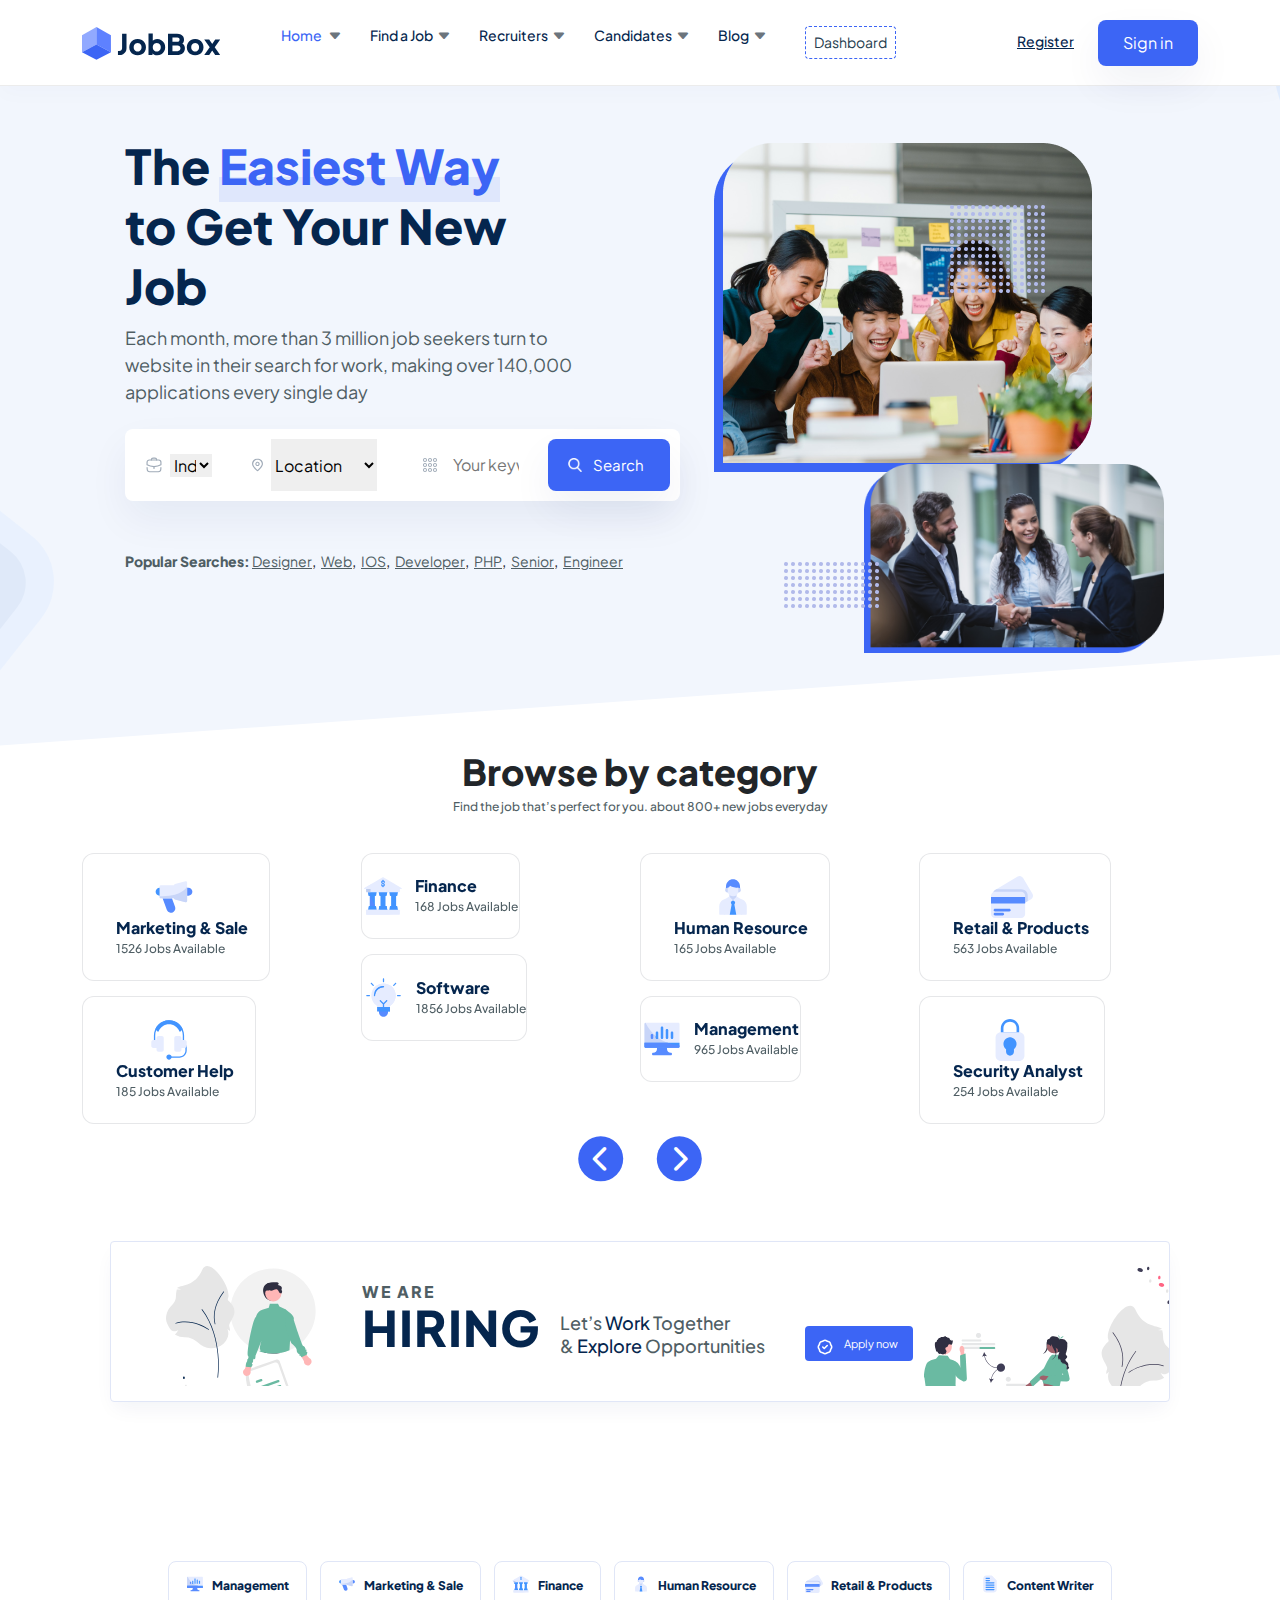
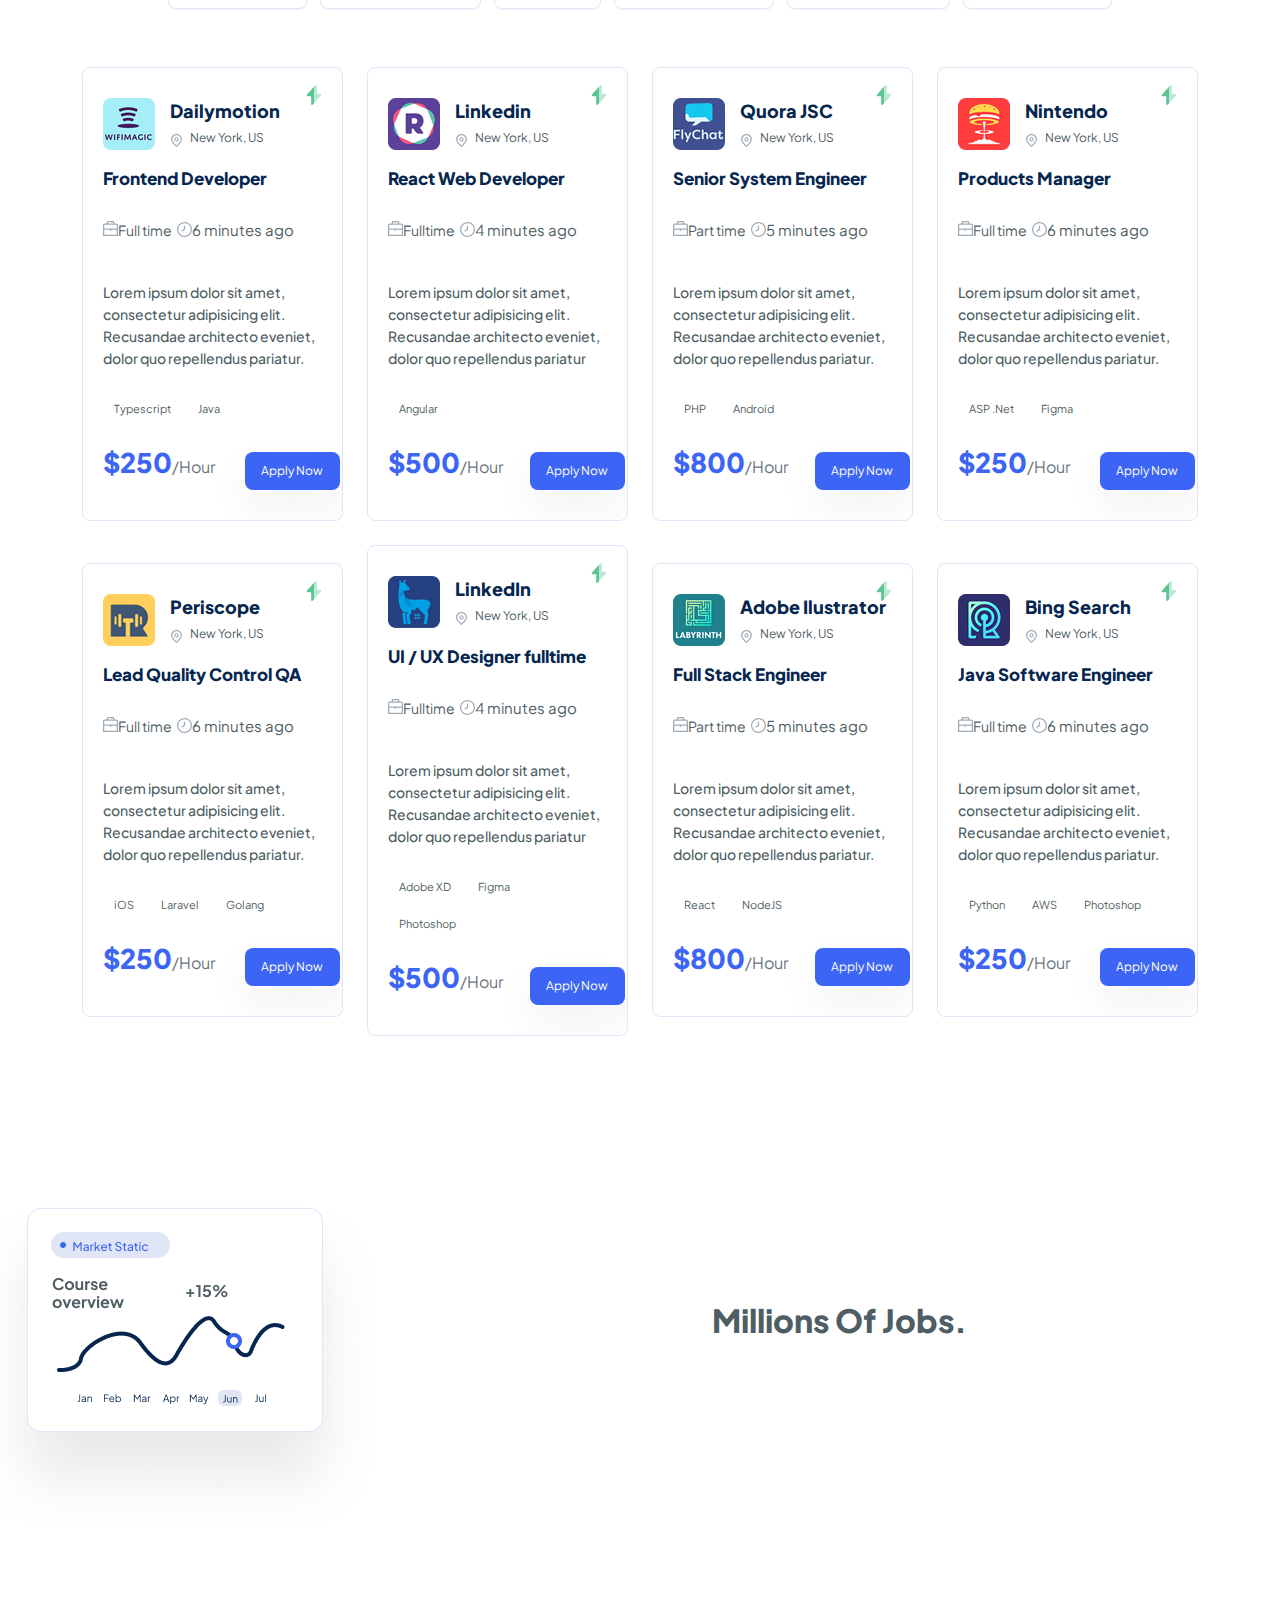
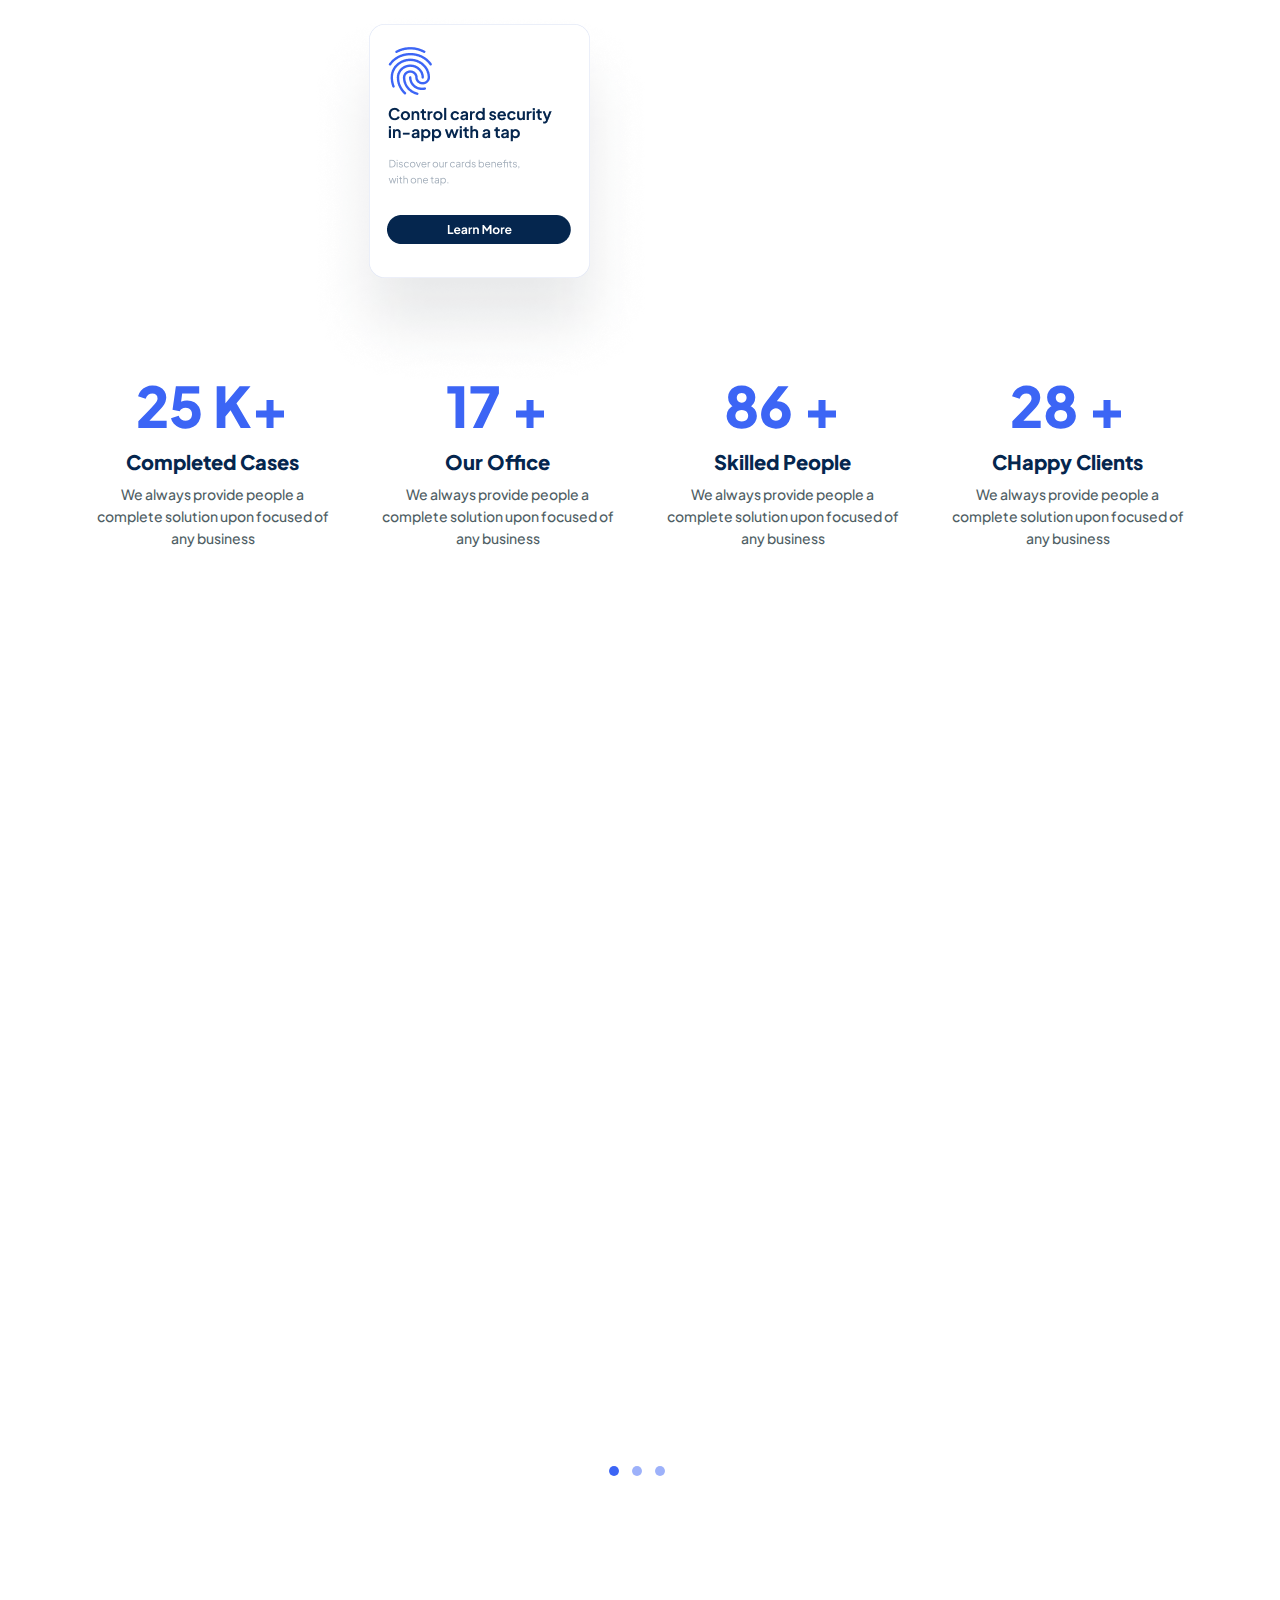
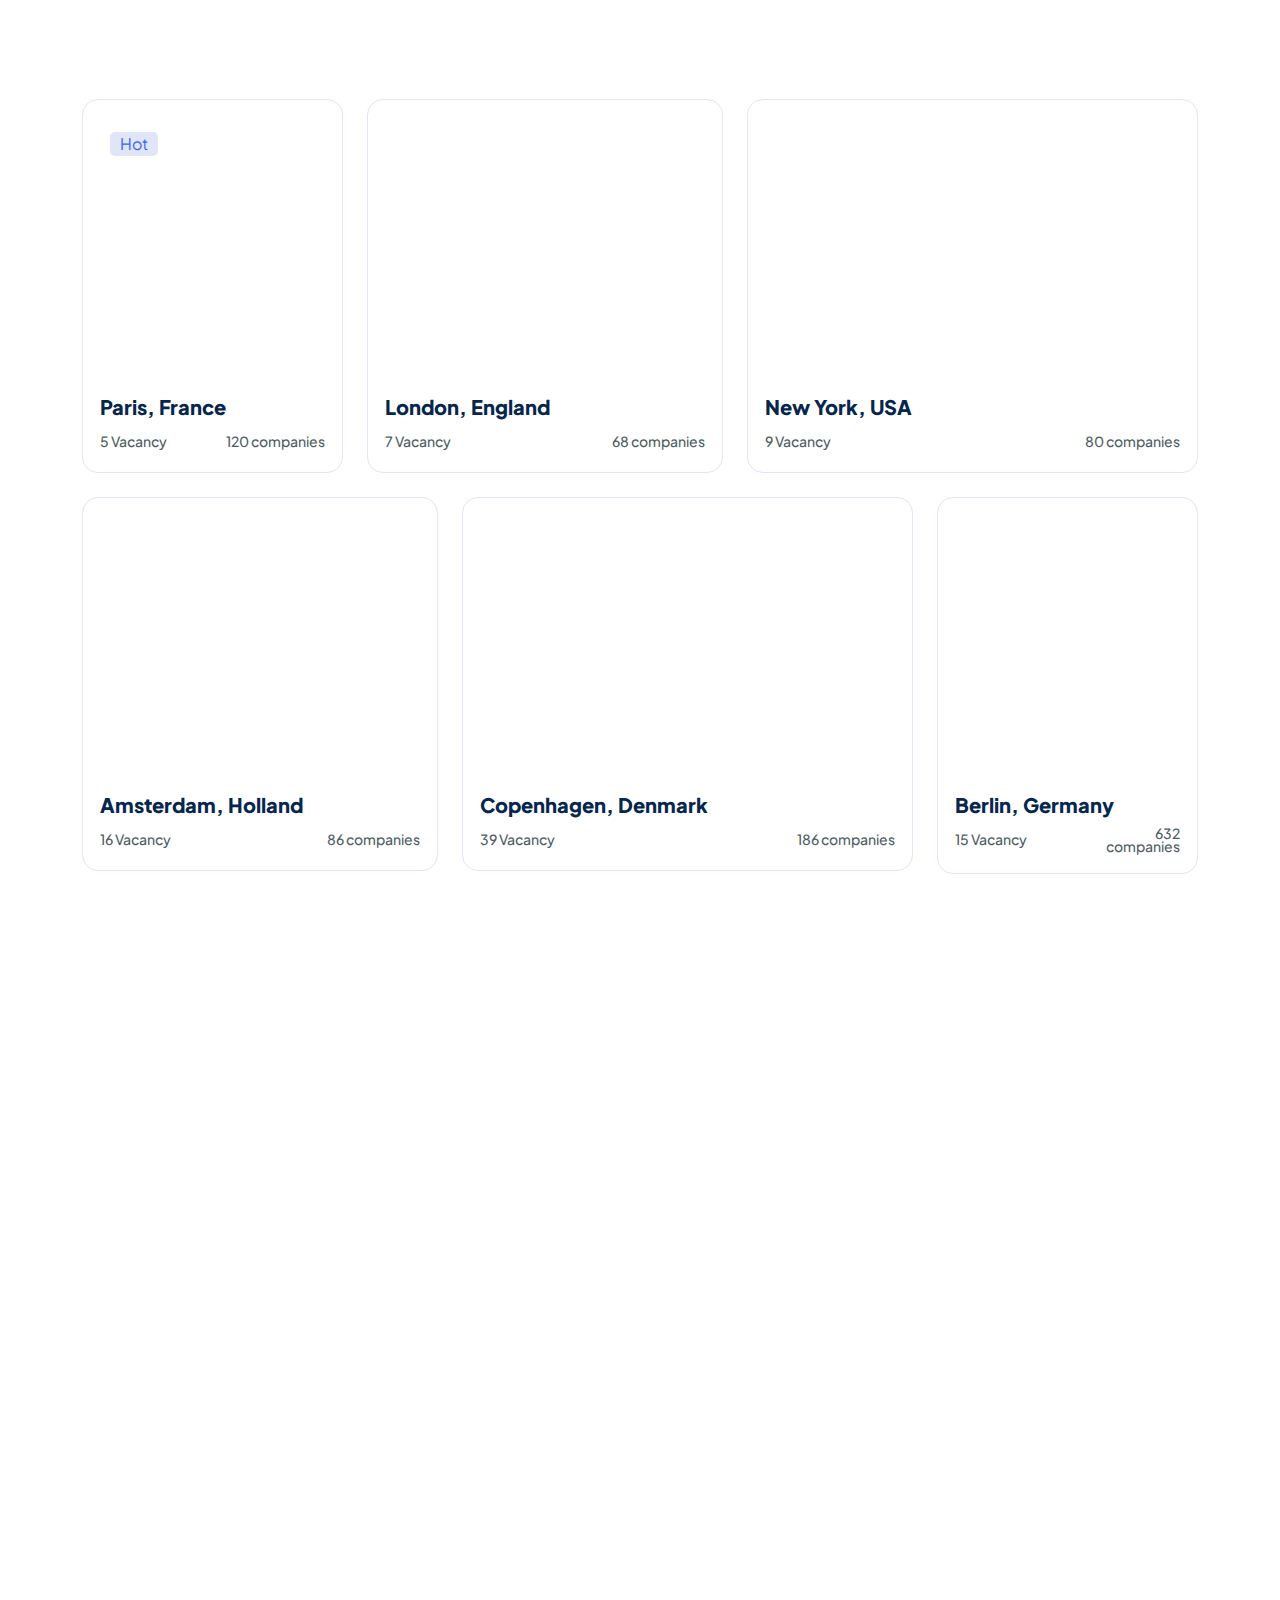
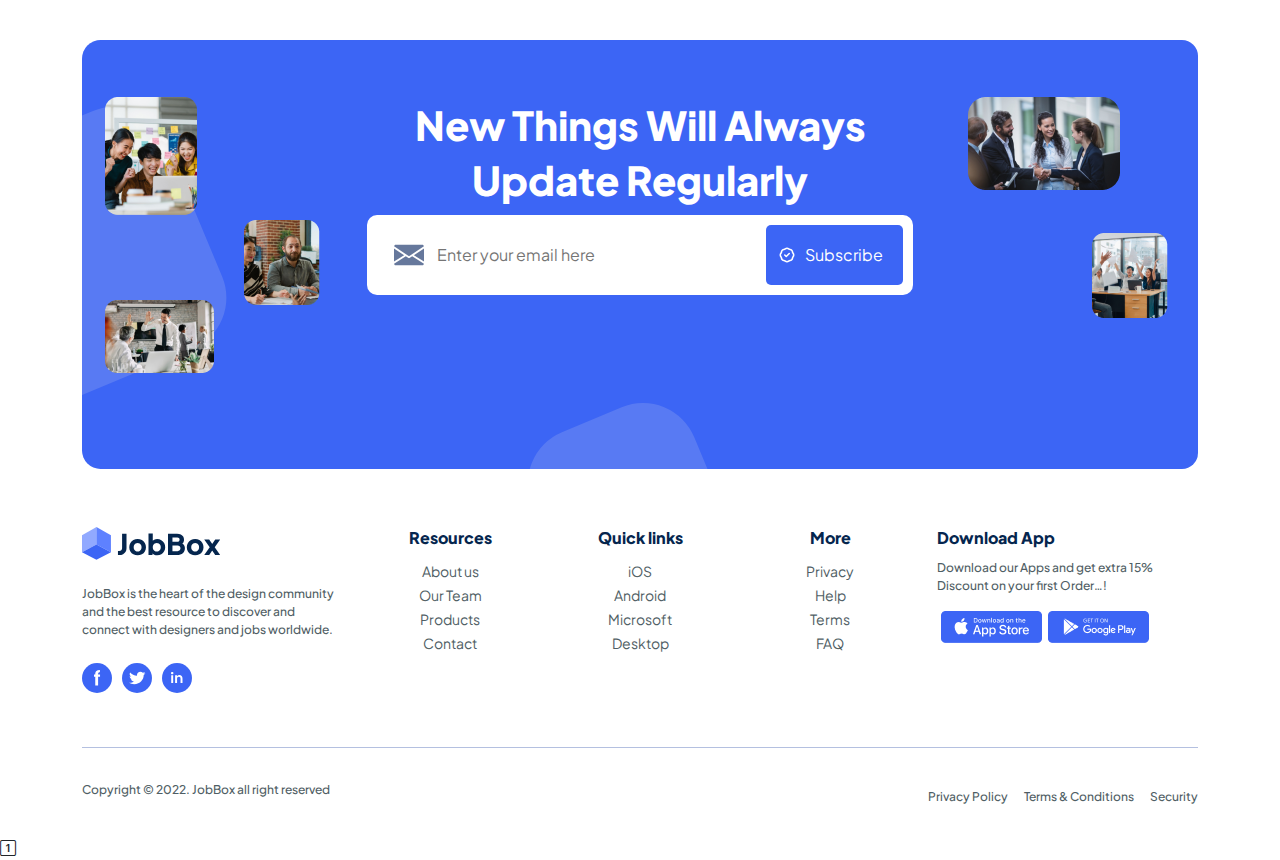
<file: index.html>
<!DOCTYPE html>
<html>

<head>
  <meta charset="UTF-8" />
  <meta name="viewport" content="width=device-width, initial-scale=1.0" />
  <title>JobBox</title>
  <link rel="icon" href="images/jobhub-logo2.png" type="image/icon">
  <link rel="stylesheet" type="text/css" href="css/all.min.css" />
  <link rel="stylesheet" type="text/css" href="fonts/stylesheet.css" />
  <link rel="stylesheet" type="text/css" href="css/bootstrap.min.css" />
  <link rel="stylesheet" type="text/css" href="css/animate.css" />
  <link rel="stylesheet" href="https://cdn.jsdelivr.net/npm/bootstrap-icons@1.9.1/font/bootstrap-icons.css" />
  <link rel="stylesheet" type="text/css" href="css/style.css" />
  <link rel="stylesheet" type="text/css" href="css/min-media.css" />
</head>

<body>

  <!-- offcanvas start -->
 <div class="offcanvas offcanvas-start" id="abc">
  <div class="offcanvas-header">
    <h5 class="offcanvas-title"><a href="index.html"><img src="images/jobhub-logo.svg" class="navbar-brand"
          alt=""></a></h5>
    <button type="button" class="btn-close" data-bs-dismiss="offcanvas"></button>
  </div>
  <div class="offcanvas-body">
    <nav>
      <ul class="m-0 p-0 flex-column d-flex">
        <li class="main-menu-list position-relative float-start">
          <a class="active" href="index.html">Home
            <i class="p-1 text-secondary bi bi-caret-down-fill"></i></a>
          <ul class="sub-menu">
            <li><a href="#">Home 1</a></li>
            <li><a href="#">Home 2</a></li>
            <li><a href="#">Home 3</a></li>
            <li><a href="#">Home 4</a></li>
            <li><a href="#">Home 5</a></li>
            <li><a href="#">Home 6</a></li>
          </ul>
        </li>
        <li class="main-menu-list position-relative float-start">
          <a href="find-job.html">Find a Job<i class="p-1 text-secondary bi bi-caret-down-fill"></i></a>
          <ul class="sub-menu">
            <li><a href="#">Jobs Grid</a></li>
            <li><a href="#">Jobs List</a></li>
            <li><a href="#">Jobs Details</a></li>
            <li><a href="#">Jobs Details 2</a></li>
          </ul>
        </li>
        <li class="main-menu-list position-relative float-start">
          <a href="recruiters.html">Recruiters<i class="p-1 text-secondary bi bi-caret-down-fill"></i></a>
          <ul class="sub-menu">
            <li><a href="#">Recruiters</a></li>
            <li><a href="#">Company Details</a></li>
          </ul>
        </li>
        <li class="main-menu-list position-relative float-start">
          <a href="candidates.html">Candidates<i class="p-1 text-secondary bi bi-caret-down-fill"></i></a>
          <ul class="sub-menu">
            <li><a href="#">Candidates Grid</a></li>
            <li><a href="#">Candidate Details</a></li>
            <li><a href="#">Candidate Profile</a></li>
          </ul>
        </li>
        <li class="main-menu-list position-relative float-start">
          <a href="blog.html">Blog<i class="p-1 text-secondary bi bi-caret-down-fill"></i></a>
          <ul class="sub-menu">
            <li><a href="#">Blog Grid</a></li>
            <li><a href="#">Blog Grid 2</a></li>
            <li><a href="#">Blog Single</a></li>
          </ul>
        </li>
        <li class="dashboard float-start position-relative">
          <a href="#">Dashboard</a>
        </li>
      </ul>
    </nav>
  </div>
</div>
<!-- offcanvas end -->

<!-- header start -->
<header class="p-3 sticky-bar navbar-expand-lg navbar">
  <div class="container">
    <a href="index.html"><img src="images/jobhub-logo.svg" class="navbar-brand" alt=""></a>
    <div class="order-lg-1">
      <button class="navbar-toggler" type="button" data-bs-toggle="offcanvas" data-bs-target="#abc">
        <span class="navbar-toggler-icon"></span>
      </button>
    </div>
    <nav class="collapse navbar-collapse justify-content-center">
      <ul class="m-0 p-0 m-auto">
        <li class="main-menu-list position-relative float-start">
          <a class="active" href="index.html">Home
            <i class="p-1 text-secondary bi bi-caret-down-fill"></i></a>
          <ul class="sub-menu">
            <li><a href="#">Home 1</a></li>
            <li><a href="#">Home 2</a></li>
            <li><a href="#">Home 3</a></li>
            <li><a href="#">Home 4</a></li>
            <li><a href="#">Home 5</a></li>
            <li><a href="#">Home 6</a></li>
          </ul>
        </li>
        <li class="main-menu-list position-relative float-start">
          <a href="find-job.html">Find a Job<i class="p-1 text-secondary bi bi-caret-down-fill"></i></a>
          <ul class="sub-menu">
            <li><a href="#">Jobs Grid</a></li>
            <li><a href="#">Jobs List</a></li>
            <li><a href="#">Jobs Details</a></li>
            <li><a href="#">Jobs Details 2</a></li>
          </ul>
        </li>
        <li class="main-menu-list position-relative float-start">
          <a href="recruiters.html">Recruiters<i class="p-1 text-secondary bi bi-caret-down-fill"></i></a>
          <ul class="sub-menu">
            <li><a href="#">Recruiters</a></li>
            <li><a href="#">Company Details</a></li>
          </ul>
        </li>
        <li class="main-menu-list position-relative float-start">
          <a href="candidates.html">Candidates<i class="p-1 text-secondary bi bi-caret-down-fill"></i></a>
          <ul class="sub-menu">
            <li><a href="#">Candidates Grid</a></li>
            <li><a href="#">Candidate Details</a></li>
            <li><a href="#">Candidate Profile</a></li>
          </ul>
        </li>
        <li class="main-menu-list position-relative float-start">
          <a href="blog.html">Blog<i class="p-1 text-secondary bi bi-caret-down-fill"></i></a>
          <ul class="sub-menu">
            <li><a href="#">Blog Grid</a></li>
            <li><a href="#">Blog Grid 2</a></li>
            <li><a href="#">Blog Single</a></li>
          </ul>
        </li>
        <li class="dashboard float-start position-relative">
          <a href="#">Dashboard</a>
        </li>
      </ul>
      <div class="header-right text-end d-inline-block ms-auto">
        <div class="sign-in">
          <a class="register-text" href="register.html">Register</a><a class="ms-4 sign-in-btn"
            href="signin.html">Sign in</a>
        </div>
      </div>
    </nav>

  </div>
</header>
<!-- header end -->

  <main class="main">
    <div class="bg-homepage1"></div>
    <!-- banner start -->
    <section class="d-inline-block w-100">
      <div class="banner-hero p-0">
        <div class="banner-inner">
          <div class="row">
            <div class="col-xl-8 col-lg-12">
              <div class="block-banner">
                <h1 class="heading-banner wow animate__ animate__fadeInUp animated">
                  The <span class="color-brand-2">Easiest Way</span><br class="d-none d-lg-block" />to Get Your New Job
                </h1>
                <div class="banner-description mt-2 wow animate__ animate__fadeInUp animated" data-wow-delay=".1s">
                  Each month, more than 3 million job seekers turn to
                  <br />website in their search for work, making over 140,000
                  <br />applications every single day
                </div>

                <div class="form-find mt-4 wow animate__ animate__fadeIn animated" data-wow-delay=".2s">
                  <form>
                    <div class="d-flex align-items-center justify-content-center w-100">
                      <label class="me-1">
                        <img src="images/industry.svg" /></label>
                      <select class="form-input mr-10">
                        <option>Industry</option>
                        <option>Software</option>
                        <option>Finance</option>
                        <option>Recruting</option>
                        <option>Management</option>
                        <option>Advertising</option>
                        <option>Development</option>
                      </select>
                    </div>
                    <label class="me-1">
                      <img src="images/location.svg" width="10%" /></label>
                    <select class="form-input mr-10">
                      <option>Location</option>
                      <option>Aland Islands</option>
                      <option>Afghanistan</option>
                      <option>Albania</option>
                      <option>Algeria</option>
                      <option>Andorra</option>
                      <option>Angola</option>
                      <option>Anguilla</option>
                      <option>Antarctica</option>
                      <option>Antigua and Barbuda</option>
                      <option>Argentina</option>
                      <option>Armenia</option>
                    </select>
                    <input class="form-input input-keysearch mr-10" type="text" placeholder="Your keyword... " />
                    <button class="btn">Search</button>
                  </form>
                </div>
                
                <div class="list-tags-banner mt-5 wow animate__ animate__fadeInUp animated" data-wow-delay=".3s">
                  <strong>Popular Searches:</strong><a href="#">Designer</a>,
                  <a href="#">Web</a>, <a href="#">IOS</a>,
                  <a href="#">Developer</a>, <a href="#">PHP</a>,
                  <a href="#">Senior</a>, <a href="#">Engineer</a>
                </div>
              </div>
            </div>
            <div class="col-xl-4 col-lg-12 d-none d-xl-block col-md-6">
              <div class="banner-imgs">
                <div class="block-1 shape-1">
                  <img class="img-responsive" images src="images/banner1.png" />
                </div>
                <div class="block-2 shape-2">
                  <img class="img-responsive" images src="images/banner2.png" />
                </div>
                <div class="block-3 shape-3">
                  <img class="img-responsive" images src="images/icon-top-banner.png" />
                </div>
                <div class="block-4 shape-3">
                  <img class="img-responsive" images src="images/icon-bottom-banner.png" />
                </div>
              </div>
            </div>
          </div>
        </div>
      </div>
    </section>
    <!-- banner end -->

    <!-- cetegory start -->
    <section class="mt-5">
      <div class="d-inline-block w-100 mt-5 wow animate__ animate__fadeIn animated">
        <div class="container">
          <div class="text-center">
            <h2 class="section-title mb-1 wow animate__ animate__fadeInUp">
              Browse by category
            </h2>
            <p class="color-text-paragraph-2 wow animate__ animate__fadeInUp">
              Find the job that’s perfect for you. about 800+ new jobs
              everyday
            </p>
          </div>

          <div id="testimonials" class="carousel slide" data-bs-ride="true">
            <div class="carousel-inner">
              <div class="carousel-item active">
                <div class="box-swiper mt-5">
                  <div class="swiper-container">
                    <div class="swiper-wrapper pb-5 pt-5">
                      <div class="col-12 col-sm-12 col-md-4 col-lg-3">
                        <div class="swiper-slide pe-2">
                          <a href="#">
                            <div class="item-logo">
                              <div class="col-3">
                                <img images src="images/marketing.svg" />
                              </div>
                              <div class="text-info-right">
                                <h4>Marketing & Sale</h4>
                                <p>
                                  1526<span> Jobs Available</span>
                                </p>
                              </div>
                            </div>
                          </a><a href="#">
                            <div class="item-logo">
                              <div class="col-3">
                                <img src="images/customer.svg" />
                              </div>
                              <div class="text-info-right">
                                <h4>Customer Help</h4>
                                <p>
                                  185<span> Jobs Available</span>
                                </p>
                              </div>
                            </div>
                          </a>
                        </div>
                      </div>
                      <div class="col-12 col-sm-12 col-md-4 col-lg-3">
                        <div class="swiper-slide pe-2">
                          <a href="#">
                            <div class="item-logo">
                              <div class="col-3">
                                <img src="images/finance.svg" />
                              </div>
                              <div class="text-info-right">
                                <h4>Finance</h4>
                                <p>
                                  168<span> Jobs Available</span>
                                </p>
                              </div>
                            </div>
                          </a><a href="#">
                            <div class="item-logo">
                              <div class="col-3">
                                <img alt="jobBox" src="images/lightning.svg" />
                              </div>
                              <div class="text-info-right">
                                <h4>Software</h4>
                                <p>
                                  1856<span> Jobs Available</span>
                                </p>
                              </div>
                            </div>
                          </a>
                        </div>
                      </div>
                      <div class="col-12 col-sm-12 col-md-4 col-lg-3">
                        <div class="swiper-slide pe-2">
                          <a href="#">
                            <div class="item-logo">
                              <div class="col-3">
                                <img alt="jobBox" src="images/human.svg" />
                              </div>
                              <div class="text-info-right">
                                <h4>Human Resource</h4>
                                <p>
                                  165<span> Jobs Available</span>
                                </p>
                              </div>
                            </div>
                          </a><a href="#">
                            <div class="item-logo">
                              <div class="col-3">
                                <img alt="jobBox" src="images/management.svg" />
                              </div>
                              <div class="text-info-right">
                                <h4>Management</h4>
                                <p>
                                  965<span> Jobs Available</span>
                                </p>
                              </div>
                            </div>
                          </a>
                        </div>
                      </div>
                      <div class="col-12 col-sm-12 col-md-4 col-lg-3">
                        <div class="swiper-slide pe-2">
                          <a href="#">
                            <div class="item-logo">
                              <div class="col-3">
                                <img alt="jobBox" src="images/retail.svg" />
                              </div>
                              <div class="text-info-right">
                                <h4>Retail & Products</h4>
                                <p>
                                  563<span> Jobs Available</span>
                                </p>
                              </div>
                            </div>
                          </a><a href="#">
                            <div class="item-logo">
                              <div class="col-3">
                                <img alt="jobBox" src="images/security.svg" />
                              </div>
                              <div class="text-info-right">
                                <h4>Security Analyst</h4>
                                <p>
                                  254<span> Jobs Available</span>
                                </p>
                              </div>
                            </div>
                          </a>
                        </div>
                      </div>
                      <div class="col-12 col-sm-12 col-md-4 col-lg-3">
                        <div class="swiper-slide pe-2">
                          <a href="#">
                            <div class="item-logo">
                              <div class="col-3">
                                <img alt="jobBox" src="images/content.svg" />
                              </div>
                              <div class="text-info-right">
                                <h4>Content Writer</h4>
                                <p>
                                  142<span> Jobs Available</span>
                                </p>
                              </div>
                            </div>
                          </a><a href="#">
                            <div class="item-logo">
                              <div class="col-3">
                                <img alt="jobBox" src="images/research.svg" />
                              </div>
                              <div class="text-info-right">
                                <h4>Market Research</h4>
                                <p>
                                  532<span> Jobs Available</span>
                                </p>
                              </div>
                            </div>
                          </a>
                        </div>
                      </div>
                    </div>
                  </div>
                </div>
              </div>
              <div class="carousel-item">
                <div class="box-swiper mt-5">
                  <div class="swiper-container">
                    <div class="swiper-wrapper pb-5 pt-5">
                      <div class="col-12 col-sm-12 col-md-4 col-lg-3">
                        <div class="swiper-slide pe-2">
                          <a href="#">
                            <div class="item-logo">
                              <div class="col-3">
                                <img alt="jobBox" src="images/content.svg" />
                              </div>
                              <div class="text-info-right">
                                <h4>Content Writer</h4>
                                <p>
                                  142<span> Jobs Available</span>
                                </p>
                              </div>
                            </div>
                          </a><a href="#">
                            <div class="item-logo">
                              <div class="col-3">
                                <img alt="jobBox" src="images/research.svg" />
                              </div>
                              <div class="text-info-right">
                                <h4>Market Research</h4>
                                <p>
                                  532<span> Jobs Available</span>
                                </p>
                              </div>
                            </div>
                          </a>
                        </div>
                      </div>
                      <div class="col-12 col-sm-12 col-md-4 col-lg-3">
                        <div class="swiper-slide pe-2">
                          <a href="#">
                            <div class="item-logo">
                              <div class="col-3">
                                <img alt="jobBox" src="images/marketing.svg" />
                              </div>
                              <div class="text-info-right">
                                <h4>Marketing & Sale</h4>
                                <p>
                                  1526<span> Jobs Available</span>
                                </p>
                              </div>
                            </div>
                          </a><a href="#">
                            <div class="item-logo">
                              <div class="col-3">
                                <img alt="jobBox" src="images/customer.svg" />
                              </div>
                              <div class="text-info-right">
                                <h4>Customer Help</h4>
                                <p>
                                  185<span> Jobs Available</span>
                                </p>
                              </div>
                            </div>
                          </a>
                        </div>
                      </div>
                      <div class="col-12 col-sm-12 col-md-4 col-lg-3">
                        <div class="swiper-slide pe-2">
                          <a href="#">
                            <div class="item-logo">
                              <div class="col-3">
                                <img alt="jobBox" src="images/finance.svg" />
                              </div>
                              <div class="text-info-right">
                                <h4>Finance</h4>
                                <p>
                                  168<span> Jobs Available</span>
                                </p>
                              </div>
                            </div>
                          </a><a href="#">
                            <div class="item-logo">
                              <div class="col-3">
                                <img alt="jobBox" src="images/lightning.svg" />
                              </div>
                              <div class="text-info-right">
                                <h4>Software</h4>
                                <p>
                                  1856<span> Jobs Available</span>
                                </p>
                              </div>
                            </div>
                          </a>
                        </div>
                      </div>
                      <div class="col-12 col-sm-12 col-md-4 col-lg-3">
                        <div class="swiper-slide pe-2">
                          <a href="#">
                            <div class="item-logo">
                              <div class="col-3">
                                <img alt="jobBox" src="images/human.svg" />
                              </div>
                              <div class="text-info-right">
                                <h4>Human Resource</h4>
                                <p>
                                  165<span> Jobs Available</span>
                                </p>
                              </div>
                            </div>
                          </a><a href="#">
                            <div class="item-logo">
                              <div class="col-3">
                                <img alt="jobBox" src="images/management.svg" />
                              </div>
                              <div class="text-info-right">
                                <h4>Management</h4>
                                <p>
                                  965<span> Jobs Available</span>
                                </p>
                              </div>
                            </div>
                          </a>
                        </div>
                      </div>
                      <div class="col-12 col-sm-12 col-md-4 col-lg-3">
                        <div class="swiper-slide pe-2">
                          <a href="#">
                            <div class="item-logo">
                              <div class="col-3">
                                <img alt="jobBox" src="images/retail.svg" />
                              </div>
                              <div class="text-info-right">
                                <h4>Retail & Products</h4>
                                <p>
                                  563<span> Jobs Available</span>
                                </p>
                              </div>
                            </div>
                          </a><a href="#">
                            <div class="item-logo">
                              <div class="col-3">
                                <img alt="jobBox" src="images/security.svg" />
                              </div>
                              <div class="text-info-right">
                                <h4>Security Analyst</h4>
                                <p>
                                  254<span> Jobs Available</span>
                                </p>
                              </div>
                            </div>
                          </a>
                        </div>
                      </div>
                    </div>
                  </div>
                </div>
              </div>
              <div class="carousel-item">
                <div class="box-swiper mt-5">
                  <div class="swiper-container">
                    <div class="swiper-wrapper pb-5 pt-5">
                      <div class="col-12 col-sm-12 col-md-4 col-lg-3">
                        <div class="swiper-slide pe-2">
                          <a href="#">
                            <div class="item-logo">
                              <div class="col-3">
                                <img alt="jobBox" src="images/content.svg" />
                              </div>
                              <div class="text-info-right">
                                <h4>Content Writer</h4>
                                <p>
                                  142<span> Jobs Available</span>
                                </p>
                              </div>
                            </div>
                          </a><a href="#">
                            <div class="item-logo">
                              <div class="col-3">
                                <img alt="jobBox" src="images/research.svg" />
                              </div>
                              <div class="text-info-right">
                                <h4>Market Research</h4>
                                <p>
                                  532<span> Jobs Available</span>
                                </p>
                              </div>
                            </div>
                          </a>
                        </div>
                      </div>
                      <div class="col-12 col-sm-12 col-md-4 col-lg-3">
                        <div class="swiper-slide pe-2">
                          <a href="#">
                            <div class="item-logo">
                              <div class="col-3">
                                <img alt="jobBox" src="images/marketing.svg" />
                              </div>
                              <div class="text-info-right">
                                <h4>Marketing & Sale</h4>
                                <p>
                                  1526<span> Jobs Available</span>
                                </p>
                              </div>
                            </div>
                          </a><a href="#">
                            <div class="item-logo">
                              <div class="col-3">
                                <img alt="jobBox" src="images/customer.svg" />
                              </div>
                              <div class="text-info-right">
                                <h4>Customer Help</h4>
                                <p>
                                  185<span> Jobs Available</span>
                                </p>
                              </div>
                            </div>
                          </a>
                        </div>
                      </div>
                      <div class="col-12 col-sm-12 col-md-4 col-lg-3">
                        <div class="swiper-slide pe-2">
                          <a href="#">
                            <div class="item-logo">
                              <div class="col-3">
                                <img alt="jobBox" src="images/finance.svg" />
                              </div>
                              <div class="text-info-right">
                                <h4>Finance</h4>
                                <p>
                                  168<span> Jobs Available</span>
                                </p>
                              </div>
                            </div>
                          </a><a href="#">
                            <div class="item-logo">
                              <div class="col-3">
                                <img alt="jobBox" src="images/lightning.svg" />
                              </div>
                              <div class="text-info-right">
                                <h4>Software</h4>
                                <p>
                                  1856<span> Jobs Available</span>
                                </p>
                              </div>
                            </div>
                          </a>
                        </div>
                      </div>
                      <div class="col-12 col-sm-12 col-md-4 col-lg-3">
                        <div class="swiper-slide pe-2">
                          <a href="#">
                            <div class="item-logo">
                              <div class="col-3">
                                <img alt="jobBox" src="images/human.svg" />
                              </div>
                              <div class="text-info-right">
                                <h4>Human Resource</h4>
                                <p>
                                  165<span> Jobs Available</span>
                                </p>
                              </div>
                            </div>
                          </a><a href="#">
                            <div class="item-logo">
                              <div class="col-3">
                                <img alt="jobBox" src="images/management.svg" />
                              </div>
                              <div class="text-info-right">
                                <h4>Management</h4>
                                <p>
                                  965<span> Jobs Available</span>
                                </p>
                              </div>
                            </div>
                          </a>
                        </div>
                      </div>
                      <div class="col-12 col-sm-12 col-md-4 col-lg-3">
                        <div class="swiper-slide pe-2">
                          <a href="#">
                            <div class="item-logo">
                              <div class="col-3">
                                <img alt="jobBox" src="images/retail.svg" />
                              </div>
                              <div class="text-info-right">
                                <h4>Retail & Products</h4>
                                <p>
                                  563<span> Jobs Available</span>
                                </p>
                              </div>
                            </div>
                          </a><a href="#">
                            <div class="item-logo">
                              <div class="col-3">
                                <img alt="jobBox" src="images/security.svg" />
                              </div>
                              <div class="text-info-right">
                                <h4>Security Analyst</h4>
                                <p>
                                  254<span> Jobs Available</span>
                                </p>
                              </div>
                            </div>
                          </a>
                        </div>
                      </div>
                    </div>
                  </div>
                </div>
              </div>
            </div>
            <button class="carousel-control-prev" type="button" data-bs-target="#testimonials" data-bs-slide="prev">
              <span><i class="fa-solid fa-chevron-left"></i></span>
              <span class="visually-hidden">Previous</span>
            </button>
            <button class="carousel-control-next" type="button" data-bs-target="#testimonials" data-bs-slide="next">
              <span><i class="fa-solid fa-chevron-right"></i></span>
              <span class="visually-hidden">Next</span>
            </button>
          </div>
        </div>
      </div>
    </section>
    <!-- cetegory end -->

    <!-- ad start -->
    <div class="mb-3 mt-5">
      <div class="container">
        <div class="box-we-hiring">
          <div class="text-1"><span class="text-we-are">We are</span><span class="text-hiring">Hiring</span></div>
          <div class="text-2">Let’s <span class="color-brand-1">Work</span> Together<br> & <span
              class="color-brand-1">Explore</span> Opportunities</div>
          <div class="text-3">
            <div class="btn" data-bs-toggle="modal" data-bs-target="#applyform" data-bs-dismiss="modal">Apply now</div>
          </div>
        </div>
      </div>
    </div>
    <!-- ad modal start -->
    <div class="modal fade show" id="applyform">
      <div class="modal-dialog modal-lg">
        <div class="modal-content">
          <button class="btn-close" type="button" data-bs-dismiss="modal" aria-label="Close"></button>
          <div class="modal-body ps-4 pe-4 pt-5">
            <div class="text-center">
              <p class="text-brand-2">Job Application </p>
              <h2 class="mt-1 fw-semibold mb-1 text-capitalize">Start your career today</h2>
              <p class="text-muted mb-3">Please fill in your information and send it to the employer. </p>
            </div>
            <form class="login-register text-start mt-2 pb-3">
              <div class="form-group">
                <label class="form-label">Full Name *</label>
                <input class="form-control" type="text" required="" name="fullname" placeholder="Name">
              </div>
              <div class="form-group">
                <label class="form-label">Email *</label>
                <input class="form-control" type="email" required="" name="emailaddress"
                  placeholder="example000@gmail.com">
              </div>
              <div class="form-group">
                <label class="form-label">Contact Number *</label>
                <input class="form-control" type="text" required="" name="phone" placeholder="(+91) 00000 00000">
              </div>
              <div class="form-group">
                <label class="form-label">Description</label>
                <input class="form-control" type="text" required="" name="Description"
                  placeholder="Your description...">
              </div>
              <div class="form-group">
                <label class="form-label">Upload Resume</label>
                <input class="form-control" name="resume" type="file">
              </div>
              <div class="login-footer form-group d-flex justify-content-between">
                <label class="cb-container">
                  <input type="checkbox"><span class="text-small">Agree our terms and policy</span><span
                    class="checkmark"></span>
                </label><a class="text-muted" href="#">Lean more</a>
              </div>
              <div class="form-group">
                <button class="btn w-100" type="submit" name="login">Apply Job</button>
              </div>
              <div class="text-muted text-center support">Do you need support? <a href="#">Contact Us</a></div>
            </form>
          </div>
        </div>
      </div>
    </div>
    <!-- ad modal end -->
    <!-- ad end  -->

    <!-- jobs start -->
    <section class="section-box mt-5">
      <div class="container">
        <div class="text-center">
          <h2 class="section-title mb-10 wow animate__ animate__fadeInUp animated"
            style="visibility: visible; animation-name: fadeInUp;">Jobs of the day</h2>
          <p class="color-text-paragraph-2 wow animate__ animate__fadeInUp animated"
            style="visibility: visible; animation-name: fadeInUp;">Search and connect with the right candidates faster.
          </p>
          <div class="list-tabs mt-4">
            <ul class="nav nav-tabs" role="tablist">
              <li><a class="active" id="nav-tab-job-1" href="#tab-job-1" data-bs-toggle="tab" role="tab"
                  aria-controls="tab-job-1" aria-selected="false"><img src="images/management.svg" alt="jobBox">
                  Management</a></li>
              <li><a id="nav-tab-job-2" href="#tab-job-2" data-bs-toggle="tab" role="tab" aria-controls="tab-job-2"
                  aria-selected="false"><img src="images/marketing.svg" alt="jobBox"> Marketing & Sale</a></li>
              <li><a id="nav-tab-job-3" href="#tab-job-3" data-bs-toggle="tab" role="tab" aria-controls="tab-job-3"
                  aria-selected="true"><img src="images/finance.svg" alt="jobBox"> Finance</a></li>
              <li><a id="nav-tab-job-4" href="#tab-job-4" data-bs-toggle="tab" role="tab" aria-controls="tab-job-4"
                  aria-selected="false"><img src="images/human.svg" alt="jobBox"> Human Resource</a></li>
              <li><a id="nav-tab-job-5" href="#tab-job-5" data-bs-toggle="tab" role="tab" aria-controls="tab-job-5"
                  aria-selected="false"><img src="images/retail.svg" alt="jobBox"> Retail & Products</a></li>
              <li><a id="nav-tab-job-6" href="#tab-job-6" data-bs-toggle="tab" role="tab" aria-controls="tab-job-6"
                  aria-selected="false"><img src="images/content.svg" alt="jobBox"> Content Writer</a></li>
            </ul>
          </div>
        </div>
        <div class="mt-5">
          <div class="tab-content" id="myTabContent-1">
            <div class="tab-pane fade active show" id="tab-job-3" aria-labelledby="tab-job-3">
              <div class="row justify-content-center align-items-center">
                <div class="col-xl-3 col-lg-4 col-md-6 col-sm-12 col-12">
                  <div class="card-grid-2">
                    <div class="image-left"><span class="flash"></span>
                      <div class="image-box"><img src="images/brand-4.png" alt="jobBox"></div>
                      <div class="right-info"><a class="name-job" href="#">Dailymotion</a><span
                          class="location-small">New York, US</span></div>
                    </div>
                    <div class="card-block-info">
                      <h6><a href="#">Frontend Developer</a></h6>
                      <div><span class="card-briefcase">Full time</span><span class="card-time">6<span> minutes
                            ago</span></span></div>
                      <p class="color-text-paragraph mt-15">Lorem ipsum dolor sit amet, consectetur adipisicing elit.
                        Recusandae architecto eveniet, dolor quo repellendus pariatur.</p>
                      <div class="mt-3"><a class="btn" href="jobs-grid.html">Typescript</a><a class="btn"
                          href="jobs-grid.html">Java</a>
                      </div>
                      <div class="card-2-bottom ">
                        <div class="row">
                          <div class="col-lg-7 col-7"><span class="card-text-price">$250</span><span
                              class="text-muted">/Hour</span></div>
                          <div class="col-lg-5 col-5 text-end">
                            <div class="btn btn-apply-now" data-bs-toggle="modal" data-bs-target="#ModalApplyJobForm">
                              Apply now</div>
                          </div>
                        </div>
                      </div>
                    </div>
                  </div>
                </div>

                <div class="col-xl-3 col-lg-4 col-md-6 col-sm-12 col-12">
                  <div class="card-grid-2 hover-up">
                    <div class="image-left"><span class="flash"></span>
                      <div class="image-box"><img src="images/brand-5.png" alt="jobBox"></div>
                      <div class="right-info"><a class="name-job" href="#">Linkedin</a><span class="location-small">New
                          York, US</span></div>
                    </div>
                    <div class="card-block-info">
                      <h6><a href="#">React Web Developer</a></h6>
                      <div><span class="card-briefcase">Fulltime</span><span class="card-time">4<span> minutes
                            ago</span></span></div>
                      <p class="color-text-paragraph mt-15">Lorem ipsum dolor sit amet, consectetur adipisicing elit.
                        Recusandae architecto eveniet, dolor quo repellendus pariatur</p>
                      <div><a class="btn" href="jobs-grid.html">Angular</a>
                      </div>
                      <div class="card-2-bottom ">
                        <div class="row">
                          <div class="col-lg-7 col-7"><span class="card-text-price">$500</span><span
                              class="text-muted">/Hour</span></div>
                          <div class="col-lg-5 col-5 text-end">
                            <div class="btn btn-apply-now" data-bs-toggle="modal" data-bs-target="#ModalApplyJobForm">
                              Apply now</div>
                          </div>
                        </div>
                      </div>
                    </div>
                  </div>
                </div>
                
                <div class="col-xl-3 col-lg-4 col-md-6 col-sm-12 col-12">
                  <div class="card-grid-2 hover-up">
                    <div class="image-left"><span class="flash"></span>
                      <div class="image-box"><img src="images/brand-6.png" alt="jobBox"></div>
                      <div class="right-info"><a class="name-job" href="#">Quora JSC</a><span class="location-small">New
                          York, US</span></div>
                    </div>
                    <div class="card-block-info">
                      <h6><a href="#">Senior System Engineer</a></h6>
                      <div><span class="card-briefcase">Part time</span><span class="card-time">5<span> minutes
                            ago</span></span></div>
                      <p class="color-text-paragraph mt-15">Lorem ipsum dolor sit amet, consectetur adipisicing elit.
                        Recusandae architecto eveniet, dolor quo repellendus pariatur.</p>
                      <div><a class="btn" href="#">PHP</a><a class="btn" href="#">Android</a>
                      </div>
                      <div class="card-2-bottom ">
                        <div class="row">
                          <div class="col-lg-7 col-7"><span class="card-text-price">$800</span><span
                              class="text-muted">/Hour</span></div>
                          <div class="col-lg-5 col-5 text-end">
                            <div class="btn btn-apply-now" data-bs-toggle="modal" data-bs-target="#ModalApplyJobForm">
                              Apply now</div>
                          </div>
                        </div>
                      </div>
                    </div>
                  </div>
                </div>
                <div class="col-xl-3 col-lg-4 col-md-6 col-sm-12 col-12">
                  <div class="card-grid-2 hover-up">
                    <div class="image-left"><span class="flash"></span>
                      <div class="image-box"><img src="images/brand-7.png" alt="jobBox"></div>
                      <div class="right-info"><a class="name-job" href="#">Nintendo</a><span class="location-small">New
                          York, US</span></div>
                    </div>
                    <div class="card-block-info">
                      <h6><a href="#">Products Manager</a></h6>
                      <div><span class="card-briefcase">Full time</span><span class="card-time">6<span> minutes
                            ago</span></span></div>
                      <p class="color-text-paragraph mt-15">Lorem ipsum dolor sit amet, consectetur adipisicing elit.
                        Recusandae architecto eveniet, dolor quo repellendus pariatur.</p>
                      <div><a class="btn" href="#">ASP .Net</a><a class="btn" href="#">Figma</a>
                      </div>
                      <div class="card-2-bottom ">
                        <div class="row">
                          <div class="col-lg-7 col-7"><span class="card-text-price">$250</span><span
                              class="text-muted">/Hour</span></div>
                          <div class="col-lg-5 col-5 text-end">
                            <div class="btn btn-apply-now" data-bs-toggle="modal" data-bs-target="#ModalApplyJobForm">
                              Apply now</div>
                          </div>
                        </div>
                      </div>
                    </div>
                  </div>
                </div>
                <div class="col-xl-3 col-lg-4 col-md-6 col-sm-12 col-12">
                  <div class="card-grid-2 hover-up">
                    <div class="image-left"><span class="flash"></span>
                      <div class="image-box"><img src="images/brand-8.png" alt="jobBox"></div>
                      <div class="right-info"><a class="name-job" href="#">Periscope</a><span class="location-small">New
                          York, US</span></div>
                    </div>
                    <div class="card-block-info">
                      <h6><a href="#">Lead Quality Control QA</a></h6>
                      <div><span class="card-briefcase">Full time</span><span class="card-time">6<span> minutes
                            ago</span></span></div>
                      <p class="color-text-paragraph mt-15">Lorem ipsum dolor sit amet, consectetur adipisicing elit.
                        Recusandae architecto eveniet, dolor quo repellendus pariatur.</p>
                      <div><a class="btn" href="#">iOS</a><a class="btn" href="#">Laravel</a><a class="btn"
                          href="#">Golang</a>
                      </div>
                      <div class="card-2-bottom ">
                        <div class="row">
                          <div class="col-lg-7 col-7"><span class="card-text-price">$250</span><span
                              class="text-muted">/Hour</span></div>
                          <div class="col-lg-5 col-5 text-end">
                            <div class="btn btn-apply-now" data-bs-toggle="modal" data-bs-target="#ModalApplyJobForm">
                              Apply now</div>
                          </div>
                        </div>
                      </div>
                    </div>
                  </div>
                </div>
                <div class="col-xl-3 col-lg-4 col-md-6 col-sm-12 col-12">
                  <div class="card-grid-2 hover-up">
                    <div class="image-left"><span class="flash"></span>
                      <div class="image-box"><img src="images/brand-1.png" alt="jobBox"></div>
                      <div class="right-info"><a class="name-job" href="#">LinkedIn</a><span class="location-small">New
                          York, US</span></div>
                    </div>
                    <div class="card-block-info">
                      <h6><a href="#">UI / UX Designer fulltime</a></h6>
                      <div><span class="card-briefcase">Fulltime</span><span class="card-time">4<span> minutes
                            ago</span></span></div>
                      <p class="color-text-paragraph mt-15">Lorem ipsum dolor sit amet, consectetur adipisicing elit.
                        Recusandae architecto eveniet, dolor quo repellendus pariatur</p>
                      <div><a class="btn" href="jobs-grid.html">Adobe XD</a><a class="btn"
                          href="jobs-grid.html">Figma</a><a class="btn" href="jobs-grid.html">Photoshop</a>
                      </div>
                      <div class="card-2-bottom ">
                        <div class="row">
                          <div class="col-lg-7 col-7"><span class="card-text-price">$500</span><span
                              class="text-muted">/Hour</span></div>
                          <div class="col-lg-5 col-5 text-end">
                            <div class="btn btn-apply-now" data-bs-toggle="modal" data-bs-target="#ModalApplyJobForm">
                              Apply now</div>
                          </div>
                        </div>
                      </div>
                    </div>
                  </div>
                </div>
                <div class="col-xl-3 col-lg-4 col-md-6 col-sm-12 col-12">
                  <div class="card-grid-2 hover-up">
                    <div class="image-left"><span class="flash"></span>
                      <div class="image-box"><img src="images/brand-2.png" alt="jobBox"></div>
                      <div class="right-info"><a class="name-job" href="#">Adobe Ilustrator</a><span
                          class="location-small">New York, US</span></div>
                    </div>
                    <div class="card-block-info">
                      <h6><a href="#">Full Stack Engineer</a></h6>
                      <div><span class="card-briefcase">Part time</span><span class="card-time">5<span> minutes
                            ago</span></span></div>
                      <p class="color-text-paragraph mt-15">Lorem ipsum dolor sit amet, consectetur adipisicing elit.
                        Recusandae architecto eveniet, dolor quo repellendus pariatur.</p>
                      <div><a class="btn" href="jobs-grid.html">React</a><a class="btn" href="jobs-grid.html">NodeJS</a>
                      </div>
                      <div class="card-2-bottom ">
                        <div class="row">
                          <div class="col-lg-7 col-7"><span class="card-text-price">$800</span><span
                              class="text-muted">/Hour</span></div>
                          <div class="col-lg-5 col-5 text-end">
                            <div class="btn btn-apply-now" data-bs-toggle="modal" data-bs-target="#ModalApplyJobForm">
                              Apply now</div>
                          </div>
                        </div>
                      </div>
                    </div>
                  </div>
                </div>
                <div class="col-xl-3 col-lg-4 col-md-6 col-sm-12 col-12">
                  <div class="card-grid-2 hover-up">
                    <div class="image-left"><span class="flash"></span>
                      <div class="image-box"><img src="images/brand-3.png" alt="jobBox"></div>
                      <div class="right-info"><a class="name-job" href="#">Bing Search</a><span
                          class="location-small">New York, US</span></div>
                    </div>
                    <div class="card-block-info">
                      <h6><a href="#">Java Software Engineer</a></h6>
                      <div><span class="card-briefcase">Full time</span><span class="card-time">6<span> minutes
                            ago</span></span></div>
                      <p class="color-text-paragraph mt-15">Lorem ipsum dolor sit amet, consectetur adipisicing elit.
                        Recusandae architecto eveniet, dolor quo repellendus pariatur.</p>
                      <div><a class="btn" href="jobs-grid.html">Python</a><a class="btn" href="jobs-grid.html">AWS</a><a
                          class="btn" href="jobs-grid.html">Photoshop</a>
                      </div>
                      <div class="card-2-bottom ">
                        <div class="row">
                          <div class="col-lg-7 col-7"><span class="card-text-price">$250</span><span
                              class="text-muted">/Hour</span></div>
                          <div class="col-lg-5 col-5 text-end">
                            <div class="btn btn-apply-now" data-bs-toggle="modal" data-bs-target="#ModalApplyJobForm">
                              Apply now</div>
                          </div>
                        </div>
                      </div>
                    </div>
                  </div>
                </div>
              </div>
            </div>
            <div class="tab-pane fade" id="tab-job-1" aria-labelledby="tab-job-1">
              <div class="row">
                <div class="col-xl-3 col-lg-4 col-md-6 col-sm-12 col-12">
                  <div class="card-grid-2 hover-up">
                    <div class="image-left"><span class="flash"></span>
                      <div class="image-box"><img src="images/brand-1.png" alt="jobBox"></div>
                      <div class="right-info"><a class="name-job" href="#">LinkedIn</a><span class="location-small">New
                          York, US</span></div>
                    </div>
                    <div class="card-block-info">
                      <h6><a href="#">UI / UX Designer fulltime</a></h6>
                      <div><span class="card-briefcase">Fulltime</span><span class="card-time">4<span> minutes
                            ago</span></span></div>
                      <p class="color-text-paragraph mt-15">Lorem ipsum dolor sit amet, consectetur adipisicing elit.
                        Recusandae architecto eveniet, dolor quo repellendus pariatur</p>
                      <div><a class="btn" href="#">Adobe XD</a><a class="btn" href="jobs-grid.html">Figma</a><a
                          class="btn" href="jobs-grid.html">Photoshop</a>
                      </div>
                      <div class="card-2-bottom ">
                        <div class="row">
                          <div class="col-lg-7 col-7"><span class="card-text-price">$500</span><span
                              class="text-muted">/Hour</span></div>
                          <div class="col-lg-5 col-5 text-end">
                            <div class="btn btn-apply-now" data-bs-toggle="modal" data-bs-target="#ModalApplyJobForm">
                              Apply now</div>
                          </div>
                        </div>
                      </div>
                    </div>
                  </div>
                </div>
                <div class="col-xl-3 col-lg-4 col-md-6 col-sm-12 col-12">
                  <div class="card-grid-2 hover-up">
                    <div class="image-left"><span class="flash"></span>
                      <div class="image-box"><img src="images/brand-2.png" alt="jobBox"></div>
                      <div class="right-info"><a class="name-job" href="#">Adobe Ilustrator</a><span
                          class="location-small">New York, US</span></div>
                    </div>
                    <div class="card-block-info">
                      <h6><a href="#">Full Stack Engineer</a></h6>
                      <div><span class="card-briefcase">Part time</span><span class="card-time">5<span> minutes
                            ago</span></span></div>
                      <p class="color-text-paragraph mt-15">Lorem ipsum dolor sit amet, consectetur adipisicing elit.
                        Recusandae architecto eveniet, dolor quo repellendus pariatur.</p>
                      <div><a class="btn" href="jobs-grid.html">React</a><a class="btn" href="jobs-grid.html">NodeJS</a>
                      </div>
                      <div class="card-2-bottom ">
                        <div class="row">
                          <div class="col-lg-7 col-7"><span class="card-text-price">$800</span><span
                              class="text-muted">/Hour</span></div>
                          <div class="col-lg-5 col-5 text-end">
                            <div class="btn btn-apply-now" data-bs-toggle="modal" data-bs-target="#ModalApplyJobForm">
                              Apply now</div>
                          </div>
                        </div>
                      </div>
                    </div>
                  </div>
                </div>
                <div class="col-xl-3 col-lg-4 col-md-6 col-sm-12 col-12">
                  <div class="card-grid-2 hover-up">
                    <div class="image-left"><span class="flash"></span>
                      <div class="image-box"><img src="images/brand-3.png" alt="jobBox"></div>
                      <div class="right-info"><a class="name-job" href="#">Bing Search</a><span
                          class="location-small">New York, US</span></div>
                    </div>
                    <div class="card-block-info">
                      <h6><a href="#">Java Software Engineer</a></h6>
                      <div><span class="card-briefcase">Full time</span><span class="card-time">6<span> minutes
                            ago</span></span></div>
                      <p class="color-text-paragraph mt-15">Lorem ipsum dolor sit amet, consectetur adipisicing elit.
                        Recusandae architecto eveniet, dolor quo repellendus pariatur.</p>
                      <div><a class="btn" href="jobs-grid.html">Python</a><a class="btn" href="jobs-grid.html">AWS</a><a
                          class="btn" href="jobs-grid.html">Photoshop</a>
                      </div>
                      <div class="card-2-bottom ">
                        <div class="row">
                          <div class="col-lg-7 col-7"><span class="card-text-price">$250</span><span
                              class="text-muted">/Hour</span></div>
                          <div class="col-lg-5 col-5 text-end">
                            <div class="btn btn-apply-now" data-bs-toggle="modal" data-bs-target="#ModalApplyJobForm">
                              Apply now</div>
                          </div>
                        </div>
                      </div>
                    </div>
                  </div>
                </div>
                <div class="col-xl-3 col-lg-4 col-md-6 col-sm-12 col-12">
                  <div class="card-grid-2 hover-up">
                    <div class="image-left"><span class="flash"></span>
                      <div class="image-box"><img src="images/brand-4.png" alt="jobBox"></div>
                      <div class="right-info"><a class="name-job" href="#">Dailymotion</a><span
                          class="location-small">New York, US</span></div>
                    </div>
                    <div class="card-block-info">
                      <h6><a href="#">Frontend Developer</a></h6>
                      <div><span class="card-briefcase">Full time</span><span class="card-time">6<span> minutes
                            ago</span></span></div>
                      <p class="color-text-paragraph mt-15">Lorem ipsum dolor sit amet, consectetur adipisicing elit.
                        Recusandae architecto eveniet, dolor quo repellendus pariatur.</p>
                      <div><a class="btn" href="jobs-grid.html">Typescript</a><a class="btn"
                          href="jobs-grid.html">Java</a>
                      </div>
                      <div class="card-2-bottom ">
                        <div class="row">
                          <div class="col-lg-7 col-7"><span class="card-text-price">$250</span><span
                              class="text-muted">/Hour</span></div>
                          <div class="col-lg-5 col-5 text-end">
                            <div class="btn btn-apply-now" data-bs-toggle="modal" data-bs-target="#ModalApplyJobForm">
                              Apply now</div>
                          </div>
                        </div>
                      </div>
                    </div>
                  </div>
                </div>
                <div class="col-xl-3 col-lg-4 col-md-6 col-sm-12 col-12">
                  <div class="card-grid-2 hover-up">
                    <div class="image-left"><span class="flash"></span>
                      <div class="image-box"><img src="images/brand-5.png" alt="jobBox"></div>
                      <div class="right-info"><a class="name-job" href="#">Linkedin</a><span class="location-small">New
                          York, US</span></div>
                    </div>
                    <div class="card-block-info">
                      <h6><a href="#">React Native Web Developer</a></h6>
                      <div><span class="card-briefcase">Fulltime</span><span class="card-time">4<span> minutes
                            ago</span></span></div>
                      <p class="color-text-paragraph mt-15">Lorem ipsum dolor sit amet, consectetur adipisicing elit.
                        Recusandae architecto eveniet, dolor quo repellendus pariatur</p>
                      <div><a class="btn" href="jobs-grid.html">Angular</a>
                      </div>
                      <div class="card-2-bottom ">
                        <div class="row">
                          <div class="col-lg-7 col-7"><span class="card-text-price">$500</span><span
                              class="text-muted">/Hour</span></div>
                          <div class="col-lg-5 col-5 text-end">
                            <div class="btn btn-apply-now" data-bs-toggle="modal" data-bs-target="#ModalApplyJobForm">
                              Apply now</div>
                          </div>
                        </div>
                      </div>
                    </div>
                  </div>
                </div>
                <div class="col-xl-3 col-lg-4 col-md-6 col-sm-12 col-12">
                  <div class="card-grid-2 hover-up">
                    <div class="image-left"><span class="flash"></span>
                      <div class="image-box"><img src="images/brand-6.png" alt="jobBox"></div>
                      <div class="right-info"><a class="name-job" href="#">Quora JSC</a><span class="location-small">New
                          York, US</span></div>
                    </div>
                    <div class="card-block-info">
                      <h6><a href="#">Senior System Engineer</a></h6>
                      <div><span class="card-briefcase">Part time</span><span class="card-time">5<span> minutes
                            ago</span></span></div>
                      <p class="color-text-paragraph mt-15">Lorem ipsum dolor sit amet, consectetur adipisicing elit.
                        Recusandae architecto eveniet, dolor quo repellendus pariatur.</p>
                      <div><a class="btn" href="#">PHP</a><a class="btn" href="#">Android</a>
                      </div>
                      <div class="card-2-bottom ">
                        <div class="row">
                          <div class="col-lg-7 col-7"><span class="card-text-price">$800</span><span
                              class="text-muted">/Hour</span></div>
                          <div class="col-lg-5 col-5 text-end">
                            <div class="btn btn-apply-now" data-bs-toggle="modal" data-bs-target="#ModalApplyJobForm">
                              Apply now</div>
                          </div>
                        </div>
                      </div>
                    </div>
                  </div>
                </div>
                <div class="col-xl-3 col-lg-4 col-md-6 col-sm-12 col-12">
                  <div class="card-grid-2 hover-up">
                    <div class="image-left"><span class="flash"></span>
                      <div class="image-box"><img src="images/brand-7.png" alt="jobBox"></div>
                      <div class="right-info"><a class="name-job" href="#">Nintendo</a><span class="location-small">New
                          York, US</span></div>
                    </div>
                    <div class="card-block-info">
                      <h6><a href="#">Products Manager</a></h6>
                      <div><span class="card-briefcase">Full time</span><span class="card-time">6<span> minutes
                            ago</span></span></div>
                      <p class="color-text-paragraph mt-15">Lorem ipsum dolor sit amet, consectetur adipisicing elit.
                        Recusandae architecto eveniet, dolor quo repellendus pariatur.</p>
                      <div><a class="btn" href="#">ASP .Net</a><a class="btn" href="#">Figma</a>
                      </div>
                      <div class="card-2-bottom ">
                        <div class="row">
                          <div class="col-lg-7 col-7"><span class="card-text-price">$250</span><span
                              class="text-muted">/Hour</span></div>
                          <div class="col-lg-5 col-5 text-end">
                            <div class="btn btn-apply-now" data-bs-toggle="modal" data-bs-target="#ModalApplyJobForm">
                              Apply now</div>
                          </div>
                        </div>
                      </div>
                    </div>
                  </div>
                </div>
                <div class="col-xl-3 col-lg-4 col-md-6 col-sm-12 col-12">
                  <div class="card-grid-2 hover-up">
                    <div class="image-left"><span class="flash"></span>
                      <div class="image-box"><img src="images/brand-8.png" alt="jobBox"></div>
                      <div class="right-info"><a class="name-job" href="#">Periscope</a><span class="location-small">New
                          York, US</span></div>
                    </div>
                    <div class="card-block-info">
                      <h6><a href="#">Lead Quality Control QA</a></h6>
                      <div><span class="card-briefcase">Full time</span><span class="card-time">6<span> minutes
                            ago</span></span></div>
                      <p class="color-text-paragraph mt-15">Lorem ipsum dolor sit amet, consectetur adipisicing elit.
                        Recusandae architecto eveniet, dolor quo repellendus pariatur.</p>
                      <div><a class="btn" href="#">iOS</a><a class="btn" href="#">Laravel</a><a class="btn"
                          href="#">Golang</a>
                      </div>
                      <div class="card-2-bottom ">
                        <div class="row">
                          <div class="col-lg-7 col-7"><span class="card-text-price">$250</span><span
                              class="text-muted">/Hour</span></div>
                          <div class="col-lg-5 col-5 text-end">
                            <div class="btn btn-apply-now" data-bs-toggle="modal" data-bs-target="#ModalApplyJobForm">
                              Apply now</div>
                          </div>
                        </div>
                      </div>
                    </div>
                  </div>
                </div>
              </div>
            </div>
            <div class="tab-pane fade" id="tab-job-2" aria-labelledby="tab-job-2">
              <div class="row">
                <div class="col-xl-3 col-lg-4 col-md-6 col-sm-12 col-12">
                  <div class="card-grid-2 hover-up">
                    <div class="image-left"><span class="flash"></span>
                      <div class="image-box"><img src="images/brand-6.png" alt="jobBox"></div>
                      <div class="right-info"><a class="name-job" href="#">Quora JSC</a><span class="location-small">New
                          York, US</span></div>
                    </div>
                    <div class="card-block-info">
                      <h6><a href="#">Senior System Engineer</a></h6>
                      <div><span class="card-briefcase">Part time</span><span class="card-time">5<span> minutes
                            ago</span></span></div>
                      <p class="color-text-paragraph mt-15">Lorem ipsum dolor sit amet, consectetur adipisicing elit.
                        Recusandae architecto eveniet, dolor quo repellendus pariatur.</p>
                      <div><a class="btn" href="#">PHP</a><a class="btn" href="#">Android</a>
                      </div>
                      <div class="card-2-bottom ">
                        <div class="row">
                          <div class="col-lg-7 col-7"><span class="card-text-price">$800</span><span
                              class="text-muted">/Hour</span></div>
                          <div class="col-lg-5 col-5 text-end">
                            <div class="btn btn-apply-now" data-bs-toggle="modal" data-bs-target="#ModalApplyJobForm">
                              Apply now</div>
                          </div>
                        </div>
                      </div>
                    </div>
                  </div>
                </div>
                <div class="col-xl-3 col-lg-4 col-md-6 col-sm-12 col-12">
                  <div class="card-grid-2 hover-up">
                    <div class="image-left"><span class="flash"></span>
                      <div class="image-box"><img src="images/brand-7.png" alt="jobBox"></div>
                      <div class="right-info"><a class="name-job" href="#">Nintendo</a><span class="location-small">New
                          York, US</span></div>
                    </div>
                    <div class="card-block-info">
                      <h6><a href="#">Products Manager</a></h6>
                      <div><span class="card-briefcase">Full time</span><span class="card-time">6<span> minutes
                            ago</span></span></div>
                      <p class="color-text-paragraph mt-15">Lorem ipsum dolor sit amet, consectetur adipisicing elit.
                        Recusandae architecto eveniet, dolor quo repellendus pariatur.</p>
                      <div><a class="btn" href="#">ASP .Net</a><a class="btn" href="#">Figma</a>
                      </div>
                      <div class="card-2-bottom ">
                        <div class="row">
                          <div class="col-lg-7 col-7"><span class="card-text-price">$250</span><span
                              class="text-muted">/Hour</span></div>
                          <div class="col-lg-5 col-5 text-end">
                            <div class="btn btn-apply-now" data-bs-toggle="modal" data-bs-target="#ModalApplyJobForm">
                              Apply now</div>
                          </div>
                        </div>
                      </div>
                    </div>
                  </div>
                </div>
                <div class="col-xl-3 col-lg-4 col-md-6 col-sm-12 col-12">
                  <div class="card-grid-2 hover-up">
                    <div class="image-left"><span class="flash"></span>
                      <div class="image-box"><img src="images/brand-4.png" alt="jobBox"></div>
                      <div class="right-info"><a class="name-job" href="#">Dailymotion</a><span
                          class="location-small">New York, US</span></div>
                    </div>
                    <div class="card-block-info">
                      <h6><a href="#">Frontend Developer</a></h6>
                      <div><span class="card-briefcase">Full time</span><span class="card-time">6<span> minutes
                            ago</span></span></div>
                      <p class="color-text-paragraph mt-15">Lorem ipsum dolor sit amet, consectetur adipisicing elit.
                        Recusandae architecto eveniet, dolor quo repellendus pariatur.</p>
                      <div><a class="btn" href="jobs-grid.html">Typescript</a><a class="btn"
                          href="jobs-grid.html">Java</a>
                      </div>
                      <div class="card-2-bottom ">
                        <div class="row">
                          <div class="col-lg-7 col-7"><span class="card-text-price">$250</span><span
                              class="text-muted">/Hour</span></div>
                          <div class="col-lg-5 col-5 text-end">
                            <div class="btn btn-apply-now" data-bs-toggle="modal" data-bs-target="#ModalApplyJobForm">
                              Apply now</div>
                          </div>
                        </div>
                      </div>
                    </div>
                  </div>
                </div>
                <div class="col-xl-3 col-lg-4 col-md-6 col-sm-12 col-12">
                  <div class="card-grid-2 hover-up">
                    <div class="image-left"><span class="flash"></span>
                      <div class="image-box"><img src="images/brand-5.png" alt="jobBox"></div>
                      <div class="right-info"><a class="name-job" href="#">Linkedin</a><span class="location-small">New
                          York, US</span></div>
                    </div>
                    <div class="card-block-info">
                      <h6><a href="#">React Native Web Developer</a></h6>
                      <div><span class="card-briefcase">Fulltime</span><span class="card-time">4<span> minutes
                            ago</span></span></div>
                      <p class="color-text-paragraph mt-15">Lorem ipsum dolor sit amet, consectetur adipisicing elit.
                        Recusandae architecto eveniet, dolor quo repellendus pariatur</p>
                      <div><a class="btn" href="jobs-grid.html">Angular</a>
                      </div>
                      <div class="card-2-bottom ">
                        <div class="row">
                          <div class="col-lg-7 col-7"><span class="card-text-price">$500</span><span
                              class="text-muted">/Hour</span></div>
                          <div class="col-lg-5 col-5 text-end">
                            <div class="btn btn-apply-now" data-bs-toggle="modal" data-bs-target="#ModalApplyJobForm">
                              Apply now</div>
                          </div>
                        </div>
                      </div>
                    </div>
                  </div>
                </div>
                <div class="col-xl-3 col-lg-4 col-md-6 col-sm-12 col-12">
                  <div class="card-grid-2 hover-up">
                    <div class="image-left"><span class="flash"></span>
                      <div class="image-box"><img src="images/brand-8.png" alt="jobBox"></div>
                      <div class="right-info"><a class="name-job" href="#">Periscope</a><span class="location-small">New
                          York, US</span></div>
                    </div>
                    <div class="card-block-info">
                      <h6><a href="#">Lead Quality Control QA</a></h6>
                      <div><span class="card-briefcase">Full time</span><span class="card-time">6<span> minutes
                            ago</span></span></div>
                      <p class="color-text-paragraph mt-15">Lorem ipsum dolor sit amet, consectetur adipisicing elit.
                        Recusandae architecto eveniet, dolor quo repellendus pariatur.</p>
                      <div><a class="btn" href="#">iOS</a><a class="btn" href="#">Laravel</a><a class="btn"
                          href="#">Golang</a>
                      </div>
                      <div class="card-2-bottom ">
                        <div class="row">
                          <div class="col-lg-7 col-7"><span class="card-text-price">$250</span><span
                              class="text-muted">/Hour</span></div>
                          <div class="col-lg-5 col-5 text-end">
                            <div class="btn btn-apply-now" data-bs-toggle="modal" data-bs-target="#ModalApplyJobForm">
                              Apply now</div>
                          </div>
                        </div>
                      </div>
                    </div>
                  </div>
                </div>
                <div class="col-xl-3 col-lg-4 col-md-6 col-sm-12 col-12">
                  <div class="card-grid-2 hover-up">
                    <div class="image-left"><span class="flash"></span>
                      <div class="image-box"><img src="images/brand-1.png" alt="jobBox"></div>
                      <div class="right-info"><a class="name-job" href="#">LinkedIn</a><span class="location-small">New
                          York, US</span></div>
                    </div>
                    <div class="card-block-info">
                      <h6><a href="#">UI / UX Designer fulltime</a></h6>
                      <div><span class="card-briefcase">Fulltime</span><span class="card-time">4<span> minutes
                            ago</span></span></div>
                      <p class="color-text-paragraph mt-15">Lorem ipsum dolor sit amet, consectetur adipisicing elit.
                        Recusandae architecto eveniet, dolor quo repellendus pariatur</p>
                      <div><a class="btn" href="jobs-grid.html">Adobe XD</a><a class="btn"
                          href="jobs-grid.html">Figma</a><a class="btn" href="jobs-grid.html">Photoshop</a>
                      </div>
                      <div class="card-2-bottom ">
                        <div class="row">
                          <div class="col-lg-7 col-7"><span class="card-text-price">$500</span><span
                              class="text-muted">/Hour</span></div>
                          <div class="col-lg-5 col-5 text-end">
                            <div class="btn btn-apply-now" data-bs-toggle="modal" data-bs-target="#ModalApplyJobForm">
                              Apply now</div>
                          </div>
                        </div>
                      </div>
                    </div>
                  </div>
                </div>
                <div class="col-xl-3 col-lg-4 col-md-6 col-sm-12 col-12">
                  <div class="card-grid-2 hover-up">
                    <div class="image-left"><span class="flash"></span>
                      <div class="image-box"><img src="images/brand-2.png" alt="jobBox"></div>
                      <div class="right-info"><a class="name-job" href="#">Adobe Ilustrator</a><span
                          class="location-small">New York, US</span></div>
                    </div>
                    <div class="card-block-info">
                      <h6><a href="#">Full Stack Engineer</a></h6>
                      <div><span class="card-briefcase">Part time</span><span class="card-time">5<span> minutes
                            ago</span></span></div>
                      <p class="color-text-paragraph mt-15">Lorem ipsum dolor sit amet, consectetur adipisicing elit.
                        Recusandae architecto eveniet, dolor quo repellendus pariatur.</p>
                      <div><a class="btn" href="jobs-grid.html">React</a><a class="btn" href="jobs-grid.html">NodeJS</a>
                      </div>
                      <div class="card-2-bottom ">
                        <div class="row">
                          <div class="col-lg-7 col-7"><span class="card-text-price">$800</span><span
                              class="text-muted">/Hour</span></div>
                          <div class="col-lg-5 col-5 text-end">
                            <div class="btn btn-apply-now" data-bs-toggle="modal" data-bs-target="#ModalApplyJobForm">
                              Apply now</div>
                          </div>
                        </div>
                      </div>
                    </div>
                  </div>
                </div>
                <div class="col-xl-3 col-lg-4 col-md-6 col-sm-12 col-12">
                  <div class="card-grid-2 hover-up">
                    <div class="image-left"><span class="flash"></span>
                      <div class="image-box"><img src="images/brand-3.png" alt="jobBox"></div>
                      <div class="right-info"><a class="name-job" href="#">Bing Search</a><span
                          class="location-small">New York, US</span></div>
                    </div>
                    <div class="card-block-info">
                      <h6><a href="#">Java Software Engineer</a></h6>
                      <div><span class="card-briefcase">Full time</span><span class="card-time">6<span> minutes
                            ago</span></span></div>
                      <p class="color-text-paragraph mt-15">Lorem ipsum dolor sit amet, consectetur adipisicing elit.
                        Recusandae architecto eveniet, dolor quo repellendus pariatur.</p>
                      <div><a class="btn" href="jobs-grid.html">Python</a><a class="btn" href="jobs-grid.html">AWS</a><a
                          class="btn" href="jobs-grid.html">Photoshop</a>
                      </div>
                      <div class="card-2-bottom ">
                        <div class="row">
                          <div class="col-lg-7 col-7"><span class="card-text-price">$250</span><span
                              class="text-muted">/Hour</span></div>
                          <div class="col-lg-5 col-5 text-end">
                            <div class="btn btn-apply-now" data-bs-toggle="modal" data-bs-target="#ModalApplyJobForm">
                              Apply now</div>
                          </div>
                        </div>
                      </div>
                    </div>
                  </div>
                </div>
              </div>
            </div>
            <div class="tab-pane fade" id="tab-job-4" aria-labelledby="tab-job-4">
              <div class="row">
                <div class="col-xl-3 col-lg-4 col-md-6 col-sm-12 col-12">
                  <div class="card-grid-2 hover-up">
                    <div class="image-left"><span class="flash"></span>
                      <div class="image-box"><img src="images/brand-7.png" alt="jobBox"></div>
                      <div class="right-info"><a class="name-job" href="#">Nintendo</a><span class="location-small">New
                          York, US</span></div>
                    </div>
                    <div class="card-block-info">
                      <h6><a href="#">Products Manager</a></h6>
                      <div><span class="card-briefcase">Full time</span><span class="card-time">6<span> minutes
                            ago</span></span></div>
                      <p class="color-text-paragraph mt-15">Lorem ipsum dolor sit amet, consectetur adipisicing elit.
                        Recusandae architecto eveniet, dolor quo repellendus pariatur.</p>
                      <div><a class="btn" href="#">ASP .Net</a><a class="btn" href="#">Figma</a>
                      </div>
                      <div class="card-2-bottom ">
                        <div class="row">
                          <div class="col-lg-7 col-7"><span class="card-text-price">$250</span><span
                              class="text-muted">/Hour</span></div>
                          <div class="col-lg-5 col-5 text-end">
                            <div class="btn btn-apply-now" data-bs-toggle="modal" data-bs-target="#ModalApplyJobForm">
                              Apply now</div>
                          </div>
                        </div>
                      </div>
                    </div>
                  </div>
                </div>
                <div class="col-xl-3 col-lg-4 col-md-6 col-sm-12 col-12">
                  <div class="card-grid-2 hover-up">
                    <div class="image-left"><span class="flash"></span>
                      <div class="image-box"><img src="images/brand-8.png" alt="jobBox"></div>
                      <div class="right-info"><a class="name-job" href="#">Periscope</a><span class="location-small">New
                          York, US</span></div>
                    </div>
                    <div class="card-block-info">
                      <h6><a href="#">Lead Quality Control QA</a></h6>
                      <div><span class="card-briefcase">Full time</span><span class="card-time">6<span> minutes
                            ago</span></span></div>
                      <p class="color-text-paragraph mt-15">Lorem ipsum dolor sit amet, consectetur adipisicing elit.
                        Recusandae architecto eveniet, dolor quo repellendus pariatur.</p>
                      <div><a class="btn" href="#">iOS</a><a class="btn" href="#">Laravel</a><a class="btn"
                          href="#">Golang</a>
                      </div>
                      <div class="card-2-bottom ">
                        <div class="row">
                          <div class="col-lg-7 col-7"><span class="card-text-price">$250</span><span
                              class="text-muted">/Hour</span></div>
                          <div class="col-lg-5 col-5 text-end">
                            <div class="btn btn-apply-now" data-bs-toggle="modal" data-bs-target="#ModalApplyJobForm">
                              Apply now</div>
                          </div>
                        </div>
                      </div>
                    </div>
                  </div>
                </div>
                <div class="col-xl-3 col-lg-4 col-md-6 col-sm-12 col-12">
                  <div class="card-grid-2 hover-up">
                    <div class="image-left"><span class="flash"></span>
                      <div class="image-box"><img src="images/brand-4.png" alt="jobBox"></div>
                      <div class="right-info"><a class="name-job" href="#">Dailymotion</a><span
                          class="location-small">New York, US</span></div>
                    </div>
                    <div class="card-block-info">
                      <h6><a href="#">Frontend Developer</a></h6>
                      <div><span class="card-briefcase">Full time</span><span class="card-time">6<span> minutes
                            ago</span></span></div>
                      <p class="color-text-paragraph mt-15">Lorem ipsum dolor sit amet, consectetur adipisicing elit.
                        Recusandae architecto eveniet, dolor quo repellendus pariatur.</p>
                      <div><a class="btn" href="jobs-grid.html">Typescript</a><a class="btn"
                          href="jobs-grid.html">Java</a>
                      </div>
                      <div class="card-2-bottom ">
                        <div class="row">
                          <div class="col-lg-7 col-7"><span class="card-text-price">$250</span><span
                              class="text-muted">/Hour</span></div>
                          <div class="col-lg-5 col-5 text-end">
                            <div class="btn btn-apply-now" data-bs-toggle="modal" data-bs-target="#ModalApplyJobForm">
                              Apply now</div>
                          </div>
                        </div>
                      </div>
                    </div>
                  </div>
                </div>
                <div class="col-xl-3 col-lg-4 col-md-6 col-sm-12 col-12">
                  <div class="card-grid-2 hover-up">
                    <div class="image-left"><span class="flash"></span>
                      <div class="image-box"><img src="images/brand-5.png" alt="jobBox"></div>
                      <div class="right-info"><a class="name-job" href="#">Linkedin</a><span class="location-small">New
                          York, US</span></div>
                    </div>
                    <div class="card-block-info">
                      <h6><a href="#">React Native Web Developer</a></h6>
                      <div><span class="card-briefcase">Fulltime</span><span class="card-time">4<span> minutes
                            ago</span></span></div>
                      <p class="color-text-paragraph mt-15">Lorem ipsum dolor sit amet, consectetur adipisicing elit.
                        Recusandae architecto eveniet, dolor quo repellendus pariatur</p>
                      <div><a class="btn" href="jobs-grid.html">Angular</a>
                      </div>
                      <div class="card-2-bottom ">
                        <div class="row">
                          <div class="col-lg-7 col-7"><span class="card-text-price">$500</span><span
                              class="text-muted">/Hour</span></div>
                          <div class="col-lg-5 col-5 text-end">
                            <div class="btn btn-apply-now" data-bs-toggle="modal" data-bs-target="#ModalApplyJobForm">
                              Apply now</div>
                          </div>
                        </div>
                      </div>
                    </div>
                  </div>
                </div>
                <div class="col-xl-3 col-lg-4 col-md-6 col-sm-12 col-12">
                  <div class="card-grid-2 hover-up">
                    <div class="image-left"><span class="flash"></span>
                      <div class="image-box"><img src="images/brand-6.png" alt="jobBox"></div>
                      <div class="right-info"><a class="name-job" href="#">Quora JSC</a><span class="location-small">New
                          York, US</span></div>
                    </div>
                    <div class="card-block-info">
                      <h6><a href="#">Senior System Engineer</a></h6>
                      <div><span class="card-briefcase">Part time</span><span class="card-time">5<span> minutes
                            ago</span></span></div>
                      <p class="color-text-paragraph mt-15">Lorem ipsum dolor sit amet, consectetur adipisicing elit.
                        Recusandae architecto eveniet, dolor quo repellendus pariatur.</p>
                      <div><a class="btn" href="#">PHP</a><a class="btn" href="#">Android</a>
                      </div>
                      <div class="card-2-bottom ">
                        <div class="row">
                          <div class="col-lg-7 col-7"><span class="card-text-price">$800</span><span
                              class="text-muted">/Hour</span></div>
                          <div class="col-lg-5 col-5 text-end">
                            <div class="btn btn-apply-now" data-bs-toggle="modal" data-bs-target="#ModalApplyJobForm">
                              Apply now</div>
                          </div>
                        </div>
                      </div>
                    </div>
                  </div>
                </div>
                <div class="col-xl-3 col-lg-4 col-md-6 col-sm-12 col-12">
                  <div class="card-grid-2 hover-up">
                    <div class="image-left"><span class="flash"></span>
                      <div class="image-box"><img src="images/brand-1.png" alt="jobBox"></div>
                      <div class="right-info"><a class="name-job" href="#">LinkedIn</a><span class="location-small">New
                          York, US</span></div>
                    </div>
                    <div class="card-block-info">
                      <h6><a href="#">UI / UX Designer fulltime</a></h6>
                      <div><span class="card-briefcase">Fulltime</span><span class="card-time">4<span> minutes
                            ago</span></span></div>
                      <p class="color-text-paragraph mt-15">Lorem ipsum dolor sit amet, consectetur adipisicing elit.
                        Recusandae architecto eveniet, dolor quo repellendus pariatur</p>
                      <div><a class="btn" href="jobs-grid.html">Adobe XD</a><a class="btn"
                          href="jobs-grid.html">Figma</a><a class="btn" href="jobs-grid.html">Photoshop</a>
                      </div>
                      <div class="card-2-bottom ">
                        <div class="row">
                          <div class="col-lg-7 col-7"><span class="card-text-price">$500</span><span
                              class="text-muted">/Hour</span></div>
                          <div class="col-lg-5 col-5 text-end">
                            <div class="btn btn-apply-now" data-bs-toggle="modal" data-bs-target="#ModalApplyJobForm">
                              Apply now</div>
                          </div>
                        </div>
                      </div>
                    </div>
                  </div>
                </div>
                <div class="col-xl-3 col-lg-4 col-md-6 col-sm-12 col-12">
                  <div class="card-grid-2 hover-up">
                    <div class="image-left"><span class="flash"></span>
                      <div class="image-box"><img src="images/brand-2.png" alt="jobBox"></div>
                      <div class="right-info"><a class="name-job" href="#">Adobe Ilustrator</a><span
                          class="location-small">New York, US</span></div>
                    </div>
                    <div class="card-block-info">
                      <h6><a href="#">Full Stack Engineer</a></h6>
                      <div><span class="card-briefcase">Part time</span><span class="card-time">5<span> minutes
                            ago</span></span></div>
                      <p class="color-text-paragraph mt-15">Lorem ipsum dolor sit amet, consectetur adipisicing elit.
                        Recusandae architecto eveniet, dolor quo repellendus pariatur.</p>
                      <div><a class="btn" href="jobs-grid.html">React</a><a class="btn" href="jobs-grid.html">NodeJS</a>
                      </div>
                      <div class="card-2-bottom ">
                        <div class="row">
                          <div class="col-lg-7 col-7"><span class="card-text-price">$800</span><span
                              class="text-muted">/Hour</span></div>
                          <div class="col-lg-5 col-5 text-end">
                            <div class="btn btn-apply-now" data-bs-toggle="modal" data-bs-target="#ModalApplyJobForm">
                              Apply now</div>
                          </div>
                        </div>
                      </div>
                    </div>
                  </div>
                </div>
                <div class="col-xl-3 col-lg-4 col-md-6 col-sm-12 col-12">
                  <div class="card-grid-2 hover-up">
                    <div class="image-left"><span class="flash"></span>
                      <div class="image-box"><img src="images/brand-3.png" alt="jobBox"></div>
                      <div class="right-info"><a class="name-job" href="#">Bing Search</a><span
                          class="location-small">New York, US</span></div>
                    </div>
                    <div class="card-block-info">
                      <h6><a href="#">Java Software Engineer</a></h6>
                      <div><span class="card-briefcase">Full time</span><span class="card-time">6<span> minutes
                            ago</span></span></div>
                      <p class="color-text-paragraph mt-15">Lorem ipsum dolor sit amet, consectetur adipisicing elit.
                        Recusandae architecto eveniet, dolor quo repellendus pariatur.</p>
                      <div><a class="btn" href="jobs-grid.html">Python</a><a class="btn" href="jobs-grid.html">AWS</a><a
                          class="btn" href="jobs-grid.html">Photoshop</a>
                      </div>
                      <div class="card-2-bottom ">
                        <div class="row">
                          <div class="col-lg-7 col-7"><span class="card-text-price">$250</span><span
                              class="text-muted">/Hour</span></div>
                          <div class="col-lg-5 col-5 text-end">
                            <div class="btn btn-apply-now" data-bs-toggle="modal" data-bs-target="#ModalApplyJobForm">
                              Apply now</div>
                          </div>
                        </div>
                      </div>
                    </div>
                  </div>
                </div>
              </div>
            </div>
            <div class="tab-pane fade" id="tab-job-5" aria-labelledby="tab-job-5">
              <div class="row">
                <div class="col-xl-3 col-lg-4 col-md-6 col-sm-12 col-12">
                  <div class="card-grid-2 hover-up">
                    <div class="image-left"><span class="flash"></span>
                      <div class="image-box"><img src="images/brand-8.png" alt="jobBox"></div>
                      <div class="right-info"><a class="name-job" href="#">Periscope</a><span class="location-small">New
                          York, US</span></div>
                    </div>
                    <div class="card-block-info">
                      <h6><a href="#">Lead Quality Control QA</a></h6>
                      <div><span class="card-briefcase">Full time</span><span class="card-time">6<span> minutes
                            ago</span></span></div>
                      <p class="color-text-paragraph mt-15">Lorem ipsum dolor sit amet, consectetur adipisicing elit.
                        Recusandae architecto eveniet, dolor quo repellendus pariatur.</p>
                      <div><a class="btn" href="#">iOS</a><a class="btn" href="#">Laravel</a><a class="btn"
                          href="#">Golang</a>
                      </div>
                      <div class="card-2-bottom ">
                        <div class="row">
                          <div class="col-lg-7 col-7"><span class="card-text-price">$250</span><span
                              class="text-muted">/Hour</span></div>
                          <div class="col-lg-5 col-5 text-end">
                            <div class="btn btn-apply-now" data-bs-toggle="modal" data-bs-target="#ModalApplyJobForm">
                              Apply now</div>
                          </div>
                        </div>
                      </div>
                    </div>
                  </div>
                </div>
                <div class="col-xl-3 col-lg-4 col-md-6 col-sm-12 col-12">
                  <div class="card-grid-2 hover-up">
                    <div class="image-left"><span class="flash"></span>
                      <div class="image-box"><img src="images/brand-1.png" alt="jobBox"></div>
                      <div class="right-info"><a class="name-job" href="#">LinkedIn</a><span class="location-small">New
                          York, US</span></div>
                    </div>
                    <div class="card-block-info">
                      <h6><a href="#">UI / UX Designer fulltime</a></h6>
                      <div><span class="card-briefcase">Fulltime</span><span class="card-time">4<span> minutes
                            ago</span></span></div>
                      <p class="color-text-paragraph mt-15">Lorem ipsum dolor sit amet, consectetur adipisicing elit.
                        Recusandae architecto eveniet, dolor quo repellendus pariatur</p>
                      <div><a class="btn" href="jobs-grid.html">Adobe XD</a><a class="btn"
                          href="jobs-grid.html">Figma</a><a class="btn" href="jobs-grid.html">Photoshop</a>
                      </div>
                      <div class="card-2-bottom ">
                        <div class="row">
                          <div class="col-lg-7 col-7"><span class="card-text-price">$500</span><span
                              class="text-muted">/Hour</span></div>
                          <div class="col-lg-5 col-5 text-end">
                            <div class="btn btn-apply-now" data-bs-toggle="modal" data-bs-target="#ModalApplyJobForm">
                              Apply now</div>
                          </div>
                        </div>
                      </div>
                    </div>
                  </div>
                </div>
                <div class="col-xl-3 col-lg-4 col-md-6 col-sm-12 col-12">
                  <div class="card-grid-2 hover-up">
                    <div class="image-left"><span class="flash"></span>
                      <div class="image-box"><img src="images/brand-4.png" alt="jobBox"></div>
                      <div class="right-info"><a class="name-job" href="#">Dailymotion</a><span
                          class="location-small">New York, US</span></div>
                    </div>
                    <div class="card-block-info">
                      <h6><a href="#">Frontend Developer</a></h6>
                      <div><span class="card-briefcase">Full time</span><span class="card-time">6<span> minutes
                            ago</span></span></div>
                      <p class="color-text-paragraph mt-15">Lorem ipsum dolor sit amet, consectetur adipisicing elit.
                        Recusandae architecto eveniet, dolor quo repellendus pariatur.</p>
                      <div><a class="btn" href="jobs-grid.html">Typescript</a><a class="btn"
                          href="jobs-grid.html">Java</a>
                      </div>
                      <div class="card-2-bottom ">
                        <div class="row">
                          <div class="col-lg-7 col-7"><span class="card-text-price">$250</span><span
                              class="text-muted">/Hour</span></div>
                          <div class="col-lg-5 col-5 text-end">
                            <div class="btn btn-apply-now" data-bs-toggle="modal" data-bs-target="#ModalApplyJobForm">
                              Apply now</div>
                          </div>
                        </div>
                      </div>
                    </div>
                  </div>
                </div>
                <div class="col-xl-3 col-lg-4 col-md-6 col-sm-12 col-12">
                  <div class="card-grid-2 hover-up">
                    <div class="image-left"><span class="flash"></span>
                      <div class="image-box"><img src="images/brand-5.png" alt="jobBox"></div>
                      <div class="right-info"><a class="name-job" href="#">Linkedin</a><span class="location-small">New
                          York, US</span></div>
                    </div>
                    <div class="card-block-info">
                      <h6><a href="#">React Native Web Developer</a></h6>
                      <div><span class="card-briefcase">Fulltime</span><span class="card-time">4<span> minutes
                            ago</span></span></div>
                      <p class="color-text-paragraph mt-15">Lorem ipsum dolor sit amet, consectetur adipisicing elit.
                        Recusandae architecto eveniet, dolor quo repellendus pariatur</p>
                      <div><a class="btn" href="jobs-grid.html">Angular</a>
                      </div>
                      <div class="card-2-bottom ">
                        <div class="row">
                          <div class="col-lg-7 col-7"><span class="card-text-price">$500</span><span
                              class="text-muted">/Hour</span></div>
                          <div class="col-lg-5 col-5 text-end">
                            <div class="btn btn-apply-now" data-bs-toggle="modal" data-bs-target="#ModalApplyJobForm">
                              Apply now</div>
                          </div>
                        </div>
                      </div>
                    </div>
                  </div>
                </div>
                <div class="col-xl-3 col-lg-4 col-md-6 col-sm-12 col-12">
                  <div class="card-grid-2 hover-up">
                    <div class="image-left"><span class="flash"></span>
                      <div class="image-box"><img src="images/brand-6.png" alt="jobBox"></div>
                      <div class="right-info"><a class="name-job" href="#">Quora JSC</a><span class="location-small">New
                          York, US</span></div>
                    </div>
                    <div class="card-block-info">
                      <h6><a href="#">Senior System Engineer</a></h6>
                      <div><span class="card-briefcase">Part time</span><span class="card-time">5<span> minutes
                            ago</span></span></div>
                      <p class="color-text-paragraph mt-15">Lorem ipsum dolor sit amet, consectetur adipisicing elit.
                        Recusandae architecto eveniet, dolor quo repellendus pariatur.</p>
                      <div><a class="btn" href="#">PHP</a><a class="btn" href="#">Android</a>
                      </div>
                      <div class="card-2-bottom ">
                        <div class="row">
                          <div class="col-lg-7 col-7"><span class="card-text-price">$800</span><span
                              class="text-muted">/Hour</span></div>
                          <div class="col-lg-5 col-5 text-end">
                            <div class="btn btn-apply-now" data-bs-toggle="modal" data-bs-target="#ModalApplyJobForm">
                              Apply now</div>
                          </div>
                        </div>
                      </div>
                    </div>
                  </div>
                </div>
                <div class="col-xl-3 col-lg-4 col-md-6 col-sm-12 col-12">
                  <div class="card-grid-2 hover-up">
                    <div class="image-left"><span class="flash"></span>
                      <div class="image-box"><img src="images/brand-7.png" alt="jobBox"></div>
                      <div class="right-info"><a class="name-job" href="#">Nintendo</a><span class="location-small">New
                          York, US</span></div>
                    </div>
                    <div class="card-block-info">
                      <h6><a href="#">Products Manager</a></h6>
                      <div><span class="card-briefcase">Full time</span><span class="card-time">6<span> minutes
                            ago</span></span></div>
                      <p class="color-text-paragraph mt-15">Lorem ipsum dolor sit amet, consectetur adipisicing elit.
                        Recusandae architecto eveniet, dolor quo repellendus pariatur.</p>
                      <div><a class="btn" href="#">ASP .Net</a><a class="btn" href="#">Figma</a>
                      </div>
                      <div class="card-2-bottom ">
                        <div class="row">
                          <div class="col-lg-7 col-7"><span class="card-text-price">$250</span><span
                              class="text-muted">/Hour</span></div>
                          <div class="col-lg-5 col-5 text-end">
                            <div class="btn btn-apply-now" data-bs-toggle="modal" data-bs-target="#ModalApplyJobForm">
                              Apply now</div>
                          </div>
                        </div>
                      </div>
                    </div>
                  </div>
                </div>
                <div class="col-xl-3 col-lg-4 col-md-6 col-sm-12 col-12">
                  <div class="card-grid-2 hover-up">
                    <div class="image-left"><span class="flash"></span>
                      <div class="image-box"><img src="images/brand-2.png" alt="jobBox"></div>
                      <div class="right-info"><a class="name-job" href="#">Adobe Ilustrator</a><span
                          class="location-small">New York, US</span></div>
                    </div>
                    <div class="card-block-info">
                      <h6><a href="#">Full Stack Engineer</a></h6>
                      <div><span class="card-briefcase">Part time</span><span class="card-time">5<span> minutes
                            ago</span></span></div>
                      <p class="color-text-paragraph mt-15">Lorem ipsum dolor sit amet, consectetur adipisicing elit.
                        Recusandae architecto eveniet, dolor quo repellendus pariatur.</p>
                      <div><a class="btn" href="jobs-grid.html">React</a><a class="btn" href="jobs-grid.html">NodeJS</a>
                      </div>
                      <div class="card-2-bottom ">
                        <div class="row">
                          <div class="col-lg-7 col-7"><span class="card-text-price">$800</span><span
                              class="text-muted">/Hour</span></div>
                          <div class="col-lg-5 col-5 text-end">
                            <div class="btn btn-apply-now" data-bs-toggle="modal" data-bs-target="#ModalApplyJobForm">
                              Apply now</div>
                          </div>
                        </div>
                      </div>
                    </div>
                  </div>
                </div>
                <div class="col-xl-3 col-lg-4 col-md-6 col-sm-12 col-12">
                  <div class="card-grid-2 hover-up">
                    <div class="image-left"><span class="flash"></span>
                      <div class="image-box"><img src="images/brand-3.png" alt="jobBox"></div>
                      <div class="right-info"><a class="name-job" href="#">Bing Search</a><span
                          class="location-small">New York, US</span></div>
                    </div>
                    <div class="card-block-info">
                      <h6><a href="#">Java Software Engineer</a></h6>
                      <div><span class="card-briefcase">Full time</span><span class="card-time">6<span> minutes
                            ago</span></span></div>
                      <p class="color-text-paragraph mt-15">Lorem ipsum dolor sit amet, consectetur adipisicing elit.
                        Recusandae architecto eveniet, dolor quo repellendus pariatur.</p>
                      <div><a class="btn" href="jobs-grid.html">Python</a><a class="btn" href="jobs-grid.html">AWS</a><a
                          class="btn" href="jobs-grid.html">Photoshop</a>
                      </div>
                      <div class="card-2-bottom ">
                        <div class="row">
                          <div class="col-lg-7 col-7"><span class="card-text-price">$250</span><span
                              class="text-muted">/Hour</span></div>
                          <div class="col-lg-5 col-5 text-end">
                            <div class="btn btn-apply-now" data-bs-toggle="modal" data-bs-target="#ModalApplyJobForm">
                              Apply now</div>
                          </div>
                        </div>
                      </div>
                    </div>
                  </div>
                </div>
              </div>
            </div>
            <div class="tab-pane fade" id="tab-job-6" aria-labelledby="tab-job-6">
              <div class="row">
                <div class="col-xl-3 col-lg-4 col-md-6 col-sm-12 col-12">
                  <div class="card-grid-2 hover-up">
                    <div class="image-left"><span class="flash"></span>
                      <div class="image-box"><img src="images/brand-8.png" alt="jobBox"></div>
                      <div class="right-info"><a class="name-job" href="#">Periscope</a><span class="location-small">New
                          York, US</span></div>
                    </div>
                    <div class="card-block-info">
                      <h6><a href="#">Lead Quality Control QA</a></h6>
                      <div><span class="card-briefcase">Full time</span><span class="card-time">6<span> minutes
                            ago</span></span></div>
                      <p class="color-text-paragraph mt-15">Lorem ipsum dolor sit amet, consectetur adipisicing elit.
                        Recusandae architecto eveniet, dolor quo repellendus pariatur.</p>
                      <div><a class="btn" href="#">iOS</a><a class="btn" href="#">Laravel</a><a class="btn"
                          href="#">Golang</a>
                      </div>
                      <div class="card-2-bottom ">
                        <div class="row">
                          <div class="col-lg-7 col-7"><span class="card-text-price">$250</span><span
                              class="text-muted">/Hour</span></div>
                          <div class="col-lg-5 col-5 text-end">
                            <div class="btn btn-apply-now" data-bs-toggle="modal" data-bs-target="#ModalApplyJobForm">
                              Apply now</div>
                          </div>
                        </div>
                      </div>
                    </div>
                  </div>
                </div>
                <div class="col-xl-3 col-lg-4 col-md-6 col-sm-12 col-12">
                  <div class="card-grid-2 hover-up">
                    <div class="image-left"><span class="flash"></span>
                      <div class="image-box"><img src="images/brand-1.png" alt="jobBox"></div>
                      <div class="right-info"><a class="name-job" href="#">LinkedIn</a><span class="location-small">New
                          York, US</span></div>
                    </div>
                    <div class="card-block-info">
                      <h6><a href="#">UI / UX Designer fulltime</a></h6>
                      <div><span class="card-briefcase">Fulltime</span><span class="card-time">4<span> minutes
                            ago</span></span></div>
                      <p class="color-text-paragraph mt-15">Lorem ipsum dolor sit amet, consectetur adipisicing elit.
                        Recusandae architecto eveniet, dolor quo repellendus pariatur</p>
                      <div><a class="btn" href="jobs-grid.html">Adobe XD</a><a class="btn"
                          href="jobs-grid.html">Figma</a><a class="btn" href="jobs-grid.html">Photoshop</a>
                      </div>
                      <div class="card-2-bottom ">
                        <div class="row">
                          <div class="col-lg-7 col-7"><span class="card-text-price">$500</span><span
                              class="text-muted">/Hour</span></div>
                          <div class="col-lg-5 col-5 text-end">
                            <div class="btn btn-apply-now" data-bs-toggle="modal" data-bs-target="#ModalApplyJobForm">
                              Apply now</div>
                          </div>
                        </div>
                      </div>
                    </div>
                  </div>
                </div>
                <div class="col-xl-3 col-lg-4 col-md-6 col-sm-12 col-12">
                  <div class="card-grid-2 hover-up">
                    <div class="image-left"><span class="flash"></span>
                      <div class="image-box"><img src="images/brand-2.png" alt="jobBox"></div>
                      <div class="right-info"><a class="name-job" href="#">Adobe Ilustrator</a><span
                          class="location-small">New York, US</span></div>
                    </div>
                    <div class="card-block-info">
                      <h6><a href="#">Full Stack Engineer</a></h6>
                      <div><span class="card-briefcase">Part time</span><span class="card-time">5<span> minutes
                            ago</span></span></div>
                      <p class="color-text-paragraph mt-15">Lorem ipsum dolor sit amet, consectetur adipisicing elit.
                        Recusandae architecto eveniet, dolor quo repellendus pariatur.</p>
                      <div><a class="btn" href="jobs-grid.html">React</a><a class="btn" href="jobs-grid.html">NodeJS</a>
                      </div>
                      <div class="card-2-bottom ">
                        <div class="row">
                          <div class="col-lg-7 col-7"><span class="card-text-price">$800</span><span
                              class="text-muted">/Hour</span></div>
                          <div class="col-lg-5 col-5 text-end">
                            <div class="btn btn-apply-now" data-bs-toggle="modal" data-bs-target="#ModalApplyJobForm">
                              Apply now</div>
                          </div>
                        </div>
                      </div>
                    </div>
                  </div>
                </div>
                <div class="col-xl-3 col-lg-4 col-md-6 col-sm-12 col-12">
                  <div class="card-grid-2 hover-up">
                    <div class="image-left"><span class="flash"></span>
                      <div class="image-box"><img src="images/brand-3.png" alt="jobBox"></div>
                      <div class="right-info"><a class="name-job" href="#">Bing Search</a><span
                          class="location-small">New York, US</span></div>
                    </div>
                    <div class="card-block-info">
                      <h6><a href="#">Java Software Engineer</a></h6>
                      <div><span class="card-briefcase">Full time</span><span class="card-time">6<span> minutes
                            ago</span></span></div>
                      <p class="color-text-paragraph mt-15">Lorem ipsum dolor sit amet, consectetur adipisicing elit.
                        Recusandae architecto eveniet, dolor quo repellendus pariatur.</p>
                      <div><a class="btn" href="jobs-grid.html">Python</a><a class="btn" href="jobs-grid.html">AWS</a><a
                          class="btn" href="jobs-grid.html">Photoshop</a>
                      </div>
                      <div class="card-2-bottom ">
                        <div class="row">
                          <div class="col-lg-7 col-7"><span class="card-text-price">$250</span><span
                              class="text-muted">/Hour</span></div>
                          <div class="col-lg-5 col-5 text-end">
                            <div class="btn btn-apply-now" data-bs-toggle="modal" data-bs-target="#ModalApplyJobForm">
                              Apply now</div>
                          </div>
                        </div>
                      </div>
                    </div>
                  </div>
                </div>
                <div class="col-xl-3 col-lg-4 col-md-6 col-sm-12 col-12">
                  <div class="card-grid-2 hover-up">
                    <div class="image-left"><span class="flash"></span>
                      <div class="image-box"><img src="images/brand-4.png" alt="jobBox"></div>
                      <div class="right-info"><a class="name-job" href="#">Dailymotion</a><span
                          class="location-small">New York, US</span></div>
                    </div>
                    <div class="card-block-info">
                      <h6><a href="#">Frontend Developer</a></h6>
                      <div><span class="card-briefcase">Full time</span><span class="card-time">6<span> minutes
                            ago</span></span></div>
                      <p class="color-text-paragraph mt-15">Lorem ipsum dolor sit amet, consectetur adipisicing elit.
                        Recusandae architecto eveniet, dolor quo repellendus pariatur.</p>
                      <div><a class="btn" href="jobs-grid.html">Typescript</a><a class="btn"
                          href="jobs-grid.html">Java</a>
                      </div>
                      <div class="card-2-bottom ">
                        <div class="row">
                          <div class="col-lg-7 col-7"><span class="card-text-price">$250</span><span
                              class="text-muted">/Hour</span></div>
                          <div class="col-lg-5 col-5 text-end">
                            <div class="btn btn-apply-now" data-bs-toggle="modal" data-bs-target="#ModalApplyJobForm">
                              Apply now</div>
                          </div>
                        </div>
                      </div>
                    </div>
                  </div>
                </div>
                <div class="col-xl-3 col-lg-4 col-md-6 col-sm-12 col-12">
                  <div class="card-grid-2 hover-up">
                    <div class="image-left"><span class="flash"></span>
                      <div class="image-box"><img src="images/brand-5.png" alt="jobBox"></div>
                      <div class="right-info"><a class="name-job" href="#">Linkedin</a><span class="location-small">New
                          York, US</span></div>
                    </div>
                    <div class="card-block-info">
                      <h6><a href="#">React Native Web Developer</a></h6>
                      <div><span class="card-briefcase">Fulltime</span><span class="card-time">4<span> minutes
                            ago</span></span></div>
                      <p class="color-text-paragraph mt-15">Lorem ipsum dolor sit amet, consectetur adipisicing elit.
                        Recusandae architecto eveniet, dolor quo repellendus pariatur</p>
                      <div><a class="btn" href="jobs-grid.html">Angular</a>
                      </div>
                      <div class="card-2-bottom ">
                        <div class="row">
                          <div class="col-lg-7 col-7"><span class="card-text-price">$500</span><span
                              class="text-muted">/Hour</span></div>
                          <div class="col-lg-5 col-5 text-end">
                            <div class="btn btn-apply-now" data-bs-toggle="modal" data-bs-target="#ModalApplyJobForm">
                              Apply now</div>
                          </div>
                        </div>
                      </div>
                    </div>
                  </div>
                </div>
                <div class="col-xl-3 col-lg-4 col-md-6 col-sm-12 col-12">
                  <div class="card-grid-2 hover-up">
                    <div class="image-left"><span class="flash"></span>
                      <div class="image-box"><img src="images/brand-6.png" alt="jobBox"></div>
                      <div class="right-info"><a class="name-job" href="#">Quora JSC</a><span class="location-small">New
                          York, US</span></div>
                    </div>
                    <div class="card-block-info">
                      <h6><a href="#">Senior System Engineer</a></h6>
                      <div><span class="card-briefcase">Part time</span><span class="card-time">5<span> minutes
                            ago</span></span></div>
                      <p class="color-text-paragraph mt-15">Lorem ipsum dolor sit amet, consectetur adipisicing elit.
                        Recusandae architecto eveniet, dolor quo repellendus pariatur.</p>
                      <div><a class="btn" href="#">PHP</a><a class="btn" href="#">Android</a>
                      </div>
                      <div class="card-2-bottom ">
                        <div class="row">
                          <div class="col-lg-7 col-7"><span class="card-text-price">$800</span><span
                              class="text-muted">/Hour</span></div>
                          <div class="col-lg-5 col-5 text-end">
                            <div class="btn btn-apply-now" data-bs-toggle="modal" data-bs-target="#ModalApplyJobForm">
                              Apply now</div>
                          </div>
                        </div>
                      </div>
                    </div>
                  </div>
                </div>
                <div class="col-xl-3 col-lg-4 col-md-6 col-sm-12 col-12">
                  <div class="card-grid-2 hover-up">
                    <div class="image-left"><span class="flash"></span>
                      <div class="image-box"><img src="images/brand-7.png" alt="jobBox"></div>
                      <div class="right-info"><a class="name-job" href="#">Nintendo</a><span class="location-small">New
                          York, US</span></div>
                    </div>
                    <div class="card-block-info">
                      <h6><a href="#">Products Manager</a></h6>
                      <div><span class="card-briefcase">Full time</span><span class="card-time">6<span> minutes
                            ago</span></span></div>
                      <p class="color-text-paragraph mt-15">Lorem ipsum dolor sit amet, consectetur adipisicing elit.
                        Recusandae architecto eveniet, dolor quo repellendus pariatur.</p>
                      <div><a class="btn" href="#">ASP .Net</a><a class="btn" href="#">Figma</a>
                      </div>
                      <div class="card-2-bottom ">
                        <div class="row">
                          <div class="col-lg-7 col-7"><span class="card-text-price">$250</span><span
                              class="text-muted">/Hour</span></div>
                          <div class="col-lg-5 col-5 text-end">
                            <div class="btn btn-apply-now" data-bs-toggle="modal" data-bs-target="#ModalApplyJobForm">
                              Apply now</div>
                          </div>
                        </div>
                      </div>
                    </div>
                  </div>
                </div>
              </div>
            </div>
          </div>
        </div>
      </div>
    </section>
    <!-- jobs end -->

    <!-- job ad start -->
    <section class="section-box">
      <div class="container">
        <div class="row">
          <div class="col-lg-6 col-sm-12">
            <div class="box-image-job"><img class="img-job-1" alt="jobBox" src="images/img-chart.png"><img
                class="img-job-2" alt="jobBox" src="images/controlcard.png">
              <img class="wow animate__ animate__fadeIn animated img-job-3" alt="jobBox" src="images/img1.png">
            </div>
          </div>
          <div class="col-lg-6 col-sm-12">
            <div class="content-job-inner"><span class="color-text-mutted">Millions Of Jobs. </span>
              <h2 class="text-52 wow animate__ animate__fadeInUp animated">Find The One That’s <span
                  class="color-brand-2">Right</span> For You</h2>
              <div class="serch-job-peregraph wow animate__ animate__fadeInUp animated">Search all the open positions on
                the web. Get your own personalized salary estimate. Read reviews on over 600,000 companies worldwide.
                The right job is out there.</div>
              <div class="mt-5">
                <div class="wow animate__ animate__fadeInUp animated"><a class="btn me-5" href="#">Search Jobs</a><a
                    class="btn-link" href="#">Learn More</a></div>
              </div>
            </div>
          </div>
        </div>
      </div>
    </section>
    <!-- job ad end -->

    <!-- count start -->
    <section class="count-section-box">
      <div class="container">
        <div class="row">
          <div class="col-xl-3 col-lg-3 col-md-6 col-sm-6 col-12">
            <div class="text-center">
              <h1 class="color-brand-2"><span class="count">25</span><span> K+</span></h1>
              <h5>Completed Cases</h5>
              <p class="color-text-paragraph mt-1">We always provide people a <br class="d-none d-lg-block">complete
                solution upon focused of<br class="d-none d-lg-block"> any business</p>
            </div>
          </div>
          <div class="col-xl-3 col-lg-3 col-md-6 col-sm-6 col-12">
            <div class="text-center">
              <h1 class="color-brand-2"><span class="count">17</span><span> +</span></h1>
              <h5>Our Office</h5>
              <p class="color-text-paragraph mt-1">We always provide people a <br class="d-none d-lg-block">complete
                solution upon focused of <br class="d-none d-lg-block">any business</p>
            </div>
          </div>
          <div class="col-xl-3 col-lg-3 col-md-6 col-sm-6 col-12">
            <div class="text-center">
              <h1 class="color-brand-2"><span class="count">86</span><span> +</span></h1>
              <h5>Skilled People</h5>
              <p class="color-text-paragraph mt-1">We always provide people a <br class="d-none d-lg-block">complete
                solution upon focused of <br class="d-none d-lg-block">any business</p>
            </div>
          </div>
          <div class="col-xl-3 col-lg-3 col-md-6 col-sm-6 col-12">
            <div class="text-center">
              <h1 class="color-brand-2"><span class="count">28</span><span> +</span></h1>
              <h5>CHappy Clients</h5>
              <p class="color-text-paragraph mt-1">We always provide people a <br class="d-none d-lg-block">complete
                solution upon focused of <br class="d-none d-lg-block">any business</p>
            </div>
          </div>
        </div>
      </div>
    </section>
    <!-- count end -->

    <!-- Recruiters start -->
    <section class="Recruiters-section-box">
      <div class="container">
        <div class="text-center">
          <h2 class="section-title mb-10 wow animate__ animate__fadeInUp animated">Top Recruiters</h2>
          <p class="color-text-paragraph-2 wow animate__ animate__fadeInUp animated">Discover your next career move,
            freelance gig, or internship</p>
        </div>
      </div>
      <div class="container">
        <div class="box-swiper mt-5">
          <div class="swiper-container">

            <div id="carouselExampleCaptions" class="carousel slide" data-bs-ride="true">
              <div class="carousel-indicators">
                <button type="button" data-bs-target="#carouselExampleCaptions" data-bs-slide-to="0" class="active"
                  aria-current="true" aria-label="Slide 1"></button>
                <button type="button" data-bs-target="#carouselExampleCaptions" data-bs-slide-to="1"
                  aria-label="Slide 2"></button>
                <button type="button" data-bs-target="#carouselExampleCaptions" data-bs-slide-to="2"
                  aria-label="Slide 3"></button>
              </div>
              <div class="carousel-inner">
                <div class="carousel-item active">
                  <div class="swiper-slide">
                    <div class="col-xl-3 col-lg-4 col-md-6 col-sm-12 col-12">
                      <div class="item-5 wow animate__ animate__fadeIn animated"><a href="#">
                          <div class="item-logo">
                            <div class="image-left"><img src="images/brand-1.png"></div>
                            <div class="text-info-right">
                              <h4>Linkedin</h4><img src="images/star.svg"><img src="images/star.svg"><img
                                src="images/star.svg"><img src="images/star.svg"><img src="images/star.svg"><span
                                class="ms-2">(68)</span>
                            </div>
                            <div class="text-info-bottom mt-3"><span class="font-xs color-text-mutted icon-location">New
                                York, US</span><span class="font-xs color-text-mutted float-end mt-3">25<span> Open
                                  Jobs</span></span></div>
                          </div>
                        </a></div>
                    </div>
                    <div class="col-xl-3 col-lg-4 col-md-6 col-sm-12 col-12">
                      <div class="item-5 wow animate__ animate__fadeIn animated"><a href="#">
                          <div class="item-logo">
                            <div class="image-left"><img src="images/brand-2.png"></div>
                            <div class="text-info-right">
                              <h4>Adobe</h4><img src="images/star.svg"><img src="images/star.svg"><img
                                src="images/star.svg"><img src="images/star.svg"><img src="images/star.svg"><span
                                class="ms-2">(42)</span>
                            </div>
                            <div class="text-info-bottom mt-3"><span class="font-xs color-text-mutted icon-location">New
                                York, US</span><span class="font-xs color-text-mutted float-end mt-3">17<span> Open
                                  Jobs</span></span></div>
                          </div>
                        </a></div>
                    </div>

                    <div class="col-xl-3 col-lg-4 col-md-6 col-sm-12 col-12">
                      <div class="item-5 wow animate__ animate__fadeIn animated"><a href="#">
                          <div class="item-logo">
                            <div class="image-left"><img src="images/brand-3.png"></div>
                            <div class="text-info-right">
                              <h4>Dailymotion</h4><img src="images/star.svg"><img src="images/star.svg"><img
                                src="images/star.svg"><img src="images/star.svg"><img src="images/star.svg"><span
                                class="ms-2">(46)</span>
                            </div>
                            <div class="text-info-bottom mt-3"><span class="font-xs color-text-mutted icon-location">New
                                York, US</span><span class="font-xs color-text-mutted float-end mt-3">65<span> Open
                                  Jobs</span></span></div>
                          </div>
                        </a></div>
                    </div>

                    <div class="col-xl-3 col-lg-4 col-md-6 col-sm-12 col-12">
                      <div class="item-5 wow animate__ animate__fadeIn animated"><a href="#">
                          <div class="item-logo">
                            <div class="image-left"><img src="images/brand-4.png"></div>
                            <div class="text-info-right">
                              <h4>NewSum</h4><img src="images/star.svg"><img src="images/star.svg"><img
                                src="images/star.svg"><img src="images/star.svg"><img src="images/star.svg"><span
                                class="ms-2">(68)</span>
                            </div>
                            <div class="text-info-bottom mt-3"><span class="font-xs color-text-mutted icon-location">New
                                York, US</span><span class="font-xs color-text-mutted float-end mt-3">25<span> Open
                                  Jobs</span></span></div>
                          </div>
                        </a></div>
                    </div>

                    <div class="col-xl-3 col-lg-4 col-md-6 col-sm-12 col-12">
                      <div class="item-5 wow animate__ animate__fadeIn animated"><a href="#">
                          <div class="item-logo">
                            <div class="image-left"><img src="images/brand-5.png"></div>
                            <div class="text-info-right">
                              <h4>PowerHome</h4><img src="images/star.svg"><img src="images/star.svg"><img
                                src="images/star.svg"><img src="images/star.svg"><img src="images/star.svg"><span
                                class="ms-3"><span>(87)</span></span>
                            </div>
                            <div class="text-info-bottom mt-3"><span class="font-xs color-text-mutted icon-location">New
                                York, US</span><span class="font-xs color-text-mutted float-end mt-3">34<span> Open
                                  Jobs</span></span></div>
                          </div>
                        </a></div>
                    </div>

                    <div class="col-xl-3 col-lg-4 col-md-6 col-sm-12 col-12">
                      <div class="item-5 wow animate__ animate__fadeIn animated"><a href="#">
                          <div class="item-logo">
                            <div class="image-left"><img src="images/brand-6.png"></div>
                            <div class="text-info-right">
                              <h4>Whop.com</h4><img src="images/star.svg"><img src="images/star.svg"><img
                                src="images/star.svg"><img src="images/star.svg"><img src="images/star.svg"><span
                                class="ms-2">(34)</span>
                            </div>
                            <div class="text-info-bottom mt-3"><span class="font-xs color-text-mutted icon-location">New
                                York, US</span><span class="font-xs color-text-mutted float-end mt-3">56<span> Open
                                  Jobs</span></span></div>
                          </div>
                        </a></div>
                    </div>

                    <div class="col-xl-3 col-lg-4 col-md-6 col-sm-12 col-12">
                      <div class="item-5 wow animate__ animate__fadeIn animated"><a href="#">
                          <div class="item-logo">
                            <div class="image-left"><img src="images/brand-7.png"></div>
                            <div class="text-info-right">
                              <h4>Greewood</h4><img src="images/star.svg"><img src="images/star.svg"><img
                                src="images/star.svg"><img src="images/star.svg"><img src="images/star.svg"><span
                                class="ms-2">(124)</span>
                            </div>
                            <div class="text-info-bottom mt-3"><span class="font-xs color-text-mutted icon-location">New
                                York, US</span><span class="font-xs color-text-mutted float-end mt-3">78<span> Open
                                  Jobs</span></span></div>
                          </div>
                        </a></div>
                    </div>

                    <div class="col-xl-3 col-lg-4 col-md-6 col-sm-12 col-12">
                      <div class="item-5 wow animate__ animate__fadeIn animated"><a href="#">
                          <div class="item-logo">
                            <div class="image-left"><img src="images/brand-8.png"></div>
                            <div class="text-info-right">
                              <h4>Kentucky</h4><img src="images/star.svg"><img src="images/star.svg"><img
                                src="images/star.svg"><img src="images/star.svg"><img src="images/star.svg"><span
                                class="ms-2">(54)</span>
                            </div>
                            <div class="text-info-bottom mt-3"><span class="font-xs color-text-mutted icon-location">New
                                York, US</span><span class="font-xs color-text-mutted float-end mt-3">98<span> Open
                                  Jobs</span></span></div>
                          </div>
                        </a></div>
                    </div>

                    <div class="col-xl-3 col-lg-4 col-md-6 col-sm-12 col-12">
                      <div class="item-5 wow animate__ animate__fadeIn animated"><a href="#">
                          <div class="item-logo">
                            <div class="image-left"><img src="images/brand-9.png"></div>
                            <div class="text-info-right">
                              <h4>Qeuity</h4><img src="images/star.svg"><img src="images/star.svg"><img
                                src="images/star.svg"><img src="images/star.svg"><img src="images/star.svg"><span
                                class="ms-2">(76)</span>
                            </div>
                            <div class="text-info-bottom mt-3"><span class="font-xs color-text-mutted icon-location">New
                                York, US</span><span class="font-xs color-text-mutted float-end mt-3">90<span> Open
                                  Jobs</span></span></div>
                          </div>
                        </a></div>
                    </div>

                    <div class="col-xl-3 col-lg-4 col-md-6 col-sm-12 col-12">
                      <div class="item-5 wow animate__ animate__fadeIn animated"><a href="#">
                          <div class="item-logo">
                            <div class="image-left"><img src="images/brand-10.png"></div>
                            <div class="text-info-right">
                              <h4>Honda</h4><img src="images/star.svg"><img src="images/star.svg"><img
                                src="images/star.svg"><img src="images/star.svg"><img src="images/star.svg"><span
                                class="ms-2">(89)</span>
                            </div>
                            <div class="text-info-bottom mt-3"><span class="font-xs color-text-mutted icon-location">New
                                York, US</span><span class="font-xs color-text-mutted float-end mt-3">34<span> Open
                                  Jobs</span></span></div>
                          </div>
                        </a></div>
                    </div>

                    <div class="col-xl-3 col-lg-4 col-md-6 col-sm-12 col-12">
                      <div class="item-5 wow animate__ animate__fadeIn animated"><a href="#">
                          <div class="item-logo">
                            <div class="image-left"><img src="images/brand-5.png"></div>
                            <div class="text-info-right">
                              <h4>Toyota</h4><img src="images/star.svg"><img src="images/star.svg"><img
                                src="images/star.svg"><img src="images/star.svg"><img src="images/star.svg"><span
                                class="ms-2">(34)</span>
                            </div>
                            <div class="text-info-bottom mt-3"><span class="font-xs color-text-mutted icon-location">New
                                York, US</span><span class="font-xs color-text-mutted float-end mt-3">26<span> Open
                                  Jobs</span></span></div>
                          </div>
                        </a></div>
                    </div>

                    <div class="col-xl-3 col-lg-4 col-md-6 col-sm-12 col-12">
                      <div class="item-5 wow animate__ animate__fadeIn animated"><a href="#">
                          <div class="item-logo">
                            <div class="image-left"><img src="images/brand-3.png"></div>
                            <div class="text-info-right">
                              <h4>Lexuxs</h4><img src="images/star.svg"><img src="images/star.svg"><img
                                src="images/star.svg"><img src="images/star.svg"><img src="images/star.svg"><span
                                class="ms-2">(27)</span>
                            </div>
                            <div class="text-info-bottom mt-3"><span class="font-xs color-text-mutted icon-location">New
                                York, US</span><span class="font-xs color-text-mutted float-end mt-3">54<span> Open
                                  Jobs</span></span></div>
                          </div>
                        </a></div>
                    </div>

                    <div class="col-xl-3 col-lg-4 col-md-6 col-sm-12 col-12">
                      <div class="item-5 wow animate__ animate__fadeIn animated"><a href="#">
                          <div class="item-logo">
                            <div class="image-left"><img src="images/brand-6.png"></div>
                            <div class="text-info-right">
                              <h4>Ondo</h4><img src="images/star.svg"><img src="images/star.svg"><img
                                src="images/star.svg"><img src="images/star.svg"><img src="images/star.svg"><span
                                class="ms-2">(54)</span>
                            </div>
                            <div class="text-info-bottom mt-3"><span class="font-xs color-text-mutted icon-location">New
                                York, US</span><span class="font-xs color-text-mutted float-end mt-3">58<span> Open
                                  Jobs</span></span></div>
                          </div>
                        </a></div>
                    </div>

                    <div class="col-xl-3 col-lg-4 col-md-6 col-sm-12 col-12">
                      <div class="item-5 wow animate__ animate__fadeIn animated"><a href="#">
                          <div class="item-logo">
                            <div class="image-left"><img src="images/brand-2.png"></div>
                            <div class="text-info-right">
                              <h4>Square</h4><img src="images/star.svg"><img src="images/star.svg"><img
                                src="images/star.svg"><img src="images/star.svg"><img src="images/star.svg"><span
                                class="ms-2">(16)</span>
                            </div>
                            <div class="text-info-bottom mt-3"><span class="font-xs color-text-mutted icon-location">New
                                York, US</span><span class="font-xs color-text-mutted float-end mt-3">37<span> Open
                                  Jobs</span></span></div>
                          </div>
                        </a></div>
                    </div>

                    <div class="col-xl-3 col-lg-4 col-md-6 col-sm-12 col-12">
                      <div class="item-5 wow animate__ animate__fadeIn animated"><a href="#">
                          <div class="item-logo">
                            <div class="image-left"><img src="images/brand-8.png"></div>
                            <div class="text-info-right">
                              <h4>Vista</h4><img src="images/star.svg"><img src="images/star.svg"><img
                                src="images/star.svg"><img src="images/star.svg"><img src="images/star.svg"><span
                                class="ms-2">(97)</span>
                            </div>
                            <div class="text-info-bottom mt-3"><span class="font-xs color-text-mutted icon-location">New
                                York, US</span><span class="font-xs color-text-mutted float-end mt-3">43<span> Open
                                  Jobs</span></span></div>
                          </div>
                        </a></div>
                    </div>

                    <div class="col-xl-3 col-lg-4 col-md-6 col-sm-12 col-12">
                      <div class="item-5 wow animate__ animate__fadeIn animated"><a href="#">
                          <div class="item-logo">
                            <div class="image-left"><img src="images/brand-3.png"></div>
                            <div class="text-info-right">
                              <h4>Lexuxs</h4><img src="images/star.svg"><img src="images/star.svg"><img
                                src="images/star.svg"><img src="images/star.svg"><img src="images/star.svg"><span
                                class="ms-2">(27)</span>
                            </div>
                            <div class="text-info-bottom mt-3"><span class="font-xs color-text-mutted icon-location">New
                                York, US</span><span class="font-xs color-text-mutted float-end mt-3">54<span> Open
                                  Jobs</span></span></div>
                          </div>
                        </a></div>
                    </div>

                  </div>
                </div>
                <div class="carousel-item">
                  <div class="swiper-slide">
                    <div class="col-xl-3 col-lg-4 col-md-6 col-sm-12 col-12">
                      <div class="item-5 wow animate__ animate__fadeIn animated"><a href="#">
                          <div class="item-logo">
                            <div class="image-left"><img src="images/brand-1.png"></div>
                            <div class="text-info-right">
                              <h4>Linkedin</h4><img src="images/star.svg"><img src="images/star.svg"><img
                                src="images/star.svg"><img src="images/star.svg"><img src="images/star.svg"><span
                                class="ms-2">(68)</span>
                            </div>
                            <div class="text-info-bottom mt-3"><span class="font-xs color-text-mutted icon-location">New
                                York, US</span><span class="font-xs color-text-mutted float-end mt-3">25<span> Open
                                  Jobs</span></span></div>
                          </div>
                        </a></div>
                    </div>
                    <div class="col-xl-3 col-lg-4 col-md-6 col-sm-12 col-12">
                      <div class="item-5 wow animate__ animate__fadeIn animated"><a href="#">
                          <div class="item-logo">
                            <div class="image-left"><img src="images/brand-2.png"></div>
                            <div class="text-info-right">
                              <h4>Adobe</h4><img src="images/star.svg"><img src="images/star.svg"><img
                                src="images/star.svg"><img src="images/star.svg"><img src="images/star.svg"><span
                                class="ms-2">(42)</span>
                            </div>
                            <div class="text-info-bottom mt-3"><span class="font-xs color-text-mutted icon-location">New
                                York, US</span><span class="font-xs color-text-mutted float-end mt-3">17<span> Open
                                  Jobs</span></span></div>
                          </div>
                        </a></div>
                    </div>

                    <div class="col-xl-3 col-lg-4 col-md-6 col-sm-12 col-12">
                      <div class="item-5 wow animate__ animate__fadeIn animated"><a href="#">
                          <div class="item-logo">
                            <div class="image-left"><img src="images/brand-3.png"></div>
                            <div class="text-info-right">
                              <h4>Dailymotion</h4><img src="images/star.svg"><img src="images/star.svg"><img
                                src="images/star.svg"><img src="images/star.svg"><img src="images/star.svg"><span
                                class="ms-2">(46)</span>
                            </div>
                            <div class="text-info-bottom mt-3"><span class="font-xs color-text-mutted icon-location">New
                                York, US</span><span class="font-xs color-text-mutted float-end mt-3">65<span> Open
                                  Jobs</span></span></div>
                          </div>
                        </a></div>
                    </div>

                    <div class="col-xl-3 col-lg-4 col-md-6 col-sm-12 col-12">
                      <div class="item-5 wow animate__ animate__fadeIn animated"><a href="#">
                          <div class="item-logo">
                            <div class="image-left"><img src="images/brand-4.png"></div>
                            <div class="text-info-right">
                              <h4>NewSum</h4><img src="images/star.svg"><img src="images/star.svg"><img
                                src="images/star.svg"><img src="images/star.svg"><img src="images/star.svg"><span
                                class="ms-2">(68)</span>
                            </div>
                            <div class="text-info-bottom mt-3"><span class="font-xs color-text-mutted icon-location">New
                                York, US</span><span class="font-xs color-text-mutted float-end mt-3">25<span> Open
                                  Jobs</span></span></div>
                          </div>
                        </a></div>
                    </div>

                    <div class="col-xl-3 col-lg-4 col-md-6 col-sm-12 col-12">
                      <div class="item-5 wow animate__ animate__fadeIn animated"><a href="#">
                          <div class="item-logo">
                            <div class="image-left"><img src="images/brand-5.png"></div>
                            <div class="text-info-right">
                              <h4>PowerHome</h4><img src="images/star.svg"><img src="images/star.svg"><img
                                src="images/star.svg"><img src="images/star.svg"><img src="images/star.svg"><span
                                class="ms-3">(87)</span>
                            </div>
                            <div class="text-info-bottom mt-3"><span class="font-xs color-text-mutted icon-location">New
                                York, US</span><span class="font-xs color-text-mutted float-end mt-3">34<span> Open
                                  Jobs</span></span></div>
                          </div>
                        </a></div>
                    </div>

                    <div class="col-xl-3 col-lg-4 col-md-6 col-sm-12 col-12">
                      <div class="item-5 wow animate__ animate__fadeIn animated"><a href="#">
                          <div class="item-logo">
                            <div class="image-left"><img src="images/brand-6.png"></div>
                            <div class="text-info-right">
                              <h4>Whop.com</h4><img src="images/star.svg"><img src="images/star.svg"><img
                                src="images/star.svg"><img src="images/star.svg"><img src="images/star.svg"><span
                                class="ms-2">(34)</span>
                            </div>
                            <div class="text-info-bottom mt-3"><span class="font-xs color-text-mutted icon-location">New
                                York, US</span><span class="font-xs color-text-mutted float-end mt-3">56<span> Open
                                  Jobs</span></span></div>
                          </div>
                        </a></div>
                    </div>

                    <div class="col-xl-3 col-lg-4 col-md-6 col-sm-12 col-12">
                      <div class="item-5 wow animate__ animate__fadeIn animated"><a href="#">
                          <div class="item-logo">
                            <div class="image-left"><img src="images/brand-7.png"></div>
                            <div class="text-info-right">
                              <h4>Greewood</h4><img src="images/star.svg"><img src="images/star.svg"><img
                                src="images/star.svg"><img src="images/star.svg"><img src="images/star.svg"><span
                                class="ms-2">(124)</span>
                            </div>
                            <div class="text-info-bottom mt-3"><span class="font-xs color-text-mutted icon-location">New
                                York, US</span><span class="font-xs color-text-mutted float-end mt-3">78<span> Open
                                  Jobs</span></span></div>
                          </div>
                        </a></div>
                    </div>

                    <div class="col-xl-3 col-lg-4 col-md-6 col-sm-12 col-12">
                      <div class="item-5 wow animate__ animate__fadeIn animated"><a href="#">
                          <div class="item-logo">
                            <div class="image-left"><img src="images/brand-8.png"></div>
                            <div class="text-info-right">
                              <h4>Kentucky</h4><img src="images/star.svg"><img src="images/star.svg"><img
                                src="images/star.svg"><img src="images/star.svg"><img src="images/star.svg"><span
                                class="ms-2">(54)</span>
                            </div>
                            <div class="text-info-bottom mt-3"><span class="font-xs color-text-mutted icon-location">New
                                York, US</span><span class="font-xs color-text-mutted float-end mt-3">98<span> Open
                                  Jobs</span></span></div>
                          </div>
                        </a></div>
                    </div>

                    <div class="col-xl-3 col-lg-4 col-md-6 col-sm-12 col-12">
                      <div class="item-5 wow animate__ animate__fadeIn animated"><a href="#">
                          <div class="item-logo">
                            <div class="image-left"><img src="images/brand-9.png"></div>
                            <div class="text-info-right">
                              <h4>Qeuity</h4><img src="images/star.svg"><img src="images/star.svg"><img
                                src="images/star.svg"><img src="images/star.svg"><img src="images/star.svg"><span
                                class="ms-2">(76)</span>
                            </div>
                            <div class="text-info-bottom mt-3"><span class="font-xs color-text-mutted icon-location">New
                                York, US</span><span class="font-xs color-text-mutted float-end mt-3">90<span> Open
                                  Jobs</span></span></div>
                          </div>
                        </a></div>
                    </div>

                    <div class="col-xl-3 col-lg-4 col-md-6 col-sm-12 col-12">
                      <div class="item-5 wow animate__ animate__fadeIn animated"><a href="#">
                          <div class="item-logo">
                            <div class="image-left"><img src="images/brand-10.png"></div>
                            <div class="text-info-right">
                              <h4>Honda</h4><img src="images/star.svg"><img src="images/star.svg"><img
                                src="images/star.svg"><img src="images/star.svg"><img src="images/star.svg"><span
                                class="ms-2">(89)</span>
                            </div>
                            <div class="text-info-bottom mt-3"><span class="font-xs color-text-mutted icon-location">New
                                York, US</span><span class="font-xs color-text-mutted float-end mt-3">34<span> Open
                                  Jobs</span></span></div>
                          </div>
                        </a></div>
                    </div>

                    <div class="col-xl-3 col-lg-4 col-md-6 col-sm-12 col-12">
                      <div class="item-5 wow animate__ animate__fadeIn animated"><a href="#">
                          <div class="item-logo">
                            <div class="image-left"><img src="images/brand-5.png"></div>
                            <div class="text-info-right">
                              <h4>Toyota</h4><img src="images/star.svg"><img src="images/star.svg"><img
                                src="images/star.svg"><img src="images/star.svg"><img src="images/star.svg"><span
                                class="ms-2">(34)</span>
                            </div>
                            <div class="text-info-bottom mt-3"><span class="font-xs color-text-mutted icon-location">New
                                York, US</span><span class="font-xs color-text-mutted float-end mt-3">26<span> Open
                                  Jobs</span></span></div>
                          </div>
                        </a></div>
                    </div>

                    <div class="col-xl-3 col-lg-4 col-md-6 col-sm-12 col-12">
                      <div class="item-5 wow animate__ animate__fadeIn animated"><a href="#">
                          <div class="item-logo">
                            <div class="image-left"><img src="images/brand-3.png"></div>
                            <div class="text-info-right">
                              <h4>Lexuxs</h4><img src="images/star.svg"><img src="images/star.svg"><img
                                src="images/star.svg"><img src="images/star.svg"><img src="images/star.svg"><span
                                class="ms-2">(27)</span>
                            </div>
                            <div class="text-info-bottom mt-3"><span class="font-xs color-text-mutted icon-location">New
                                York, US</span><span class="font-xs color-text-mutted float-end mt-3">54<span> Open
                                  Jobs</span></span></div>
                          </div>
                        </a></div>
                    </div>

                    <div class="col-xl-3 col-lg-4 col-md-6 col-sm-12 col-12">
                      <div class="item-5 wow animate__ animate__fadeIn animated"><a href="#">
                          <div class="item-logo">
                            <div class="image-left"><img src="images/brand-6.png"></div>
                            <div class="text-info-right">
                              <h4>Ondo</h4><img src="images/star.svg"><img src="images/star.svg"><img
                                src="images/star.svg"><img src="images/star.svg"><img src="images/star.svg"><span
                                class="ms-2">(54)</span>
                            </div>
                            <div class="text-info-bottom mt-3"><span class="font-xs color-text-mutted icon-location">New
                                York, US</span><span class="font-xs color-text-mutted float-end mt-3">58<span> Open
                                  Jobs</span></span></div>
                          </div>
                        </a></div>
                    </div>

                    <div class="col-xl-3 col-lg-4 col-md-6 col-sm-12 col-12">
                      <div class="item-5 wow animate__ animate__fadeIn animated"><a href="#">
                          <div class="item-logo">
                            <div class="image-left"><img src="images/brand-2.png"></div>
                            <div class="text-info-right">
                              <h4>Square</h4><img src="images/star.svg"><img src="images/star.svg"><img
                                src="images/star.svg"><img src="images/star.svg"><img src="images/star.svg"><span
                                class="ms-2">(16)</span>
                            </div>
                            <div class="text-info-bottom mt-3"><span class="font-xs color-text-mutted icon-location">New
                                York, US</span><span class="font-xs color-text-mutted float-end mt-3">37<span> Open
                                  Jobs</span></span></div>
                          </div>
                        </a></div>
                    </div>

                    <div class="col-xl-3 col-lg-4 col-md-6 col-sm-12 col-12">
                      <div class="item-5 wow animate__ animate__fadeIn animated"><a href="#">
                          <div class="item-logo">
                            <div class="image-left"><img src="images/brand-8.png"></div>
                            <div class="text-info-right">
                              <h4>Vista</h4><img src="images/star.svg"><img src="images/star.svg"><img
                                src="images/star.svg"><img src="images/star.svg"><img src="images/star.svg"><span
                                class="ms-2">(97)</span>
                            </div>
                            <div class="text-info-bottom mt-3"><span class="font-xs color-text-mutted icon-location">New
                                York, US</span><span class="font-xs color-text-mutted float-end mt-3">43<span> Open
                                  Jobs</span></span></div>
                          </div>
                        </a></div>
                    </div>

                    <div class="col-xl-3 col-lg-4 col-md-6 col-sm-12 col-12">
                      <div class="item-5 wow animate__ animate__fadeIn animated"><a href="#">
                          <div class="item-logo">
                            <div class="image-left"><img src="images/brand-3.png"></div>
                            <div class="text-info-right">
                              <h4>Lexuxs</h4><img src="images/star.svg"><img src="images/star.svg"><img
                                src="images/star.svg"><img src="images/star.svg"><img src="images/star.svg"><span
                                class="ms-2">(27)</span>
                            </div>
                            <div class="text-info-bottom mt-3"><span class="font-xs color-text-mutted icon-location">New
                                York, US</span><span class="font-xs color-text-mutted float-end mt-3">54<span> Open
                                  Jobs</span></span></div>
                          </div>
                        </a></div>
                    </div>

                  </div>
                </div>
                <div class="carousel-item">
                  <div class="swiper-slide">
                    <div class="col-xl-3 col-lg-4 col-md-6 col-sm-12 col-12">
                      <div class="item-5 wow animate__ animate__fadeIn animated"><a href="#">
                          <div class="item-logo">
                            <div class="image-left"><img src="images/brand-1.png"></div>
                            <div class="text-info-right">
                              <h4>Linkedin</h4><img src="images/star.svg"><img src="images/star.svg"><img
                                src="images/star.svg"><img src="images/star.svg"><img src="images/star.svg"><span
                                class="ms-2">(68)</span>
                            </div>
                            <div class="text-info-bottom mt-3"><span class="font-xs color-text-mutted icon-location">New
                                York, US</span><span class="font-xs color-text-mutted float-end mt-3">25<span> Open
                                  Jobs</span></span></div>
                          </div>
                        </a></div>
                    </div>
                    <div class="col-xl-3 col-lg-4 col-md-6 col-sm-12 col-12">
                      <div class="item-5 wow animate__ animate__fadeIn animated"><a href="#">
                          <div class="item-logo">
                            <div class="image-left"><img src="images/brand-2.png"></div>
                            <div class="text-info-right">
                              <h4>Adobe</h4><img src="images/star.svg"><img src="images/star.svg"><img
                                src="images/star.svg"><img src="images/star.svg"><img src="images/star.svg"><span
                                class="ms-2">(42)</span>
                            </div>
                            <div class="text-info-bottom mt-3"><span class="font-xs color-text-mutted icon-location">New
                                York, US</span><span class="font-xs color-text-mutted float-end mt-3">17<span> Open
                                  Jobs</span></span></div>
                          </div>
                        </a></div>
                    </div>

                    <div class="col-xl-3 col-lg-4 col-md-6 col-sm-12 col-12">
                      <div class="item-5 wow animate__ animate__fadeIn animated"><a href="#">
                          <div class="item-logo">
                            <div class="image-left"><img src="images/brand-3.png"></div>
                            <div class="text-info-right">
                              <h4>Dailymotion</h4><img src="images/star.svg"><img src="images/star.svg"><img
                                src="images/star.svg"><img src="images/star.svg"><img src="images/star.svg"><span
                                class="ms-2">(46)</span>
                            </div>
                            <div class="text-info-bottom mt-3"><span class="font-xs color-text-mutted icon-location">New
                                York, US</span><span class="font-xs color-text-mutted float-end mt-3">65<span> Open
                                  Jobs</span></span></div>
                          </div>
                        </a></div>
                    </div>

                    <div class="col-xl-3 col-lg-4 col-md-6 col-sm-12 col-12">
                      <div class="item-5 wow animate__ animate__fadeIn animated"><a href="#">
                          <div class="item-logo">
                            <div class="image-left"><img src="images/brand-4.png"></div>
                            <div class="text-info-right">
                              <h4>NewSum</h4><img src="images/star.svg"><img src="images/star.svg"><img
                                src="images/star.svg"><img src="images/star.svg"><img src="images/star.svg"><span
                                class="ms-2">(68)</span>
                            </div>
                            <div class="text-info-bottom mt-3"><span class="font-xs color-text-mutted icon-location">New
                                York, US</span><span class="font-xs color-text-mutted float-end mt-3">25<span> Open
                                  Jobs</span></span></div>
                          </div>
                        </a></div>
                    </div>

                    <div class="col-xl-3 col-lg-4 col-md-6 col-sm-12 col-12">
                      <div class="item-5 wow animate__ animate__fadeIn animated"><a href="#">
                          <div class="item-logo">
                            <div class="image-left"><img src="images/brand-5.png"></div>
                            <div class="text-info-right">
                              <h4>PowerHome</h4><img src="images/star.svg"><img src="images/star.svg"><img
                                src="images/star.svg"><img src="images/star.svg"><img src="images/star.svg"><span
                                class="ms-3"><span>(87)</span></span>
                            </div>
                            <div class="text-info-bottom mt-3"><span class="font-xs color-text-mutted icon-location">New
                                York, US</span><span class="font-xs color-text-mutted float-end mt-3">34<span> Open
                                  Jobs</span></span></div>
                          </div>
                        </a></div>
                    </div>

                    <div class="col-xl-3 col-lg-4 col-md-6 col-sm-12 col-12">
                      <div class="item-5 wow animate__ animate__fadeIn animated"><a href="#">
                          <div class="item-logo">
                            <div class="image-left"><img src="images/brand-6.png"></div>
                            <div class="text-info-right">
                              <h4>Whop.com</h4><img src="images/star.svg"><img src="images/star.svg"><img
                                src="images/star.svg"><img src="images/star.svg"><img src="images/star.svg"><span
                                class="ms-2">(34)</span>
                            </div>
                            <div class="text-info-bottom mt-3"><span class="font-xs color-text-mutted icon-location">New
                                York, US</span><span class="font-xs color-text-mutted float-end mt-3">56<span> Open
                                  Jobs</span></span></div>
                          </div>
                        </a></div>
                    </div>

                    <div class="col-xl-3 col-lg-4 col-md-6 col-sm-12 col-12">
                      <div class="item-5 wow animate__ animate__fadeIn animated"><a href="#">
                          <div class="item-logo">
                            <div class="image-left"><img src="images/brand-7.png"></div>
                            <div class="text-info-right">
                              <h4>Greewood</h4><img src="images/star.svg"><img src="images/star.svg"><img
                                src="images/star.svg"><img src="images/star.svg"><img src="images/star.svg"><span
                                class="ms-2">(124)</span>
                            </div>
                            <div class="text-info-bottom mt-3"><span class="font-xs color-text-mutted icon-location">New
                                York, US</span><span class="font-xs color-text-mutted float-end mt-3">78<span> Open
                                  Jobs</span></span></div>
                          </div>
                        </a></div>
                    </div>

                    <div class="col-xl-3 col-lg-4 col-md-6 col-sm-12 col-12">
                      <div class="item-5 wow animate__ animate__fadeIn animated"><a href="#">
                          <div class="item-logo">
                            <div class="image-left"><img src="images/brand-8.png"></div>
                            <div class="text-info-right">
                              <h4>Kentucky</h4><img src="images/star.svg"><img src="images/star.svg"><img
                                src="images/star.svg"><img src="images/star.svg"><img src="images/star.svg"><span
                                class="ms-2">(54)</span>
                            </div>
                            <div class="text-info-bottom mt-3"><span class="font-xs color-text-mutted icon-location">New
                                York, US</span><span class="font-xs color-text-mutted float-end mt-3">98<span> Open
                                  Jobs</span></span></div>
                          </div>
                        </a></div>
                    </div>

                    <div class="col-xl-3 col-lg-4 col-md-6 col-sm-12 col-12">
                      <div class="item-5 wow animate__ animate__fadeIn animated"><a href="#">
                          <div class="item-logo">
                            <div class="image-left"><img src="images/brand-9.png"></div>
                            <div class="text-info-right">
                              <h4>Qeuity</h4><img src="images/star.svg"><img src="images/star.svg"><img
                                src="images/star.svg"><img src="images/star.svg"><img src="images/star.svg"><span
                                class="ms-2">(76)</span>
                            </div>
                            <div class="text-info-bottom mt-3"><span class="font-xs color-text-mutted icon-location">New
                                York, US</span><span class="font-xs color-text-mutted float-end mt-3">90<span> Open
                                  Jobs</span></span></div>
                          </div>
                        </a></div>
                    </div>

                    <div class="col-xl-3 col-lg-4 col-md-6 col-sm-12 col-12">
                      <div class="item-5 wow animate__ animate__fadeIn animated"><a href="#">
                          <div class="item-logo">
                            <div class="image-left"><img src="images/brand-10.png"></div>
                            <div class="text-info-right">
                              <h4>Honda</h4><img src="images/star.svg"><img src="images/star.svg"><img
                                src="images/star.svg"><img src="images/star.svg"><img src="images/star.svg"><span
                                class="ms-2">(89)</span>
                            </div>
                            <div class="text-info-bottom mt-3"><span class="font-xs color-text-mutted icon-location">New
                                York, US</span><span class="font-xs color-text-mutted float-end mt-3">34<span> Open
                                  Jobs</span></span></div>
                          </div>
                        </a></div>
                    </div>

                    <div class="col-xl-3 col-lg-4 col-md-6 col-sm-12 col-12">
                      <div class="item-5 wow animate__ animate__fadeIn animated"><a href="#">
                          <div class="item-logo">
                            <div class="image-left"><img src="images/brand-5.png"></div>
                            <div class="text-info-right">
                              <h4>Toyota</h4><img src="images/star.svg"><img src="images/star.svg"><img
                                src="images/star.svg"><img src="images/star.svg"><img src="images/star.svg"><span
                                class="ms-2">(34)</span>
                            </div>
                            <div class="text-info-bottom mt-3"><span class="font-xs color-text-mutted icon-location">New
                                York, US</span><span class="font-xs color-text-mutted float-end mt-3">26<span> Open
                                  Jobs</span></span></div>
                          </div>
                        </a></div>
                    </div>

                    <div class="col-xl-3 col-lg-4 col-md-6 col-sm-12 col-12">
                      <div class="item-5 wow animate__ animate__fadeIn animated"><a href="#">
                          <div class="item-logo">
                            <div class="image-left"><img src="images/brand-3.png"></div>
                            <div class="text-info-right">
                              <h4>Lexuxs</h4><img src="images/star.svg"><img src="images/star.svg"><img
                                src="images/star.svg"><img src="images/star.svg"><img src="images/star.svg"><span
                                class="ms-2">(27)</span>
                            </div>
                            <div class="text-info-bottom mt-3"><span class="font-xs color-text-mutted icon-location">New
                                York, US</span><span class="font-xs color-text-mutted float-end mt-3">54<span> Open
                                  Jobs</span></span></div>
                          </div>
                        </a></div>
                    </div>

                    <div class="col-xl-3 col-lg-4 col-md-6 col-sm-12 col-12">
                      <div class="item-5 wow animate__ animate__fadeIn animated"><a href="#">
                          <div class="item-logo">
                            <div class="image-left"><img src="images/brand-6.png"></div>
                            <div class="text-info-right">
                              <h4>Ondo</h4><img src="images/star.svg"><img src="images/star.svg"><img
                                src="images/star.svg"><img src="images/star.svg"><img src="images/star.svg"><span
                                class="ms-2">(54)</span>
                            </div>
                            <div class="text-info-bottom mt-3"><span class="font-xs color-text-mutted icon-location">New
                                York, US</span><span class="font-xs color-text-mutted float-end mt-3">58<span> Open
                                  Jobs</span></span></div>
                          </div>
                        </a></div>
                    </div>

                    <div class="col-xl-3 col-lg-4 col-md-6 col-sm-12 col-12">
                      <div class="item-5 wow animate__ animate__fadeIn animated"><a href="#">
                          <div class="item-logo">
                            <div class="image-left"><img src="images/brand-2.png"></div>
                            <div class="text-info-right">
                              <h4>Square</h4><img src="images/star.svg"><img src="images/star.svg"><img
                                src="images/star.svg"><img src="images/star.svg"><img src="images/star.svg"><span
                                class="ms-2">(16)</span>
                            </div>
                            <div class="text-info-bottom mt-3"><span class="font-xs color-text-mutted icon-location">New
                                York, US</span><span class="font-xs color-text-mutted float-end mt-3">37<span> Open
                                  Jobs</span></span></div>
                          </div>
                        </a></div>
                    </div>

                    <div class="col-xl-3 col-lg-4 col-md-6 col-sm-12 col-12">
                      <div class="item-5 wow animate__ animate__fadeIn animated"><a href="#">
                          <div class="item-logo">
                            <div class="image-left"><img src="images/brand-8.png"></div>
                            <div class="text-info-right">
                              <h4>Vista</h4><img src="images/star.svg"><img src="images/star.svg"><img
                                src="images/star.svg"><img src="images/star.svg"><img src="images/star.svg"><span
                                class="ms-2">(97)</span>
                            </div>
                            <div class="text-info-bottom mt-3"><span class="font-xs color-text-mutted icon-location">New
                                York, US</span><span class="font-xs color-text-mutted float-end mt-3">43<span> Open
                                  Jobs</span></span></div>
                          </div>
                        </a></div>
                    </div>

                    <div class="col-xl-3 col-lg-4 col-md-6 col-sm-12 col-12">
                      <div class="item-5 wow animate__ animate__fadeIn animated"><a href="#">
                          <div class="item-logo">
                            <div class="image-left"><img src="images/brand-3.png"></div>
                            <div class="text-info-right">
                              <h4>Lexuxs</h4><img src="images/star.svg"><img src="images/star.svg"><img
                                src="images/star.svg"><img src="images/star.svg"><img src="images/star.svg"><span
                                class="ms-2">(27)</span>
                            </div>
                            <div class="text-info-bottom mt-3"><span class="font-xs color-text-mutted icon-location">New
                                York, US</span><span class="font-xs color-text-mutted float-end mt-3">54<span> Open
                                  Jobs</span></span></div>
                          </div>
                        </a></div>
                    </div>
                  </div>
                </div>
              </div>
            </div>
          </div>
        </div>
      </div>
    </section>
    <!-- Recruiters end -->

    <!-- job location start -->
    <section class="job-location-section-box mt-5">
      <div class="container">
        <div class="text-center">
          <h2 class="section-title mb-1 wow animate__ animate__fadeInUp animated">Jobs by Location</h2>
          <p class="color-text-paragraph-2 wow animate__ animate__fadeInUp animated">Find your favourite jobs and get
            the benefits of yourself</p>
        </div>
      </div>
      <div class="container">
        <div class="row mt-5">
          <div class="col-xl-3 col-lg-3 col-md-5 col-sm-12 col-12">
            <div class="card-image-top"><a href="#">
                <div class="image"><span class="label">Hot</span></div>
              </a>
              <div class="informations"><a href="#">
                  <h5>Paris, France</h5>
                </a>
                <div class="row">
                  <div class="col-lg-6 col-6"><span class=" text-location">5 Vacancy</span></div>
                  <div class="col-lg-6 col-6 text-end"><span class="text-location ">120 companies</span></div>
                </div>
              </div>
            </div>
          </div>
          <div class="col-xl-4 col-lg-4 col-md-7 col-sm-12 col-12">
            <div class="card-image-top"><a href="#">
                <div class="image2"><span class="label">Trending</span></div>
              </a>
              <div class="informations"><a href="#">
                  <h5>London, England</h5>
                </a>
                <div class="row">
                  <div class="col-lg-6 col-6"><span class="text-location">7 Vacancy</span></div>
                  <div class="col-lg-6 col-6 text-end"><span class="text-location">68 companies</span></div>
                </div>
              </div>
            </div>
          </div>
          <div class="col-xl-5 col-lg-5 col-md-7 col-sm-12 col-12">
            <div class="card-image-top"><a href="#">
                <div class="image3"><span class="label">Hot</span></div>
              </a>
              <div class="informations"><a href="#">
                  <h5>New York, USA</h5>
                </a>
                <div class="row">
                  <div class="col-lg-6 col-6"><span class="text-location">9 Vacancy</span></div>
                  <div class="col-lg-6 col-6 text-end"><span class="text-location">80 companies</span></div>
                </div>
              </div>
            </div>
          </div>
          <div class="col-xl-4 col-lg-4 col-md-5 col-sm-12 col-12">
            <div class="card-image-top"><a href="#">
                <div class="image4"></div>
              </a>
              <div class="informations"><a href="#">
                  <h5>Amsterdam, Holland</h5>
                </a>
                <div class="row">
                  <div class="col-lg-6 col-6"><span class="text-location">16 Vacancy</span></div>
                  <div class="col-lg-6 col-6 text-end"><span class="text-location">86 companies</span></div>
                </div>
              </div>
            </div>
          </div>
          <div class="col-xl-5 col-lg-5 col-md-7 col-sm-12 col-12">
            <div class="card-image-top "><a href="#">
                <div class="image5"></div>
              </a>
              <div class="informations"><a href="#">
                  <h5>Copenhagen, Denmark</h5>
                </a>
                <div class="row">
                  <div class="col-lg-6 col-6"><span class="text-location">39 Vacancy</span></div>
                  <div class="col-lg-6 col-6 text-end"><span class="text-location">186 companies</span></div>
                </div>
              </div>
            </div>
          </div>
          <div class="col-xl-3 col-lg-3 col-md-5 col-sm-12 col-12">
            <div class="card-image-top "><a href="#">
                <div class="image6"></div>
              </a>
              <div class="informations"><a href="#">
                  <h5>Berlin, Germany</h5>
                </a>
                <div class="row">
                  <div class="col-lg-6 col-6"><span class="text-location">15 Vacancy</span></div>
                  <div class="col-lg-6 col-6 text-end"><span class="text-location">632 companies</span></div>
                </div>
              </div>
            </div>
          </div>
        </div>
      </div>
    </section>
    <!-- job location end -->

    <!-- blog start -->
    <section class="section-box mt-5 mb-5">
      <div class="container">
        <div class="text-center mb-5">
          <h2 class="section-title mb-10 wow animate__ animate__fadeInUp animated"
            style="visibility: visible; animation-name: fadeInUp;">News and Blog</h2>
          <p class="color-text-paragraph-2 wow animate__ animate__fadeInUp animated mb-5  "
            style="visibility: visible; animation-name: fadeInUp;">Get the latest news, updates and tips</p>
        </div>
      </div>
      <div class="container ">
        <div id="carouselExampleControls" class="carousel slide" data-bs-ride="carousel">
          <div class="carousel-inner">
            <div class="carousel-item active">
              <div class="row align-items-center justify-content-center">
                <div class="swiper-slide">
                  <div class="card-grid-3 wow animate__ animate__fadeIn animated">
                    <div class="card-grid-3-image"><a href="#">
                        <img src="images/img-news1.png" width="100%"></a></div>
                    <div class="card-block-info">
                      <div class="tags"><a class="btn btn-tag" href="#">Events</a></div>
                      <h5><a href="#">21 Job Interview Tips: How To Make a Great Impression</a></h5>
                      <p class="color-text-paragraph">Prepare your answer to the common question: “Tell me about
                        yourself, and why are you interested in this role with our company?” The idea is to quickly
                        communicate.</p>
                      <div class="card-2-bottom">
                        <div class="row">
                          <div class="col-lg-6 col-6">
                            <div class="d-flex"><img class="img-rounded" src="images/user1.png" alt="jobBox">
                              <div class="info-right-img"><span class="color-brand-1">Steven Jobs</span><br><span
                                  class="color-text-paragraph-2">06 September</span></div>
                            </div>
                          </div>
                          <div class="col-lg-6 col-6 pt-15">
                            <h6 class="color-text-paragraph-2 text-end pt-4"><span>6 mins to read</span></h6>
                          </div>
                        </div>
                      </div>
                    </div>
                  </div>
                </div>
                <div class="swiper-slide">
                  <div class="card-grid-3 wow animate__ animate__fadeIn animated">
                    <div class="card-grid-3-image"><a href="#">
                        <img src="images/img-news2.png" width="100%"></a></div>
                    <div class="card-block-info">
                      <div class="tags"><a class="btn btn-tag" href="#">News</a></div>
                      <h5><a href="#">39 Strengths and Weaknesses To Discuss in a Job Interview</a></h5>
                      <p class="color-text-paragraph">At some point during the interview process, you may be asked to
                        describe your personal strengths and weaknesses. Many job candidates are unsure how to approach.
                      </p>
                      <div class="card-2-bottom">
                        <div class="row">
                          <div class="col-lg-6 col-6">
                            <div class="d-flex"><img class="img-rounded" src="images/user2.png" alt="jobBox">
                              <div class="info-right-img"><span class="color-brand-1">Steven Jobs</span><br><span
                                  class="color-text-paragraph-2">06 September</span></div>
                            </div>
                          </div>
                          <div class="col-lg-6 col-6">
                            <h6 class="color-text-paragraph-2 text-end pt-4"><span>6 mins to read</span></h6>
                          </div>
                        </div>
                      </div>
                    </div>
                  </div>
                </div>
                <div class="swiper-slide">
                  <div class="card-grid-3 wow animate__ animate__fadeIn animated">
                    <div class="card-grid-3-image"><a href="#">
                        <img src="images/img-news3.png" width="100%"></a></div>
                    <div class="card-block-info">
                      <div class="tags"><a class="btn btn-tag" href="#">News</a></div>
                      <h5><a href="#">Interview Question: Why Dont You Have a Degree?</a></h5>
                      <p class="color-text-paragraph">The Indeed Editorial Team comprises a diverse and talented team of
                        writers, researchers and subject matter experts equipped with Indeed's data and insights to
                        deliver.</p>
                      <div class="card-2-bottom">
                        <div class="row">
                          <div class="col-lg-6 col-6">
                            <div class="d-flex"><img class="img-rounded" src="images/user3.png" alt="jobBox">
                              <div class="info-right-img"><span class="color-brand-1">Steven Jobs</span><br><span
                                  class="color-text-paragraph-2">06 September</span></div>
                            </div>
                          </div>
                          <div class="col-lg-6 col-6 pt-15">
                            <h6 class="color-text-paragraph-2 text-end pt-4"><span>6 mins to read</span></h6>
                          </div>
                        </div>
                      </div>
                    </div>
                  </div>
                </div>
              </div>
            </div>
            <div class="carousel-item">
              <div class="row align-items-center justify-content-center">
                <div class="swiper-slide">
                  <div class="card-grid-3 wow animate__ animate__fadeIn animated">
                    <div class="card-grid-3-image"><a href="#">
                        <img src="images/img-news1.png" width="100%"></a></div>
                    <div class="card-block-info">
                      <div class="tags"><a class="btn btn-tag" href="#">Events</a></div>
                      <h5><a href="#">21 Job Interview Tips: How To Make a Great Impression</a></h5>
                      <p class="color-text-paragraph">Prepare your answer to the common question: “Tell me about
                        yourself, and why are you interested in this role with our company?” The idea is to quickly
                        communicate.</p>
                      <div class="card-2-bottom">
                        <div class="row">
                          <div class="col-lg-6 col-6">
                            <div class="d-flex"><img class="img-rounded" src="images/user1.png" alt="jobBox">
                              <div class="info-right-img"><span class="color-brand-1">Steven Jobs</span><br><span
                                  class="color-text-paragraph-2">06 September</span></div>
                            </div>
                          </div>
                          <div class="col-lg-6 col-6 pt-15">
                            <h6 class="color-text-paragraph-2 text-end pt-4"><span>6 mins to read</span></h6>
                          </div>
                        </div>
                      </div>
                    </div>
                  </div>
                </div>
                <div class="swiper-slide">
                  <div class="card-grid-3 wow animate__ animate__fadeIn animated">
                    <div class="card-grid-3-image"><a href="#">
                        <img src="images/img-news2.png" width="100%"></a></div>
                    <div class="card-block-info">
                      <div class="tags"><a class="btn btn-tag" href="#">News</a></div>
                      <h5><a href="#">39 Strengths and Weaknesses To Discuss in a Job Interview</a></h5>
                      <p class="color-text-paragraph">At some point during the interview process, you may be asked to
                        describe your personal strengths and weaknesses. Many job candidates are unsure how to approach.
                      </p>
                      <div class="card-2-bottom">
                        <div class="row">
                          <div class="col-lg-6 col-6">
                            <div class="d-flex"><img class="img-rounded" src="images/user2.png" alt="jobBox">
                              <div class="info-right-img"><span class="color-brand-1">Steven Jobs</span><br><span
                                  class="color-text-paragraph-2">06 September</span></div>
                            </div>
                          </div>
                          <div class="col-lg-6 col-6">
                            <h6 class="color-text-paragraph-2 text-end pt-4"><span>6 mins to read</span></h6>
                          </div>
                        </div>
                      </div>
                    </div>
                  </div>
                </div>
                <div class="swiper-slide">
                  <div class="card-grid-3 wow animate__ animate__fadeIn animated">
                    <div class="card-grid-3-image"><a href="#">
                        <img src="images/img-news3.png" width="100%"></a></div>
                    <div class="card-block-info">
                      <div class="tags"><a class="btn btn-tag" href="#">News</a></div>
                      <h5><a href="#">Interview Question: Why Dont You Have a Degree?</a></h5>
                      <p class="color-text-paragraph">The Indeed Editorial Team comprises a diverse and talented team of
                        writers, researchers and subject matter experts equipped with Indeed's data and insights to
                        deliver.</p>
                      <div class="card-2-bottom">
                        <div class="row">
                          <div class="col-lg-6 col-6">
                            <div class="d-flex"><img class="img-rounded" src="images/user3.png" alt="jobBox">
                              <div class="info-right-img"><span class="color-brand-1">Steven Jobs</span><br><span
                                  class="color-text-paragraph-2">06 September</span></div>
                            </div>
                          </div>
                          <div class="col-lg-6 col-6 pt-15">
                            <h6 class="color-text-paragraph-2 text-end pt-4"><span>6 mins to read</span></h6>
                          </div>
                        </div>
                      </div>
                    </div>
                  </div>
                </div>
              </div>
            </div>
            <div class="carousel-item">
              <div class="row align-items-center justify-content-center">
                <div class="swiper-slide">
                  <div class="card-grid-3 wow animate__ animate__fadeIn animated">
                    <div class="card-grid-3-image"><a href="#">
                        <img src="images/img-news1.png" width="100%"></a></div>
                    <div class="card-block-info">
                      <div class="tags"><a class="btn btn-tag" href="#">Events</a></div>
                      <h5><a href="#">21 Job Interview Tips: How To Make a Great Impression</a></h5>
                      <p class="color-text-paragraph">Prepare your answer to the common question: “Tell me about
                        yourself, and why are you interested in this role with our company?” The idea is to quickly
                        communicate.</p>
                      <div class="card-2-bottom">
                        <div class="row">
                          <div class="col-lg-6 col-6">
                            <div class="d-flex"><img class="img-rounded" src="images/user1.png" alt="jobBox">
                              <div class="info-right-img"><span class="color-brand-1">Steven Jobs</span><br><span
                                  class="color-text-paragraph-2">06 September</span></div>
                            </div>
                          </div>
                          <div class="col-lg-6 col-6 pt-15">
                            <h6 class="color-text-paragraph-2 text-end pt-4"><span>6 mins to read</span></h6>
                          </div>
                        </div>
                      </div>
                    </div>
                  </div>
                </div>
                <div class="swiper-slide">
                  <div class="card-grid-3 wow animate__ animate__fadeIn animated">
                    <div class="card-grid-3-image"><a href="#">
                        <img src="images/img-news2.png" width="100%"></a></div>
                    <div class="card-block-info">
                      <div class="tags"><a class="btn btn-tag" href="#">News</a></div>
                      <h5><a href="#">39 Strengths and Weaknesses To Discuss in a Job Interview</a></h5>
                      <p class="color-text-paragraph">At some point during the interview process, you may be asked to
                        describe your personal strengths and weaknesses. Many job candidates are unsure how to approach.
                      </p>
                      <div class="card-2-bottom">
                        <div class="row">
                          <div class="col-lg-6 col-6">
                            <div class="d-flex"><img class="img-rounded" src="images/user2.png" alt="jobBox">
                              <div class="info-right-img"><span class="color-brand-1">Steven Jobs</span><br><span
                                  class="color-text-paragraph-2">06 September</span></div>
                            </div>
                          </div>
                          <div class="col-lg-6 col-6">
                            <h6 class="color-text-paragraph-2 text-end pt-4"><span>6 mins to read</span></h6>
                          </div>
                        </div>
                      </div>
                    </div>
                  </div>
                </div>
                <div class="swiper-slide">
                  <div class="card-grid-3 wow animate__ animate__fadeIn animated">
                    <div class="card-grid-3-image"><a href="#">
                        <img src="images/img-news3.png" width="100%"></a></div>
                    <div class="card-block-info">
                      <div class="tags"><a class="btn btn-tag" href="#">News</a></div>
                      <h5><a href="#">Interview Question: Why Dont You Have a Degree?</a></h5>
                      <p class="color-text-paragraph">The Indeed Editorial Team comprises a diverse and talented team of
                        writers, researchers and subject matter experts equipped with Indeed's data and insights to
                        deliver.</p>
                      <div class="card-2-bottom">
                        <div class="row">
                          <div class="col-lg-6 col-6">
                            <div class="d-flex"><img class="img-rounded" src="images/user3.png" alt="jobBox">
                              <div class="info-right-img"><span class="color-brand-1">Steven Jobs</span><br><span
                                  class="color-text-paragraph-2">06 September</span></div>
                            </div>
                          </div>
                          <div class="col-lg-6 col-6 pt-15">
                            <h6 class="color-text-paragraph-2 text-end pt-4"><span>6 mins to read</span></h6>
                          </div>
                        </div>
                      </div>
                    </div>
                  </div>
                </div>
              </div>
            </div>
          </div>
          <button class="carousel-control-prev " type="button" data-bs-target="#carouselExampleControls"
            data-bs-slide="prev">
            <span class="carousel-control-prev-icon"></span>
          </button>
          <button class="carousel-control-next" type="button" data-bs-target="#carouselExampleControls"
            data-bs-slide="next">
            <span class="carousel-control-next-icon"></span>
          </button>
        </div>
      </div>
    </section>
    <!-- blog end -->

    <!-- updates start -->
    <section class="upadates-section-box mt-5 mb-2">
      <div class="container">
        <div class="box-newsletter">
          <div class="row">
            <div class="col-xl-3 col-12">
              <div class=" text-center d-none d-xl-block"><img src="images/newsletter-left.png"></div>
            </div>
            <div class="col-lg-12 col-xl-6 col-12">
              <h2 class="text-md-newsletter text-center">New Things Will Always<br> Update Regularly</h2>
              <div class="box-form-newsletter">
                <form class="form-newsletter">
                  <input class="input-newsletter" type="text" value="" placeholder="Enter your email here">
                  <button class="btn btn-default">Subscribe</button>
                </form>
              </div>
            </div>
            <div class="col-xl-3 col-12">
              <div class=" text-center d-none d-xl-block"><img src="images/newsletter-right.png"></div>
            </div>
          </div>
        </div>
      </div>
    </section>
    <!-- updates end -->
  </main>

  <!-- footer start -->
  <footer class="footer mt-5">
    <div class="container">
      <div class="row">

        <div class="col-12 col-sm-6 col-md-6 col-lg-3">
          <div class="footer-index-detail">
            <a href="#"><img src="images/jobhub-logo.svg" /></a>
            <div class="mt-4 mb-4 color-text-paragraph-2">
              JobBox is the heart of the design community and the best resource
              to discover and connect with designers and jobs worldwide.
            </div>
            <div class="footer-social">
              <a class="icon-facebook" href="#"></a><a class="icon-twitter" href="#"></a><a class="icon-linkedin"
                href="#"></a>
            </div>
          </div>
        </div>

        <div class="col-12 col-sm-6 col-md-6 col-lg-2">
          <div class="footer-index text-sm-center text-md-center text-lg-center text-left">
            <h6 class="mb-2">Resources</h6>
            <ul class="d-inline-block p-0">
              <li><a href="#">About us</a></li>
              <li><a href="#">Our Team</a></li>
              <li><a href="#">Products</a></li>
              <li><a href="#">Contact</a></li>
            </ul>
          </div>
        </div>

        <div class="col-12 col-sm-3 col-md-3 col-lg-2">
          <div class="footer-index text-lg-center text-left">
            <h6 class="mb-2">Quick links</h6>
            <ul class="d-inline-block p-0">
              <li><a href="#">iOS</a></li>
              <li><a href="#">Android</a></li>
              <li><a href="#">Microsoft</a></li>
              <li><a href="#">Desktop</a></li>
            </ul>
          </div>
        </div>

        <div class="col-12 col-sm-3 col-md-3 col-lg-2">
          <div class="footer-index text-lg-center text-left mt-2 mt-lg-0">
            <h6 class="mb-2">More</h6>
            <ul class="d-inline-block p-0">
              <li><a href="#">Privacy</a></li>
              <li><a href="#">Help</a></li>
              <li><a href="#">Terms</a></li>
              <li><a href="#">FAQ</a></li>
            </ul>
          </div>
        </div>

        <div class="col-12 col-sm-6 col-md-6 col-lg-3">
          <div class="footer-index-download mt-2 mt-lg-0">
            <h6 class="mb-20">Download App</h6>
            <p class="color-text-paragraph-2">
              Download our Apps and get extra 15% Discount on your first Order…!
            </p>
            <div class="mt-15">
              <a class="mr-5" href="#"><img class="ms-1" src="images/app-store.png" /></a><a href="#"><img class="ms-1"
                  src="images/android.png" /></a>
            </div>
          </div>
        </div>

      </div>
      <div class="footer-bottom mt-5">
        <div class="row">
          <div class="col-md-6">
            <span class="color-text-paragraph">Copyright © 2022. JobBox all right reserved</span>
          </div>
          <div class="col-md-6 text-md-end text-start">
            <div class="footer-social">
              <a class="color-text-paragraph" href="#">Privacy Policy</a><a class="color-text-paragraph me-3 ms-3"
                href="#">Terms & Conditions</a><a class="font-xs color-text-paragraph" href="#">Security</a>
            </div>
          </div>
        </div>
      </div>
    </div>
  </footer>
  <i class="bi bi-1-square"></i>
  <!-- footer end -->

  <script src="js/bootstrap.bundle.min.js" type="text/javascript"></script>
  <script src="js/wow.min.js"></script>
  <script>
    new WOW().init();

    // Example starter JavaScript for disabling form submissions if there are invalid fields
    (() => {
      "use strict";

      // Fetch all the forms we want to apply custom Bootstrap validation styles to
      const forms = document.querySelectorAll(".needs-validation");

      // Loop over them and prevent submission
      Array.from(forms).forEach((form) => {
        form.addEventListener(
          "submit",
          (event) => {
            if (!form.checkValidity()) {
              event.preventDefault();
              event.stopPropagation();
            }

            form.classList.add("was-validated");
          },
          false
        );
      });
    })();
  </script>
</body>

</html>
</file>
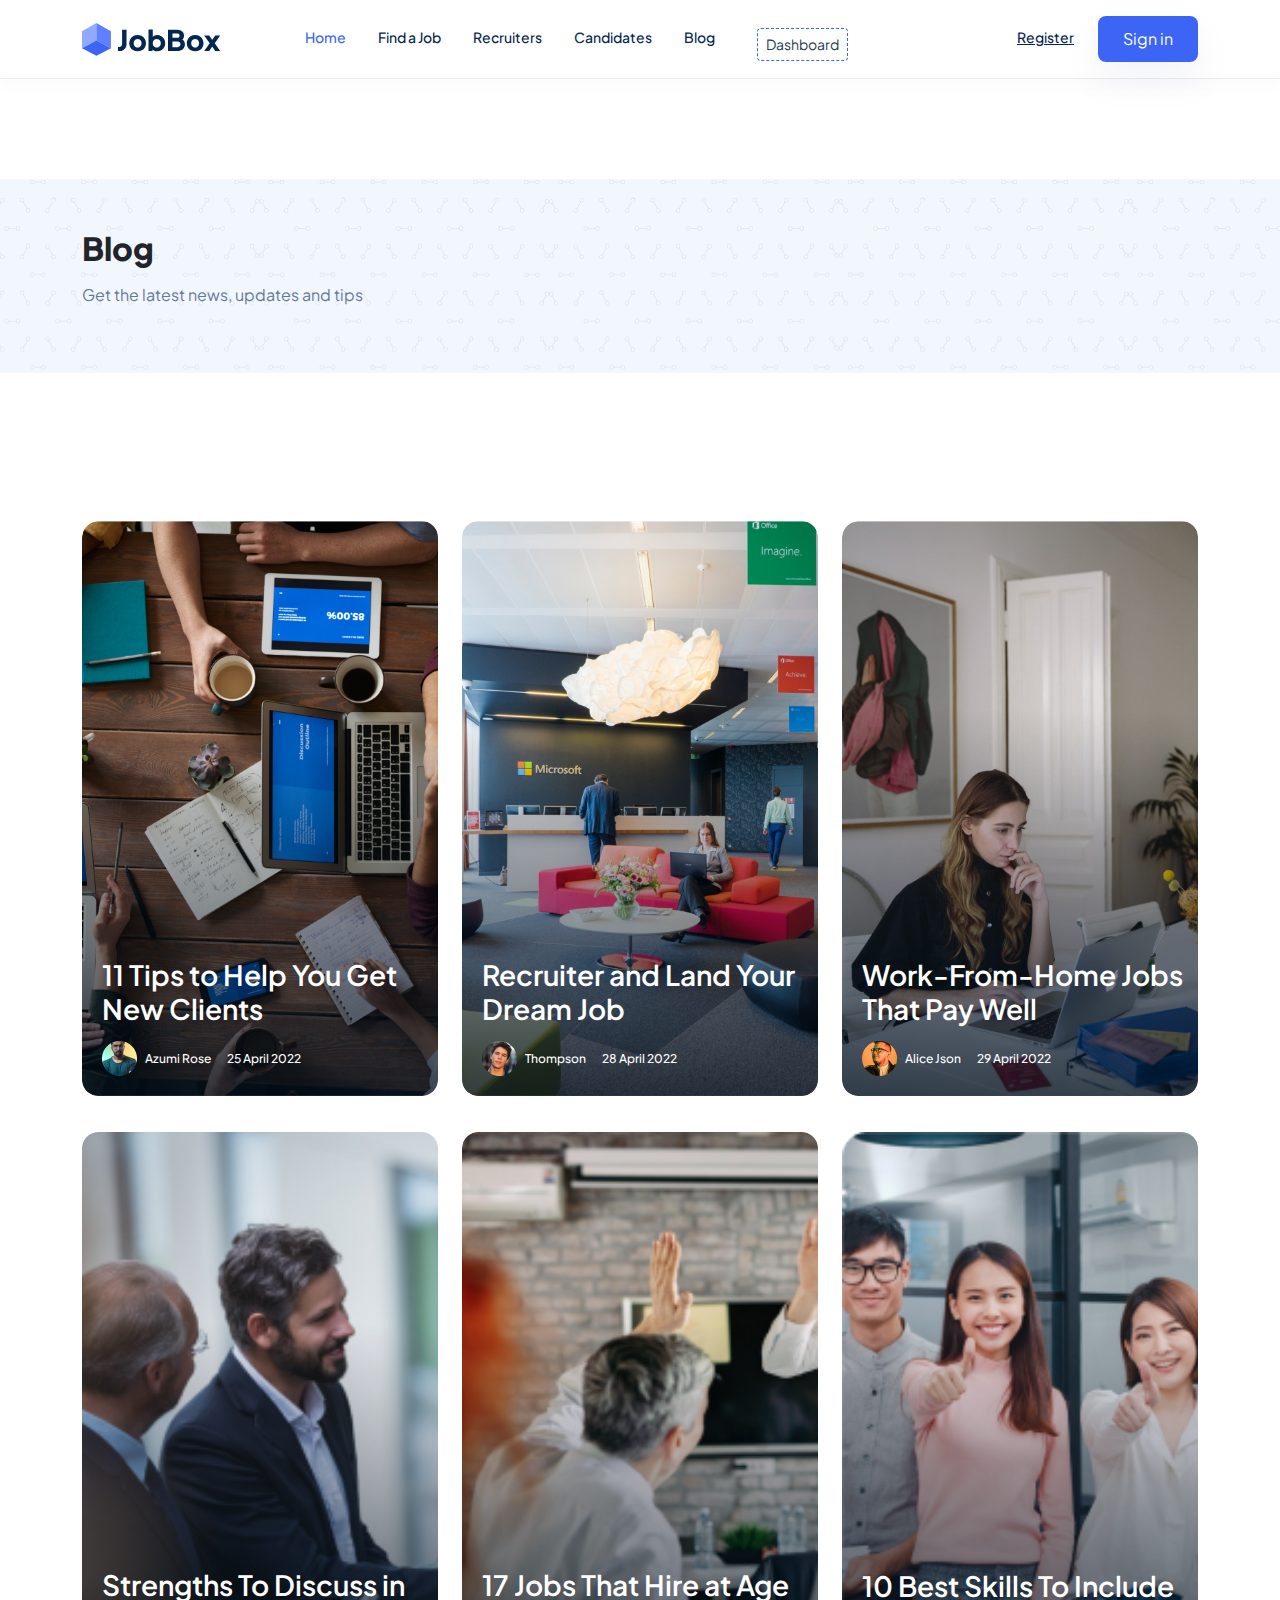
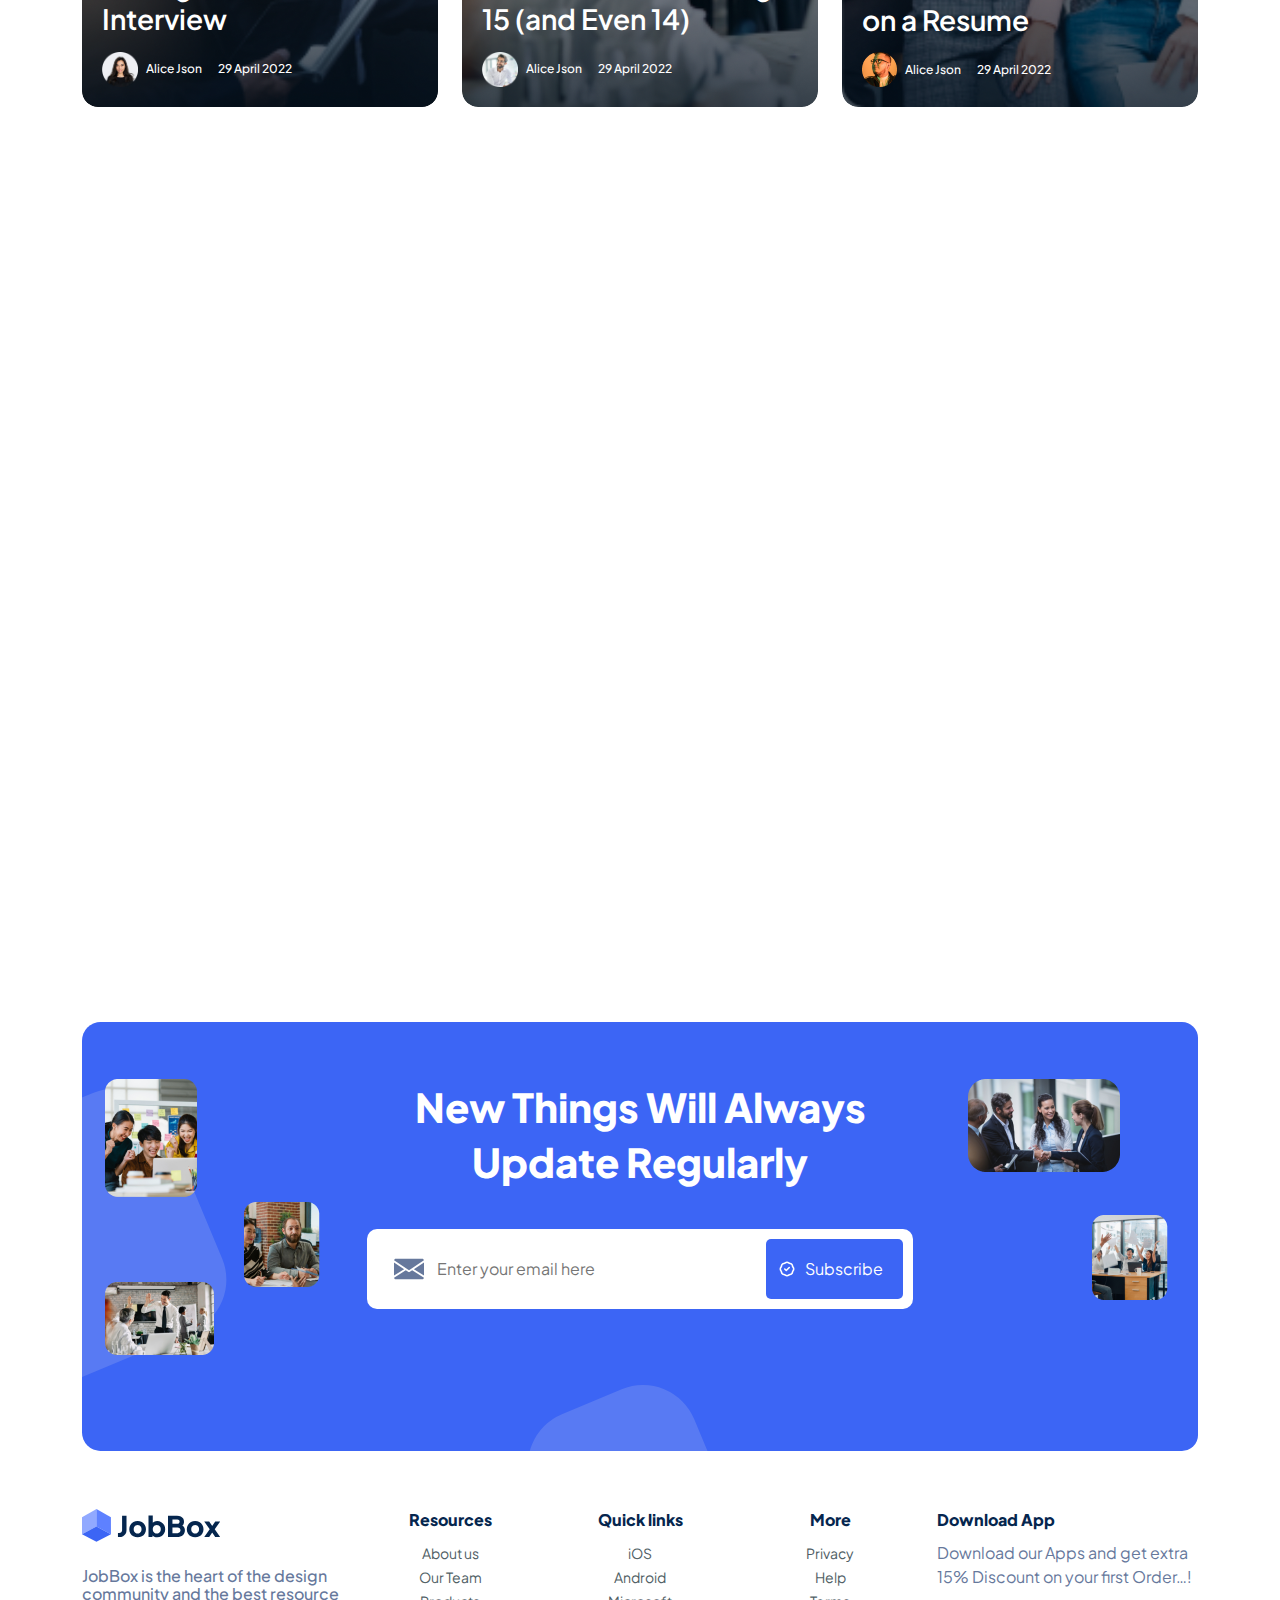
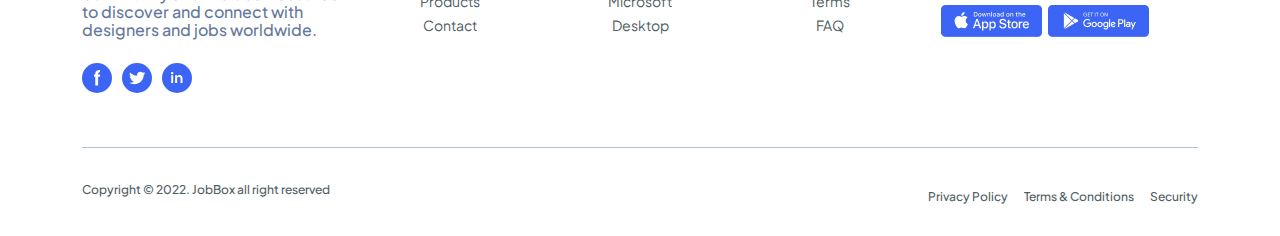
<file: blog.html>
<!DOCTYPE html>
<html lang="en">

<head>
    <meta charset="UTF-8">
    <meta http-equiv="X-UA-Compatible" content="IE=edge">
    <meta name="viewport" content="width=device-width, initial-scale=1.0">
    <title>Blog</title>
    <link rel="icon" href="images/jobhub-logo2.png" type="image/icon" />
    <link rel="stylesheet" type="text/css" href="css/all.min.css" />
    <link rel="stylesheet" type="text/css" href="fonts/stylesheet.css" />
    <link rel="stylesheet" type="text/css" href="css/animate.css" />
    <link rel="stylesheet" type="text/css" href="css/bootstrap.min.css" />
    <link rel="stylesheet" type="text/css" href="css/style.css" />


</head>



 <!-- offcanvas start -->
 <div class="offcanvas offcanvas-start" id="abc">
  <div class="offcanvas-header">
    <h5 class="offcanvas-title"><a href="index.html"><img src="images/jobhub-logo.svg" class="navbar-brand"
          alt=""></a></h5>
    <button type="button" class="btn-close" data-bs-dismiss="offcanvas"></button>
  </div>
  <div class="offcanvas-body">
    <nav>
      <ul class="m-0 p-0 flex-column d-flex">
        <li class="main-menu-list position-relative float-start">
          <a class="active" href="index.html">Home
            <i class="p-1 text-secondary bi bi-caret-down-fill"></i></a>
          <ul class="sub-menu">
            <li><a href="#">Home 1</a></li>
            <li><a href="#">Home 2</a></li>
            <li><a href="#">Home 3</a></li>
            <li><a href="#">Home 4</a></li>
            <li><a href="#">Home 5</a></li>
            <li><a href="#">Home 6</a></li>
          </ul>
        </li>
        <li class="main-menu-list position-relative float-start">
          <a href="find-job.html">Find a Job<i class="p-1 text-secondary bi bi-caret-down-fill"></i></a>
          <ul class="sub-menu">
            <li><a href="#">Jobs Grid</a></li>
            <li><a href="#">Jobs List</a></li>
            <li><a href="#">Jobs Details</a></li>
            <li><a href="#">Jobs Details 2</a></li>
          </ul>
        </li>
        <li class="main-menu-list position-relative float-start">
          <a href="recruiters.html">Recruiters<i class="p-1 text-secondary bi bi-caret-down-fill"></i></a>
          <ul class="sub-menu">
            <li><a href="#">Recruiters</a></li>
            <li><a href="#">Company Details</a></li>
          </ul>
        </li>
        <li class="main-menu-list position-relative float-start">
          <a href="candidates.html">Candidates<i class="p-1 text-secondary bi bi-caret-down-fill"></i></a>
          <ul class="sub-menu">
            <li><a href="#">Candidates Grid</a></li>
            <li><a href="#">Candidate Details</a></li>
            <li><a href="#">Candidate Profile</a></li>
          </ul>
        </li>
        <li class="main-menu-list position-relative float-start">
          <a href="blog.html">Blog<i class="p-1 text-secondary bi bi-caret-down-fill"></i></a>
          <ul class="sub-menu">
            <li><a href="#">Blog Grid</a></li>
            <li><a href="#">Blog Grid 2</a></li>
            <li><a href="#">Blog Single</a></li>
          </ul>
        </li>
        <li class="dashboard float-start position-relative">
          <a href="#">Dashboard</a>
        </li>
      </ul>
    </nav>
  </div>
</div>
<!-- offcanvas end -->

<!-- header start -->
<header class="p-3 sticky-bar navbar-expand-lg navbar">
  <div class="container">
    <a href="index.html"><img src="images/jobhub-logo.svg" class="navbar-brand" alt=""></a>
    <div class="order-lg-1">
      <button class="navbar-toggler" type="button" data-bs-toggle="offcanvas" data-bs-target="#abc">
        <span class="navbar-toggler-icon"></span>
      </button>
    </div>
    <nav class="collapse navbar-collapse justify-content-center">
      <ul class="m-0 p-0 m-auto">
        <li class="main-menu-list position-relative float-start">
          <a class="active" href="index.html">Home
            <i class="p-1 text-secondary bi bi-caret-down-fill"></i></a>
          <ul class="sub-menu">
            <li><a href="#">Home 1</a></li>
            <li><a href="#">Home 2</a></li>
            <li><a href="#">Home 3</a></li>
            <li><a href="#">Home 4</a></li>
            <li><a href="#">Home 5</a></li>
            <li><a href="#">Home 6</a></li>
          </ul>
        </li>
        <li class="main-menu-list position-relative float-start">
          <a href="find-job.html">Find a Job<i class="p-1 text-secondary bi bi-caret-down-fill"></i></a>
          <ul class="sub-menu">
            <li><a href="#">Jobs Grid</a></li>
            <li><a href="#">Jobs List</a></li>
            <li><a href="#">Jobs Details</a></li>
            <li><a href="#">Jobs Details 2</a></li>
          </ul>
        </li>
        <li class="main-menu-list position-relative float-start">
          <a href="recruiters.html">Recruiters<i class="p-1 text-secondary bi bi-caret-down-fill"></i></a>
          <ul class="sub-menu">
            <li><a href="#">Recruiters</a></li>
            <li><a href="#">Company Details</a></li>
          </ul>
        </li>
        <li class="main-menu-list position-relative float-start">
          <a href="candidates.html">Candidates<i class="p-1 text-secondary bi bi-caret-down-fill"></i></a>
          <ul class="sub-menu">
            <li><a href="#">Candidates Grid</a></li>
            <li><a href="#">Candidate Details</a></li>
            <li><a href="#">Candidate Profile</a></li>
          </ul>
        </li>
        <li class="main-menu-list position-relative float-start">
          <a href="blog.html">Blog<i class="p-1 text-secondary bi bi-caret-down-fill"></i></a>
          <ul class="sub-menu">
            <li><a href="#">Blog Grid</a></li>
            <li><a href="#">Blog Grid 2</a></li>
            <li><a href="#">Blog Single</a></li>
          </ul>
        </li>
        <li class="dashboard float-start position-relative">
          <a href="#">Dashboard</a>
        </li>
      </ul>
      <div class="header-right text-end d-inline-block ms-auto">
        <div class="sign-in">
          <a class="register-text" href="register.html">Register</a><a class="ms-4 sign-in-btn"
            href="signin.html">Sign in</a>
        </div>
      </div>
    </nav>

  </div>
</header>
<!-- header end -->

<body>
    <main>
        <section class="section-box">
            <div class="breacrumb-cover">
                <div class="container">
                    <div class="row">
                        <h2 class="mb-3 fw-bold">Blog</h2>
                        <p class="paragraph-color">Get the latest news, updates and tips</p>
                    </div>
                </div>
            </div>
        </section>

        <section class="section-box mt-5">
            <div class="container">
                <div class="row">
                    <div class="col-lg-4 col-md-6 col-sm-12 col-12">
                        <div class="card-grid-5">
                            <div class="card-grid-5 hover-up"
                                style="background-image: url('images/img-big1.png')"><a
                                    href="#">
                                    <div class="box-cover-img">
                                        <div class="content-bottom">
                                            <h3 class="text-white mb-3 fw-semibold">11 Tips to Help You Get New Clients</h3>
                                            <div class="author d-flex align-items-center me-3"><img class="me-2"
                                                    alt="jobBox" src="images/user2.png"><span
                                                    class="text-white font-sm me-3">Azumi Rose</span><span
                                                    class="text-white font-sm">25 April 2022</span></div>
                                        </div>
                                    </div>
                                </a></div>
                        </div>
                    </div>
                    <div class="col-lg-4 col-md-6 col-sm-12 col-12">
                        <div class="card-grid-5">
                            <div class="card-grid-5 hover-up"
                                style="background-image: url('images/img-big2.png')"><a
                                    href="#">
                                    <div class="box-cover-img">
                                        <div class="content-bottom">
                                            <h3 class="text-white mb-3 fw-semibold">Recruiter and Land Your Dream Job</h3>
                                            <div class="author d-flex align-items-center me-3"><img class="me-2"
                                                    alt="jobBox" src="images/user1.png"><span
                                                    class="text-white font-sm me-3">Thompson</span><span
                                                    class="text-white font-sm">28 April 2022</span></div>
                                        </div>
                                    </div>
                                </a></div>
                        </div>
                    </div>
                    <div class="col-lg-4 col-md-6 col-sm-12 col-12">
                        <div class="card-grid-5">
                            <div class="card-grid-5 hover-up"
                                style="background-image: url('images/img-big3.png')"><a
                                    href="#">
                                    <div class="box-cover-img">
                                        <div class="content-bottom">
                                            <h3 class="text-white mb-3 fw-semibold">Work-From-Home Jobs That Pay Well</h3>
                                            <div class="author d-flex align-items-center me-3"><img class="me-2"
                                                    alt="jobBox" src="images/user3.png"><span
                                                    class="text-white font-sm me-3">Alice Json</span><span
                                                    class="text-white font-sm">29 April 2022</span></div>
                                        </div>
                                    </div>
                                </a></div>
                        </div>
                    </div>

                    <div class="col-lg-4 col-md-6 col-sm-12 col-12">
                        <div class="card-grid-5">
                            <div class="card-grid-5 hover-up"
                                style="background-image: url('images/img-big-4.png')"><a
                                    href="#">
                                    <div class="box-cover-img">
                                        <div class="content-bottom">
                                            <h3 class="text-white mb-3 fw-semibold"> Strengths To Discuss in  Interview</h3>
                                            <div class="author d-flex align-items-center me-3"><img class="me-2"
                                                    alt="jobBox" src="images/user4.png"><span
                                                    class="text-white font-sm me-3">Alice Json</span><span
                                                    class="text-white font-sm">29 April 2022</span></div>
                                        </div>
                                    </div>
                                </a></div>
                        </div>
                    </div>

                    <div class="col-lg-4 col-md-6 col-sm-12 col-12">
                        <div class="card-grid-5">
                            <div class="card-grid-5 hover-up"
                                style="background-image: url('images/img-big-5.png')"><a
                                    href="#">
                                    <div class="box-cover-img">
                                        <div class="content-bottom">
                                            <h3 class="text-white mb-3 fw-semibold">17 Jobs That Hire at Age 15 (and Even 14)</h3>
                                            <div class="author d-flex align-items-center me-3"><img class="me-2"
                                                    alt="jobBox" src="images/user5.png"><span
                                                    class="text-white font-sm me-3">Alice Json</span><span
                                                    class="text-white font-sm">29 April 2022</span></div>
                                        </div>
                                    </div>
                                </a></div>
                        </div>
                    </div>

                    <div class="col-lg-4 col-md-6 col-sm-12 col-12">
                        <div class="card-grid-5">
                            <div class="card-grid-5 hover-up"
                                style="background-image: url('images/img-big6.png')"><a
                                    href="#">
                                    <div class="box-cover-img">
                                        <div class="content-bottom">
                                            <h3 class="text-white mb-3 fw-semibold">10 Best Skills To Include on a Resume    </h3>
                                            <div class="author d-flex align-items-center me-3"><img class="me-2"
                                                    alt="jobBox" src="images/user3.png"><span
                                                    class="text-white font-sm me-3">Alice Json</span><span
                                                    class="text-white font-sm">29 April 2022</span></div>
                                        </div>
                                    </div>
                                </a></div>
                        </div>
                    </div>
            </div>
        </section>

        <!-- blog start -->
    <section class="section-box mt-5 mb-5">
        <div class="container">
          <div class="text-center">
            <h2 class="section-title fw-bold wow animate__ animate__fadeInUp animated"
              style="visibility: visible; animation-name: fadeInUp;">News and Blog</h2>
            <p class="paragraph-color h6 wow animate__ animate__fadeInUp animated"
              style="visibility: visible; animation-name: fadeInUp;">Get the latest news, updates and tips</p>
          </div>
        </div>
        <div class="container">
          <div id="carouselExampleControls" class="carousel slide m-0 p-0" data-bs-ride="carousel">
            <div class="carousel-inner">
              <div class="carousel-item active">
                <div class="row align-items-center justify-content-center">
                  <div class="swiper-slide">
                    <div class="card-grid-3 wow animate__ animate__fadeIn animated">
                      <div class="card-grid-3-image"><a href="#">
                          <img src="images/img-news1.png" width="100%"></a></div>
                      <div class="card-block-info">
                        <div class="tags"><a class="btn btn-tag" href="#">Events</a></div>
                        <h5><a href="#">21 Job Interview Tips: How To Make a Great Impression</a></h5>
                        <p class="color-text-paragraph">Prepare your answer to the common question: “Tell me about
                          yourself, and why are you interested in this role with our company?” The idea is to quickly
                          communicate.</p>
                        <div class="card-2-bottom">
                          <div class="row">
                            <div class="col-lg-6 col-6">
                              <div class="d-flex"><img class="img-rounded" src="images/user1.png" alt="jobBox">
                                <div class="info-right-img"><span class="color-brand-1">Steven Jobs</span><br><span
                                    class="color-text-paragraph-2">06 September</span></div>
                              </div>
                            </div>
                            <div class="col-lg-6 col-6 pt-15">
                              <h6 class="color-text-paragraph-2 text-end pt-4"><span>6 mins to read</span></h6>
                            </div>
                          </div>
                        </div>
                      </div>
                    </div>
                  </div>
                  <div class="swiper-slide">
                    <div class="card-grid-3 wow animate__ animate__fadeIn animated">
                      <div class="card-grid-3-image"><a href="#">
                          <img src="images/img-news2.png" width="100%"></a></div>
                      <div class="card-block-info">
                        <div class="tags"><a class="btn btn-tag" href="#">News</a></div>
                        <h5><a href="#">39 Strengths and Weaknesses To Discuss in a Job Interview</a></h5>
                        <p class="color-text-paragraph">At some point during the interview process, you may be asked to
                          describe your personal strengths and weaknesses. Many job candidates are unsure how to approach.
                        </p>
                        <div class="card-2-bottom">
                          <div class="row">
                            <div class="col-lg-6 col-6">
                              <div class="d-flex"><img class="img-rounded" src="images/user2.png" alt="jobBox">
                                <div class="info-right-img"><span class="color-brand-1">William Kend</span><br><span
                                    class="color-text-paragraph-2">06 September</span></div>
                              </div>
                            </div>
                            <div class="col-lg-6 col-6">
                              <h6 class="color-text-paragraph-2 text-end pt-4"><span>9 mins to read</span></h6>
                            </div>
                          </div>
                        </div>
                      </div>
                    </div>
                  </div>
                  <div class="swiper-slide">
                    <div class="card-grid-3 wow animate__ animate__fadeIn animated">
                      <div class="card-grid-3-image"><a href="#">
                          <img src="images/img-news3.png" width="100%"></a></div>
                      <div class="card-block-info">
                        <div class="tags"><a class="btn btn-tag" href="#">News</a></div>
                        <h5><a href="#">Interview Question: Why Dont You Have a Degree?</a></h5>
                        <p class="color-text-paragraph">The Indeed Editorial Team comprises a diverse and talented team of
                          writers, researchers and subject matter experts equipped with Indeed's data and insights to
                          deliver.</p>
                        <div class="card-2-bottom">
                          <div class="row">
                            <div class="col-lg-6 col-6">
                              <div class="d-flex"><img class="img-rounded" src="images/user3.png" alt="jobBox">
                                <div class="info-right-img"><span class="color-brand-1">Sarah hardling</span><br><span
                                    class="color-text-paragraph-2">06 September</span></div>
                              </div>
                            </div>
                            <div class="col-lg-6 col-6 pt-15">
                              <h6 class="color-text-paragraph-2 text-end pt-4"><span>9 mins to read</span></h6>
                            </div>
                          </div>
                        </div>
                      </div>
                    </div>
                  </div>
                </div>
              </div>
              <div class="carousel-item">
                <div class="row align-items-center justify-content-center">
                  <div class="swiper-slide">
                    <div class="card-grid-3 wow animate__ animate__fadeIn animated">
                      <div class="card-grid-3-image"><a href="#">
                          <img src="images/img-news1.png" width="100%"></a></div>
                      <div class="card-block-info">
                        <div class="tags"><a class="btn btn-tag" href="#">Events</a></div>
                        <h5><a href="#">21 Job Interview Tips: How To Make a Great Impression</a></h5>
                        <p class="color-text-paragraph">Prepare your answer to the common question: “Tell me about
                          yourself, and why are you interested in this role with our company?” The idea is to quickly
                          communicate.</p>
                        <div class="card-2-bottom">
                          <div class="row">
                            <div class="col-lg-6 col-6">
                              <div class="d-flex"><img class="img-rounded" src="images/user1.png" alt="jobBox">
                                <div class="info-right-img"><span class="color-brand-1">Steven Jobs</span><br><span
                                    class="color-text-paragraph-2">06 September</span></div>
                              </div>
                            </div>
                            <div class="col-lg-6 col-6 pt-15">
                              <h6 class="color-text-paragraph-2 text-end pt-4"><span>6 mins to read</span></h6>
                            </div>
                          </div>
                        </div>
                      </div>
                    </div>
                  </div>
                  <div class="swiper-slide">
                    <div class="card-grid-3 wow animate__ animate__fadeIn animated">
                      <div class="card-grid-3-image"><a href="#">
                          <img src="images/img-news2.png" width="100%"></a></div>
                      <div class="card-block-info">
                        <div class="tags"><a class="btn btn-tag" href="#">News</a></div>
                        <h5><a href="#">39 Strengths and Weaknesses To Discuss in a Job Interview</a></h5>
                        <p class="color-text-paragraph">At some point during the interview process, you may be asked to
                          describe your personal strengths and weaknesses. Many job candidates are unsure how to approach.
                        </p>
                        <div class="card-2-bottom">
                          <div class="row">
                            <div class="col-lg-6 col-6">
                              <div class="d-flex"><img class="img-rounded" src="images/user2.png" alt="jobBox">
                                <div class="info-right-img"><span class="color-brand-1">Steven Jobs</span><br><span
                                    class="color-text-paragraph-2">06 September</span></div>
                              </div>
                            </div>
                            <div class="col-lg-6 col-6">
                              <h6 class="color-text-paragraph-2 text-end pt-4"><span>6 mins to read</span></h6>
                            </div>
                          </div>
                        </div>
                      </div>
                    </div>
                  </div>
                  <div class="swiper-slide">
                    <div class="card-grid-3 wow animate__ animate__fadeIn animated">
                      <div class="card-grid-3-image"><a href="#">
                          <img src="images/img-news3.png" width="100%"></a></div>
                      <div class="card-block-info">
                        <div class="tags"><a class="btn btn-tag" href="#">News</a></div>
                        <h5><a href="#">Interview Question: Why Dont You Have a Degree?</a></h5>
                        <p class="color-text-paragraph">The Indeed Editorial Team comprises a diverse and talented team of
                          writers, researchers and subject matter experts equipped with Indeed's data and insights to
                          deliver.</p>
                        <div class="card-2-bottom">
                          <div class="row">
                            <div class="col-lg-6 col-6">
                              <div class="d-flex"><img class="img-rounded" src="images/user3.png" alt="jobBox">
                                <div class="info-right-img"><span class="color-brand-1">Steven Jobs</span><br><span
                                    class="color-text-paragraph-2">06 September</span></div>
                              </div>
                            </div>
                            <div class="col-lg-6 col-6 pt-15">
                              <h6 class="color-text-paragraph-2 text-end pt-4"><span>6 mins to read</span></h6>
                            </div>
                          </div>
                        </div>
                      </div>
                    </div>
                  </div>
                </div>
              </div>
              <div class="carousel-item">
                <div class="row align-items-center justify-content-center">
                  <div class="swiper-slide">
                    <div class="card-grid-3 wow animate__ animate__fadeIn animated">
                      <div class="card-grid-3-image"><a href="#">
                          <img src="images/img-news1.png" width="100%"></a></div>
                      <div class="card-block-info">
                        <div class="tags"><a class="btn btn-tag" href="#">Events</a></div>
                        <h5><a href="#">21 Job Interview Tips: How To Make a Great Impression</a></h5>
                        <p class="color-text-paragraph">Prepare your answer to the common question: “Tell me about
                          yourself, and why are you interested in this role with our company?” The idea is to quickly
                          communicate.</p>
                        <div class="card-2-bottom">
                          <div class="row">
                            <div class="col-lg-6 col-6">
                              <div class="d-flex"><img class="img-rounded" src="images/user1.png" alt="jobBox">
                                <div class="info-right-img"><span class="color-brand-1">Steven Jobs</span><br><span
                                    class="color-text-paragraph-2">06 September</span></div>
                              </div>
                            </div>
                            <div class="col-lg-6 col-6 pt-15">
                              <h6 class="color-text-paragraph-2 text-end pt-4"><span>6 mins to read</span></h6>
                            </div>
                          </div>
                        </div>
                      </div>
                    </div>
                  </div>
                  <div class="swiper-slide">
                    <div class="card-grid-3 wow animate__ animate__fadeIn animated">
                      <div class="card-grid-3-image"><a href="#">
                          <img src="images/img-news2.png" width="100%"></a></div>
                      <div class="card-block-info">
                        <div class="tags"><a class="btn btn-tag" href="#">News</a></div>
                        <h5><a href="#">39 Strengths and Weaknesses To Discuss in a Job Interview</a></h5>
                        <p class="color-text-paragraph">At some point during the interview process, you may be asked to
                          describe your personal strengths and weaknesses. Many job candidates are unsure how to approach.
                        </p>
                        <div class="card-2-bottom">
                          <div class="row">
                            <div class="col-lg-6 col-6">
                              <div class="d-flex"><img class="img-rounded" src="images/user2.png" alt="jobBox">
                                <div class="info-right-img"><span class="color-brand-1">Steven Jobs</span><br><span
                                    class="color-text-paragraph-2">06 September</span></div>
                              </div>
                            </div>
                            <div class="col-lg-6 col-6">
                              <h6 class="color-text-paragraph-2 text-end pt-4"><span>6 mins to read</span></h6>
                            </div>
                          </div>
                        </div>
                      </div>
                    </div>
                  </div>
                  <div class="swiper-slide">
                    <div class="card-grid-3 wow animate__ animate__fadeIn animated">
                      <div class="card-grid-3-image"><a href="#">
                          <img src="images/img-news3.png" width="100%"></a></div>
                      <div class="card-block-info">
                        <div class="tags"><a class="btn btn-tag" href="#">News</a></div>
                        <h5><a href="#">Interview Question: Why Dont You Have a Degree?</a></h5>
                        <p class="color-text-paragraph">The Indeed Editorial Team comprises a diverse and talented team of
                          writers, researchers and subject matter experts equipped with Indeed's data and insights to
                          deliver.</p>
                        <div class="card-2-bottom">
                          <div class="row">
                            <div class="col-lg-6 col-6">
                              <div class="d-flex"><img class="img-rounded" src="images/user3.png" alt="jobBox">
                                <div class="info-right-img"><span class="color-brand-1">Steven Jobs</span><br><span
                                    class="color-text-paragraph-2">06 September</span></div>
                              </div>
                            </div>
                            <div class="col-lg-6 col-6 pt-15">
                              <h6 class="color-text-paragraph-2 text-end pt-4"><span>6 mins to read</span></h6>
                            </div>
                          </div>
                        </div>
                      </div>
                    </div>
                  </div>
                </div>
              </div>
            </div>
            <button class="carousel-control-prev " type="button" data-bs-target="#carouselExampleControls"
              data-bs-slide="prev">
              <span class="carousel-control-prev-icon"></span>
            </button>
            <button class="carousel-control-next" type="button" data-bs-target="#carouselExampleControls"
              data-bs-slide="next">
              <span class="carousel-control-next-icon"></span>
            </button>
          </div>
        </div>
      </section>
      <!-- blog end -->

      <!-- updates start -->
      <section class="upadates-section-box mt-5 mb-2">
        <div class="container">
          <div class="box-newsletter">
            <div class="row">
              <div class="col-xl-3 col-12">
                <div class=" text-center d-none d-xl-block"><img src="images/newsletter-left.png"></div>
              </div>
              <div class="col-lg-12 col-xl-6 col-12">
                <h2 class="text-md-newsletter text-center">New Things Will Always<br> Update Regularly</h2>
                <div class="box-form-newsletter">
                  <form class="form-newsletter">
                    <input class="input-newsletter" type="text" value="" placeholder="Enter your email here">
                    <button class="btn btn-default">Subscribe</button>
                  </form>
                </div>
              </div>
              <div class="col-xl-3 col-12">
                <div class=" text-center d-none d-xl-block"><img src="images/newsletter-right.png"></div>
              </div>
            </div>
          </div>
        </div>
      </section>
      <!-- updates end -->
    </main>

    <!-- footer start -->
  <footer class="footer mt-5">
    <div class="container">
      <div class="row">

        <div class="col-12 col-sm-6 col-md-6 col-lg-3">
          <div class="footer-index-detail">
            <a href="#"><img src="images/jobhub-logo.svg" /></a>
            <div class="mt-4 mb-4 color-text-paragraph-2">
              <p class="paragraph-color fs-6">JobBox is the heart of the design community and the best resource
                to discover and connect with designers and jobs worldwide.</p>
            </div>
            <div class="footer-social">
              <a class="icon-facebook" href="#"></a><a class="icon-twitter" href="#"></a><a class="icon-linkedin"
                href="#"></a>
            </div>
          </div>
        </div>

        <div class="col-12 col-sm-6 col-md-6 col-lg-2">
          <div class="footer-index text-sm-center text-md-center text-lg-center text-left">
            <h6 class="mb-2">Resources</h6>
            <ul class="d-inline-block p-0">
              <li><a href="#">About us</a></li>
              <li><a href="#">Our Team</a></li>
              <li><a href="#">Products</a></li>
              <li><a href="#">Contact</a></li>
            </ul>
          </div>
        </div>

        <div class="col-12 col-sm-3 col-md-3 col-lg-2">
          <div class="footer-index text-lg-center text-left">
            <h6 class="mb-2">Quick links</h6>
            <ul class="d-inline-block p-0">
              <li><a href="#">iOS</a></li>
              <li><a href="#">Android</a></li>
              <li><a href="#">Microsoft</a></li>
              <li><a href="#">Desktop</a></li>
            </ul>
          </div>
        </div>

        <div class="col-12 col-sm-3 col-md-3 col-lg-2">
          <div class="footer-index text-lg-center text-left mt-2 mt-lg-0">
            <h6 class="mb-2">More</h6>
            <ul class="d-inline-block p-0">
              <li><a href="#">Privacy</a></li>
              <li><a href="#">Help</a></li>
              <li><a href="#">Terms</a></li>
              <li><a href="#">FAQ</a></li>
            </ul>
          </div>
        </div>

        <div class="col-12 col-sm-6 col-md-6 col-lg-3">
          <div class="footer-index-download mt-2 mt-lg-0">
            <h6 class="mb-20">Download App</h6>
            <p class="paragraph-color ">
              Download our Apps and get extra 15% Discount on your first Order…!
            </p>
            <div class="mt-15">
              <a class="mr-5" href="#"><img class="ms-1" src="images/app-store.png" /></a><a href="#"><img class="ms-1"
                  src="images/android.png" /></a>
            </div>
          </div>
        </div>

      </div>
      <div class="footer-bottom mt-5">
        <div class="row">
          <div class="col-md-6">
            <span class="color-text-paragraph">Copyright © 2022. JobBox all right reserved</span>
          </div>
          <div class="col-md-6 text-md-end text-start">
            <div class="footer-social">
              <a class="color-text-paragraph" href="#">Privacy Policy</a><a class="color-text-paragraph me-3 ms-3"
                href="#">Terms & Conditions</a><a class="font-xs color-text-paragraph" href="#">Security</a>
            </div>
          </div>
        </div>
      </div>
    </div>
  </footer>
  <!-- footer end -->



    <script src="js/bootstrap.bundle.min.js" type="text/javascript"> </script>
    <script src="js/wow.min.js"></script>
    <script>
        new WOW().init();

        // Example starter JavaScript for disabling form submissions if there are invalid fields
        (() => {
            "use strict";

            // Fetch all the forms we want to apply custom Bootstrap validation styles to
            const forms = document.querySelectorAll(".needs-validation");

            // Loop over them and prevent submission
            Array.from(forms).forEach((form) => {
                form.addEventListener(
                    "submit",
                    (event) => {
                        if (!form.checkValidity()) {
                            event.preventDefault();
                            event.stopPropagation();
                        }

                        form.classList.add("was-validated");
                    },
                    false
                );
            });
        })();
    </script>
</body>

</html>
</file>
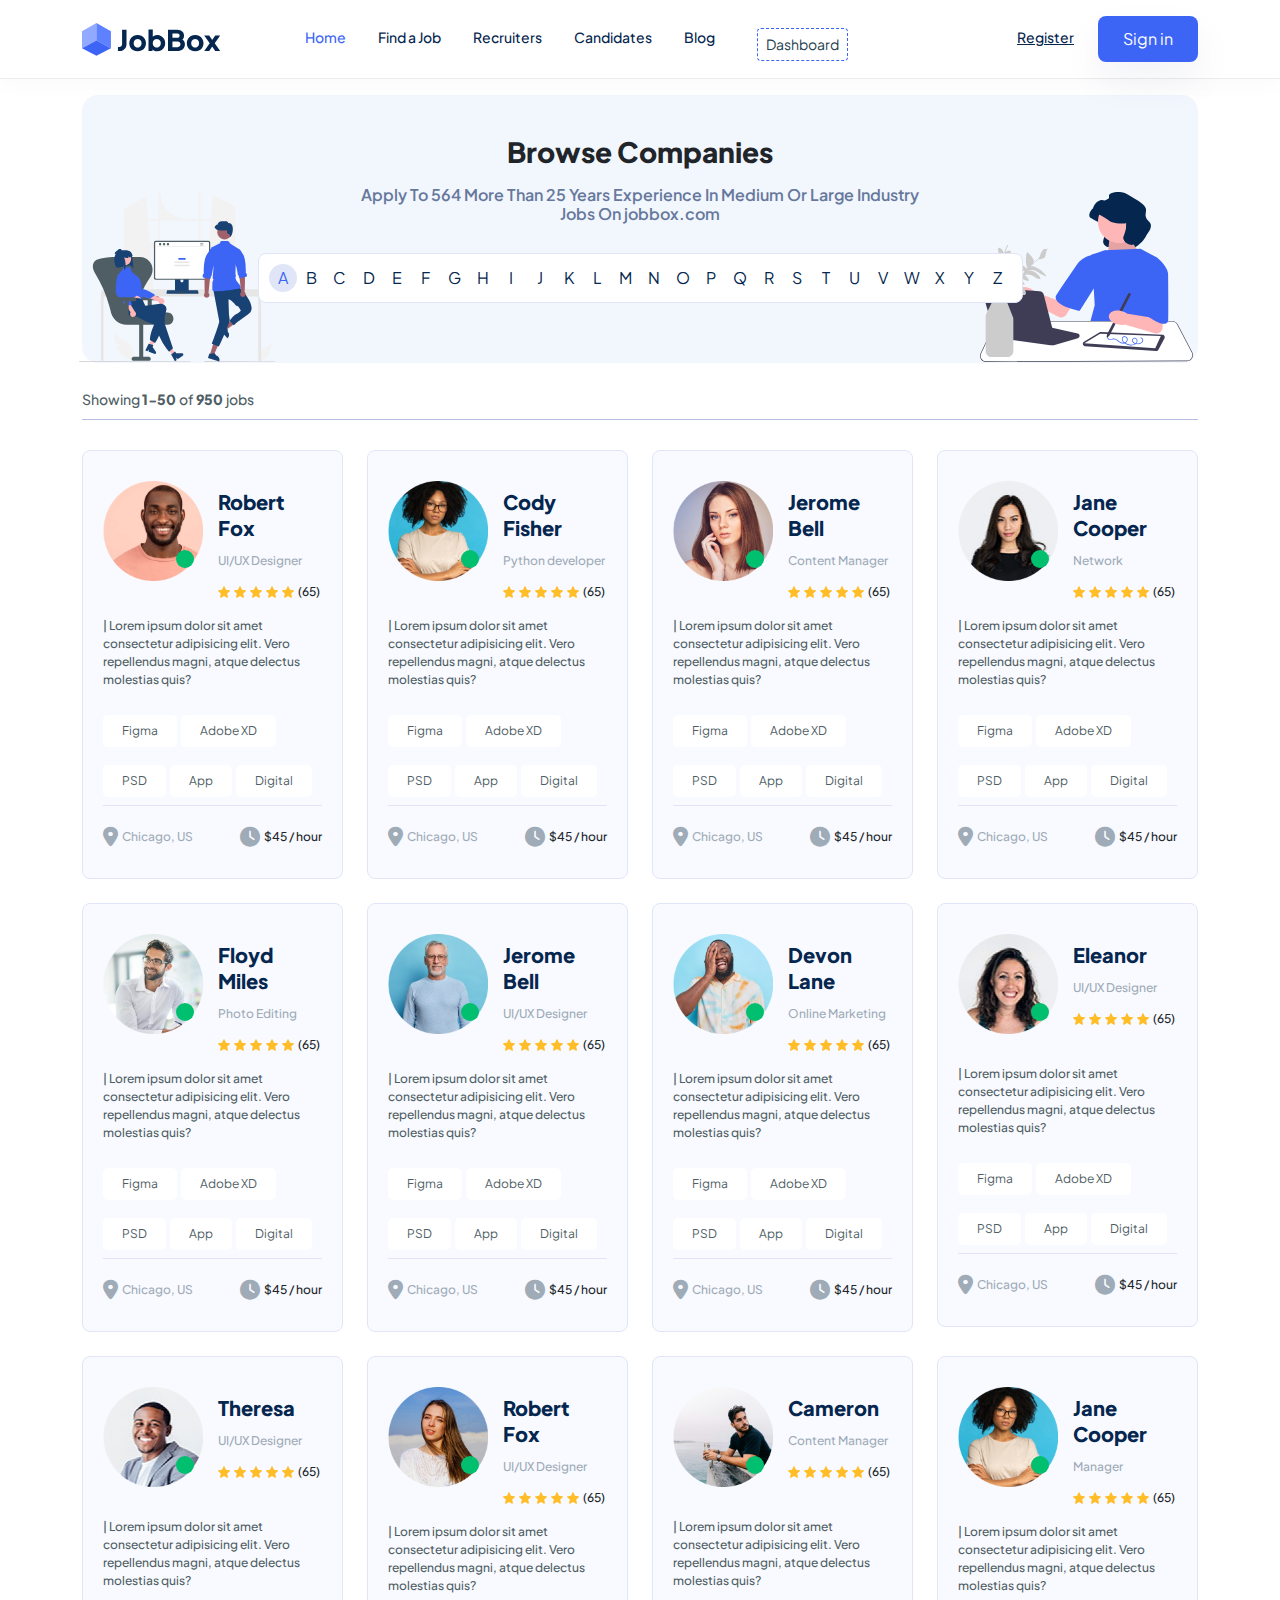
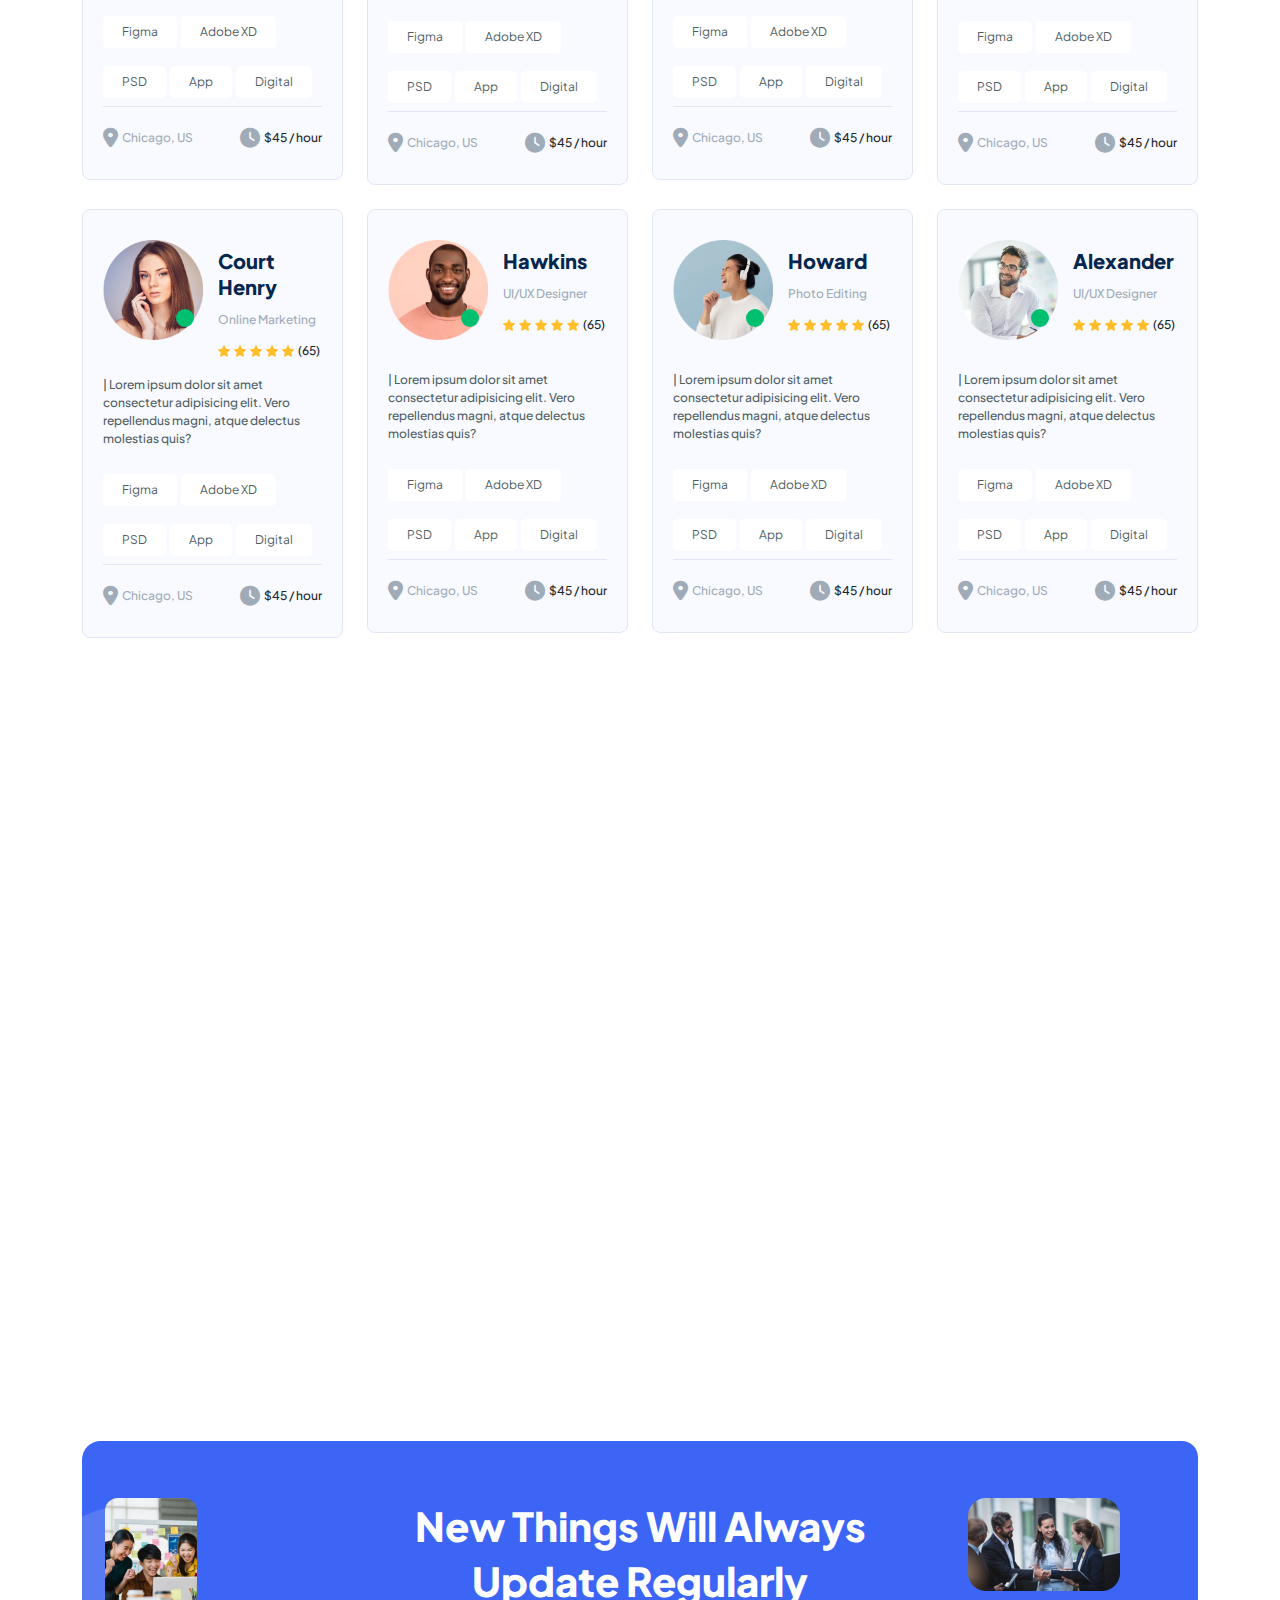
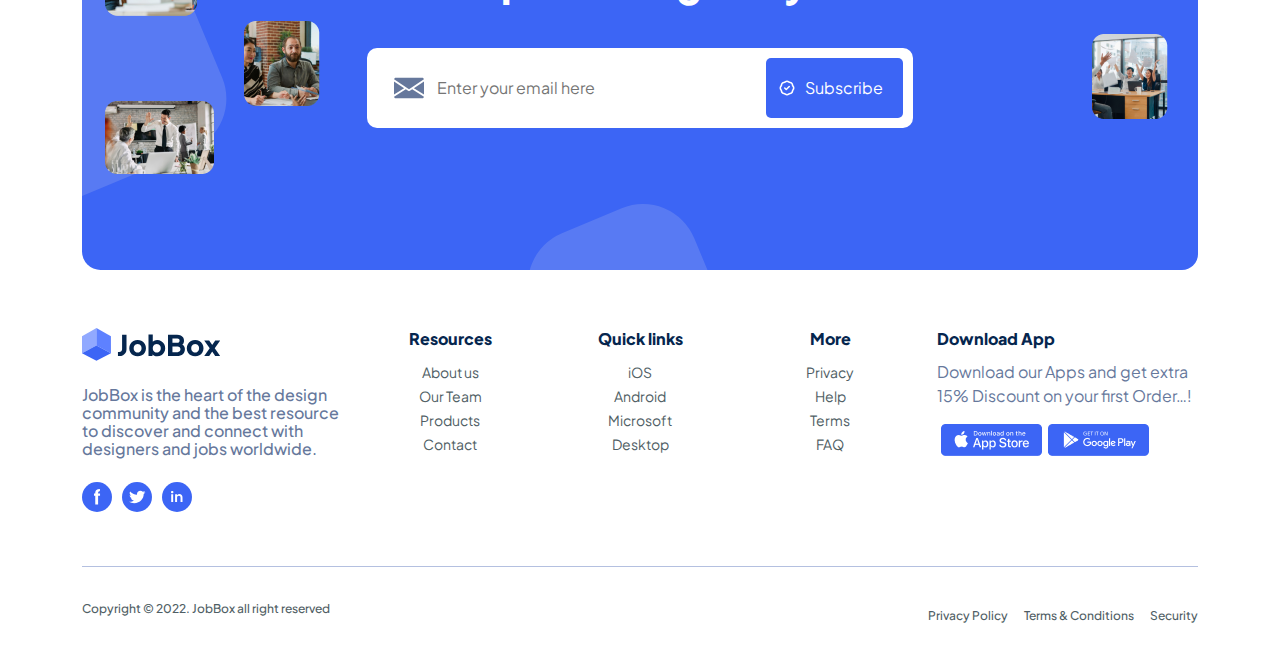
<file: candidates.html>
<!DOCTYPE html>
<html lang="en">

<head>
    <meta charset="UTF-8">
    <meta http-equiv="X-UA-Compatible" content="IE=edge">
    <meta name="viewport" content="width=device-width, initial-scale=1.0">
    <title>Candidates</title>
    <link rel="icon" href="images/jobhub-logo2.png" type="image/icon" />
    <link rel="stylesheet" type="text/css" href="css/all.min.css" />
    <link rel="stylesheet" type="text/css" href="fonts/stylesheet.css" />
    <link rel="stylesheet" type="text/css" href="css/animate.css" />
    <link rel="stylesheet" type="text/css" href="css/bootstrap.min.css" />
    <link rel="stylesheet" type="text/css" href="css/style.css" />
</head>

<body>
  <!-- offcanvas start -->
 <div class="offcanvas offcanvas-start" id="abc">
  <div class="offcanvas-header">
    <h5 class="offcanvas-title"><a href="index.html"><img src="images/jobhub-logo.svg" class="navbar-brand"
          alt=""></a></h5>
    <button type="button" class="btn-close" data-bs-dismiss="offcanvas"></button>
  </div>
  <div class="offcanvas-body">
    <nav>
      <ul class="m-0 p-0 flex-column d-flex">
        <li class="main-menu-list position-relative float-start">
          <a class="active" href="index.html">Home
            <i class="p-1 text-secondary bi bi-caret-down-fill"></i></a>
          <ul class="sub-menu">
            <li><a href="#">Home 1</a></li>
            <li><a href="#">Home 2</a></li>
            <li><a href="#">Home 3</a></li>
            <li><a href="#">Home 4</a></li>
            <li><a href="#">Home 5</a></li>
            <li><a href="#">Home 6</a></li>
          </ul>
        </li>
        <li class="main-menu-list position-relative float-start">
          <a href="find-job.html">Find a Job<i class="p-1 text-secondary bi bi-caret-down-fill"></i></a>
          <ul class="sub-menu">
            <li><a href="#">Jobs Grid</a></li>
            <li><a href="#">Jobs List</a></li>
            <li><a href="#">Jobs Details</a></li>
            <li><a href="#">Jobs Details 2</a></li>
          </ul>
        </li>
        <li class="main-menu-list position-relative float-start">
          <a href="recruiters.html">Recruiters<i class="p-1 text-secondary bi bi-caret-down-fill"></i></a>
          <ul class="sub-menu">
            <li><a href="#">Recruiters</a></li>
            <li><a href="#">Company Details</a></li>
          </ul>
        </li>
        <li class="main-menu-list position-relative float-start">
          <a href="candidates.html">Candidates<i class="p-1 text-secondary bi bi-caret-down-fill"></i></a>
          <ul class="sub-menu">
            <li><a href="#">Candidates Grid</a></li>
            <li><a href="#">Candidate Details</a></li>
            <li><a href="#">Candidate Profile</a></li>
          </ul>
        </li>
        <li class="main-menu-list position-relative float-start">
          <a href="blog.html">Blog<i class="p-1 text-secondary bi bi-caret-down-fill"></i></a>
          <ul class="sub-menu">
            <li><a href="#">Blog Grid</a></li>
            <li><a href="#">Blog Grid 2</a></li>
            <li><a href="#">Blog Single</a></li>
          </ul>
        </li>
        <li class="dashboard float-start position-relative">
          <a href="#">Dashboard</a>
        </li>
      </ul>
    </nav>
  </div>
</div>
<!-- offcanvas end -->

<!-- header start -->
<header class="p-3 sticky-bar navbar-expand-lg navbar">
  <div class="container">
    <a href="index.html"><img src="images/jobhub-logo.svg" class="navbar-brand" alt=""></a>
    <div class="order-lg-1">
      <button class="navbar-toggler" type="button" data-bs-toggle="offcanvas" data-bs-target="#abc">
        <span class="navbar-toggler-icon"></span>
      </button>
    </div>
    <nav class="collapse navbar-collapse justify-content-center">
      <ul class="m-0 p-0 m-auto">
        <li class="main-menu-list position-relative float-start">
          <a class="active" href="index.html">Home
            <i class="p-1 text-secondary bi bi-caret-down-fill"></i></a>
          <ul class="sub-menu">
            <li><a href="#">Home 1</a></li>
            <li><a href="#">Home 2</a></li>
            <li><a href="#">Home 3</a></li>
            <li><a href="#">Home 4</a></li>
            <li><a href="#">Home 5</a></li>
            <li><a href="#">Home 6</a></li>
          </ul>
        </li>
        <li class="main-menu-list position-relative float-start">
          <a href="find-job.html">Find a Job<i class="p-1 text-secondary bi bi-caret-down-fill"></i></a>
          <ul class="sub-menu">
            <li><a href="#">Jobs Grid</a></li>
            <li><a href="#">Jobs List</a></li>
            <li><a href="#">Jobs Details</a></li>
            <li><a href="#">Jobs Details 2</a></li>
          </ul>
        </li>
        <li class="main-menu-list position-relative float-start">
          <a href="recruiters.html">Recruiters<i class="p-1 text-secondary bi bi-caret-down-fill"></i></a>
          <ul class="sub-menu">
            <li><a href="#">Recruiters</a></li>
            <li><a href="#">Company Details</a></li>
          </ul>
        </li>
        <li class="main-menu-list position-relative float-start">
          <a href="candidates.html">Candidates<i class="p-1 text-secondary bi bi-caret-down-fill"></i></a>
          <ul class="sub-menu">
            <li><a href="#">Candidates Grid</a></li>
            <li><a href="#">Candidate Details</a></li>
            <li><a href="#">Candidate Profile</a></li>
          </ul>
        </li>
        <li class="main-menu-list position-relative float-start">
          <a href="blog.html">Blog<i class="p-1 text-secondary bi bi-caret-down-fill"></i></a>
          <ul class="sub-menu">
            <li><a href="#">Blog Grid</a></li>
            <li><a href="#">Blog Grid 2</a></li>
            <li><a href="#">Blog Single</a></li>
          </ul>
        </li>
        <li class="dashboard float-start position-relative">
          <a href="#">Dashboard</a>
        </li>
      </ul>
      <div class="header-right text-end d-inline-block ms-auto">
        <div class="sign-in">
          <a class="register-text" href="register.html">Register</a><a class="ms-4 sign-in-btn"
            href="signin.html">Sign in</a>
        </div>
      </div>
    </nav>

  </div>
</header>
<!-- header end -->

    <main>
        <section class="py-3">
            <div class="container">
                <div class="job-banner">
                    <div class="job-banner-content text-center">
                        <h3 class="fw-bold">Browse Companies</h3>
                        <div class="fw-semibold paragraph-color mt-3 h6">
                            Apply To 564 More Than 25 Years Experience
                            In Medium Or Large Industry <br class="d-none d-xl-block">Jobs On jobbox.com
                            </p>
                        </div>
                        <div class="box-list-character">
                            <ul>
                                <li><a class="active" href="#">A</a></li>
                                <li><a href="#">B</a></li>
                                <li><a href="#">C</a></li>
                                <li><a href="#">D</a></li>
                                <li><a href="#">E</a></li>
                                <li><a href="#">F</a></li>
                                <li><a href="#">G</a></li>
                                <li><a href="#">H</a></li>
                                <li><a href="#">I</a></li>
                                <li><a href="#">J</a></li>
                                <li><a href="#">K</a></li>
                                <li><a href="#">L</a></li>
                                <li><a href="#">M</a></li>
                                <li><a href="#">N</a></li>
                                <li><a href="#">O</a></li>
                                <li><a href="#">P</a></li>
                                <li><a href="#">Q</a></li>
                                <li><a href="#">R</a></li>
                                <li><a href="#">S</a></li>
                                <li><a href="#">T</a></li>
                                <li><a href="#">U</a></li>
                                <li><a href="#">V</a></li>
                                <li><a href="#">W</a></li>
                                <li><a href="#">X</a></li>
                                <li><a href="#">Y</a></li>
                                <li><a href="#">Z</a></li>
                            </ul>
                        </div>
                    </div>
                </div>
        </section>

        <section class="mt-2">
            <div class="container">
                <div class="box-filters-job pb-2">
                    <div class="row">
                        <div class="col-xl-6 col-lg-5"><span class="text-small text-showing">Showing
                                <strong> 1-50 </strong>of
                                <strong> 950 </strong>jobs</span></div>
                    </div>
                </div>

                <div class="row">
                    <div class="col-xl-3 col-lg-4 col-md-6">
                        <div class="card-grid-2 hover-up">
                            <div class="card-grid-2-image-left">
                                <div class="card-grid-2-image-rd online"><a href="#">
                                        <figure><img alt="jobBox" src="images/user14.png"></figure>
                                    </a></div>
                                <div class="card-profile pt-2"><a href="#">
                                        <h5 class=" fw-bold">Robert Fox</h5>
                                    </a><h6><span class="font-xs color-text-mutted">UI/UX Designer</span></h6>
                                    <div class="rate-reviews-small"><span><img src="images/star.svg" class="me-1"
                                                alt="jobBox"></span><span><img src="images/star.svg" class="me-1"
                                                alt="jobBox"></span><span><img src="images/star.svg" class="me-1"
                                                alt="jobBox"></span><span><img src="images/star.svg" class="me-1"
                                                alt="jobBox"></span><span><img src="images/star.svg" class="me-1"
                                                alt="jobBox"></span><span
                                            class="ms-1color-text-mutted font-xs">(65)</span></div>
                                </div>
                            </div>
                            <div class="card-block-info">
                                <p class="font-xs color-text-paragraph-2 paragraph-color">| Lorem ipsum dolor sit amet
                                    consectetur
                                    adipisicing elit. Vero repellendus magni, atque delectus molestias quis?</p>
                                <div class="card-2-bottom card-2-bottom-candidate mt-3">
                                    <div class="text-start"><a class="btn btn-tags-sm mb-2 me-1" href="#">Figma</a><a
                                            class="btn btn-tags-sm mb-2 me-1" href="#">Adobe XD</a><a
                                            class="btn btn-tags-sm mb-2 me-1" href="#">PSD</a><a
                                            class="btn btn-tags-sm mb-2 me-1" href="#">App</a><a
                                            class="btn btn-tags-sm mb-2 me-1" href="#">Digital</a>
                                    </div>
                                </div>
                                <div class="employers-info align-items-center justify-content-center mt-15">
                                    <div class="row">
                                        <div class="col-6"><span class="d-flex align-items-center"><i
                                                    class="fa-solid fa-location-dot me-1"></i><span
                                                    class="font-sm color-text-mutted">Chicago, US</span></span></div>
                                        <div class="col-6">
                                            <span class="d-flex justify-content-end align-items-center">
                                                <i class="fa-solid fa-clock me-1"></i><span
                                                    class="font-sm color-brand-1">$45
                                                    / hour</span></span></div>
                                    </div>
                                </div>
                            </div>
                        </div>
                    </div>

                    <div class="col-xl-3 col-lg-4 col-md-6">
                        <div class="card-grid-2 hover-up">
                            <div class="card-grid-2-image-left">
                                <div class="card-grid-2-image-rd online"><a href="#">
                                        <figure><img alt="jobBox" src="images/user12.png"></figure>
                                    </a></div>
                                <div class="card-profile pt-2"><a href="#">
                                        <h5 class=" fw-bold">
                                            Cody Fisher</h5>
                                    </a><h6><span class="font-xs color-text-mutted">Python developer</span></h6>
                                    <div class="rate-reviews-small"><span><img src="images/star.svg" class="me-1"
                                                alt="jobBox"></span><span><img src="images/star.svg" class="me-1"
                                                alt="jobBox"></span><span><img src="images/star.svg" class="me-1"
                                                alt="jobBox"></span><span><img src="images/star.svg" class="me-1"
                                                alt="jobBox"></span><span><img src="images/star.svg" class="me-1"
                                                alt="jobBox"></span><span
                                            class="ms-1color-text-mutted font-xs">(65)</span></div>
                                </div>
                            </div>
                            <div class="card-block-info">
                                <p class="font-xs color-text-paragraph-2 paragraph-color">| Lorem ipsum dolor sit amet
                                    consectetur
                                    adipisicing elit. Vero repellendus magni, atque delectus molestias quis?</p>
                                <div class="card-2-bottom card-2-bottom-candidate mt-3">
                                    <div class="text-start"><a class="btn btn-tags-sm mb-2 me-1" href="#">Figma</a><a
                                            class="btn btn-tags-sm mb-2 me-1" href="#">Adobe XD</a><a
                                            class="btn btn-tags-sm mb-2 me-1" href="#">PSD</a><a
                                            class="btn btn-tags-sm mb-2 me-1" href="#">App</a><a
                                            class="btn btn-tags-sm mb-2 me-1" href="#">Digital</a>
                                    </div>
                                </div>
                                <div class="employers-info align-items-center justify-content-center mt-15">
                                    <div class="row">
                                        <div class="col-6"><span class="d-flex align-items-center"><i
                                                    class="fa-solid fa-location-dot me-1"></i><span
                                                    class="font-sm color-text-mutted">Chicago, US</span></span></div>
                                        <div class="col-6">
                                            <span class="d-flex justify-content-end align-items-center">
                                                <i class="fa-solid fa-clock me-1"></i><span
                                                    class="font-sm color-brand-1">$45
                                                    / hour</span></span></div>
                                    </div>
                                </div>
                            </div>
                        </div>
                    </div>

                    <div class="col-xl-3 col-lg-4 col-md-6">
                        <div class="card-grid-2 hover-up">
                            <div class="card-grid-2-image-left">
                                <div class="card-grid-2-image-rd online"><a href="#">
                                        <figure><img alt="jobBox" src="images/user13.png"></figure>
                                    </a></div>
                                <div class="card-profile pt-2"><a href="#">
                                        <h5 class=" fw-bold">Jerome Bell</h5>
                                    </a><h6><span class="font-xs color-text-mutted">Content Manager</span></h6>
                                    <div class="rate-reviews-small"><span><img src="images/star.svg" class="me-1"
                                                alt="jobBox"></span><span><img src="images/star.svg" class="me-1"
                                                alt="jobBox"></span><span><img src="images/star.svg" class="me-1"
                                                alt="jobBox"></span><span><img src="images/star.svg" class="me-1"
                                                alt="jobBox"></span><span><img src="images/star.svg" class="me-1"
                                                alt="jobBox"></span><span
                                            class="ms-1color-text-mutted font-xs">(65)</span></div>
                                </div>
                            </div>
                            <div class="card-block-info">
                                <p class="font-xs color-text-paragraph-2 paragraph-color">| Lorem ipsum dolor sit amet
                                    consectetur
                                    adipisicing elit. Vero repellendus magni, atque delectus molestias quis?</p>
                                <div class="card-2-bottom card-2-bottom-candidate mt-3">
                                    <div class="text-start"><a class="btn btn-tags-sm mb-2 me-1" href="#">Figma</a><a
                                            class="btn btn-tags-sm mb-2 me-1" href="#">Adobe XD</a><a
                                            class="btn btn-tags-sm mb-2 me-1" href="#">PSD</a><a
                                            class="btn btn-tags-sm mb-2 me-1" href="#">App</a><a
                                            class="btn btn-tags-sm mb-2 me-1" href="#">Digital</a>
                                    </div>
                                </div>
                                <div class="employers-info align-items-center justify-content-center mt-15">
                                    <div class="row">
                                        <div class="col-6"><span class="d-flex align-items-center"><i
                                                    class="fa-solid fa-location-dot me-1"></i><span
                                                    class="font-sm color-text-mutted">Chicago, US</span></span></div>
                                        <div class="col-6">
                                            <span class="d-flex justify-content-end align-items-center">
                                                <i class="fa-solid fa-clock me-1"></i><span
                                                    class="font-sm color-brand-1">$45
                                                    / hour</span></span></div>
                                    </div>
                                </div>
                            </div>
                        </div>
                    </div>

                    <div class="col-xl-3 col-lg-4 col-md-6">
                        <div class="card-grid-2 hover-up">
                            <div class="card-grid-2-image-left">
                                <div class="card-grid-2-image-rd online"><a href="#">
                                        <figure><img alt="jobBox" src="images/user4.png"></figure>
                                    </a></div>
                                <div class="card-profile pt-2"><a href="#">
                                        <h5 class=" fw-bold">Jane Cooper</h5>
                                    </a><h6><span class="font-xs color-text-mutted">Network</span></h6>
                                    <div class="rate-reviews-small"><span><img src="images/star.svg" class="me-1"
                                                alt="jobBox"></span><span><img src="images/star.svg" class="me-1"
                                                alt="jobBox"></span><span><img src="images/star.svg" class="me-1"
                                                alt="jobBox"></span><span><img src="images/star.svg" class="me-1"
                                                alt="jobBox"></span><span><img src="images/star.svg" class="me-1"
                                                alt="jobBox"></span><span
                                            class="ms-1color-text-mutted font-xs">(65)</span></div>
                                </div>
                            </div>
                            <div class="card-block-info">
                                <p class="font-xs color-text-paragraph-2 paragraph-color">| Lorem ipsum dolor sit amet
                                    consectetur
                                    adipisicing elit. Vero repellendus magni, atque delectus molestias quis?</p>
                                <div class="card-2-bottom card-2-bottom-candidate mt-3">
                                    <div class="text-start"><a class="btn btn-tags-sm mb-2 me-1" href="#">Figma</a><a
                                            class="btn btn-tags-sm mb-2 me-1" href="#">Adobe XD</a><a
                                            class="btn btn-tags-sm mb-2 me-1" href="#">PSD</a><a
                                            class="btn btn-tags-sm mb-2 me-1" href="#">App</a><a
                                            class="btn btn-tags-sm mb-2 me-1" href="#">Digital</a>
                                    </div>
                                </div>
                                <div class="employers-info align-items-center justify-content-center mt-15">
                                    <div class="row">
                                        <div class="col-6"><span class="d-flex align-items-center"><i
                                                    class="fa-solid fa-location-dot me-1"></i><span
                                                    class="font-sm color-text-mutted">Chicago, US</span></span></div>
                                        <div class="col-6">
                                            <span class="d-flex justify-content-end align-items-center">
                                                <i class="fa-solid fa-clock me-1"></i><span
                                                    class="font-sm color-brand-1">$45
                                                    / hour</span></span></div>
                                    </div>
                                </div>
                            </div>
                        </div>
                    </div>

                    <div class="col-xl-3 col-lg-4 col-md-6">
                        <div class="card-grid-2 hover-up">
                            <div class="card-grid-2-image-left">
                                <div class="card-grid-2-image-rd online"><a href="#">
                                        <figure><img alt="jobBox" src="images/user5.png"></figure>
                                    </a></div>
                                <div class="card-profile pt-2"><a href="#">
                                        <h5 class=" fw-bold">Floyd Miles</h5>
                                    </a><h6><span class="font-xs color-text-mutted">Photo Editing</span></h6>
                                    <div class="rate-reviews-small"><span><img src="images/star.svg" class="me-1"
                                                alt="jobBox"></span><span><img src="images/star.svg" class="me-1"
                                                alt="jobBox"></span><span><img src="images/star.svg" class="me-1"
                                                alt="jobBox"></span><span><img src="images/star.svg" class="me-1"
                                                alt="jobBox"></span><span><img src="images/star.svg" class="me-1"
                                                alt="jobBox"></span><span
                                            class="ms-1color-text-mutted font-xs">(65)</span></div>
                                </div>
                            </div>
                            <div class="card-block-info">
                                <p class="font-xs color-text-paragraph-2 paragraph-color">| Lorem ipsum dolor sit amet
                                    consectetur
                                    adipisicing elit. Vero repellendus magni, atque delectus molestias quis?</p>
                                <div class="card-2-bottom card-2-bottom-candidate mt-3">
                                    <div class="text-start"><a class="btn btn-tags-sm mb-2 me-1" href="#">Figma</a><a
                                            class="btn btn-tags-sm mb-2 me-1" href="#">Adobe XD</a><a
                                            class="btn btn-tags-sm mb-2 me-1" href="#">PSD</a><a
                                            class="btn btn-tags-sm mb-2 me-1" href="#">App</a><a
                                            class="btn btn-tags-sm mb-2 me-1" href="#">Digital</a>
                                    </div>
                                </div>
                                <div class="employers-info align-items-center justify-content-center mt-15">
                                    <div class="row">
                                        <div class="col-6"><span class="d-flex align-items-center"><i
                                                    class="fa-solid fa-location-dot me-1"></i><span
                                                    class="font-sm color-text-mutted">Chicago, US</span></span></div>
                                        <div class="col-6">
                                            <span class="d-flex justify-content-end align-items-center">
                                                <i class="fa-solid fa-clock me-1"></i><span
                                                    class="font-sm color-brand-1">$45
                                                    / hour</span></span></div>
                                    </div>
                                </div>
                            </div>
                        </div>
                    </div>

                    <div class="col-xl-3 col-lg-4 col-md-6">
                        <div class="card-grid-2 hover-up">
                            <div class="card-grid-2-image-left">
                                <div class="card-grid-2-image-rd online"><a href="#">
                                        <figure><img alt="jobBox" src="images/user6.png"></figure>
                                    </a></div>
                                <div class="card-profile pt-2"><a href="#">
                                        <h5 class=" fw-bold">
                                            Jerome Bell</h5>
                                    </a><h6><span class="font-xs color-text-mutted">UI/UX Designer</span></h6>
                                    <div class="rate-reviews-small"><span><img src="images/star.svg" class="me-1"
                                                alt="jobBox"></span><span><img src="images/star.svg" class="me-1"
                                                alt="jobBox"></span><span><img src="images/star.svg" class="me-1"
                                                alt="jobBox"></span><span><img src="images/star.svg" class="me-1"
                                                alt="jobBox"></span><span><img src="images/star.svg" class="me-1"
                                                alt="jobBox"></span><span
                                            class="ms-1color-text-mutted font-xs">(65)</span></div>
                                </div>
                            </div>
                            <div class="card-block-info">
                                <p class="font-xs color-text-paragraph-2 paragraph-color">| Lorem ipsum dolor sit amet
                                    consectetur
                                    adipisicing elit. Vero repellendus magni, atque delectus molestias quis?</p>
                                <div class="card-2-bottom card-2-bottom-candidate mt-3">
                                    <div class="text-start"><a class="btn btn-tags-sm mb-2 me-1" href="#">Figma</a><a
                                            class="btn btn-tags-sm mb-2 me-1" href="#">Adobe XD</a><a
                                            class="btn btn-tags-sm mb-2 me-1" href="#">PSD</a><a
                                            class="btn btn-tags-sm mb-2 me-1" href="#">App</a><a
                                            class="btn btn-tags-sm mb-2 me-1" href="#">Digital</a>
                                    </div>
                                </div>
                                <div class="employers-info align-items-center justify-content-center mt-15">
                                    <div class="row">
                                        <div class="col-6"><span class="d-flex align-items-center"><i
                                                    class="fa-solid fa-location-dot me-1"></i><span
                                                    class="font-sm color-text-mutted">Chicago, US</span></span></div>
                                        <div class="col-6">
                                            <span class="d-flex justify-content-end align-items-center">
                                                <i class="fa-solid fa-clock me-1"></i><span
                                                    class="font-sm color-brand-1">$45
                                                    / hour</span></span></div>
                                    </div>
                                </div>
                            </div>
                        </div>
                    </div>

                    <div class="col-xl-3 col-lg-4 col-md-6">
                        <div class="card-grid-2 hover-up">
                            <div class="card-grid-2-image-left">
                                <div class="card-grid-2-image-rd online"><a href="#">
                                        <figure><img alt="jobBox" src="images/user7.png"></figure>
                                    </a></div>
                                <div class="card-profile pt-2"><a href="#">
                                        <h5 class=" fw-bold">Devon Lane</h5>
                                    </a><h6><span class="font-xs color-text-mutted">Online Marketing</span></h6>
                                    <div class="rate-reviews-small"><span><img src="images/star.svg" class="me-1"
                                                alt="jobBox"></span><span><img src="images/star.svg" class="me-1"
                                                alt="jobBox"></span><span><img src="images/star.svg" class="me-1"
                                                alt="jobBox"></span><span><img src="images/star.svg" class="me-1"
                                                alt="jobBox"></span><span><img src="images/star.svg" class="me-1"
                                                alt="jobBox"></span><span
                                            class="ms-1color-text-mutted font-xs">(65)</span></div>
                                </div>
                            </div>
                            <div class="card-block-info">
                                <p class="font-xs color-text-paragraph-2 paragraph-color">| Lorem ipsum dolor sit amet
                                    consectetur
                                    adipisicing elit. Vero repellendus magni, atque delectus molestias quis?</p>
                                <div class="card-2-bottom card-2-bottom-candidate mt-3">
                                    <div class="text-start"><a class="btn btn-tags-sm mb-2 me-1" href="#">Figma</a><a
                                            class="btn btn-tags-sm mb-2 me-1" href="#">Adobe XD</a><a
                                            class="btn btn-tags-sm mb-2 me-1" href="#">PSD</a><a
                                            class="btn btn-tags-sm mb-2 me-1" href="#">App</a><a
                                            class="btn btn-tags-sm mb-2 me-1" href="#">Digital</a>
                                    </div>
                                </div>
                                <div class="employers-info align-items-center justify-content-center mt-15">
                                    <div class="row">
                                        <div class="col-6"><span class="d-flex align-items-center"><i
                                                    class="fa-solid fa-location-dot me-1"></i><span
                                                    class="font-sm color-text-mutted">Chicago, US</span></span></div>
                                        <div class="col-6">
                                            <span class="d-flex justify-content-end align-items-center">
                                                <i class="fa-solid fa-clock me-1"></i><span
                                                    class="font-sm color-brand-1">$45
                                                    / hour</span></span></div>
                                    </div>
                                </div>
                            </div>
                        </div>
                    </div>

                    <div class="col-xl-3 col-lg-4 col-md-6">
                        <div class="card-grid-2 hover-up">
                            <div class="card-grid-2-image-left">
                                <div class="card-grid-2-image-rd online"><a href="#">
                                        <figure><img alt="jobBox" src="images/user8.png"></figure>
                                    </a></div>
                                <div class="card-profile pt-2"><a href="#">
                                        <h5 class=" fw-bold">Eleanor</h5>
                                    </a><h6><span class="font-xs color-text-mutted">UI/UX Designer</span></h6>
                                    <div class="rate-reviews-small"><span><img src="images/star.svg" class="me-1"
                                                alt="jobBox"></span><span><img src="images/star.svg" class="me-1"
                                                alt="jobBox"></span><span><img src="images/star.svg" class="me-1"
                                                alt="jobBox"></span><span><img src="images/star.svg" class="me-1"
                                                alt="jobBox"></span><span><img src="images/star.svg" class="me-1"
                                                alt="jobBox"></span><span
                                            class="ms-1color-text-mutted font-xs">(65)</span></div>
                                </div>
                            </div>
                            <div class="card-block-info">
                                <p class="font-xs color-text-paragraph-2 paragraph-color">| Lorem ipsum dolor sit amet
                                    consectetur
                                    adipisicing elit. Vero repellendus magni, atque delectus molestias quis?</p>
                                <div class="card-2-bottom card-2-bottom-candidate mt-3">
                                    <div class="text-start"><a class="btn btn-tags-sm mb-2 me-1" href="#">Figma</a><a
                                            class="btn btn-tags-sm mb-2 me-1" href="#">Adobe XD</a><a
                                            class="btn btn-tags-sm mb-2 me-1" href="#">PSD</a><a
                                            class="btn btn-tags-sm mb-2 me-1" href="#">App</a><a
                                            class="btn btn-tags-sm mb-2 me-1" href="#">Digital</a>
                                    </div>
                                </div>
                                <div class="employers-info align-items-center justify-content-center mt-15">
                                    <div class="row">
                                        <div class="col-6"><span class="d-flex align-items-center"><i
                                                    class="fa-solid fa-location-dot me-1"></i><span
                                                    class="font-sm color-text-mutted">Chicago, US</span></span></div>
                                        <div class="col-6">
                                            <span class="d-flex justify-content-end align-items-center">
                                                <i class="fa-solid fa-clock me-1"></i><span
                                                    class="font-sm color-brand-1">$45
                                                    / hour</span></span></div>
                                    </div>
                                </div>
                            </div>
                        </div>
                    </div>

                    <div class="col-xl-3 col-lg-4 col-md-6">
                        <div class="card-grid-2 hover-up">
                            <div class="card-grid-2-image-left">
                                <div class="card-grid-2-image-rd online"><a href="#">
                                        <figure><img alt="jobBox" src="images/user9.png"></figure>
                                    </a></div>
                                <div class="card-profile pt-2"><a href="#">
                                        <h5 class=" fw-bold">Theresa</h5>
                                    </a><h6><span class="font-xs color-text-mutted">UI/UX Designer</span></h6>
                                    <div class="rate-reviews-small"><span><img src="images/star.svg" class="me-1"
                                                alt="jobBox"></span><span><img src="images/star.svg" class="me-1"
                                                alt="jobBox"></span><span><img src="images/star.svg" class="me-1"
                                                alt="jobBox"></span><span><img src="images/star.svg" class="me-1"
                                                alt="jobBox"></span><span><img src="images/star.svg" class="me-1"
                                                alt="jobBox"></span><span
                                            class="ms-1color-text-mutted font-xs">(65)</span></div>
                                </div>
                            </div>
                            <div class="card-block-info">
                                <p class="font-xs color-text-paragraph-2 paragraph-color">| Lorem ipsum dolor sit amet
                                    consectetur
                                    adipisicing elit. Vero repellendus magni, atque delectus molestias quis?</p>
                                <div class="card-2-bottom card-2-bottom-candidate mt-3">
                                    <div class="text-start"><a class="btn btn-tags-sm mb-2 me-1" href="#">Figma</a><a
                                            class="btn btn-tags-sm mb-2 me-1" href="#">Adobe XD</a><a
                                            class="btn btn-tags-sm mb-2 me-1" href="#">PSD</a><a
                                            class="btn btn-tags-sm mb-2 me-1" href="#">App</a><a
                                            class="btn btn-tags-sm mb-2 me-1" href="#">Digital</a>
                                    </div>
                                </div>
                                <div class="employers-info align-items-center justify-content-center mt-15">
                                    <div class="row">
                                        <div class="col-6"><span class="d-flex align-items-center"><i
                                                    class="fa-solid fa-location-dot me-1"></i><span
                                                    class="font-sm color-text-mutted">Chicago, US</span></span></div>
                                        <div class="col-6">
                                            <span class="d-flex justify-content-end align-items-center">
                                                <i class="fa-solid fa-clock me-1"></i><span
                                                    class="font-sm color-brand-1">$45
                                                    / hour</span></span></div>
                                    </div>
                                </div>
                            </div>
                        </div>
                    </div>

                    <div class="col-xl-3 col-lg-4 col-md-6">
                        <div class="card-grid-2 hover-up">
                            <div class="card-grid-2-image-left">
                                <div class="card-grid-2-image-rd online"><a href="#">
                                        <figure><img alt="jobBox" src="images/user10.png"></figure>
                                    </a></div>
                                <div class="card-profile pt-2"><a href="#">
                                        <h5 class=" fw-bold">Robert Fox</h5>
                                    </a><h6><span class="font-xs color-text-mutted">UI/UX Designer</span></h6>
                                    <div class="rate-reviews-small"><span><img src="images/star.svg" class="me-1"
                                                alt="jobBox"></span><span><img src="images/star.svg" class="me-1"
                                                alt="jobBox"></span><span><img src="images/star.svg" class="me-1"
                                                alt="jobBox"></span><span><img src="images/star.svg" class="me-1"
                                                alt="jobBox"></span><span><img src="images/star.svg" class="me-1"
                                                alt="jobBox"></span><span
                                            class="ms-1color-text-mutted font-xs">(65)</span></div>
                                </div>
                            </div>
                            <div class="card-block-info">
                                <p class="font-xs color-text-paragraph-2 paragraph-color">| Lorem ipsum dolor sit amet
                                    consectetur
                                    adipisicing elit. Vero repellendus magni, atque delectus molestias quis?</p>
                                <div class="card-2-bottom card-2-bottom-candidate mt-3">
                                    <div class="text-start"><a class="btn btn-tags-sm mb-2 me-1" href="#">Figma</a><a
                                            class="btn btn-tags-sm mb-2 me-1" href="#">Adobe XD</a><a
                                            class="btn btn-tags-sm mb-2 me-1" href="#">PSD</a><a
                                            class="btn btn-tags-sm mb-2 me-1" href="#">App</a><a
                                            class="btn btn-tags-sm mb-2 me-1" href="#">Digital</a>
                                    </div>
                                </div>
                                <div class="employers-info align-items-center justify-content-center mt-15">
                                    <div class="row">
                                        <div class="col-6"><span class="d-flex align-items-center"><i
                                                    class="fa-solid fa-location-dot me-1"></i><span
                                                    class="font-sm color-text-mutted">Chicago, US</span></span></div>
                                        <div class="col-6">
                                            <span class="d-flex justify-content-end align-items-center">
                                                <i class="fa-solid fa-clock me-1"></i><span
                                                    class="font-sm color-brand-1">$45
                                                    / hour</span></span></div>
                                    </div>
                                </div>
                            </div>
                        </div>
                    </div>

                    <div class="col-xl-3 col-lg-4 col-md-6">
                        <div class="card-grid-2 hover-up">
                            <div class="card-grid-2-image-left">
                                <div class="card-grid-2-image-rd online"><a href="#">
                                        <figure><img alt="jobBox" src="images/user11.png"></figure>
                                    </a></div>
                                <div class="card-profile pt-2"><a href="#">
                                        <h5 class=" fw-bold">Cameron</h5>
                                    </a><h6><span class="font-xs color-text-mutted">Content Manager</span></h6>
                                    <div class="rate-reviews-small"><span><img src="images/star.svg" class="me-1"
                                                alt="jobBox"></span><span><img src="images/star.svg" class="me-1"
                                                alt="jobBox"></span><span><img src="images/star.svg" class="me-1"
                                                alt="jobBox"></span><span><img src="images/star.svg" class="me-1"
                                                alt="jobBox"></span><span><img src="images/star.svg" class="me-1"
                                                alt="jobBox"></span><span
                                            class="ms-1color-text-mutted font-xs">(65)</span></div>
                                </div>
                            </div>
                            <div class="card-block-info">
                                <p class="font-xs color-text-paragraph-2 paragraph-color">| Lorem ipsum dolor sit amet
                                    consectetur
                                    adipisicing elit. Vero repellendus magni, atque delectus molestias quis?</p>
                                <div class="card-2-bottom card-2-bottom-candidate mt-3">
                                    <div class="text-start"><a class="btn btn-tags-sm mb-2 me-1" href="#">Figma</a><a
                                            class="btn btn-tags-sm mb-2 me-1" href="#">Adobe XD</a><a
                                            class="btn btn-tags-sm mb-2 me-1" href="#">PSD</a><a
                                            class="btn btn-tags-sm mb-2 me-1" href="#">App</a><a
                                            class="btn btn-tags-sm mb-2 me-1" href="#">Digital</a>
                                    </div>
                                </div>
                                <div class="employers-info align-items-center justify-content-center mt-15">
                                    <div class="row">
                                        <div class="col-6"><span class="d-flex align-items-center"><i
                                                    class="fa-solid fa-location-dot me-1"></i><span
                                                    class="font-sm color-text-mutted">Chicago, US</span></span></div>
                                        <div class="col-6">
                                            <span class="d-flex justify-content-end align-items-center">
                                                <i class="fa-solid fa-clock me-1"></i><span
                                                    class="font-sm color-brand-1">$45
                                                    / hour</span></span></div>
                                    </div>
                                </div>
                            </div>
                        </div>
                    </div>

                    <div class="col-xl-3 col-lg-4 col-md-6">
                        <div class="card-grid-2 hover-up">
                            <div class="card-grid-2-image-left">
                                <div class="card-grid-2-image-rd online"><a href="#">
                                        <figure><img alt="jobBox" src="images/user12.png"></figure>
                                    </a></div>
                                <div class="card-profile pt-2"><a href="#">
                                        <h5 class=" fw-bold">Jane Cooper</h5>
                                    </a><h6><span class="font-xs color-text-mutted"> Manager</span></h6>
                                    <div class="rate-reviews-small"><span><img src="images/star.svg" class="me-1"
                                                alt="jobBox"></span><span><img src="images/star.svg" class="me-1"
                                                alt="jobBox"></span><span><img src="images/star.svg" class="me-1"
                                                alt="jobBox"></span><span><img src="images/star.svg" class="me-1"
                                                alt="jobBox"></span><span><img src="images/star.svg" class="me-1"
                                                alt="jobBox"></span><span
                                            class="ms-1color-text-mutted font-xs">(65)</span></div>
                                </div>
                            </div>
                            <div class="card-block-info">
                                <p class="font-xs color-text-paragraph-2 paragraph-color">| Lorem ipsum dolor sit amet
                                    consectetur
                                    adipisicing elit. Vero repellendus magni, atque delectus molestias quis?</p>
                                <div class="card-2-bottom card-2-bottom-candidate mt-3">
                                    <div class="text-start"><a class="btn btn-tags-sm mb-2 me-1" href="#">Figma</a><a
                                            class="btn btn-tags-sm mb-2 me-1" href="#">Adobe XD</a><a
                                            class="btn btn-tags-sm mb-2 me-1" href="#">PSD</a><a
                                            class="btn btn-tags-sm mb-2 me-1" href="#">App</a><a
                                            class="btn btn-tags-sm mb-2 me-1" href="#">Digital</a>
                                    </div>
                                </div>
                                <div class="employers-info align-items-center justify-content-center mt-15">
                                    <div class="row">
                                        <div class="col-6"><span class="d-flex align-items-center"><i
                                                    class="fa-solid fa-location-dot me-1"></i><span
                                                    class="font-sm color-text-mutted">Chicago, US</span></span></div>
                                        <div class="col-6">
                                            <span class="d-flex justify-content-end align-items-center">
                                                <i class="fa-solid fa-clock me-1"></i><span
                                                    class="font-sm color-brand-1">$45
                                                    / hour</span></span></div>
                                    </div>
                                </div>
                            </div>
                        </div>
                    </div>

                    <div class="col-xl-3 col-lg-4 col-md-6">
                        <div class="card-grid-2 hover-up">
                            <div class="card-grid-2-image-left">
                                <div class="card-grid-2-image-rd online"><a href="#">
                                        <figure><img alt="jobBox" src="images/user13.png"></figure>
                                    </a></div>
                                <div class="card-profile pt-2"><a href="#">
                                        <h5 class=" fw-bold">
                                            Court Henry</h5>
                                    </a><h6><span class="font-xs color-text-mutted">Online Marketing</span></h6>
                                    <div class="rate-reviews-small"><span><img src="images/star.svg" class="me-1"
                                                alt="jobBox"></span><span><img src="images/star.svg" class="me-1"
                                                alt="jobBox"></span><span><img src="images/star.svg" class="me-1"
                                                alt="jobBox"></span><span><img src="images/star.svg" class="me-1"
                                                alt="jobBox"></span><span><img src="images/star.svg" class="me-1"
                                                alt="jobBox"></span><span
                                            class="ms-1color-text-mutted font-xs">(65)</span></div>
                                </div>
                            </div>
                            <div class="card-block-info">
                                <p class="font-xs color-text-paragraph-2 paragraph-color">| Lorem ipsum dolor sit amet
                                    consectetur
                                    adipisicing elit. Vero repellendus magni, atque delectus molestias quis?</p>
                                <div class="card-2-bottom card-2-bottom-candidate mt-3">
                                    <div class="text-start"><a class="btn btn-tags-sm mb-2 me-1" href="#">Figma</a><a
                                            class="btn btn-tags-sm mb-2 me-1" href="#">Adobe XD</a><a
                                            class="btn btn-tags-sm mb-2 me-1" href="#">PSD</a><a
                                            class="btn btn-tags-sm mb-2 me-1" href="#">App</a><a
                                            class="btn btn-tags-sm mb-2 me-1" href="#">Digital</a>
                                    </div>
                                </div>
                                <div class="employers-info align-items-center justify-content-center mt-15">
                                    <div class="row">
                                        <div class="col-6"><span class="d-flex align-items-center"><i
                                                    class="fa-solid fa-location-dot me-1"></i><span
                                                    class="font-sm color-text-mutted">Chicago, US</span></span></div>
                                        <div class="col-6">
                                            <span class="d-flex justify-content-end align-items-center">
                                                <i class="fa-solid fa-clock me-1"></i><span
                                                    class="font-sm color-brand-1">$45
                                                    / hour</span></span></div>
                                    </div>
                                </div>
                            </div>
                        </div>
                    </div>

                    <div class="col-xl-3 col-lg-4 col-md-6">
                        <div class="card-grid-2 hover-up">
                            <div class="card-grid-2-image-left">
                                <div class="card-grid-2-image-rd online"><a href="#">
                                        <figure><img alt="jobBox" src="images/user14.png"></figure>
                                    </a></div>
                                <div class="card-profile pt-2"><a href="#">
                                        <h5 class=" fw-bold">
                                            Hawkins</h5>
                                    </a><h6><span class="font-xs color-text-mutted">UI/UX Designer</span></h6>
                                    <div class="rate-reviews-small"><span><img src="images/star.svg" class="me-1"
                                                alt="jobBox"></span><span><img src="images/star.svg" class="me-1"
                                                alt="jobBox"></span><span><img src="images/star.svg" class="me-1"
                                                alt="jobBox"></span><span><img src="images/star.svg" class="me-1"
                                                alt="jobBox"></span><span><img src="images/star.svg" class="me-1"
                                                alt="jobBox"></span><span
                                            class="ms-1color-text-mutted font-xs">(65)</span></div>
                                </div>
                            </div>
                            <div class="card-block-info">
                                <p class="font-xs color-text-paragraph-2 paragraph-color">| Lorem ipsum dolor sit amet
                                    consectetur
                                    adipisicing elit. Vero repellendus magni, atque delectus molestias quis?</p>
                                <div class="card-2-bottom card-2-bottom-candidate mt-3">
                                    <div class="text-start"><a class="btn btn-tags-sm mb-2 me-1" href="#">Figma</a><a
                                            class="btn btn-tags-sm mb-2 me-1" href="#">Adobe XD</a><a
                                            class="btn btn-tags-sm mb-2 me-1" href="#">PSD</a><a
                                            class="btn btn-tags-sm mb-2 me-1" href="#">App</a><a
                                            class="btn btn-tags-sm mb-2 me-1" href="#">Digital</a>
                                    </div>
                                </div>
                                <div class="employers-info align-items-center justify-content-center mt-15">
                                    <div class="row">
                                        <div class="col-6"><span class="d-flex align-items-center"><i
                                                    class="fa-solid fa-location-dot me-1"></i><span
                                                    class="font-sm color-text-mutted">Chicago, US</span></span></div>
                                        <div class="col-6">
                                            <span class="d-flex justify-content-end align-items-center">
                                                <i class="fa-solid fa-clock me-1"></i><span
                                                    class="font-sm color-brand-1">$45
                                                    / hour</span></span></div>
                                    </div>
                                </div>
                            </div>
                        </div>
                    </div>

                    <div class="col-xl-3 col-lg-4 col-md-6">
                        <div class="card-grid-2 hover-up">
                            <div class="card-grid-2-image-left">
                                <div class="card-grid-2-image-rd online"><a href="#">
                                        <figure><img alt="jobBox" src="images/user15.png"></figure>
                                    </a></div>
                                <div class="card-profile pt-2"><a href="#">
                                        <h5 class=" fw-bold">Howard</h5>
                                    </a><h6><span class="font-xs color-text-mutted">Photo Editing
                                    </span></h6>
                                    <div class="rate-reviews-small"><span><img src="images/star.svg" class="me-1"
                                                alt="jobBox"></span><span><img src="images/star.svg" class="me-1"
                                                alt="jobBox"></span><span><img src="images/star.svg" class="me-1"
                                                alt="jobBox"></span><span><img src="images/star.svg" class="me-1"
                                                alt="jobBox"></span><span><img src="images/star.svg" class="me-1"
                                                alt="jobBox"></span><span
                                            class="ms-1color-text-mutted font-xs">(65)</span></div>
                                </div>
                            </div>
                            <div class="card-block-info">
                                <p class="font-xs color-text-paragraph-2 paragraph-color">| Lorem ipsum dolor sit amet
                                    consectetur
                                    adipisicing elit. Vero repellendus magni, atque delectus molestias quis?</p>
                                <div class="card-2-bottom card-2-bottom-candidate mt-3">
                                    <div class="text-start"><a class="btn btn-tags-sm mb-2 me-1" href="#">Figma</a><a
                                            class="btn btn-tags-sm mb-2 me-1" href="#">Adobe XD</a><a
                                            class="btn btn-tags-sm mb-2 me-1" href="#">PSD</a><a
                                            class="btn btn-tags-sm mb-2 me-1" href="#">App</a><a
                                            class="btn btn-tags-sm mb-2 me-1" href="#">Digital</a>
                                    </div>
                                </div>
                                <div class="employers-info align-items-center justify-content-center mt-15">
                                    <div class="row">
                                        <div class="col-6"><span class="d-flex align-items-center"><i
                                                    class="fa-solid fa-location-dot me-1"></i><span
                                                    class="font-sm color-text-mutted">Chicago, US</span></span></div>
                                        <div class="col-6">
                                            <span class="d-flex justify-content-end align-items-center">
                                                <i class="fa-solid fa-clock me-1"></i><span
                                                    class="font-sm color-brand-1">$45
                                                    / hour</span></span></div>
                                    </div>
                                </div>
                            </div>
                        </div>
                    </div>

                    <div class="col-xl-3 col-lg-4 col-md-6">
                        <div class="card-grid-2 hover-up">
                            <div class="card-grid-2-image-left">
                                <div class="card-grid-2-image-rd online"><a href="#">
                                        <figure><img alt="jobBox" src="images/user5.png"></figure>
                                    </a></div>
                                <div class="card-profile pt-2"><a href="#">
                                        <h5 class=" fw-bold">Alexander</h5>
                                    </a><h6><span class="font-xs color-text-mutted">UI/UX Designer
                                    </span></h6>
                                    <div class="rate-reviews-small"><span><img src="images/star.svg" class="me-1"
                                                alt="jobBox"></span><span><img src="images/star.svg" class="me-1"
                                                alt="jobBox"></span><span><img src="images/star.svg" class="me-1"
                                                alt="jobBox"></span><span><img src="images/star.svg" class="me-1"
                                                alt="jobBox"></span><span><img src="images/star.svg" class="me-1"
                                                alt="jobBox"></span><span
                                            class="ms-1color-text-mutted font-xs">(65)</span></div>
                                </div>
                            </div>
                            <div class="card-block-info">
                                <p class="font-xs color-text-paragraph-2 paragraph-color">| Lorem ipsum dolor sit amet
                                    consectetur
                                    adipisicing elit. Vero repellendus magni, atque delectus molestias quis?</p>
                                <div class="card-2-bottom card-2-bottom-candidate mt-3">
                                    <div class="text-start"><a class="btn btn-tags-sm mb-2 me-1" href="#">Figma</a><a
                                            class="btn btn-tags-sm mb-2 me-1" href="#">Adobe XD</a><a
                                            class="btn btn-tags-sm mb-2 me-1" href="#">PSD</a><a
                                            class="btn btn-tags-sm mb-2 me-1" href="#">App</a><a
                                            class="btn btn-tags-sm mb-2 me-1" href="#">Digital</a>
                                    </div>
                                </div>
                                <div class="employers-info align-items-center justify-content-center mt-15">
                                    <div class="row">
                                        <div class="col-6"><span class="d-flex align-items-center"><i
                                                    class="fa-solid fa-location-dot me-1"></i><span
                                                    class="font-sm color-text-mutted">Chicago, US</span></span></div>
                                        <div class="col-6">
                                            <span class="d-flex justify-content-end align-items-center">
                                                <i class="fa-solid fa-clock me-1"></i><span
                                                    class="font-sm color-brand-1">$45
                                                    / hour</span></span></div>
                                    </div>
                                </div>
                            </div>
                        </div>
                    </div>
                </div>
            </div>
        </section>

        <!-- blog start -->
    <section class="section-box mt-5 mb-5">
        <div class="container">
          <div class="text-center">
            <h2 class="section-title fw-bold wow animate__ animate__fadeInUp animated"
              style="visibility: visible; animation-name: fadeInUp;">News and Blog</h2>
            <p class="paragraph-color h6 wow animate__ animate__fadeInUp animated"
              style="visibility: visible; animation-name: fadeInUp;">Get the latest news, updates and tips</p>
          </div>
        </div>
        <div class="container">
          <div id="carouselExampleControls" class="carousel slide m-0 p-0" data-bs-ride="carousel">
            <div class="carousel-inner">
              <div class="carousel-item active">
                <div class="row align-items-center justify-content-center">
                  <div class="swiper-slide">
                    <div class="card-grid-3 wow animate__ animate__fadeIn animated">
                      <div class="card-grid-3-image"><a href="#">
                          <img src="images/img-news1.png" width="100%"></a></div>
                      <div class="card-block-info">
                        <div class="tags"><a class="btn btn-tag" href="#">Events</a></div>
                        <h5><a href="#">21 Job Interview Tips: How To Make a Great Impression</a></h5>
                        <p class="color-text-paragraph">Prepare your answer to the common question: “Tell me about
                          yourself, and why are you interested in this role with our company?” The idea is to quickly
                          communicate.</p>
                        <div class="card-2-bottom">
                          <div class="row">
                            <div class="col-lg-6 col-6">
                              <div class="d-flex"><img class="img-rounded" src="images/user1.png" alt="jobBox">
                                <div class="info-right-img"><span class="color-brand-1">Steven Jobs</span><br><span
                                    class="color-text-paragraph-2">06 September</span></div>
                              </div>
                            </div>
                            <div class="col-lg-6 col-6 pt-15">
                              <h6 class="color-text-paragraph-2 text-end pt-4"><span>6 mins to read</span></h6>
                            </div>
                          </div>
                        </div>
                      </div>
                    </div>
                  </div>
                  <div class="swiper-slide">
                    <div class="card-grid-3 wow animate__ animate__fadeIn animated">
                      <div class="card-grid-3-image"><a href="#">
                          <img src="images/img-news2.png" width="100%"></a></div>
                      <div class="card-block-info">
                        <div class="tags"><a class="btn btn-tag" href="#">News</a></div>
                        <h5><a href="#">39 Strengths and Weaknesses To Discuss in a Job Interview</a></h5>
                        <p class="color-text-paragraph">At some point during the interview process, you may be asked to
                          describe your personal strengths and weaknesses. Many job candidates are unsure how to approach.
                        </p>
                        <div class="card-2-bottom">
                          <div class="row">
                            <div class="col-lg-6 col-6">
                              <div class="d-flex"><img class="img-rounded" src="images/user2.png" alt="jobBox">
                                <div class="info-right-img"><span class="color-brand-1">William Kend</span><br><span
                                    class="color-text-paragraph-2">06 September</span></div>
                              </div>
                            </div>
                            <div class="col-lg-6 col-6">
                              <h6 class="color-text-paragraph-2 text-end pt-4"><span>9 mins to read</span></h6>
                            </div>
                          </div>
                        </div>
                      </div>
                    </div>
                  </div>
                  <div class="swiper-slide">
                    <div class="card-grid-3 wow animate__ animate__fadeIn animated">
                      <div class="card-grid-3-image"><a href="#">
                          <img src="images/img-news3.png" width="100%"></a></div>
                      <div class="card-block-info">
                        <div class="tags"><a class="btn btn-tag" href="#">News</a></div>
                        <h5><a href="#">Interview Question: Why Dont You Have a Degree?</a></h5>
                        <p class="color-text-paragraph">The Indeed Editorial Team comprises a diverse and talented team of
                          writers, researchers and subject matter experts equipped with Indeed's data and insights to
                          deliver.</p>
                        <div class="card-2-bottom">
                          <div class="row">
                            <div class="col-lg-6 col-6">
                              <div class="d-flex"><img class="img-rounded" src="images/user3.png" alt="jobBox">
                                <div class="info-right-img"><span class="color-brand-1">Sarah hardling</span><br><span
                                    class="color-text-paragraph-2">06 September</span></div>
                              </div>
                            </div>
                            <div class="col-lg-6 col-6 pt-15">
                              <h6 class="color-text-paragraph-2 text-end pt-4"><span>9 mins to read</span></h6>
                            </div>
                          </div>
                        </div>
                      </div>
                    </div>
                  </div>
                </div>
              </div>
              <div class="carousel-item">
                <div class="row align-items-center justify-content-center">
                  <div class="swiper-slide">
                    <div class="card-grid-3 wow animate__ animate__fadeIn animated">
                      <div class="card-grid-3-image"><a href="#">
                          <img src="images/img-news1.png" width="100%"></a></div>
                      <div class="card-block-info">
                        <div class="tags"><a class="btn btn-tag" href="#">Events</a></div>
                        <h5><a href="#">21 Job Interview Tips: How To Make a Great Impression</a></h5>
                        <p class="color-text-paragraph">Prepare your answer to the common question: “Tell me about
                          yourself, and why are you interested in this role with our company?” The idea is to quickly
                          communicate.</p>
                        <div class="card-2-bottom">
                          <div class="row">
                            <div class="col-lg-6 col-6">
                              <div class="d-flex"><img class="img-rounded" src="images/user1.png" alt="jobBox">
                                <div class="info-right-img"><span class="color-brand-1">Steven Jobs</span><br><span
                                    class="color-text-paragraph-2">06 September</span></div>
                              </div>
                            </div>
                            <div class="col-lg-6 col-6 pt-15">
                              <h6 class="color-text-paragraph-2 text-end pt-4"><span>6 mins to read</span></h6>
                            </div>
                          </div>
                        </div>
                      </div>
                    </div>
                  </div>
                  <div class="swiper-slide">
                    <div class="card-grid-3 wow animate__ animate__fadeIn animated">
                      <div class="card-grid-3-image"><a href="#">
                          <img src="images/img-news2.png" width="100%"></a></div>
                      <div class="card-block-info">
                        <div class="tags"><a class="btn btn-tag" href="#">News</a></div>
                        <h5><a href="#">39 Strengths and Weaknesses To Discuss in a Job Interview</a></h5>
                        <p class="color-text-paragraph">At some point during the interview process, you may be asked to
                          describe your personal strengths and weaknesses. Many job candidates are unsure how to approach.
                        </p>
                        <div class="card-2-bottom">
                          <div class="row">
                            <div class="col-lg-6 col-6">
                              <div class="d-flex"><img class="img-rounded" src="images/user2.png" alt="jobBox">
                                <div class="info-right-img"><span class="color-brand-1">Steven Jobs</span><br><span
                                    class="color-text-paragraph-2">06 September</span></div>
                              </div>
                            </div>
                            <div class="col-lg-6 col-6">
                              <h6 class="color-text-paragraph-2 text-end pt-4"><span>6 mins to read</span></h6>
                            </div>
                          </div>
                        </div>
                      </div>
                    </div>
                  </div>
                  <div class="swiper-slide">
                    <div class="card-grid-3 wow animate__ animate__fadeIn animated">
                      <div class="card-grid-3-image"><a href="#">
                          <img src="images/img-news3.png" width="100%"></a></div>
                      <div class="card-block-info">
                        <div class="tags"><a class="btn btn-tag" href="#">News</a></div>
                        <h5><a href="#">Interview Question: Why Dont You Have a Degree?</a></h5>
                        <p class="color-text-paragraph">The Indeed Editorial Team comprises a diverse and talented team of
                          writers, researchers and subject matter experts equipped with Indeed's data and insights to
                          deliver.</p>
                        <div class="card-2-bottom">
                          <div class="row">
                            <div class="col-lg-6 col-6">
                              <div class="d-flex"><img class="img-rounded" src="images/user3.png" alt="jobBox">
                                <div class="info-right-img"><span class="color-brand-1">Steven Jobs</span><br><span
                                    class="color-text-paragraph-2">06 September</span></div>
                              </div>
                            </div>
                            <div class="col-lg-6 col-6 pt-15">
                              <h6 class="color-text-paragraph-2 text-end pt-4"><span>6 mins to read</span></h6>
                            </div>
                          </div>
                        </div>
                      </div>
                    </div>
                  </div>
                </div>
              </div>
              <div class="carousel-item">
                <div class="row align-items-center justify-content-center">
                  <div class="swiper-slide">
                    <div class="card-grid-3 wow animate__ animate__fadeIn animated">
                      <div class="card-grid-3-image"><a href="#">
                          <img src="images/img-news1.png" width="100%"></a></div>
                      <div class="card-block-info">
                        <div class="tags"><a class="btn btn-tag" href="#">Events</a></div>
                        <h5><a href="#">21 Job Interview Tips: How To Make a Great Impression</a></h5>
                        <p class="color-text-paragraph">Prepare your answer to the common question: “Tell me about
                          yourself, and why are you interested in this role with our company?” The idea is to quickly
                          communicate.</p>
                        <div class="card-2-bottom">
                          <div class="row">
                            <div class="col-lg-6 col-6">
                              <div class="d-flex"><img class="img-rounded" src="images/user1.png" alt="jobBox">
                                <div class="info-right-img"><span class="color-brand-1">Steven Jobs</span><br><span
                                    class="color-text-paragraph-2">06 September</span></div>
                              </div>
                            </div>
                            <div class="col-lg-6 col-6 pt-15">
                              <h6 class="color-text-paragraph-2 text-end pt-4"><span>6 mins to read</span></h6>
                            </div>
                          </div>
                        </div>
                      </div>
                    </div>
                  </div>
                  <div class="swiper-slide">
                    <div class="card-grid-3 wow animate__ animate__fadeIn animated">
                      <div class="card-grid-3-image"><a href="#">
                          <img src="images/img-news2.png" width="100%"></a></div>
                      <div class="card-block-info">
                        <div class="tags"><a class="btn btn-tag" href="#">News</a></div>
                        <h5><a href="#">39 Strengths and Weaknesses To Discuss in a Job Interview</a></h5>
                        <p class="color-text-paragraph">At some point during the interview process, you may be asked to
                          describe your personal strengths and weaknesses. Many job candidates are unsure how to approach.
                        </p>
                        <div class="card-2-bottom">
                          <div class="row">
                            <div class="col-lg-6 col-6">
                              <div class="d-flex"><img class="img-rounded" src="images/user2.png" alt="jobBox">
                                <div class="info-right-img"><span class="color-brand-1">Steven Jobs</span><br><span
                                    class="color-text-paragraph-2">06 September</span></div>
                              </div>
                            </div>
                            <div class="col-lg-6 col-6">
                              <h6 class="color-text-paragraph-2 text-end pt-4"><span>6 mins to read</span></h6>
                            </div>
                          </div>
                        </div>
                      </div>
                    </div>
                  </div>
                  <div class="swiper-slide">
                    <div class="card-grid-3 wow animate__ animate__fadeIn animated">
                      <div class="card-grid-3-image"><a href="#">
                          <img src="images/img-news3.png" width="100%"></a></div>
                      <div class="card-block-info">
                        <div class="tags"><a class="btn btn-tag" href="#">News</a></div>
                        <h5><a href="#">Interview Question: Why Dont You Have a Degree?</a></h5>
                        <p class="color-text-paragraph">The Indeed Editorial Team comprises a diverse and talented team of
                          writers, researchers and subject matter experts equipped with Indeed's data and insights to
                          deliver.</p>
                        <div class="card-2-bottom">
                          <div class="row">
                            <div class="col-lg-6 col-6">
                              <div class="d-flex"><img class="img-rounded" src="images/user3.png" alt="jobBox">
                                <div class="info-right-img"><span class="color-brand-1">Steven Jobs</span><br><span
                                    class="color-text-paragraph-2">06 September</span></div>
                              </div>
                            </div>
                            <div class="col-lg-6 col-6 pt-15">
                              <h6 class="color-text-paragraph-2 text-end pt-4"><span>6 mins to read</span></h6>
                            </div>
                          </div>
                        </div>
                      </div>
                    </div>
                  </div>
                </div>
              </div>
            </div>
            <button class="carousel-control-prev " type="button" data-bs-target="#carouselExampleControls"
              data-bs-slide="prev">
              <span class="carousel-control-prev-icon"></span>
            </button>
            <button class="carousel-control-next" type="button" data-bs-target="#carouselExampleControls"
              data-bs-slide="next">
              <span class="carousel-control-next-icon"></span>
            </button>
          </div>
        </div>
      </section>
      <!-- blog end -->
  
      <!-- updates start -->
      <section class="upadates-section-box mt-5 mb-2">
        <div class="container">
          <div class="box-newsletter">
            <div class="row">
              <div class="col-xl-3 col-12">
                <div class=" text-center d-none d-xl-block"><img src="images/newsletter-left.png"></div>
              </div>
              <div class="col-lg-12 col-xl-6 col-12">
                <h2 class="text-md-newsletter text-center">New Things Will Always<br> Update Regularly</h2>
                <div class="box-form-newsletter">
                  <form class="form-newsletter">
                    <input class="input-newsletter" type="text" value="" placeholder="Enter your email here">
                    <button class="btn btn-default">Subscribe</button>
                  </form>
                </div>
              </div>
              <div class="col-xl-3 col-12">
                <div class=" text-center d-none d-xl-block"><img src="images/newsletter-right.png"></div>
              </div>
            </div>
          </div>
        </div>
      </section>
      <!-- updates end -->
    </main>

    <!-- footer start -->
  <footer class="footer mt-5">
    <div class="container">
      <div class="row">

        <div class="col-12 col-sm-6 col-md-6 col-lg-3">
          <div class="footer-index-detail">
            <a href="#"><img src="images/jobhub-logo.svg" /></a>
            <div class="mt-4 mb-4 color-text-paragraph-2">
              <p class="paragraph-color fs-6">JobBox is the heart of the design community and the best resource
                to discover and connect with designers and jobs worldwide.</p>
            </div>
            <div class="footer-social">
              <a class="icon-facebook" href="#"></a><a class="icon-twitter" href="#"></a><a class="icon-linkedin"
                href="#"></a>
            </div>
          </div>
        </div>

        <div class="col-12 col-sm-6 col-md-6 col-lg-2">
          <div class="footer-index text-sm-center text-md-center text-lg-center text-left">
            <h6 class="mb-2">Resources</h6>
            <ul class="d-inline-block p-0">
              <li><a href="#">About us</a></li>
              <li><a href="#">Our Team</a></li>
              <li><a href="#">Products</a></li>
              <li><a href="#">Contact</a></li>
            </ul>
          </div>
        </div>

        <div class="col-12 col-sm-3 col-md-3 col-lg-2">
          <div class="footer-index text-lg-center text-left">
            <h6 class="mb-2">Quick links</h6>
            <ul class="d-inline-block p-0">
              <li><a href="#">iOS</a></li>
              <li><a href="#">Android</a></li>
              <li><a href="#">Microsoft</a></li>
              <li><a href="#">Desktop</a></li>
            </ul>
          </div>
        </div>

        <div class="col-12 col-sm-3 col-md-3 col-lg-2">
          <div class="footer-index text-lg-center text-left mt-2 mt-lg-0">
            <h6 class="mb-2">More</h6>
            <ul class="d-inline-block p-0">
              <li><a href="#">Privacy</a></li>
              <li><a href="#">Help</a></li>
              <li><a href="#">Terms</a></li>
              <li><a href="#">FAQ</a></li>
            </ul>
          </div>
        </div>

        <div class="col-12 col-sm-6 col-md-6 col-lg-3">
          <div class="footer-index-download mt-2 mt-lg-0">
            <h6 class="mb-20">Download App</h6>
            <p class="paragraph-color ">
              Download our Apps and get extra 15% Discount on your first Order…!
            </p>
            <div class="mt-15">
              <a class="mr-5" href="#"><img class="ms-1" src="images/app-store.png" /></a><a href="#"><img class="ms-1"
                  src="images/android.png" /></a>
            </div>
          </div>
        </div>

      </div>
      <div class="footer-bottom mt-5">
        <div class="row">
          <div class="col-md-6">
            <span class="color-text-paragraph">Copyright © 2022. JobBox all right reserved</span>
          </div>
          <div class="col-md-6 text-md-end text-start">
            <div class="footer-social">
              <a class="color-text-paragraph" href="#">Privacy Policy</a><a class="color-text-paragraph me-3 ms-3"
                href="#">Terms & Conditions</a><a class="font-xs color-text-paragraph" href="#">Security</a>
            </div>
          </div>
        </div>
      </div>
    </div>
  </footer>
  <!-- footer end -->





    <script src="js/bootstrap.bundle.min.js" type="text/javascript"> </script>
    <script src="js/wow.min.js"></script>
    <script>
        new WOW().init();

        // Example starter JavaScript for disabling form submissions if there are invalid fields
        (() => {
            "use strict";

            // Fetch all the forms we want to apply custom Bootstrap validation styles to
            const forms = document.querySelectorAll(".needs-validation");

            // Loop over them and prevent submission
            Array.from(forms).forEach((form) => {
                form.addEventListener(
                    "submit",
                    (event) => {
                        if (!form.checkValidity()) {
                            event.preventDefault();
                            event.stopPropagation();
                        }

                        form.classList.add("was-validated");
                    },
                    false
                );
            });
        })();
    </script>
</body>

</html>
</file>
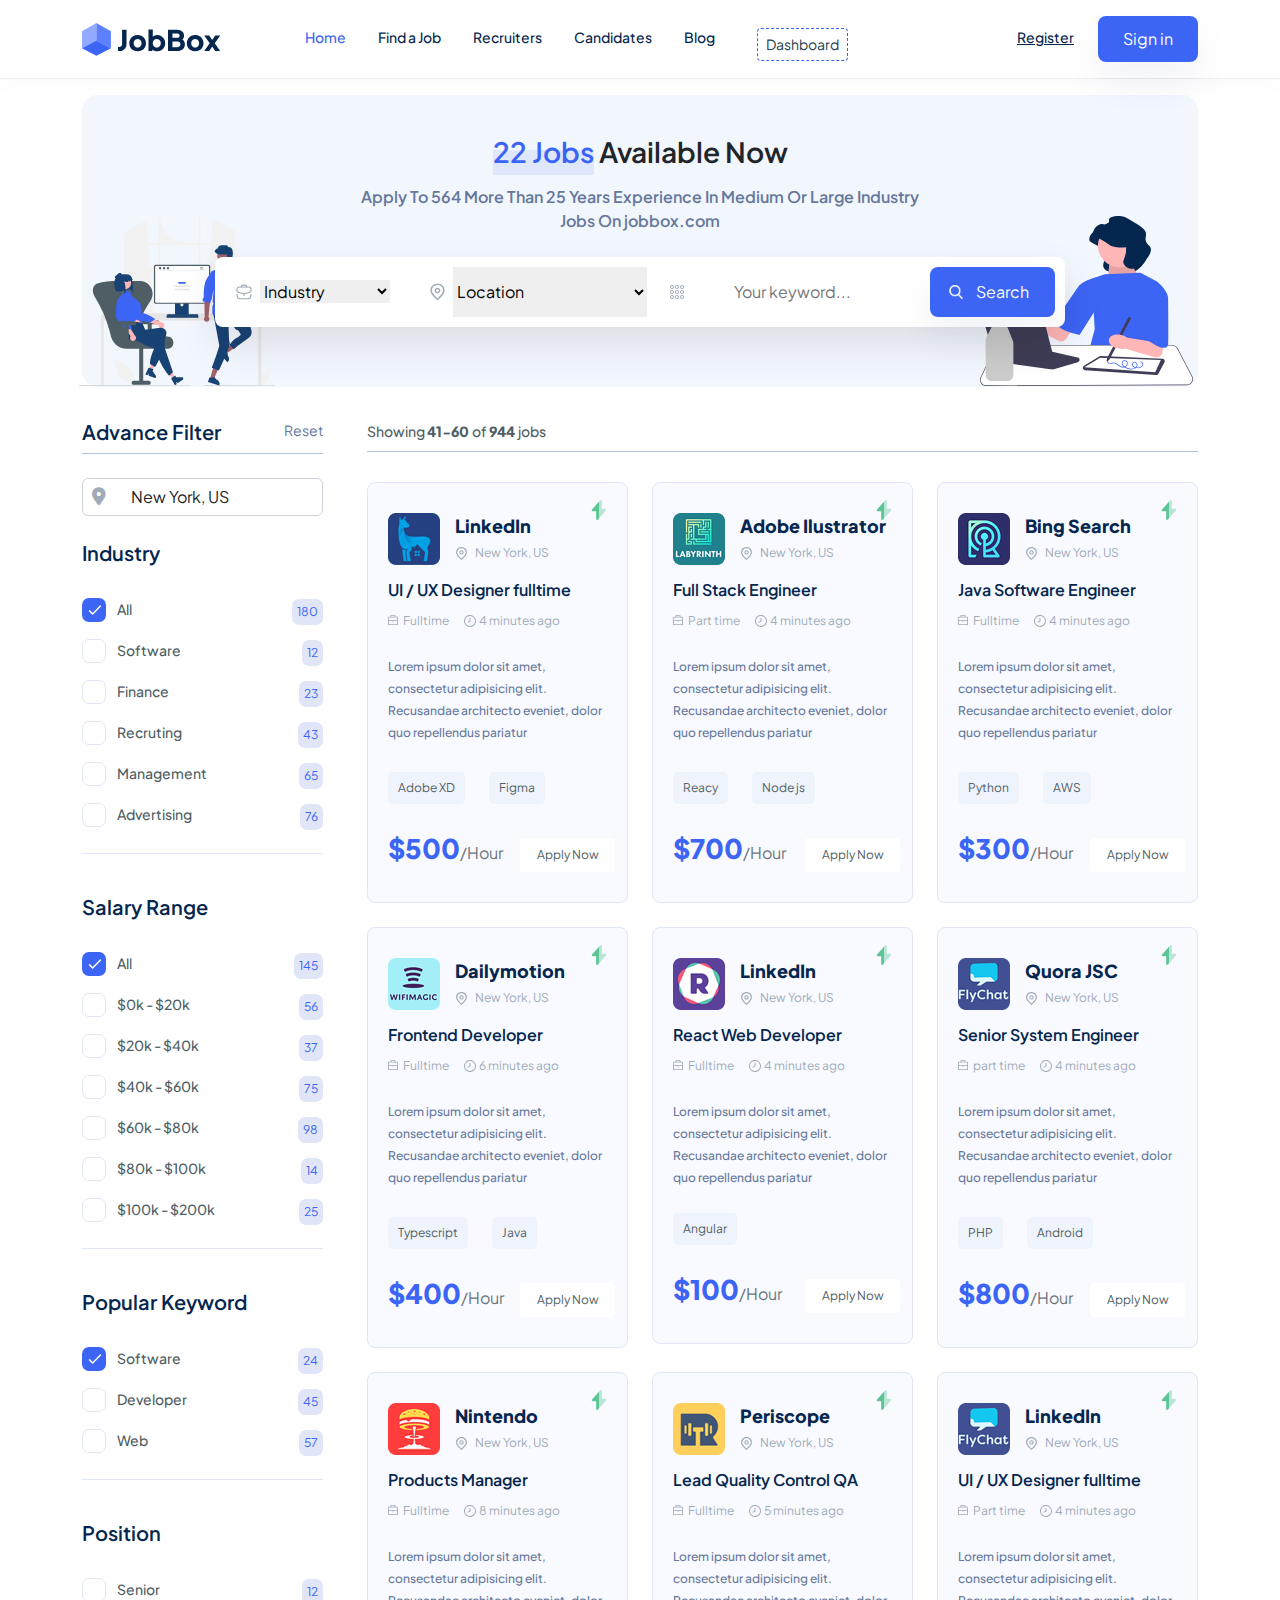
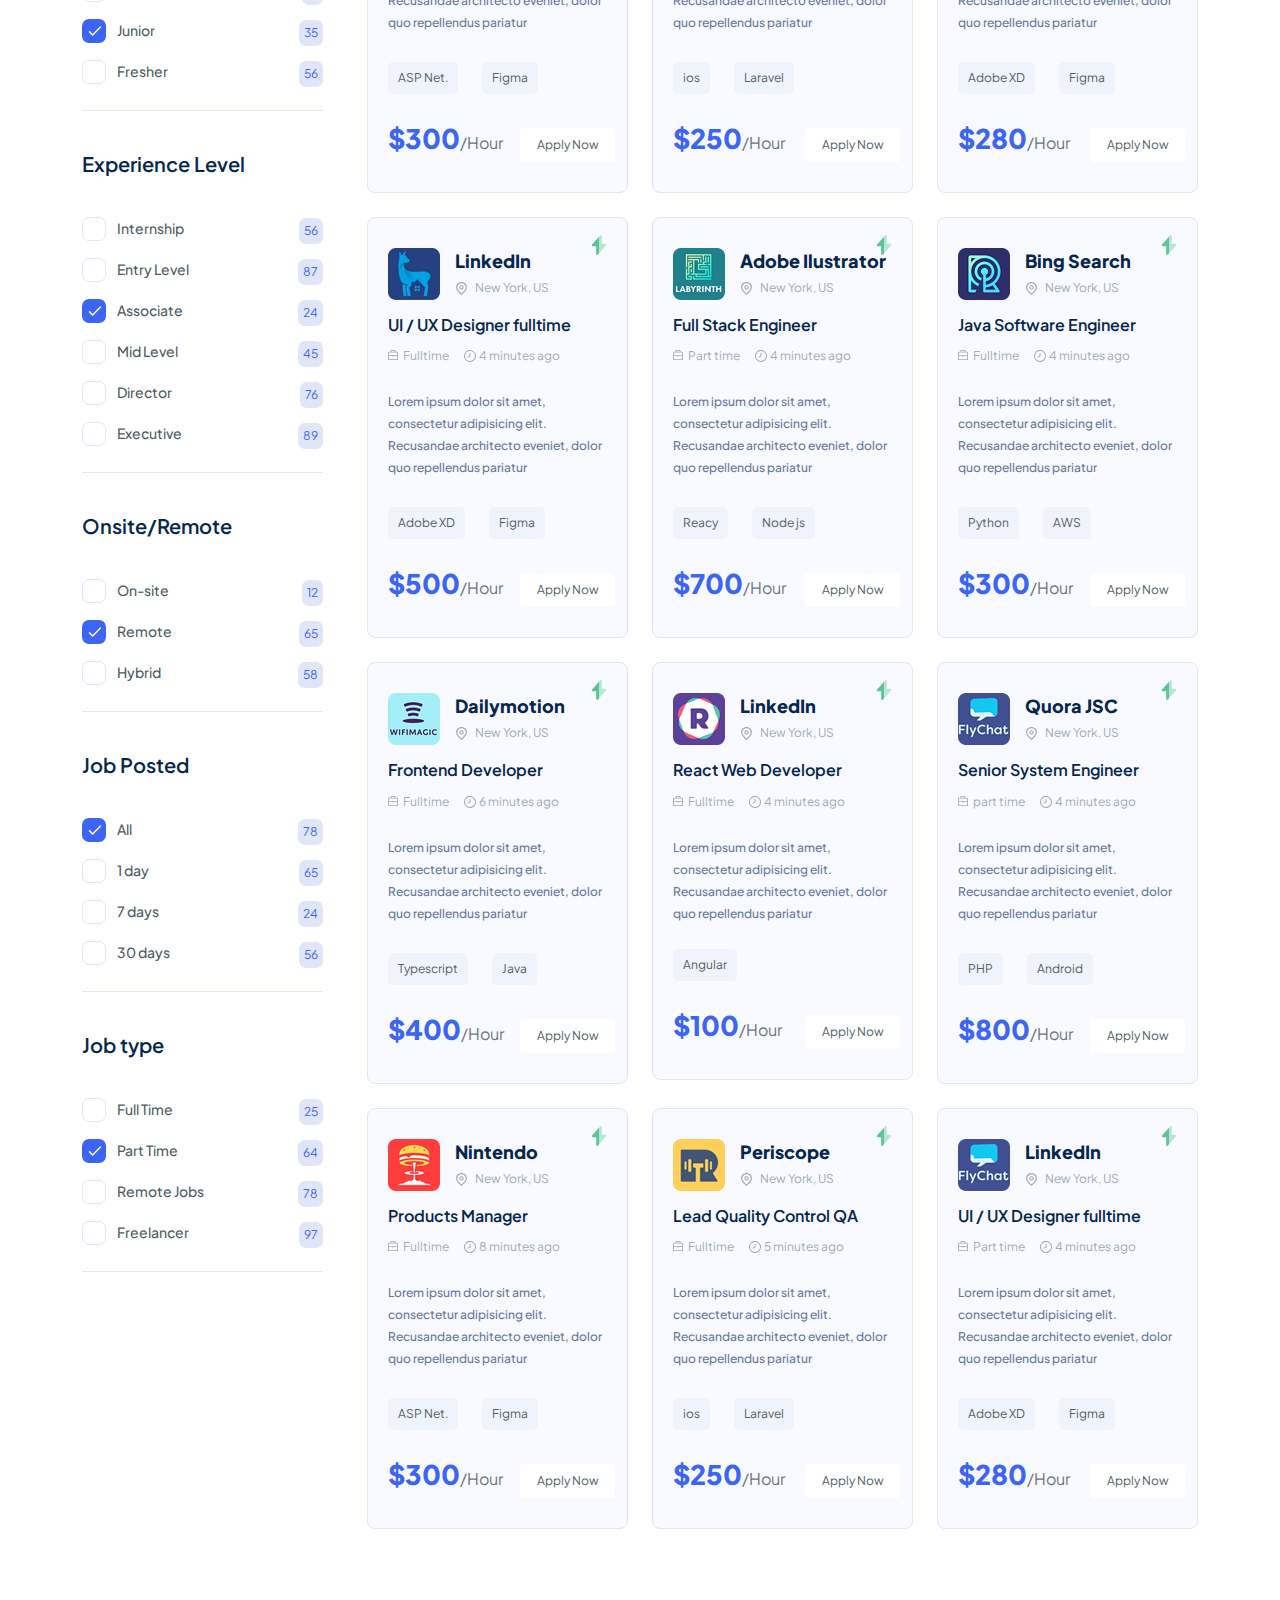
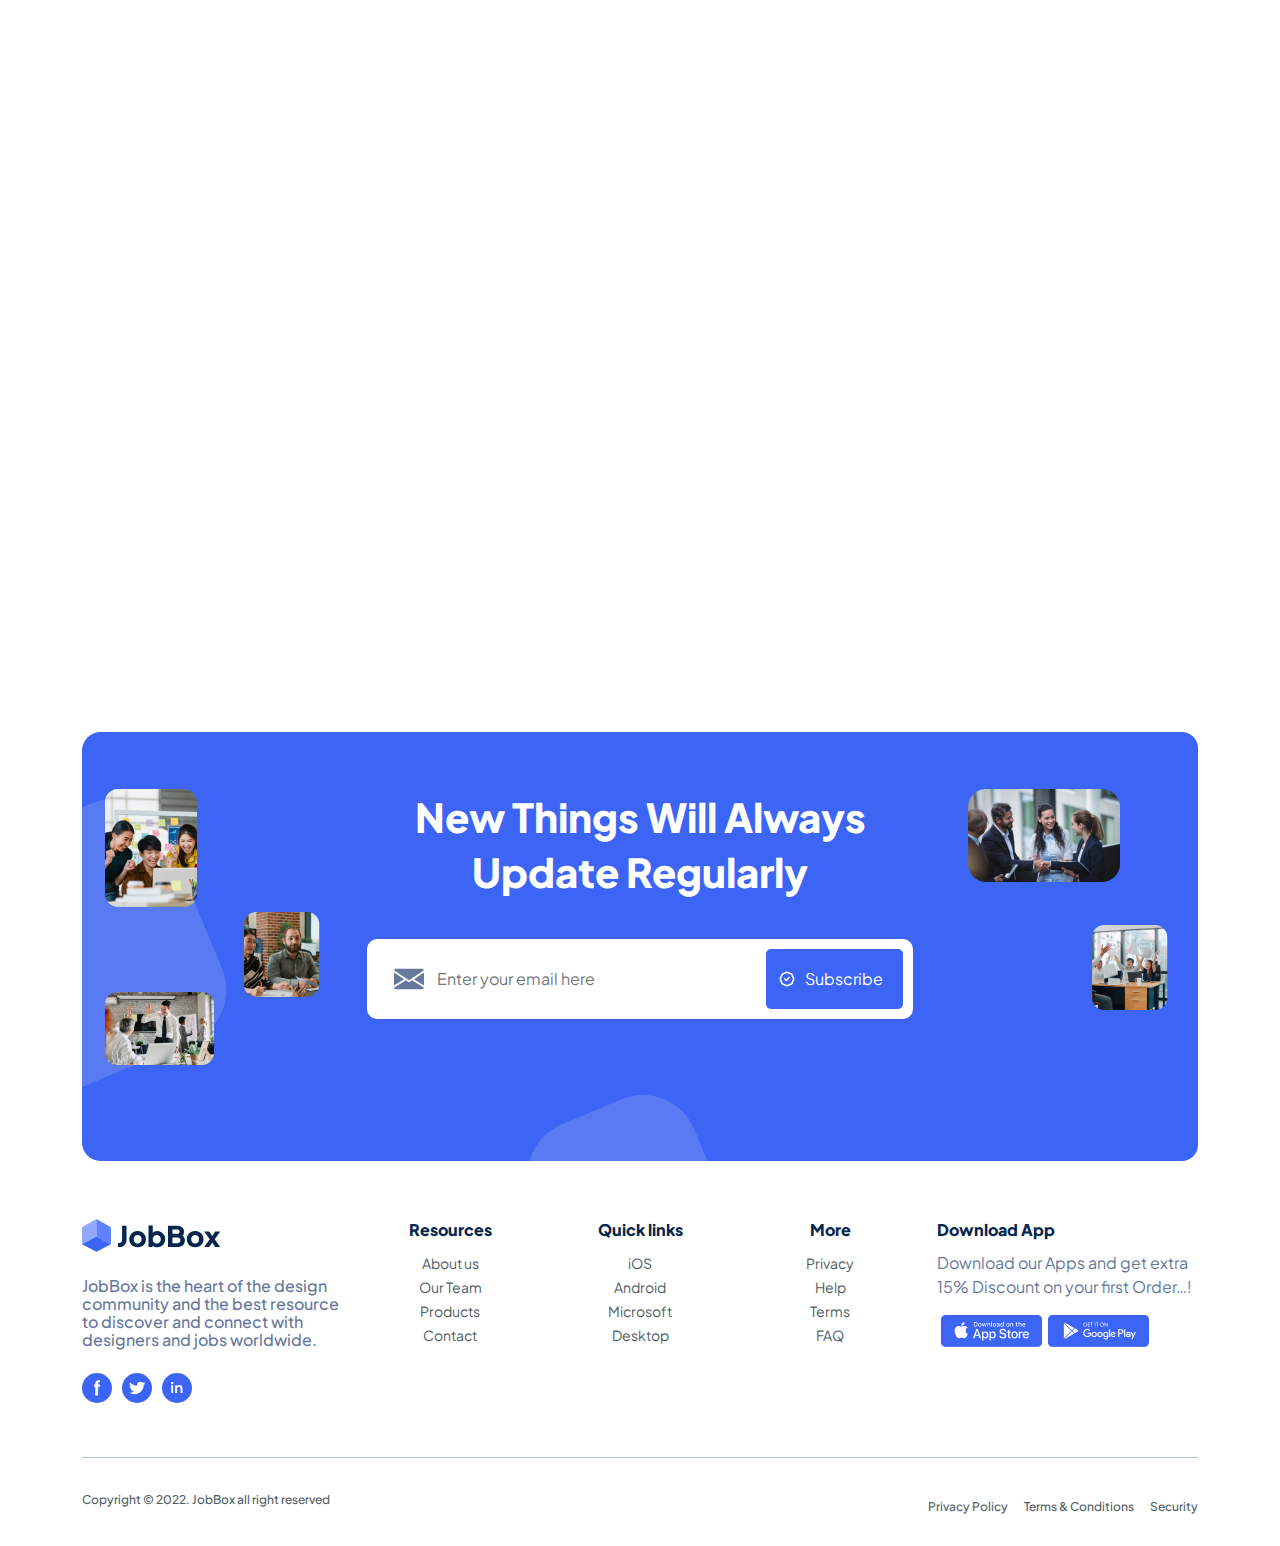
<file: find-job.html>
<!DOCTYPE html>
<html lang="en">

<head>
  <meta charset="UTF-8">
  <meta http-equiv="X-UA-Compatible" content="IE=edge">
  <meta name="viewport" content="width=device-width, initial-scale=1.0">
  <title>Find a job</title>
  <link rel="icon" href="images/jobhub-logo2.png" type="image/icon" />
  <link rel="stylesheet" type="text/css" href="css/all.min.css" />
  <link rel="stylesheet" type="text/css" href="fonts/stylesheet.css" />
  <link rel="stylesheet" type="text/css" href="css/animate.css" />
  <link rel="stylesheet" type="text/css" href="css/bootstrap.min.css" />
  <link rel="stylesheet" type="text/css" href="css/style.css" />
</head>



<body>
 <!-- offcanvas start -->
 <div class="offcanvas offcanvas-start" id="abc">
  <div class="offcanvas-header">
    <h5 class="offcanvas-title"><a href="index.html"><img src="images/jobhub-logo.svg" class="navbar-brand"
          alt=""></a></h5>
    <button type="button" class="btn-close" data-bs-dismiss="offcanvas"></button>
  </div>
  <div class="offcanvas-body">
    <nav>
      <ul class="m-0 p-0 flex-column d-flex">
        <li class="main-menu-list position-relative float-start">
          <a class="active" href="index.html">Home
            <i class="p-1 text-secondary bi bi-caret-down-fill"></i></a>
          <ul class="sub-menu">
            <li><a href="#">Home 1</a></li>
            <li><a href="#">Home 2</a></li>
            <li><a href="#">Home 3</a></li>
            <li><a href="#">Home 4</a></li>
            <li><a href="#">Home 5</a></li>
            <li><a href="#">Home 6</a></li>
          </ul>
        </li>
        <li class="main-menu-list position-relative float-start">
          <a href="find-job.html">Find a Job<i class="p-1 text-secondary bi bi-caret-down-fill"></i></a>
          <ul class="sub-menu">
            <li><a href="#">Jobs Grid</a></li>
            <li><a href="#">Jobs List</a></li>
            <li><a href="#">Jobs Details</a></li>
            <li><a href="#">Jobs Details 2</a></li>
          </ul>
        </li>
        <li class="main-menu-list position-relative float-start">
          <a href="recruiters.html">Recruiters<i class="p-1 text-secondary bi bi-caret-down-fill"></i></a>
          <ul class="sub-menu">
            <li><a href="#">Recruiters</a></li>
            <li><a href="#">Company Details</a></li>
          </ul>
        </li>
        <li class="main-menu-list position-relative float-start">
          <a href="candidates.html">Candidates<i class="p-1 text-secondary bi bi-caret-down-fill"></i></a>
          <ul class="sub-menu">
            <li><a href="#">Candidates Grid</a></li>
            <li><a href="#">Candidate Details</a></li>
            <li><a href="#">Candidate Profile</a></li>
          </ul>
        </li>
        <li class="main-menu-list position-relative float-start">
          <a href="blog.html">Blog<i class="p-1 text-secondary bi bi-caret-down-fill"></i></a>
          <ul class="sub-menu">
            <li><a href="#">Blog Grid</a></li>
            <li><a href="#">Blog Grid 2</a></li>
            <li><a href="#">Blog Single</a></li>
          </ul>
        </li>
        <li class="dashboard float-start position-relative">
          <a href="#">Dashboard</a>
        </li>
      </ul>
    </nav>
  </div>
</div>
<!-- offcanvas end -->

<!-- header start -->
<header class="p-3 sticky-bar navbar-expand-lg navbar">
  <div class="container">
    <a href="index.html"><img src="images/jobhub-logo.svg" class="navbar-brand" alt=""></a>
    <div class="order-lg-1">
      <button class="navbar-toggler" type="button" data-bs-toggle="offcanvas" data-bs-target="#abc">
        <span class="navbar-toggler-icon"></span>
      </button>
    </div>
    <nav class="collapse navbar-collapse justify-content-center">
      <ul class="m-0 p-0 m-auto">
        <li class="main-menu-list position-relative float-start">
          <a class="active" href="index.html">Home
            <i class="p-1 text-secondary bi bi-caret-down-fill"></i></a>
          <ul class="sub-menu">
            <li><a href="#">Home 1</a></li>
            <li><a href="#">Home 2</a></li>
            <li><a href="#">Home 3</a></li>
            <li><a href="#">Home 4</a></li>
            <li><a href="#">Home 5</a></li>
            <li><a href="#">Home 6</a></li>
          </ul>
        </li>
        <li class="main-menu-list position-relative float-start">
          <a href="find-job.html">Find a Job<i class="p-1 text-secondary bi bi-caret-down-fill"></i></a>
          <ul class="sub-menu">
            <li><a href="#">Jobs Grid</a></li>
            <li><a href="#">Jobs List</a></li>
            <li><a href="#">Jobs Details</a></li>
            <li><a href="#">Jobs Details 2</a></li>
          </ul>
        </li>
        <li class="main-menu-list position-relative float-start">
          <a href="recruiters.html">Recruiters<i class="p-1 text-secondary bi bi-caret-down-fill"></i></a>
          <ul class="sub-menu">
            <li><a href="#">Recruiters</a></li>
            <li><a href="#">Company Details</a></li>
          </ul>
        </li>
        <li class="main-menu-list position-relative float-start">
          <a href="candidates.html">Candidates<i class="p-1 text-secondary bi bi-caret-down-fill"></i></a>
          <ul class="sub-menu">
            <li><a href="#">Candidates Grid</a></li>
            <li><a href="#">Candidate Details</a></li>
            <li><a href="#">Candidate Profile</a></li>
          </ul>
        </li>
        <li class="main-menu-list position-relative float-start">
          <a href="blog.html">Blog<i class="p-1 text-secondary bi bi-caret-down-fill"></i></a>
          <ul class="sub-menu">
            <li><a href="#">Blog Grid</a></li>
            <li><a href="#">Blog Grid 2</a></li>
            <li><a href="#">Blog Single</a></li>
          </ul>
        </li>
        <li class="dashboard float-start position-relative">
          <a href="#">Dashboard</a>
        </li>
      </ul>
      <div class="header-right text-end d-inline-block ms-auto">
        <div class="sign-in">
          <a class="register-text" href="register.html">Register</a><a class="ms-4 sign-in-btn"
            href="signin.html">Sign in</a>
        </div>
      </div>
    </nav>

  </div>
</header>
<!-- header end -->

  <main>
    <section class="py-3">
      <div class="container">
        <div class="job-banner">
          <div class="job-banner-content text-center">
            <h3 class="fw-semibold"><span class="job-banner-brand">22 Jobs</span> Available Now </h3>
            <div class="fw-semibold paragraph-color mt-3">Apply To 564 More Than 25 Years Experience
              In Medium Or Large Industry <br class="d-none d-xl-block">Jobs On jobbox.com</div>


            <div class="form-find mt-4 wow animate__ animate__fadeIn animated" data-wow-delay=".2s">
              <form>
                <div class="d-flex align-items-center justify-content-center w-100">
                  <label class="me-1">
                    <img src="images/industry.svg" /></label>
                  <select class="form-input mr-10">
                    <option>Industry</option>
                    <option>Software</option>
                    <option>Finance</option>
                    <option>Recruting</option>
                    <option>Management</option>
                    <option>Advertising</option>
                    <option>Development</option>
                  </select>
                </div>
                <label class="me-1">
                  <img src="images/location.svg" width="10%" /></label>
                <select class="form-input me-3 ">
                  <option>Location</option>
                  <option>Aland Islands</option>
                  <option>Afghanistan</option>
                  <option>Albania</option>
                  <option>Algeria</option>
                  <option>Andorra</option>
                  <option>Angola</option>
                  <option>Anguilla</option>
                  <option>Antarctica</option>
                  <option>Antigua and Barbuda</option>
                  <option>Argentina</option>
                  <option>Armenia</option>
                </select>
                <input class="form-input input-keysearch me-5 ps-4" type="text" placeholder="Your keyword... " />
                <button class="job-banner-btn">Search</button>
              </form>
            </div>

          </div>
        </div>
      </div>
    </section>


    <section class="jobs-filter">
      <div class="container">
        <div class="row">
          <div class="col-lg-3 col-md-12 col-sm-12 col-12">
            <div class="job-filter-box mb-5">
              <div class="sidebar-filters pt-3">

                <div class="filter-block head-border mb-4">
                  <h5 class="fw-semibold">Advance Filter <a class="link-reset fw-normal" href="#">Reset</a></h5>
                </div>

                <div class="filter-block mb-4">
                  <div class="form-group select-style select-style-icon position-relative  ">
                    <select class="form-control form-icons select-active ps-5 ">
                      <option selected>New York, US</option>
                      <option>London</option>
                      <option>Paris</option>
                      <option>Berlin</option>
                    </select>
                    <i class="fa-solid fa-location-dot "></i>
                  </div>
                </div>

                <div class="filter-block mb-4">
                  <h5 class="fw-semibold mb-3">Industry</h5>
                  <div class="form-group">
                    <ul class="list-checkbox">
                      <li>
                        <label class="cb-container">
                          <input type="checkbox" checked="checked"><span class="text-small">All</span><span
                            class="checkmark"></span>
                        </label><span class="number-item">180</span>
                      </li>
                      <li>
                        <label class="cb-container">
                          <input type="checkbox"><span class="text-small">Software</span><span class="checkmark"></span>
                        </label><span class="number-item">12</span>
                      </li>
                      <li>
                        <label class="cb-container">
                          <input type="checkbox"><span class="text-small">Finance</span><span class="checkmark"></span>
                        </label><span class="number-item">23</span>
                      </li>
                      <li>
                        <label class="cb-container">
                          <input type="checkbox"><span class="text-small">Recruting</span><span
                            class="checkmark"></span>
                        </label><span class="number-item">43</span>
                      </li>
                      <li>
                        <label class="cb-container">
                          <input type="checkbox"><span class="text-small">Management</span><span
                            class="checkmark"></span>
                        </label><span class="number-item">65</span>
                      </li>
                      <li>
                        <label class="cb-container">
                          <input type="checkbox"><span class="text-small">Advertising</span><span
                            class="checkmark"></span>
                        </label><span class="number-item">76</span>
                      </li>
                    </ul>
                  </div>
                </div>

                <div class="filter-block mb-4">
                  <h5 class="fw-semibold mb-3">Salary Range</h5>
                  <div class="form-group mb-20">
                    <ul class="list-checkbox">
                      <li>
                        <label class="cb-container">
                          <input type="checkbox" checked="checked"><span class="text-small">All</span><span
                            class="checkmark"></span>
                        </label><span class="number-item">145</span>
                      </li>
                      <li>
                        <label class="cb-container">
                          <input type="checkbox"><span class="text-small">$0k - $20k</span><span
                            class="checkmark"></span>
                        </label><span class="number-item">56</span>
                      </li>
                      <li>
                        <label class="cb-container">
                          <input type="checkbox"><span class="text-small">$20k - $40k</span><span
                            class="checkmark"></span>
                        </label><span class="number-item">37</span>
                      </li>
                      <li>
                        <label class="cb-container">
                          <input type="checkbox"><span class="text-small">$40k - $60k</span><span
                            class="checkmark"></span>
                        </label><span class="number-item">75</span>
                      </li>
                      <li>
                        <label class="cb-container">
                          <input type="checkbox"><span class="text-small">$60k - $80k</span><span
                            class="checkmark"></span>
                        </label><span class="number-item">98</span>
                      </li>
                      <li>
                        <label class="cb-container">
                          <input type="checkbox"><span class="text-small">$80k - $100k</span><span
                            class="checkmark"></span>
                        </label><span class="number-item">14</span>
                      </li>
                      <li>
                        <label class="cb-container">
                          <input type="checkbox"><span class="text-small">$100k - $200k</span><span
                            class="checkmark"></span>
                        </label><span class="number-item">25</span>
                      </li>
                    </ul>
                  </div>
                </div>

                <div class="filter-block mb-4">
                  <h5 class="fw-semibold mb-3">Popular Keyword</h5>
                  <div class="form-group">
                    <ul class="list-checkbox">
                      <li>
                        <label class="cb-container">
                          <input type="checkbox" checked="checked"><span class="text-small">Software</span><span
                            class="checkmark"></span>
                        </label><span class="number-item">24</span>
                      </li>
                      <li>
                        <label class="cb-container">
                          <input type="checkbox"><span class="text-small">Developer</span><span
                            class="checkmark"></span>
                        </label><span class="number-item">45</span>
                      </li>
                      <li>
                        <label class="cb-container">
                          <input type="checkbox"><span class="text-small">Web</span><span class="checkmark"></span>
                        </label><span class="number-item">57</span>
                      </li>
                    </ul>
                  </div>
                </div>

                <div class="filter-block mb-4">
                  <h5 class="fw-semibold mb-3">Position</h5>
                  <div class="form-group">
                    <ul class="list-checkbox">
                      <li>
                        <label class="cb-container">
                          <input type="checkbox"><span class="text-small">Senior</span><span class="checkmark"></span>
                        </label><span class="number-item">12</span>
                      </li>
                      <li>
                        <label class="cb-container">
                          <input type="checkbox" checked="checked"><span class="text-small">Junior</span><span
                            class="checkmark"></span>
                        </label><span class="number-item">35</span>
                      </li>
                      <li>
                        <label class="cb-container">
                          <input type="checkbox"><span class="text-small">Fresher</span><span class="checkmark"></span>
                        </label><span class="number-item">56</span>
                      </li>
                    </ul>
                  </div>
                </div>

                <div class="filter-block mb-4">
                  <h5 class="fw-semibold mb-4">Experience Level</h5>
                  <div class="form-group">
                    <ul class="list-checkbox">
                      <li>
                        <label class="cb-container">
                          <input type="checkbox"><span class="text-small">Internship</span><span
                            class="checkmark"></span>
                        </label><span class="number-item">56</span>
                      </li>
                      <li>
                        <label class="cb-container">
                          <input type="checkbox"><span class="text-small">Entry Level</span><span
                            class="checkmark"></span>
                        </label><span class="number-item">87</span>
                      </li>
                      <li>
                        <label class="cb-container">
                          <input type="checkbox" checked="checked"><span class="text-small">Associate</span><span
                            class="checkmark"></span>
                        </label><span class="number-item">24</span>
                      </li>
                      <li>
                        <label class="cb-container">
                          <input type="checkbox"><span class="text-small">Mid Level</span><span
                            class="checkmark"></span>
                        </label><span class="number-item">45</span>
                      </li>
                      <li>
                        <label class="cb-container">
                          <input type="checkbox"><span class="text-small">Director</span><span class="checkmark"></span>
                        </label><span class="number-item">76</span>
                      </li>
                      <li>
                        <label class="cb-container">
                          <input type="checkbox"><span class="text-small">Executive</span><span
                            class="checkmark"></span>
                        </label><span class="number-item">89</span>
                      </li>
                    </ul>
                  </div>
                </div>

                <div class="filter-block mb-4">
                  <h5 class="fw-semibold mb-4">Onsite/Remote</h5>
                  <div class="form-group">
                    <ul class="list-checkbox">
                      <li>
                        <label class="cb-container">
                          <input type="checkbox"><span class="text-small">On-site</span><span class="checkmark"></span>
                        </label><span class="number-item">12</span>
                      </li>
                      <li>
                        <label class="cb-container">
                          <input type="checkbox" checked="checked"><span class="text-small">Remote</span><span
                            class="checkmark"></span>
                        </label><span class="number-item">65</span>
                      </li>
                      <li>
                        <label class="cb-container">
                          <input type="checkbox"><span class="text-small">Hybrid</span><span class="checkmark"></span>
                        </label><span class="number-item">58</span>
                      </li>
                    </ul>
                  </div>
                </div>

                <div class="filter-block mb-4">
                  <h5 class="fw-semibold mb-4">Job Posted</h5>
                  <div class="form-group">
                    <ul class="list-checkbox">
                      <li>
                        <label class="cb-container">
                          <input type="checkbox" checked="checked"><span class="text-small">All</span><span
                            class="checkmark"></span>
                        </label><span class="number-item">78</span>
                      </li>
                      <li>
                        <label class="cb-container">
                          <input type="checkbox"><span class="text-small">1 day</span><span class="checkmark"></span>
                        </label><span class="number-item">65</span>
                      </li>
                      <li>
                        <label class="cb-container">
                          <input type="checkbox"><span class="text-small">7 days</span><span class="checkmark"></span>
                        </label><span class="number-item">24</span>
                      </li>
                      <li>
                        <label class="cb-container">
                          <input type="checkbox"><span class="text-small">30 days</span><span class="checkmark"></span>
                        </label><span class="number-item">56</span>
                      </li>
                    </ul>
                  </div>
                </div>

                <div class="filter-block mb-4">
                  <h5 class="fw-semibold mb-4">Job type</h5>
                  <div class="form-group">
                    <ul class="list-checkbox">
                      <li>
                        <label class="cb-container">
                          <input type="checkbox"><span class="text-small">Full Time</span><span
                            class="checkmark"></span>
                        </label><span class="number-item">25</span>
                      </li>
                      <li>
                        <label class="cb-container">
                          <input type="checkbox" checked="checked"><span class="text-small">Part Time</span><span
                            class="checkmark"></span>
                        </label><span class="number-item">64</span>
                      </li>
                      <li>
                        <label class="cb-container">
                          <input type="checkbox"><span class="text-small">Remote Jobs</span><span
                            class="checkmark"></span>
                        </label><span class="number-item">78</span>
                      </li>
                      <li>
                        <label class="cb-container">
                          <input type="checkbox"><span class="text-small">Freelancer</span><span
                            class="checkmark"></span>
                        </label><span class="number-item">97</span>
                      </li>
                    </ul>
                  </div>
                </div>

              </div>
            </div>
          </div>

          <div class="col-lg-9 col-md-12 col-sm-12 col-12 ">
            <div class="content-page pt-3">
              <div class="box-filters-job pb-2">
                <div class="row">
                  <div class="col-xl-6 col-lg-5"><span class="text-small text-showing">Showing <strong>41-60 </strong>of
                      <strong>944 </strong>jobs</span></div>
                </div>
              </div>

              <div class="row">

                <div class="col-xl-4 col-lg-4 col-md-6 col-sm-12 col-12">
                  <div class="card-grid-2 hover-up">
                    <div class="card-grid-2-image-left"><span class="flash"></span>
                      <div class="image-box"><img src="images/brand-1.png" alt="jobBox"></div>
                      <div class="right-info"><a class="name-job" href="company-details.html">LinkedIn</a><span
                          class="location-small">New York, US</span></div>
                    </div>
                    <div class="card-block-info">
                      <h6 class="fw-semibold"><a href="#">UI / UX Designer fulltime</a></h6>
                      <div class="mt-2 mb-3"><span class="card-briefcase">Fulltime</span><span class="card-time">4<span>
                            minutes ago</span></span></div>
                      <p class="font-sm paragraph-color mt-15">Lorem ipsum dolor sit amet, consectetur adipisicing
                        elit. Recusandae architecto eveniet, dolor quo repellendus pariatur</p>
                      <div class="mt-4"><a class=" btn-grey-small me-4" href="#">Adobe XD</a><a
                          class=" btn-grey-small me-4 mt-1" href="#">Figma</a>
                      </div>
                      <div class="card-2-bottom mt-4 position-relative">
                        <div class="row pe-3 ">
                          <div class="col-lg-7 col-7"><span class="card-text-price">$500</span><span
                              class="text-muted">/Hour</span></div>
                          <div class="col-lg-5 col-5">
                            <div class="btn btn-apply-now">
                              Apply now</div>
                          </div>
                        </div>
                      </div>
                    </div>
                  </div>
                </div>

                <div class="col-xl-4 col-lg-4 col-md-6 col-sm-12 col-12">
                  <div class="card-grid-2 hover-up">
                    <div class="card-grid-2-image-left"><span class="flash"></span>
                      <div class="image-box"><img src="images/brand-2.png" alt="jobBox"></div>
                      <div class="right-info"><a class="name-job" href="company-details.html">Adobe Ilustrator</a><span
                          class="location-small">New York, US</span></div>
                    </div>
                    <div class="card-block-info">
                      <h6 class="fw-semibold"><a href="#">Full Stack Engineer</a></h6>
                      <div class="mt-2 mb-3"><span class="card-briefcase">Part time</span><span
                          class="card-time">4<span>
                            minutes ago</span></span></div>
                      <p class="font-sm paragraph-color mt-15">Lorem ipsum dolor sit amet, consectetur adipisicing
                        elit. Recusandae architecto eveniet, dolor quo repellendus pariatur</p>
                      <div class="mt-4"><a class=" btn-grey-small me-4" href="#">Reacy</a><a
                          class=" btn-grey-small me-4 mt-1" href="#">Node js</a>
                      </div>
                      <div class="card-2-bottom mt-4 position-relative">
                        <div class="row pe-3 ">
                          <div class="col-lg-7 col-7"><span class="card-text-price">$700</span><span
                              class="text-muted">/Hour</span></div>
                          <div class="col-lg-5 col-5">
                            <div class="btn btn-apply-now">
                              Apply now</div>
                          </div>
                        </div>
                      </div>
                    </div>
                  </div>
                </div>

                <div class="col-xl-4 col-lg-4 col-md-6 col-sm-12 col-12">
                  <div class="card-grid-2 hover-up">
                    <div class="card-grid-2-image-left"><span class="flash"></span>
                      <div class="image-box"><img src="images/brand-3.png" alt="jobBox"></div>
                      <div class="right-info"><a class="name-job" href="company-details.html">Bing Search</a><span
                          class="location-small">New York, US</span></div>
                    </div>
                    <div class="card-block-info">
                      <h6 class="fw-semibold"><a href="#">Java Software Engineer</a></h6>
                      <div class="mt-2 mb-3"><span class="card-briefcase">Fulltime</span><span class="card-time">4<span>
                            minutes ago</span></span></div>
                      <p class="font-sm paragraph-color mt-15">Lorem ipsum dolor sit amet, consectetur adipisicing
                        elit. Recusandae architecto eveniet, dolor quo repellendus pariatur</p>
                      <div class="mt-4"><a class=" btn-grey-small me-4" href="#">Python</a><a
                          class=" btn-grey-small me-4 mt-1" href="#">AWS</a>
                      </div>
                      <div class="card-2-bottom mt-4 position-relative">
                        <div class="row pe-3 ">
                          <div class="col-lg-7 col-7"><span class="card-text-price">$300</span><span
                              class="text-muted">/Hour</span></div>
                          <div class="col-lg-5 col-5">
                            <div class="btn btn-apply-now">
                              Apply now</div>
                          </div>
                        </div>
                      </div>
                    </div>
                  </div>
                </div>

                <div class="col-xl-4 col-lg-4 col-md-6 col-sm-12 col-12">
                  <div class="card-grid-2 hover-up">
                    <div class="card-grid-2-image-left"><span class="flash"></span>
                      <div class="image-box"><img src="images/brand-4.png" alt="jobBox"></div>
                      <div class="right-info"><a class="name-job" href="company-details.html">
                          Dailymotion</a><span class="location-small">New York, US</span></div>
                    </div>
                    <div class="card-block-info">
                      <h6 class="fw-semibold"><a href="#">Frontend Developer</a></h6>
                      <div class="mt-2 mb-3"><span class="card-briefcase">Fulltime</span><span class="card-time">6<span>
                            minutes ago</span></span></div>
                      <p class="font-sm paragraph-color mt-15">Lorem ipsum dolor sit amet, consectetur adipisicing
                        elit. Recusandae architecto eveniet, dolor quo repellendus pariatur</p>
                      <div class="mt-4"><a class=" btn-grey-small me-4" href="#">Typescript</a><a
                          class=" btn-grey-small me-4 mt-1" href="#">Java</a>
                      </div>
                      <div class="card-2-bottom mt-4 position-relative">
                        <div class="row pe-3 ">
                          <div class="col-lg-7 col-7"><span class="card-text-price">$400</span><span
                              class="text-muted">/Hour</span></div>
                          <div class="col-lg-5 col-5">
                            <div class="btn btn-apply-now">
                              Apply now</div>
                          </div>
                        </div>
                      </div>
                    </div>
                  </div>
                </div>

                <div class="col-xl-4 col-lg-4 col-md-6 col-sm-12 col-12">
                  <div class="card-grid-2 hover-up">
                    <div class="card-grid-2-image-left"><span class="flash"></span>
                      <div class="image-box"><img src="images/brand-5.png" alt="jobBox"></div>
                      <div class="right-info"><a class="name-job" href="company-details.html">LinkedIn</a><span
                          class="location-small">New York, US</span></div>
                    </div>
                    <div class="card-block-info">
                      <h6 class="fw-semibold"><a href="#">React  Web Developer</a></h6>
                      <div class="mt-2 mb-3"><span class="card-briefcase">Fulltime</span><span class="card-time">4<span>
                            minutes ago</span></span></div>
                      <p class="font-sm paragraph-color mt-15">Lorem ipsum dolor sit amet, consectetur adipisicing
                        elit. Recusandae architecto eveniet, dolor quo repellendus pariatur</p>
                      <div class="mt-4"><a class=" btn-grey-small me-4" href="#">Angular</a>
                      </div>
                      <div class="card-2-bottom mt-4 position-relative">
                        <div class="row pe-3 ">
                          <div class="col-lg-7 col-7"><span class="card-text-price">$100</span><span
                              class="text-muted">/Hour</span></div>
                          <div class="col-lg-5 col-5">
                            <div class="btn btn-apply-now">
                              Apply now</div>
                          </div>
                        </div>
                      </div>
                    </div>
                  </div>
                </div>

                <div class="col-xl-4 col-lg-4 col-md-6 col-sm-12 col-12">
                  <div class="card-grid-2 hover-up">
                    <div class="card-grid-2-image-left"><span class="flash"></span>
                      <div class="image-box"><img src="images/brand-6.png" alt="jobBox"></div>
                      <div class="right-info"><a class="name-job" href="company-details.html">
                          Quora JSC</a><span class="location-small">New York, US</span></div>
                    </div>
                    <div class="card-block-info">
                      <h6 class="fw-semibold"><a href="#">Senior System Engineer</a></h6>
                      <div class="mt-2 mb-3"><span class="card-briefcase">part time</span><span
                          class="card-time">4<span>
                            minutes ago</span></span></div>
                      <p class="font-sm paragraph-color mt-15">Lorem ipsum dolor sit amet, consectetur adipisicing
                        elit. Recusandae architecto eveniet, dolor quo repellendus pariatur</p>
                      <div class="mt-4"><a class=" btn-grey-small me-4" href="#">PHP</a><a
                          class=" btn-grey-small me-4 mt-1" href="#">Android</a>
                      </div>
                      <div class="card-2-bottom mt-4 position-relative">
                        <div class="row pe-3 ">
                          <div class="col-lg-7 col-7"><span class="card-text-price">$800</span><span
                              class="text-muted">/Hour</span></div>
                          <div class="col-lg-5 col-5">
                            <div class="btn btn-apply-now">
                              Apply now</div>
                          </div>
                        </div>
                      </div>
                    </div>
                  </div>
                </div>

                <div class="col-xl-4 col-lg-4 col-md-6 col-sm-12 col-12">
                  <div class="card-grid-2 hover-up">
                    <div class="card-grid-2-image-left"><span class="flash"></span>
                      <div class="image-box"><img src="images/brand-7.png" alt="jobBox"></div>
                      <div class="right-info"><a class="name-job" href="company-details.html">
                          Nintendo</a><span class="location-small">New York, US</span></div>
                    </div>
                    <div class="card-block-info">
                      <h6 class="fw-semibold"><a href="#">Products Manager </a></h6>
                      <div class="mt-2 mb-3"><span class="card-briefcase">Fulltime</span><span class="card-time">8<span>
                            minutes ago</span></span></div>
                      <p class="font-sm paragraph-color mt-15">Lorem ipsum dolor sit amet, consectetur adipisicing
                        elit. Recusandae architecto eveniet, dolor quo repellendus pariatur</p>
                      <div class="mt-4"><a class=" btn-grey-small me-4" href="#">ASP Net.</a><a
                          class=" btn-grey-small me-4 mt-1" href="#">Figma</a>
                      </div>
                      <div class="card-2-bottom mt-4 position-relative">
                        <div class="row pe-3 ">
                          <div class="col-lg-7 col-7"><span class="card-text-price">$300</span><span
                              class="text-muted">/Hour</span></div>
                          <div class="col-lg-5 col-5">
                            <div class="btn btn-apply-now">
                              Apply now</div>
                          </div>
                        </div>
                      </div>
                    </div>
                  </div>
                </div>

                <div class="col-xl-4 col-lg-4 col-md-6 col-sm-12 col-12">
                  <div class="card-grid-2 hover-up">
                    <div class="card-grid-2-image-left"><span class="flash"></span>
                      <div class="image-box"><img src="images/brand-8.png" alt="jobBox"></div>
                      <div class="right-info"><a class="name-job" href="company-details.html">Periscope</a><span
                          class="location-small">New York, US</span></div>
                    </div>
                    <div class="card-block-info">
                      <h6 class="fw-semibold"><a href="#">Lead Quality Control QA</a></h6>
                      <div class="mt-2 mb-3"><span class="card-briefcase">Fulltime</span><span class="card-time">5<span>
                            minutes ago</span></span></div>
                      <p class="font-sm paragraph-color mt-15">Lorem ipsum dolor sit amet, consectetur adipisicing
                        elit. Recusandae architecto eveniet, dolor quo repellendus pariatur</p>
                      <div class="mt-4"><a class=" btn-grey-small me-4" href="#">ios </a><a
                          class=" btn-grey-small me-4 mt-1" href="#">Laravel</a>
                      </div>
                      <div class="card-2-bottom mt-4 position-relative">
                        <div class="row pe-3 ">
                          <div class="col-lg-7 col-7"><span class="card-text-price">$250</span><span
                              class="text-muted">/Hour</span></div>
                          <div class="col-lg-5 col-5">
                            <div class="btn btn-apply-now">
                              Apply now</div>
                          </div>
                        </div>
                      </div>
                    </div>
                  </div>
                </div>

                <div class="col-xl-4 col-lg-4 col-md-6 col-sm-12 col-12">
                  <div class="card-grid-2 hover-up">
                    <div class="card-grid-2-image-left"><span class="flash"></span>
                      <div class="image-box"><img src="images/brand-9.png" alt="jobBox"></div>
                      <div class="right-info"><a class="name-job" href="company-details.html">
                          LinkedIn</a><span class="location-small">New York, US</span></div>
                    </div>
                    <div class="card-block-info">
                      <h6 class="fw-semibold"><a href="#">UI / UX Designer fulltime</a></h6>
                      <div class="mt-2 mb-3"><span class="card-briefcase">Part time</span><span
                          class="card-time">4<span>
                            minutes ago</span></span></div>
                      <p class="font-sm paragraph-color mt-15">Lorem ipsum dolor sit amet, consectetur adipisicing
                        elit. Recusandae architecto eveniet, dolor quo repellendus pariatur</p>
                      <div class="mt-4"><a class=" btn-grey-small me-4" href="#">Adobe XD</a><a
                          class=" btn-grey-small me-4 mt-1" href="#">Figma</a>
                      </div>
                      <div class="card-2-bottom mt-4 position-relative">
                        <div class="row pe-3 ">
                          <div class="col-lg-7 col-7"><span class="card-text-price">$280</span><span
                              class="text-muted">/Hour</span></div>
                          <div class="col-lg-5 col-5">
                            <div class="btn btn-apply-now">
                              Apply now</div>
                          </div>
                        </div>
                      </div>
                    </div>
                  </div>
                </div>

                <div class="col-xl-4 col-lg-4 col-md-6 col-sm-12 col-12">
                  <div class="card-grid-2 hover-up">
                    <div class="card-grid-2-image-left"><span class="flash"></span>
                      <div class="image-box"><img src="images/brand-1.png" alt="jobBox"></div>
                      <div class="right-info"><a class="name-job" href="company-details.html">LinkedIn</a><span
                          class="location-small">New York, US</span></div>
                    </div>
                    <div class="card-block-info">
                      <h6 class="fw-semibold"><a href="#">UI / UX Designer fulltime</a></h6>
                      <div class="mt-2 mb-3"><span class="card-briefcase">Fulltime</span><span class="card-time">4<span>
                            minutes ago</span></span></div>
                      <p class="font-sm paragraph-color mt-15">Lorem ipsum dolor sit amet, consectetur adipisicing
                        elit. Recusandae architecto eveniet, dolor quo repellendus pariatur</p>
                      <div class="mt-4"><a class=" btn-grey-small me-4" href="#">Adobe XD</a><a
                          class=" btn-grey-small me-4 mt-1" href="#">Figma</a>
                      </div>
                      <div class="card-2-bottom mt-4 position-relative">
                        <div class="row pe-3 ">
                          <div class="col-lg-7 col-7"><span class="card-text-price">$500</span><span
                              class="text-muted">/Hour</span></div>
                          <div class="col-lg-5 col-5">
                            <div class="btn btn-apply-now">
                              Apply now</div>
                          </div>
                        </div>
                      </div>
                    </div>
                  </div>
                </div>

                <div class="col-xl-4 col-lg-4 col-md-6 col-sm-12 col-12">
                  <div class="card-grid-2 hover-up">
                    <div class="card-grid-2-image-left"><span class="flash"></span>
                      <div class="image-box"><img src="images/brand-2.png" alt="jobBox"></div>
                      <div class="right-info"><a class="name-job" href="company-details.html">Adobe Ilustrator</a><span
                          class="location-small">New York, US</span></div>
                    </div>
                    <div class="card-block-info">
                      <h6 class="fw-semibold"><a href="#">Full Stack Engineer</a></h6>
                      <div class="mt-2 mb-3"><span class="card-briefcase">Part time</span><span
                          class="card-time">4<span>
                            minutes ago</span></span></div>
                      <p class="font-sm paragraph-color mt-15">Lorem ipsum dolor sit amet, consectetur adipisicing
                        elit. Recusandae architecto eveniet, dolor quo repellendus pariatur</p>
                      <div class="mt-4"><a class=" btn-grey-small me-4" href="#">Reacy</a><a
                          class=" btn-grey-small me-4 mt-1" href="#">Node js</a>
                      </div>
                      <div class="card-2-bottom mt-4 position-relative">
                        <div class="row pe-3 ">
                          <div class="col-lg-7 col-7"><span class="card-text-price">$700</span><span
                              class="text-muted">/Hour</span></div>
                          <div class="col-lg-5 col-5">
                            <div class="btn btn-apply-now">
                              Apply now</div>
                          </div>
                        </div>
                      </div>
                    </div>
                  </div>
                </div>

                <div class="col-xl-4 col-lg-4 col-md-6 col-sm-12 col-12">
                  <div class="card-grid-2 hover-up">
                    <div class="card-grid-2-image-left"><span class="flash"></span>
                      <div class="image-box"><img src="images/brand-3.png" alt="jobBox"></div>
                      <div class="right-info"><a class="name-job" href="company-details.html">Bing Search</a><span
                          class="location-small">New York, US</span></div>
                    </div>
                    <div class="card-block-info">
                      <h6 class="fw-semibold"><a href="#">Java Software Engineer</a></h6>
                      <div class="mt-2 mb-3"><span class="card-briefcase">Fulltime</span><span class="card-time">4<span>
                            minutes ago</span></span></div>
                      <p class="font-sm paragraph-color mt-15">Lorem ipsum dolor sit amet, consectetur adipisicing
                        elit. Recusandae architecto eveniet, dolor quo repellendus pariatur</p>
                      <div class="mt-4"><a class=" btn-grey-small me-4" href="#">Python</a><a
                          class=" btn-grey-small me-4 mt-1" href="#">AWS</a>
                      </div>
                      <div class="card-2-bottom mt-4 position-relative">
                        <div class="row pe-3 ">
                          <div class="col-lg-7 col-7"><span class="card-text-price">$300</span><span
                              class="text-muted">/Hour</span></div>
                          <div class="col-lg-5 col-5">
                            <div class="btn btn-apply-now">
                              Apply now</div>
                          </div>
                        </div>
                      </div>
                    </div>
                  </div>
                </div>

                <div class="col-xl-4 col-lg-4 col-md-6 col-sm-12 col-12">
                  <div class="card-grid-2 hover-up">
                    <div class="card-grid-2-image-left"><span class="flash"></span>
                      <div class="image-box"><img src="images/brand-4.png" alt="jobBox"></div>
                      <div class="right-info"><a class="name-job" href="company-details.html">
                          Dailymotion</a><span class="location-small">New York, US</span></div>
                    </div>
                    <div class="card-block-info">
                      <h6 class="fw-semibold"><a href="#">Frontend Developer</a></h6>
                      <div class="mt-2 mb-3"><span class="card-briefcase">Fulltime</span><span class="card-time">6<span>
                            minutes ago</span></span></div>
                      <p class="font-sm paragraph-color mt-15">Lorem ipsum dolor sit amet, consectetur adipisicing
                        elit. Recusandae architecto eveniet, dolor quo repellendus pariatur</p>
                      <div class="mt-4"><a class=" btn-grey-small me-4" href="#">Typescript</a><a
                          class=" btn-grey-small me-4 mt-1" href="#">Java</a>
                      </div>
                      <div class="card-2-bottom mt-4 position-relative">
                        <div class="row pe-3 ">
                          <div class="col-lg-7 col-7"><span class="card-text-price">$400</span><span
                              class="text-muted">/Hour</span></div>
                          <div class="col-lg-5 col-5">
                            <div class="btn btn-apply-now">
                              Apply now</div>
                          </div>
                        </div>
                      </div>
                    </div>
                  </div>
                </div>

                <div class="col-xl-4 col-lg-4 col-md-6 col-sm-12 col-12">
                  <div class="card-grid-2 hover-up">
                    <div class="card-grid-2-image-left"><span class="flash"></span>
                      <div class="image-box"><img src="images/brand-5.png" alt="jobBox"></div>
                      <div class="right-info"><a class="name-job" href="company-details.html">LinkedIn</a><span
                          class="location-small">New York, US</span></div>
                    </div>
                    <div class="card-block-info">
                      <h6 class="fw-semibold"><a href="#">React  Web Developer</a></h6>
                      <div class="mt-2 mb-3"><span class="card-briefcase">Fulltime</span><span class="card-time">4<span>
                            minutes ago</span></span></div>
                      <p class="font-sm paragraph-color mt-15">Lorem ipsum dolor sit amet, consectetur adipisicing
                        elit. Recusandae architecto eveniet, dolor quo repellendus pariatur</p>
                      <div class="mt-4"><a class=" btn-grey-small me-4" href="#">Angular</a>
                      </div>
                      <div class="card-2-bottom mt-4 position-relative">
                        <div class="row pe-3 ">
                          <div class="col-lg-7 col-7"><span class="card-text-price">$100</span><span
                              class="text-muted">/Hour</span></div>
                          <div class="col-lg-5 col-5">
                            <div class="btn btn-apply-now">
                              Apply now</div>
                          </div>
                        </div>
                      </div>
                    </div>
                  </div>
                </div>

                <div class="col-xl-4 col-lg-4 col-md-6 col-sm-12 col-12">
                  <div class="card-grid-2 hover-up">
                    <div class="card-grid-2-image-left"><span class="flash"></span>
                      <div class="image-box"><img src="images/brand-6.png" alt="jobBox"></div>
                      <div class="right-info"><a class="name-job" href="company-details.html">
                          Quora JSC</a><span class="location-small">New York, US</span></div>
                    </div>
                    <div class="card-block-info">
                      <h6 class="fw-semibold"><a href="#">Senior System Engineer</a></h6>
                      <div class="mt-2 mb-3"><span class="card-briefcase">part time</span><span
                          class="card-time">4<span>
                            minutes ago</span></span></div>
                      <p class="font-sm paragraph-color mt-15">Lorem ipsum dolor sit amet, consectetur adipisicing
                        elit. Recusandae architecto eveniet, dolor quo repellendus pariatur</p>
                      <div class="mt-4"><a class=" btn-grey-small me-4" href="#">PHP</a><a
                          class=" btn-grey-small me-4 mt-1" href="#">Android</a>
                      </div>
                      <div class="card-2-bottom mt-4 position-relative">
                        <div class="row pe-3 ">
                          <div class="col-lg-7 col-7"><span class="card-text-price">$800</span><span
                              class="text-muted">/Hour</span></div>
                          <div class="col-lg-5 col-5">
                            <div class="btn btn-apply-now">
                              Apply now</div>
                          </div>
                        </div>
                      </div>
                    </div>
                  </div>
                </div>

                <div class="col-xl-4 col-lg-4 col-md-6 col-sm-12 col-12">
                  <div class="card-grid-2 hover-up">
                    <div class="card-grid-2-image-left"><span class="flash"></span>
                      <div class="image-box"><img src="images/brand-7.png" alt="jobBox"></div>
                      <div class="right-info"><a class="name-job" href="company-details.html">
                          Nintendo</a><span class="location-small">New York, US</span></div>
                    </div>
                    <div class="card-block-info">
                      <h6 class="fw-semibold"><a href="#">Products Manager </a></h6>
                      <div class="mt-2 mb-3"><span class="card-briefcase">Fulltime</span><span class="card-time">8<span>
                            minutes ago</span></span></div>
                      <p class="font-sm paragraph-color mt-15">Lorem ipsum dolor sit amet, consectetur adipisicing
                        elit. Recusandae architecto eveniet, dolor quo repellendus pariatur</p>
                      <div class="mt-4"><a class=" btn-grey-small me-4" href="#">ASP Net.</a><a
                          class=" btn-grey-small me-4 mt-1" href="#">Figma</a>
                      </div>
                      <div class="card-2-bottom mt-4 position-relative">
                        <div class="row pe-3 ">
                          <div class="col-lg-7 col-7"><span class="card-text-price">$300</span><span
                              class="text-muted">/Hour</span></div>
                          <div class="col-lg-5 col-5">
                            <div class="btn btn-apply-now">
                              Apply now</div>
                          </div>
                        </div>
                      </div>
                    </div>
                  </div>
                </div>

                <div class="col-xl-4 col-lg-4 col-md-6 col-sm-12 col-12">
                  <div class="card-grid-2 hover-up">
                    <div class="card-grid-2-image-left"><span class="flash"></span>
                      <div class="image-box"><img src="images/brand-8.png" alt="jobBox"></div>
                      <div class="right-info"><a class="name-job" href="company-details.html">Periscope</a><span
                          class="location-small">New York, US</span></div>
                    </div>
                    <div class="card-block-info">
                      <h6 class="fw-semibold"><a href="#">Lead Quality Control QA</a></h6>
                      <div class="mt-2 mb-3"><span class="card-briefcase">Fulltime</span><span class="card-time">5<span>
                            minutes ago</span></span></div>
                      <p class="font-sm paragraph-color mt-15">Lorem ipsum dolor sit amet, consectetur adipisicing
                        elit. Recusandae architecto eveniet, dolor quo repellendus pariatur</p>
                      <div class="mt-4"><a class=" btn-grey-small me-4" href="#">ios </a><a
                          class=" btn-grey-small me-4 mt-1" href="#">Laravel</a>
                      </div>
                      <div class="card-2-bottom mt-4 position-relative">
                        <div class="row pe-3 ">
                          <div class="col-lg-7 col-7"><span class="card-text-price">$250</span><span
                              class="text-muted">/Hour</span></div>
                          <div class="col-lg-5 col-5">
                            <div class="btn btn-apply-now">
                              Apply now</div>
                          </div>
                        </div>
                      </div>
                    </div>
                  </div>
                </div>

                <div class="col-xl-4 col-lg-4 col-md-6 col-sm-12 col-12">
                  <div class="card-grid-2 hover-up">
                    <div class="card-grid-2-image-left"><span class="flash"></span>
                      <div class="image-box"><img src="images/brand-9.png" alt="jobBox"></div>
                      <div class="right-info"><a class="name-job" href="company-details.html">
                          LinkedIn</a><span class="location-small">New York, US</span></div>
                    </div>
                    <div class="card-block-info">
                      <h6 class="fw-semibold"><a href="#">UI / UX Designer fulltime</a></h6>
                      <div class="mt-2 mb-3"><span class="card-briefcase">Part time</span><span
                          class="card-time">4<span>
                            minutes ago</span></span></div>
                      <p class="font-sm paragraph-color mt-15">Lorem ipsum dolor sit amet, consectetur adipisicing
                        elit. Recusandae architecto eveniet, dolor quo repellendus pariatur</p>
                      <div class="mt-4"><a class=" btn-grey-small me-4" href="#">Adobe XD</a><a
                          class=" btn-grey-small me-4 mt-1" href="#">Figma</a>
                      </div>
                      <div class="card-2-bottom mt-4 position-relative">
                        <div class="row pe-3 ">
                          <div class="col-lg-7 col-7"><span class="card-text-price">$280</span><span
                              class="text-muted">/Hour</span></div>
                          <div class="col-lg-5 col-5">
                            <div class="btn btn-apply-now">
                              Apply now</div>
                          </div>
                        </div>
                      </div>
                    </div>
                  </div>
                </div>
              </div>

            </div>
          </div>

        </div>
      </div>
    </section>

    <!-- blog start -->
    <section class="section-box mt-5 mb-5">
      <div class="container">
        <div class="text-center">
          <h2 class="section-title fw-bold wow animate__ animate__fadeInUp animated"
            style="visibility: visible; animation-name: fadeInUp;">News and Blog</h2>
          <p class="paragraph-color h6 wow animate__ animate__fadeInUp animated"
            style="visibility: visible; animation-name: fadeInUp;">Get the latest news, updates and tips</p>
        </div>
      </div>
      <div class="container">
        <div id="carouselExampleControls" class="carousel slide m-0 p-0" data-bs-ride="carousel">
          <div class="carousel-inner">
            <div class="carousel-item active">
              <div class="row align-items-center justify-content-center">
                <div class="swiper-slide">
                  <div class="card-grid-3 wow animate__ animate__fadeIn animated">
                    <div class="card-grid-3-image"><a href="#">
                        <img src="images/img-news1.png" width="100%"></a></div>
                    <div class="card-block-info">
                      <div class="tags"><a class="btn btn-tag" href="#">Events</a></div>
                      <h5><a href="#">21 Job Interview Tips: How To Make a Great Impression</a></h5>
                      <p class="color-text-paragraph">Prepare your answer to the common question: “Tell me about
                        yourself, and why are you interested in this role with our company?” The idea is to quickly
                        communicate.</p>
                      <div class="card-2-bottom">
                        <div class="row">
                          <div class="col-lg-6 col-6">
                            <div class="d-flex"><img class="img-rounded" src="images/user1.png" alt="jobBox">
                              <div class="info-right-img"><span class="color-brand-1">Steven Jobs</span><br><span
                                  class="color-text-paragraph-2">06 September</span></div>
                            </div>
                          </div>
                          <div class="col-lg-6 col-6 pt-15">
                            <h6 class="color-text-paragraph-2 text-end pt-4"><span>6 mins to read</span></h6>
                          </div>
                        </div>
                      </div>
                    </div>
                  </div>
                </div>
                <div class="swiper-slide">
                  <div class="card-grid-3 wow animate__ animate__fadeIn animated">
                    <div class="card-grid-3-image"><a href="#">
                        <img src="images/img-news2.png" width="100%"></a></div>
                    <div class="card-block-info">
                      <div class="tags"><a class="btn btn-tag" href="#">News</a></div>
                      <h5><a href="#">39 Strengths and Weaknesses To Discuss in a Job Interview</a></h5>
                      <p class="color-text-paragraph">At some point during the interview process, you may be asked to
                        describe your personal strengths and weaknesses. Many job candidates are unsure how to approach.
                      </p>
                      <div class="card-2-bottom">
                        <div class="row">
                          <div class="col-lg-6 col-6">
                            <div class="d-flex"><img class="img-rounded" src="images/user2.png" alt="jobBox">
                              <div class="info-right-img"><span class="color-brand-1">William Kend</span><br><span
                                  class="color-text-paragraph-2">06 September</span></div>
                            </div>
                          </div>
                          <div class="col-lg-6 col-6">
                            <h6 class="color-text-paragraph-2 text-end pt-4"><span>9 mins to read</span></h6>
                          </div>
                        </div>
                      </div>
                    </div>
                  </div>
                </div>
                <div class="swiper-slide">
                  <div class="card-grid-3 wow animate__ animate__fadeIn animated">
                    <div class="card-grid-3-image"><a href="#">
                        <img src="images/img-news3.png" width="100%"></a></div>
                    <div class="card-block-info">
                      <div class="tags"><a class="btn btn-tag" href="#">News</a></div>
                      <h5><a href="#">Interview Question: Why Dont You Have a Degree?</a></h5>
                      <p class="color-text-paragraph">The Indeed Editorial Team comprises a diverse and talented team of
                        writers, researchers and subject matter experts equipped with Indeed's data and insights to
                        deliver.</p>
                      <div class="card-2-bottom">
                        <div class="row">
                          <div class="col-lg-6 col-6">
                            <div class="d-flex"><img class="img-rounded" src="images/user3.png" alt="jobBox">
                              <div class="info-right-img"><span class="color-brand-1">Sarah hardling</span><br><span
                                  class="color-text-paragraph-2">06 September</span></div>
                            </div>
                          </div>
                          <div class="col-lg-6 col-6 pt-15">
                            <h6 class="color-text-paragraph-2 text-end pt-4"><span>9 mins to read</span></h6>
                          </div>
                        </div>
                      </div>
                    </div>
                  </div>
                </div>
              </div>
            </div>
            <div class="carousel-item">
              <div class="row align-items-center justify-content-center">
                <div class="swiper-slide">
                  <div class="card-grid-3 wow animate__ animate__fadeIn animated">
                    <div class="card-grid-3-image"><a href="#">
                        <img src="images/img-news1.png" width="100%"></a></div>
                    <div class="card-block-info">
                      <div class="tags"><a class="btn btn-tag" href="#">Events</a></div>
                      <h5><a href="#">21 Job Interview Tips: How To Make a Great Impression</a></h5>
                      <p class="color-text-paragraph">Prepare your answer to the common question: “Tell me about
                        yourself, and why are you interested in this role with our company?” The idea is to quickly
                        communicate.</p>
                      <div class="card-2-bottom">
                        <div class="row">
                          <div class="col-lg-6 col-6">
                            <div class="d-flex"><img class="img-rounded" src="images/user1.png" alt="jobBox">
                              <div class="info-right-img"><span class="color-brand-1">Steven Jobs</span><br><span
                                  class="color-text-paragraph-2">06 September</span></div>
                            </div>
                          </div>
                          <div class="col-lg-6 col-6 pt-15">
                            <h6 class="color-text-paragraph-2 text-end pt-4"><span>6 mins to read</span></h6>
                          </div>
                        </div>
                      </div>
                    </div>
                  </div>
                </div>
                <div class="swiper-slide">
                  <div class="card-grid-3 wow animate__ animate__fadeIn animated">
                    <div class="card-grid-3-image"><a href="#">
                        <img src="images/img-news2.png" width="100%"></a></div>
                    <div class="card-block-info">
                      <div class="tags"><a class="btn btn-tag" href="#">News</a></div>
                      <h5><a href="#">39 Strengths and Weaknesses To Discuss in a Job Interview</a></h5>
                      <p class="color-text-paragraph">At some point during the interview process, you may be asked to
                        describe your personal strengths and weaknesses. Many job candidates are unsure how to approach.
                      </p>
                      <div class="card-2-bottom">
                        <div class="row">
                          <div class="col-lg-6 col-6">
                            <div class="d-flex"><img class="img-rounded" src="images/user2.png" alt="jobBox">
                              <div class="info-right-img"><span class="color-brand-1">Steven Jobs</span><br><span
                                  class="color-text-paragraph-2">06 September</span></div>
                            </div>
                          </div>
                          <div class="col-lg-6 col-6">
                            <h6 class="color-text-paragraph-2 text-end pt-4"><span>6 mins to read</span></h6>
                          </div>
                        </div>
                      </div>
                    </div>
                  </div>
                </div>
                <div class="swiper-slide">
                  <div class="card-grid-3 wow animate__ animate__fadeIn animated">
                    <div class="card-grid-3-image"><a href="#">
                        <img src="images/img-news3.png" width="100%"></a></div>
                    <div class="card-block-info">
                      <div class="tags"><a class="btn btn-tag" href="#">News</a></div>
                      <h5><a href="#">Interview Question: Why Dont You Have a Degree?</a></h5>
                      <p class="color-text-paragraph">The Indeed Editorial Team comprises a diverse and talented team of
                        writers, researchers and subject matter experts equipped with Indeed's data and insights to
                        deliver.</p>
                      <div class="card-2-bottom">
                        <div class="row">
                          <div class="col-lg-6 col-6">
                            <div class="d-flex"><img class="img-rounded" src="images/user3.png" alt="jobBox">
                              <div class="info-right-img"><span class="color-brand-1">Steven Jobs</span><br><span
                                  class="color-text-paragraph-2">06 September</span></div>
                            </div>
                          </div>
                          <div class="col-lg-6 col-6 pt-15">
                            <h6 class="color-text-paragraph-2 text-end pt-4"><span>6 mins to read</span></h6>
                          </div>
                        </div>
                      </div>
                    </div>
                  </div>
                </div>
              </div>
            </div>
            <div class="carousel-item">
              <div class="row align-items-center justify-content-center">
                <div class="swiper-slide">
                  <div class="card-grid-3 wow animate__ animate__fadeIn animated">
                    <div class="card-grid-3-image"><a href="#">
                        <img src="images/img-news1.png" width="100%"></a></div>
                    <div class="card-block-info">
                      <div class="tags"><a class="btn btn-tag" href="#">Events</a></div>
                      <h5><a href="#">21 Job Interview Tips: How To Make a Great Impression</a></h5>
                      <p class="color-text-paragraph">Prepare your answer to the common question: “Tell me about
                        yourself, and why are you interested in this role with our company?” The idea is to quickly
                        communicate.</p>
                      <div class="card-2-bottom">
                        <div class="row">
                          <div class="col-lg-6 col-6">
                            <div class="d-flex"><img class="img-rounded" src="images/user1.png" alt="jobBox">
                              <div class="info-right-img"><span class="color-brand-1">Steven Jobs</span><br><span
                                  class="color-text-paragraph-2">06 September</span></div>
                            </div>
                          </div>
                          <div class="col-lg-6 col-6 pt-15">
                            <h6 class="color-text-paragraph-2 text-end pt-4"><span>6 mins to read</span></h6>
                          </div>
                        </div>
                      </div>
                    </div>
                  </div>
                </div>
                <div class="swiper-slide">
                  <div class="card-grid-3 wow animate__ animate__fadeIn animated">
                    <div class="card-grid-3-image"><a href="#">
                        <img src="images/img-news2.png" width="100%"></a></div>
                    <div class="card-block-info">
                      <div class="tags"><a class="btn btn-tag" href="#">News</a></div>
                      <h5><a href="#">39 Strengths and Weaknesses To Discuss in a Job Interview</a></h5>
                      <p class="color-text-paragraph">At some point during the interview process, you may be asked to
                        describe your personal strengths and weaknesses. Many job candidates are unsure how to approach.
                      </p>
                      <div class="card-2-bottom">
                        <div class="row">
                          <div class="col-lg-6 col-6">
                            <div class="d-flex"><img class="img-rounded" src="images/user2.png" alt="jobBox">
                              <div class="info-right-img"><span class="color-brand-1">Steven Jobs</span><br><span
                                  class="color-text-paragraph-2">06 September</span></div>
                            </div>
                          </div>
                          <div class="col-lg-6 col-6">
                            <h6 class="color-text-paragraph-2 text-end pt-4"><span>6 mins to read</span></h6>
                          </div>
                        </div>
                      </div>
                    </div>
                  </div>
                </div>
                <div class="swiper-slide">
                  <div class="card-grid-3 wow animate__ animate__fadeIn animated">
                    <div class="card-grid-3-image"><a href="#">
                        <img src="images/img-news3.png" width="100%"></a></div>
                    <div class="card-block-info">
                      <div class="tags"><a class="btn btn-tag" href="#">News</a></div>
                      <h5><a href="#">Interview Question: Why Dont You Have a Degree?</a></h5>
                      <p class="color-text-paragraph">The Indeed Editorial Team comprises a diverse and talented team of
                        writers, researchers and subject matter experts equipped with Indeed's data and insights to
                        deliver.</p>
                      <div class="card-2-bottom">
                        <div class="row">
                          <div class="col-lg-6 col-6">
                            <div class="d-flex"><img class="img-rounded" src="images/user3.png" alt="jobBox">
                              <div class="info-right-img"><span class="color-brand-1">Steven Jobs</span><br><span
                                  class="color-text-paragraph-2">06 September</span></div>
                            </div>
                          </div>
                          <div class="col-lg-6 col-6 pt-15">
                            <h6 class="color-text-paragraph-2 text-end pt-4"><span>6 mins to read</span></h6>
                          </div>
                        </div>
                      </div>
                    </div>
                  </div>
                </div>
              </div>
            </div>
          </div>
          <button class="carousel-control-prev " type="button" data-bs-target="#carouselExampleControls"
            data-bs-slide="prev">
            <span class="carousel-control-prev-icon"></span>
          </button>
          <button class="carousel-control-next" type="button" data-bs-target="#carouselExampleControls"
            data-bs-slide="next">
            <span class="carousel-control-next-icon"></span>
          </button>
        </div>
      </div>
    </section>
    <!-- blog end -->

    <!-- updates start -->
    <section class="upadates-section-box mt-5 mb-2">
      <div class="container">
        <div class="box-newsletter">
          <div class="row">
            <div class="col-xl-3 col-12">
              <div class=" text-center d-none d-xl-block"><img src="images/newsletter-left.png"></div>
            </div>
            <div class="col-lg-12 col-xl-6 col-12">
              <h2 class="text-md-newsletter text-center">New Things Will Always<br> Update Regularly</h2>
              <div class="box-form-newsletter">
                <form class="form-newsletter">
                  <input class="input-newsletter" type="text" value="" placeholder="Enter your email here">
                  <button class="btn btn-default">Subscribe</button>
                </form>
              </div>
            </div>
            <div class="col-xl-3 col-12">
              <div class=" text-center d-none d-xl-block"><img src="images/newsletter-right.png"></div>
            </div>
          </div>
        </div>
      </div>
    </section>
    <!-- updates end -->
  </main>


  <!-- footer start -->
  <footer class="footer mt-5">
    <div class="container">
      <div class="row">

        <div class="col-12 col-sm-6 col-md-6 col-lg-3">
          <div class="footer-index-detail">
            <a href="#"><img src="images/jobhub-logo.svg" /></a>
            <div class="mt-4 mb-4 color-text-paragraph-2">
              <p class="paragraph-color fs-6">JobBox is the heart of the design community and the best resource
                to discover and connect with designers and jobs worldwide.</p>
            </div>
            <div class="footer-social">
              <a class="icon-facebook" href="#"></a><a class="icon-twitter" href="#"></a><a class="icon-linkedin"
                href="#"></a>
            </div>
          </div>
        </div>

        <div class="col-12 col-sm-6 col-md-6 col-lg-2">
          <div class="footer-index text-sm-center text-md-center text-lg-center text-left">
            <h6 class="mb-2">Resources</h6>
            <ul class="d-inline-block p-0">
              <li><a href="#">About us</a></li>
              <li><a href="#">Our Team</a></li>
              <li><a href="#">Products</a></li>
              <li><a href="#">Contact</a></li>
            </ul>
          </div>
        </div>

        <div class="col-12 col-sm-3 col-md-3 col-lg-2">
          <div class="footer-index text-lg-center text-left">
            <h6 class="mb-2">Quick links</h6>
            <ul class="d-inline-block p-0">
              <li><a href="#">iOS</a></li>
              <li><a href="#">Android</a></li>
              <li><a href="#">Microsoft</a></li>
              <li><a href="#">Desktop</a></li>
            </ul>
          </div>
        </div>

        <div class="col-12 col-sm-3 col-md-3 col-lg-2">
          <div class="footer-index text-lg-center text-left mt-2 mt-lg-0">
            <h6 class="mb-2">More</h6>
            <ul class="d-inline-block p-0">
              <li><a href="#">Privacy</a></li>
              <li><a href="#">Help</a></li>
              <li><a href="#">Terms</a></li>
              <li><a href="#">FAQ</a></li>
            </ul>
          </div>
        </div>

        <div class="col-12 col-sm-6 col-md-6 col-lg-3">
          <div class="footer-index-download mt-2 mt-lg-0">
            <h6 class="mb-20">Download App</h6>
            <p class="paragraph-color ">
              Download our Apps and get extra 15% Discount on your first Order…!
            </p>
            <div class="mt-15">
              <a class="mr-5" href="#"><img class="ms-1" src="images/app-store.png" /></a><a href="#"><img class="ms-1"
                  src="images/android.png" /></a>
            </div>
          </div>
        </div>

      </div>
      <div class="footer-bottom mt-5">
        <div class="row">
          <div class="col-md-6">
            <span class="color-text-paragraph">Copyright © 2022. JobBox all right reserved</span>
          </div>
          <div class="col-md-6 text-md-end text-start">
            <div class="footer-social">
              <a class="color-text-paragraph" href="#">Privacy Policy</a><a class="color-text-paragraph me-3 ms-3"
                href="#">Terms & Conditions</a><a class="font-xs color-text-paragraph" href="#">Security</a>
            </div>
          </div>
        </div>
      </div>
    </div>
  </footer>
  <!-- footer end -->

  <script src="js/bootstrap.bundle.min.js" type="text/javascript"> </script>
  <script src="js/wow.min.js"></script>
  <script>
    new WOW().init();

    // Example starter JavaScript for disabling form submissions if there are invalid fields
    (() => {
      "use strict";

      // Fetch all the forms we want to apply custom Bootstrap validation styles to
      const forms = document.querySelectorAll(".needs-validation");

      // Loop over them and prevent submission
      Array.from(forms).forEach((form) => {
        form.addEventListener(
          "submit",
          (event) => {
            if (!form.checkValidity()) {
              event.preventDefault();
              event.stopPropagation();
            }

            form.classList.add("was-validated");
          },
          false
        );
      });
    })();
  </script>
</body>

</html>
</file>
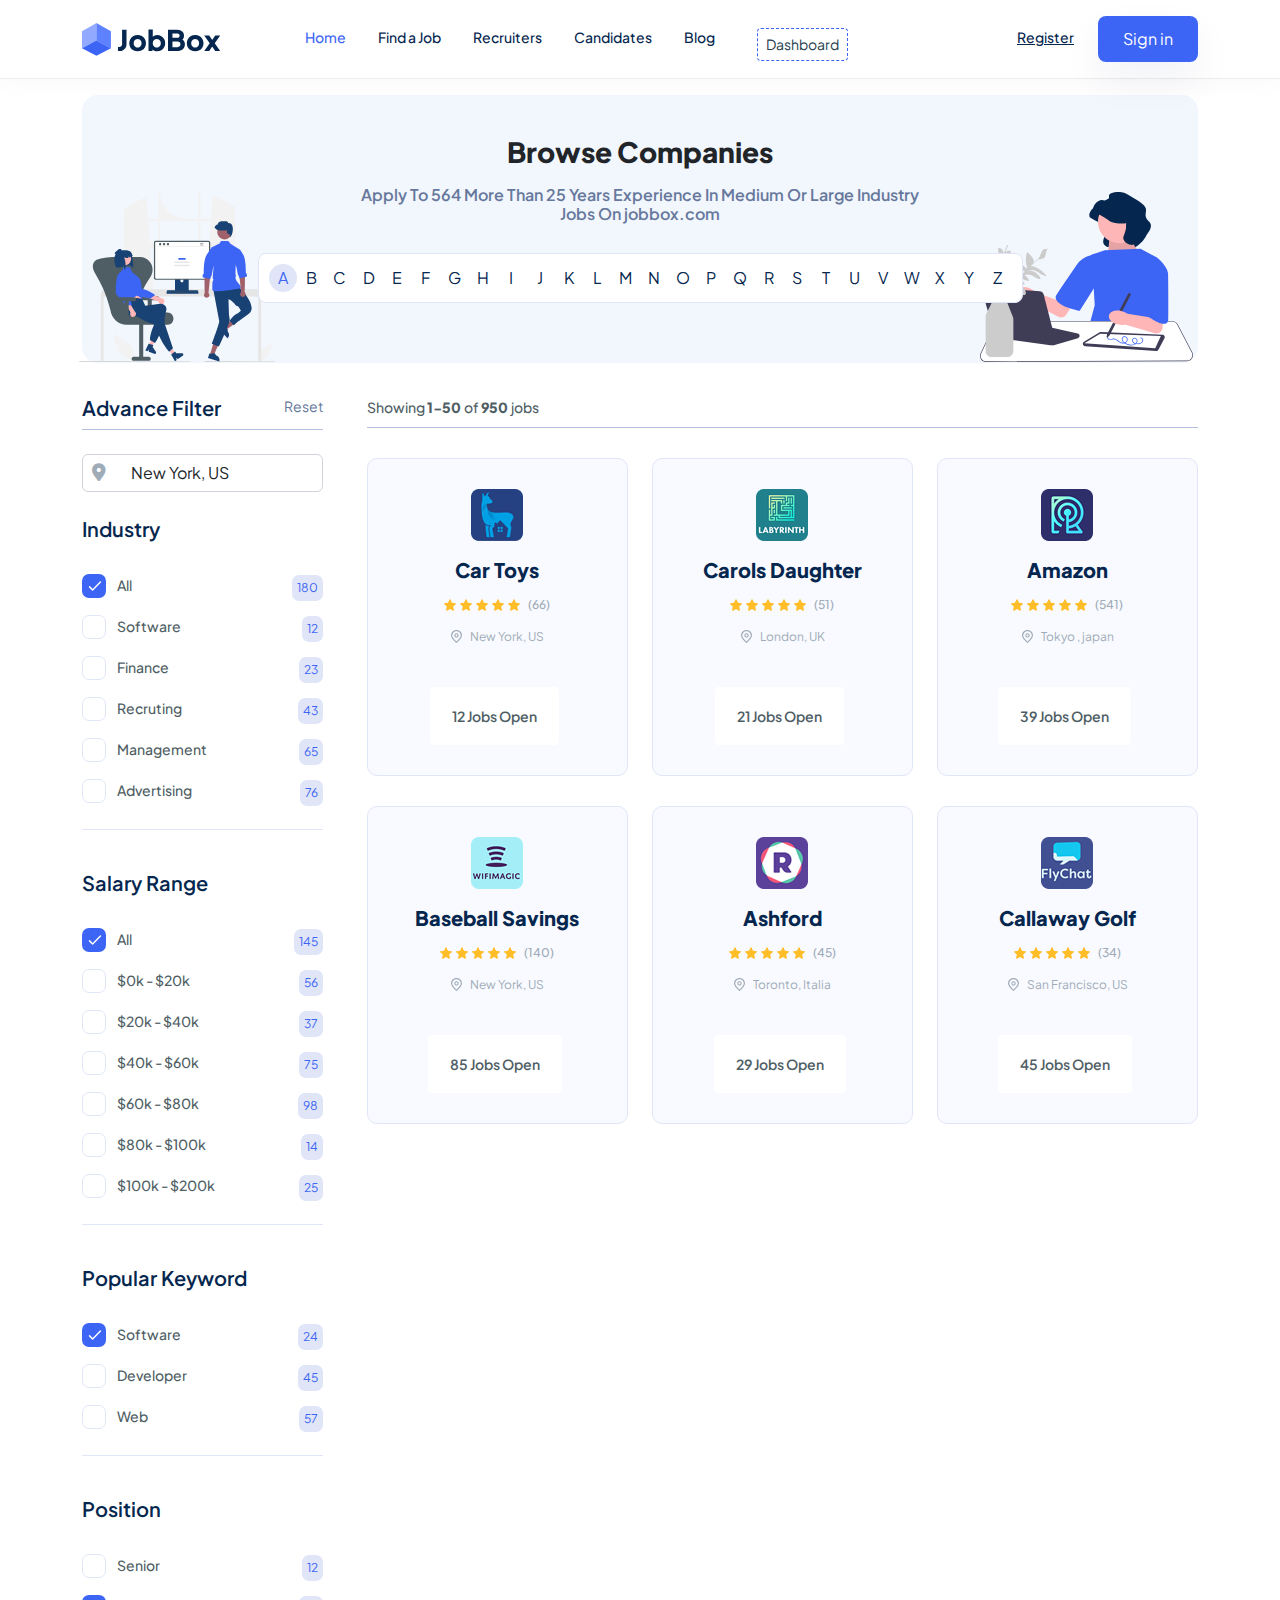
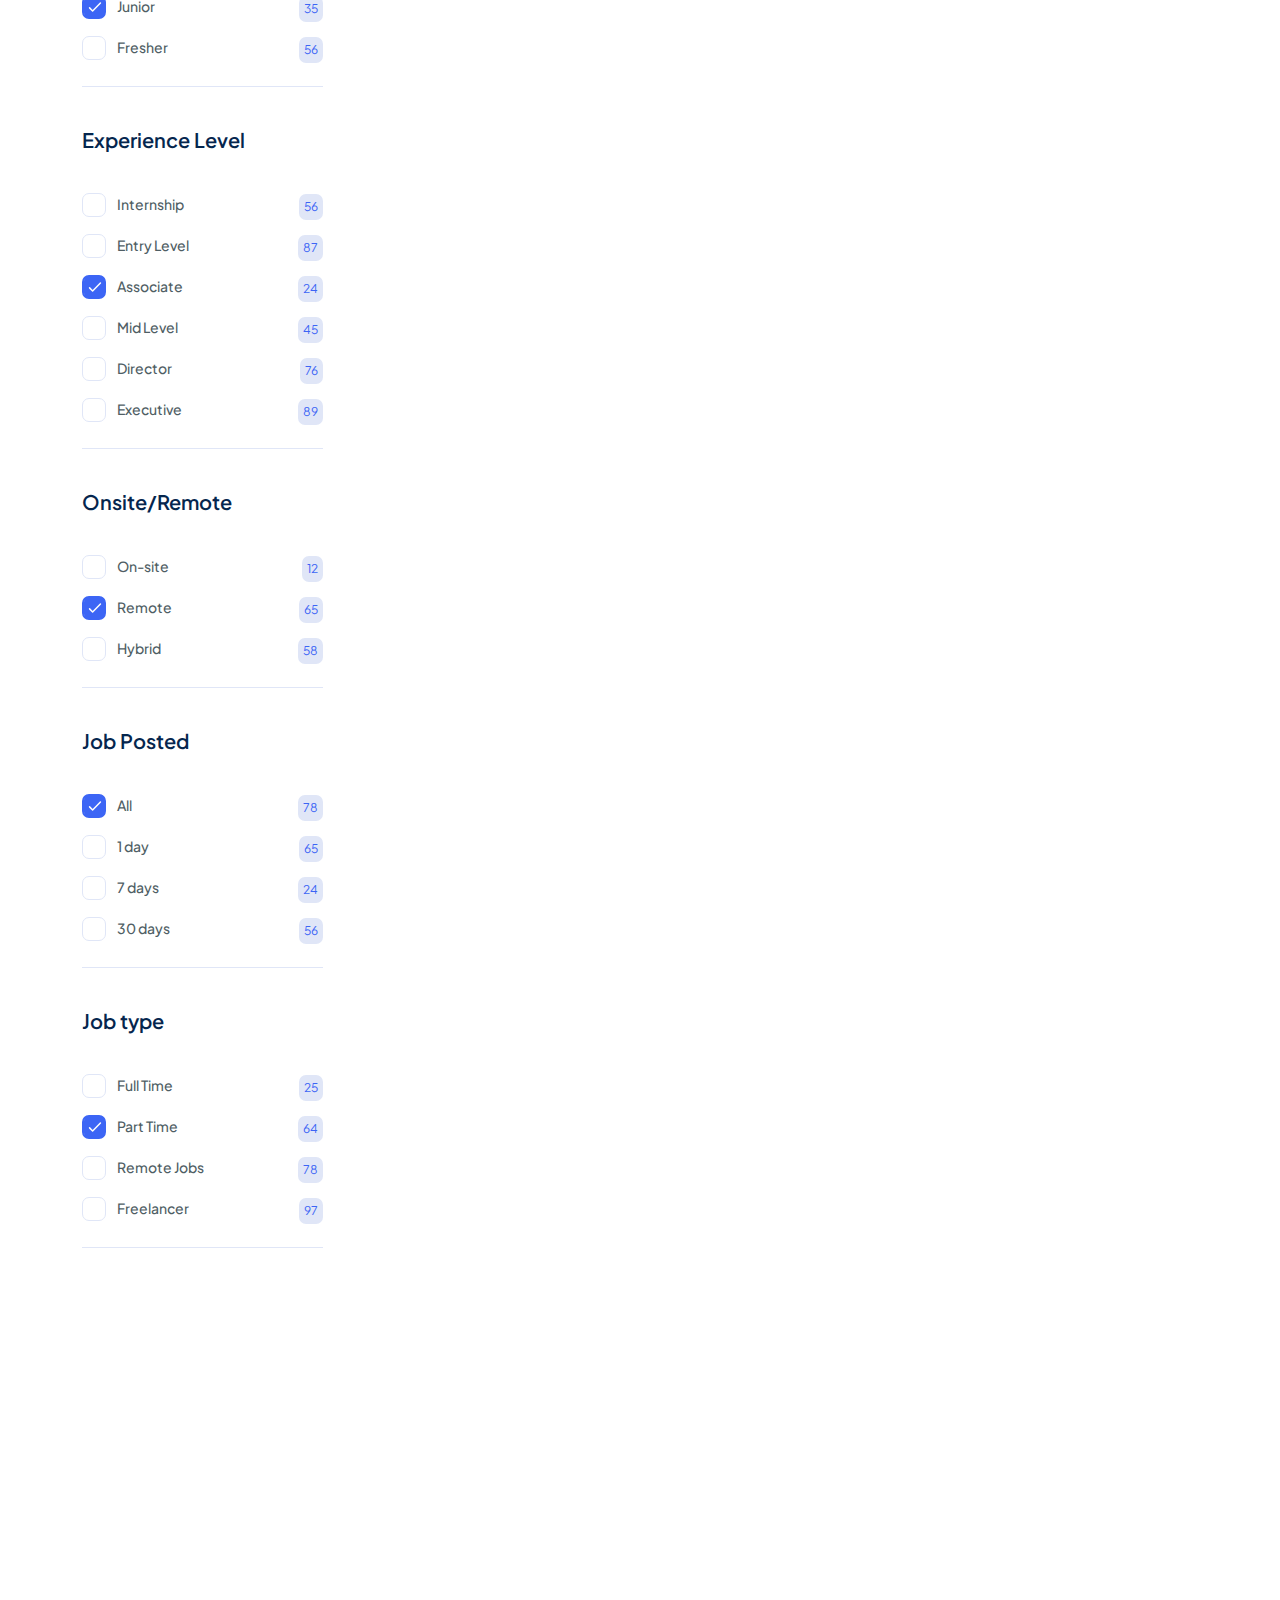
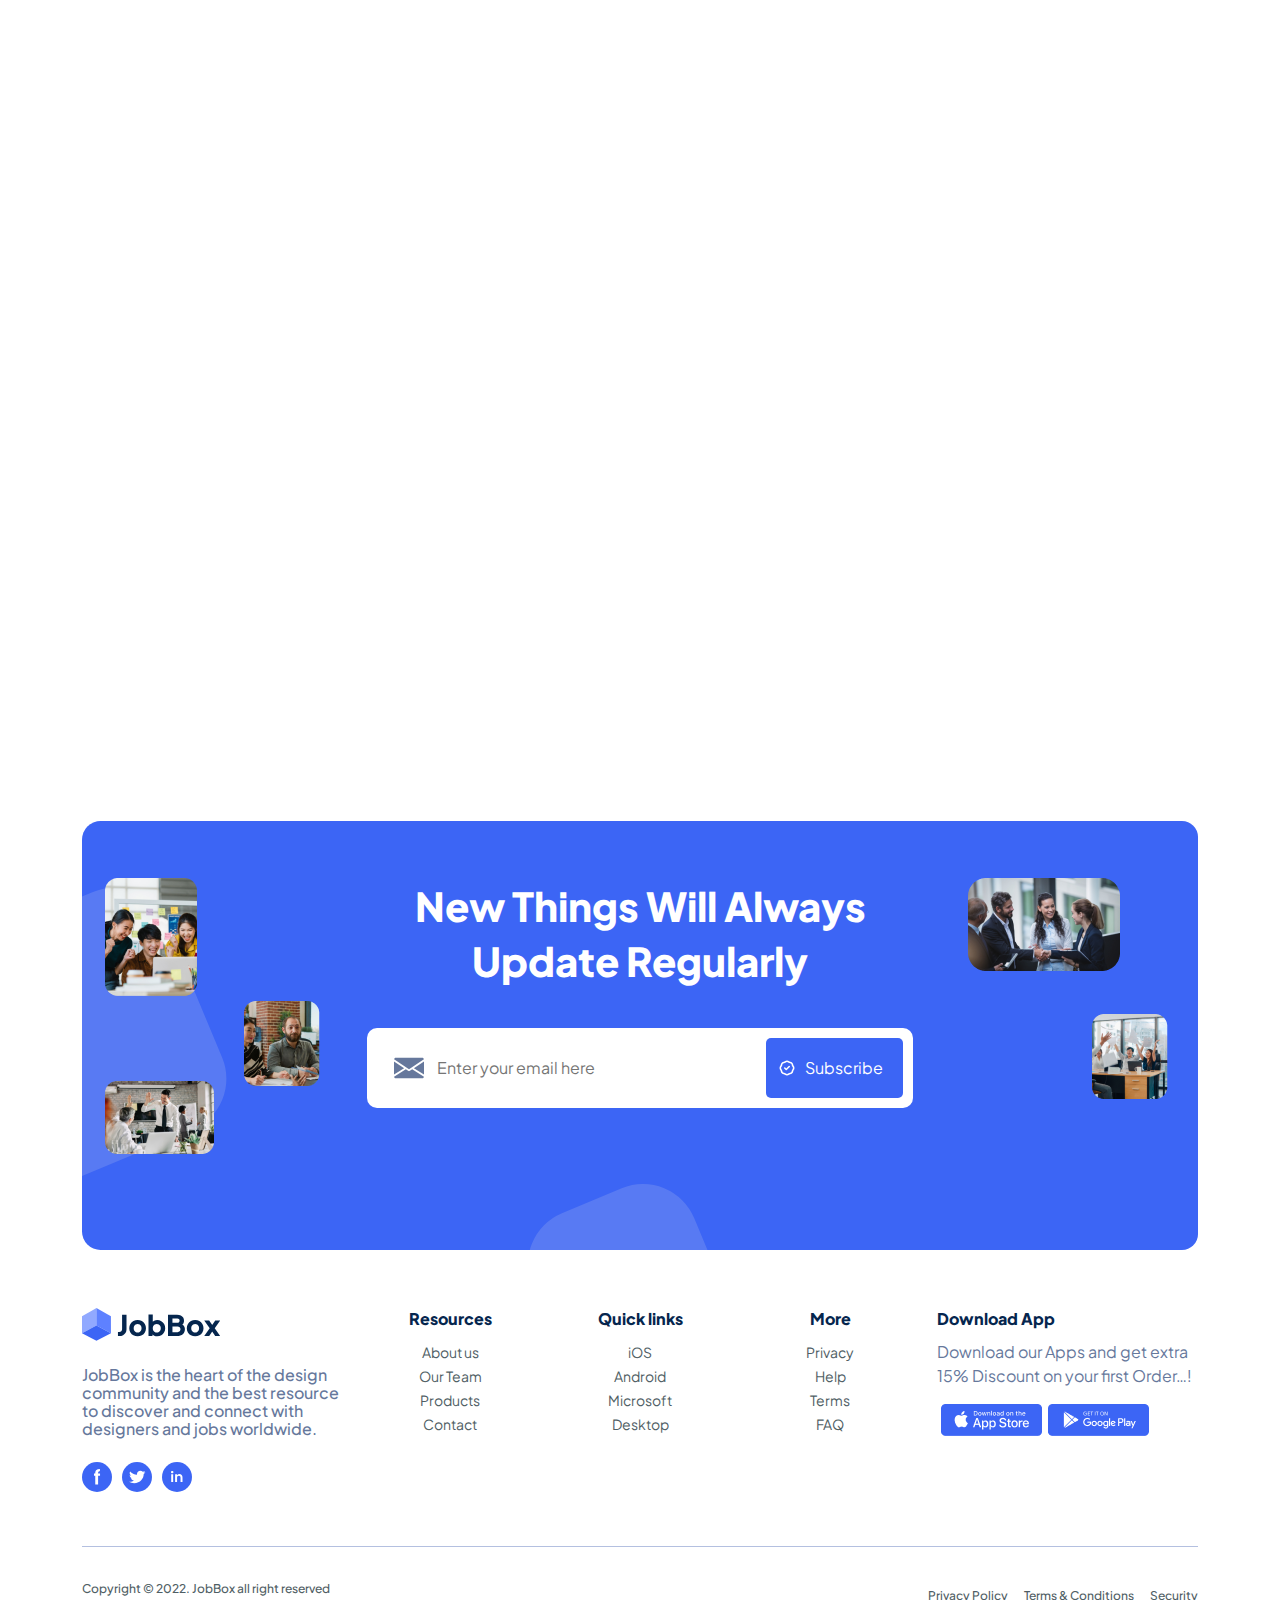
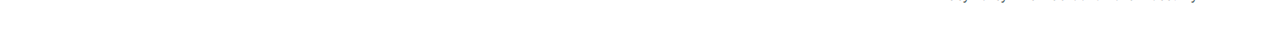
<file: recruiters.html>
<!DOCTYPE html>
<html lang="en">

<head>
    <meta charset="UTF-8">
    <meta http-equiv="X-UA-Compatible" content="IE=edge">
    <meta name="viewport" content="width=device-width, initial-scale=1.0">
    <title>Recruiters</title>
    <link rel="icon" href="images/jobhub-logo2.png" type="image/icon" />
    <link rel="stylesheet" type="text/css" href="css/all.min.css" />
    <link rel="stylesheet" type="text/css" href="fonts/stylesheet.css" />
    <link rel="stylesheet" type="text/css" href="css/animate.css" />
    <link rel="stylesheet" type="text/css" href="css/bootstrap.min.css" />
    <link rel="stylesheet" type="text/css" href="css/style.css" />
</head>

<body>
  <!-- offcanvas start -->
 <div class="offcanvas offcanvas-start" id="abc">
  <div class="offcanvas-header">
    <h5 class="offcanvas-title"><a href="index.html"><img src="images/jobhub-logo.svg" class="navbar-brand"
          alt=""></a></h5>
    <button type="button" class="btn-close" data-bs-dismiss="offcanvas"></button>
  </div>
  <div class="offcanvas-body">
    <nav>
      <ul class="m-0 p-0 flex-column d-flex">
        <li class="main-menu-list position-relative float-start">
          <a class="active" href="index.html">Home
            <i class="p-1 text-secondary bi bi-caret-down-fill"></i></a>
          <ul class="sub-menu">
            <li><a href="#">Home 1</a></li>
            <li><a href="#">Home 2</a></li>
            <li><a href="#">Home 3</a></li>
            <li><a href="#">Home 4</a></li>
            <li><a href="#">Home 5</a></li>
            <li><a href="#">Home 6</a></li>
          </ul>
        </li>
        <li class="main-menu-list position-relative float-start">
          <a href="find-job.html">Find a Job<i class="p-1 text-secondary bi bi-caret-down-fill"></i></a>
          <ul class="sub-menu">
            <li><a href="#">Jobs Grid</a></li>
            <li><a href="#">Jobs List</a></li>
            <li><a href="#">Jobs Details</a></li>
            <li><a href="#">Jobs Details 2</a></li>
          </ul>
        </li>
        <li class="main-menu-list position-relative float-start">
          <a href="recruiters.html">Recruiters<i class="p-1 text-secondary bi bi-caret-down-fill"></i></a>
          <ul class="sub-menu">
            <li><a href="#">Recruiters</a></li>
            <li><a href="#">Company Details</a></li>
          </ul>
        </li>
        <li class="main-menu-list position-relative float-start">
          <a href="candidates.html">Candidates<i class="p-1 text-secondary bi bi-caret-down-fill"></i></a>
          <ul class="sub-menu">
            <li><a href="#">Candidates Grid</a></li>
            <li><a href="#">Candidate Details</a></li>
            <li><a href="#">Candidate Profile</a></li>
          </ul>
        </li>
        <li class="main-menu-list position-relative float-start">
          <a href="blog.html">Blog<i class="p-1 text-secondary bi bi-caret-down-fill"></i></a>
          <ul class="sub-menu">
            <li><a href="#">Blog Grid</a></li>
            <li><a href="#">Blog Grid 2</a></li>
            <li><a href="#">Blog Single</a></li>
          </ul>
        </li>
        <li class="dashboard float-start position-relative">
          <a href="#">Dashboard</a>
        </li>
      </ul>
    </nav>
  </div>
</div>
<!-- offcanvas end -->

<!-- header start -->
<header class="p-3 sticky-bar navbar-expand-lg navbar">
  <div class="container">
    <a href="index.html"><img src="images/jobhub-logo.svg" class="navbar-brand" alt=""></a>
    <div class="order-lg-1">
      <button class="navbar-toggler" type="button" data-bs-toggle="offcanvas" data-bs-target="#abc">
        <span class="navbar-toggler-icon"></span>
      </button>
    </div>
    <nav class="collapse navbar-collapse justify-content-center">
      <ul class="m-0 p-0 m-auto">
        <li class="main-menu-list position-relative float-start">
          <a class="active" href="index.html">Home
            <i class="p-1 text-secondary bi bi-caret-down-fill"></i></a>
          <ul class="sub-menu">
            <li><a href="#">Home 1</a></li>
            <li><a href="#">Home 2</a></li>
            <li><a href="#">Home 3</a></li>
            <li><a href="#">Home 4</a></li>
            <li><a href="#">Home 5</a></li>
            <li><a href="#">Home 6</a></li>
          </ul>
        </li>
        <li class="main-menu-list position-relative float-start">
          <a href="find-job.html">Find a Job<i class="p-1 text-secondary bi bi-caret-down-fill"></i></a>
          <ul class="sub-menu">
            <li><a href="#">Jobs Grid</a></li>
            <li><a href="#">Jobs List</a></li>
            <li><a href="#">Jobs Details</a></li>
            <li><a href="#">Jobs Details 2</a></li>
          </ul>
        </li>
        <li class="main-menu-list position-relative float-start">
          <a href="recruiters.html">Recruiters<i class="p-1 text-secondary bi bi-caret-down-fill"></i></a>
          <ul class="sub-menu">
            <li><a href="#">Recruiters</a></li>
            <li><a href="#">Company Details</a></li>
          </ul>
        </li>
        <li class="main-menu-list position-relative float-start">
          <a href="candidates.html">Candidates<i class="p-1 text-secondary bi bi-caret-down-fill"></i></a>
          <ul class="sub-menu">
            <li><a href="#">Candidates Grid</a></li>
            <li><a href="#">Candidate Details</a></li>
            <li><a href="#">Candidate Profile</a></li>
          </ul>
        </li>
        <li class="main-menu-list position-relative float-start">
          <a href="blog.html">Blog<i class="p-1 text-secondary bi bi-caret-down-fill"></i></a>
          <ul class="sub-menu">
            <li><a href="#">Blog Grid</a></li>
            <li><a href="#">Blog Grid 2</a></li>
            <li><a href="#">Blog Single</a></li>
          </ul>
        </li>
        <li class="dashboard float-start position-relative">
          <a href="#">Dashboard</a>
        </li>
      </ul>
      <div class="header-right text-end d-inline-block ms-auto">
        <div class="sign-in">
          <a class="register-text" href="register.html">Register</a><a class="ms-4 sign-in-btn"
            href="signin.html">Sign in</a>
        </div>
      </div>
    </nav>

  </div>
</header>
<!-- header end -->

    <main>
        <section class="py-3">
            <div class="container">
                <div class="job-banner">
                    <div class="job-banner-content text-center">
                        <h3 class="fw-bold">Browse Companies</h3>
                        <div class="fw-semibold paragraph-color mt-3 h6">
                            Apply To 564 More Than 25 Years Experience
                            In Medium Or Large Industry <br class="d-none d-xl-block">Jobs On jobbox.com
                            </p>
                        </div>
                        <div class="box-list-character">
                            <ul>
                                <li><a class="active" href="#">A</a></li>
                                <li><a href="#">B</a></li>
                                <li><a href="#">C</a></li>
                                <li><a href="#">D</a></li>
                                <li><a href="#">E</a></li>
                                <li><a href="#">F</a></li>
                                <li><a href="#">G</a></li>
                                <li><a href="#">H</a></li>
                                <li><a href="#">I</a></li>
                                <li><a href="#">J</a></li>
                                <li><a href="#">K</a></li>
                                <li><a href="#">L</a></li>
                                <li><a href="#">M</a></li>
                                <li><a href="#">N</a></li>
                                <li><a href="#">O</a></li>
                                <li><a href="#">P</a></li>
                                <li><a href="#">Q</a></li>
                                <li><a href="#">R</a></li>
                                <li><a href="#">S</a></li>
                                <li><a href="#">T</a></li>
                                <li><a href="#">U</a></li>
                                <li><a href="#">V</a></li>
                                <li><a href="#">W</a></li>
                                <li><a href="#">X</a></li>
                                <li><a href="#">Y</a></li>
                                <li><a href="#">Z</a></li>
                            </ul>
                        </div>
                    </div>
                </div>
        </section>


        <section class="jobs-filter">
            <div class="container">
                <div class="row">
                    <div class="col-lg-3 col-md-12 col-sm-12 col-12">
                        <div class="job-filter-box mb-5">
                            <div class="sidebar-filters pt-3">

                                <div class="filter-block head-border mb-4">
                                    <h5 class="fw-semibold">Advance Filter <a class="link-reset fw-normal"
                                            href="#">Reset</a></h5>
                                </div>

                                <div class="filter-block mb-4">
                                    <div class="form-group select-style select-style-icon position-relative  ">
                                        <select class="form-control form-icons select-active ps-5 ">
                                            <option selected>New York, US</option>
                                            <option>London</option>
                                            <option>Paris</option>
                                            <option>Berlin</option>
                                        </select>
                                        <i class="fa-solid fa-location-dot "></i>
                                    </div>
                                </div>

                                <div class="filter-block mb-4">
                                    <h5 class="fw-semibold mb-3">Industry</h5>
                                    <div class="form-group">
                                        <ul class="list-checkbox">
                                            <li>
                                                <label class="cb-container">
                                                    <input type="checkbox" checked="checked"><span
                                                        class="text-small">All</span><span class="checkmark"></span>
                                                </label><span class="number-item">180</span>
                                            </li>
                                            <li>
                                                <label class="cb-container">
                                                    <input type="checkbox"><span class="text-small">Software</span><span
                                                        class="checkmark"></span>
                                                </label><span class="number-item">12</span>
                                            </li>
                                            <li>
                                                <label class="cb-container">
                                                    <input type="checkbox"><span class="text-small">Finance</span><span
                                                        class="checkmark"></span>
                                                </label><span class="number-item">23</span>
                                            </li>
                                            <li>
                                                <label class="cb-container">
                                                    <input type="checkbox"><span
                                                        class="text-small">Recruting</span><span
                                                        class="checkmark"></span>
                                                </label><span class="number-item">43</span>
                                            </li>
                                            <li>
                                                <label class="cb-container">
                                                    <input type="checkbox"><span
                                                        class="text-small">Management</span><span
                                                        class="checkmark"></span>
                                                </label><span class="number-item">65</span>
                                            </li>
                                            <li>
                                                <label class="cb-container">
                                                    <input type="checkbox"><span
                                                        class="text-small">Advertising</span><span
                                                        class="checkmark"></span>
                                                </label><span class="number-item">76</span>
                                            </li>
                                        </ul>
                                    </div>
                                </div>

                                <div class="filter-block mb-4">
                                    <h5 class="fw-semibold mb-3">Salary Range</h5>
                                    <div class="form-group mb-20">
                                        <ul class="list-checkbox">
                                            <li>
                                                <label class="cb-container">
                                                    <input type="checkbox" checked="checked"><span
                                                        class="text-small">All</span><span class="checkmark"></span>
                                                </label><span class="number-item">145</span>
                                            </li>
                                            <li>
                                                <label class="cb-container">
                                                    <input type="checkbox"><span class="text-small">$0k -
                                                        $20k</span><span class="checkmark"></span>
                                                </label><span class="number-item">56</span>
                                            </li>
                                            <li>
                                                <label class="cb-container">
                                                    <input type="checkbox"><span class="text-small">$20k -
                                                        $40k</span><span class="checkmark"></span>
                                                </label><span class="number-item">37</span>
                                            </li>
                                            <li>
                                                <label class="cb-container">
                                                    <input type="checkbox"><span class="text-small">$40k -
                                                        $60k</span><span class="checkmark"></span>
                                                </label><span class="number-item">75</span>
                                            </li>
                                            <li>
                                                <label class="cb-container">
                                                    <input type="checkbox"><span class="text-small">$60k -
                                                        $80k</span><span class="checkmark"></span>
                                                </label><span class="number-item">98</span>
                                            </li>
                                            <li>
                                                <label class="cb-container">
                                                    <input type="checkbox"><span class="text-small">$80k -
                                                        $100k</span><span class="checkmark"></span>
                                                </label><span class="number-item">14</span>
                                            </li>
                                            <li>
                                                <label class="cb-container">
                                                    <input type="checkbox"><span class="text-small">$100k -
                                                        $200k</span><span class="checkmark"></span>
                                                </label><span class="number-item">25</span>
                                            </li>
                                        </ul>
                                    </div>
                                </div>

                                <div class="filter-block mb-4">
                                    <h5 class="fw-semibold mb-3">Popular Keyword</h5>
                                    <div class="form-group">
                                        <ul class="list-checkbox">
                                            <li>
                                                <label class="cb-container">
                                                    <input type="checkbox" checked="checked"><span
                                                        class="text-small">Software</span><span
                                                        class="checkmark"></span>
                                                </label><span class="number-item">24</span>
                                            </li>
                                            <li>
                                                <label class="cb-container">
                                                    <input type="checkbox"><span
                                                        class="text-small">Developer</span><span
                                                        class="checkmark"></span>
                                                </label><span class="number-item">45</span>
                                            </li>
                                            <li>
                                                <label class="cb-container">
                                                    <input type="checkbox"><span class="text-small">Web</span><span
                                                        class="checkmark"></span>
                                                </label><span class="number-item">57</span>
                                            </li>
                                        </ul>
                                    </div>
                                </div>

                                <div class="filter-block mb-4">
                                    <h5 class="fw-semibold mb-3">Position</h5>
                                    <div class="form-group">
                                        <ul class="list-checkbox">
                                            <li>
                                                <label class="cb-container">
                                                    <input type="checkbox"><span class="text-small">Senior</span><span
                                                        class="checkmark"></span>
                                                </label><span class="number-item">12</span>
                                            </li>
                                            <li>
                                                <label class="cb-container">
                                                    <input type="checkbox" checked="checked"><span
                                                        class="text-small">Junior</span><span class="checkmark"></span>
                                                </label><span class="number-item">35</span>
                                            </li>
                                            <li>
                                                <label class="cb-container">
                                                    <input type="checkbox"><span class="text-small">Fresher</span><span
                                                        class="checkmark"></span>
                                                </label><span class="number-item">56</span>
                                            </li>
                                        </ul>
                                    </div>
                                </div>

                                <div class="filter-block mb-4">
                                    <h5 class="fw-semibold mb-4">Experience Level</h5>
                                    <div class="form-group">
                                        <ul class="list-checkbox">
                                            <li>
                                                <label class="cb-container">
                                                    <input type="checkbox"><span
                                                        class="text-small">Internship</span><span
                                                        class="checkmark"></span>
                                                </label><span class="number-item">56</span>
                                            </li>
                                            <li>
                                                <label class="cb-container">
                                                    <input type="checkbox"><span class="text-small">Entry
                                                        Level</span><span class="checkmark"></span>
                                                </label><span class="number-item">87</span>
                                            </li>
                                            <li>
                                                <label class="cb-container">
                                                    <input type="checkbox" checked="checked"><span
                                                        class="text-small">Associate</span><span
                                                        class="checkmark"></span>
                                                </label><span class="number-item">24</span>
                                            </li>
                                            <li>
                                                <label class="cb-container">
                                                    <input type="checkbox"><span class="text-small">Mid
                                                        Level</span><span class="checkmark"></span>
                                                </label><span class="number-item">45</span>
                                            </li>
                                            <li>
                                                <label class="cb-container">
                                                    <input type="checkbox"><span class="text-small">Director</span><span
                                                        class="checkmark"></span>
                                                </label><span class="number-item">76</span>
                                            </li>
                                            <li>
                                                <label class="cb-container">
                                                    <input type="checkbox"><span
                                                        class="text-small">Executive</span><span
                                                        class="checkmark"></span>
                                                </label><span class="number-item">89</span>
                                            </li>
                                        </ul>
                                    </div>
                                </div>

                                <div class="filter-block mb-4">
                                    <h5 class="fw-semibold mb-4">Onsite/Remote</h5>
                                    <div class="form-group">
                                        <ul class="list-checkbox">
                                            <li>
                                                <label class="cb-container">
                                                    <input type="checkbox"><span class="text-small">On-site</span><span
                                                        class="checkmark"></span>
                                                </label><span class="number-item">12</span>
                                            </li>
                                            <li>
                                                <label class="cb-container">
                                                    <input type="checkbox" checked="checked"><span
                                                        class="text-small">Remote</span><span class="checkmark"></span>
                                                </label><span class="number-item">65</span>
                                            </li>
                                            <li>
                                                <label class="cb-container">
                                                    <input type="checkbox"><span class="text-small">Hybrid</span><span
                                                        class="checkmark"></span>
                                                </label><span class="number-item">58</span>
                                            </li>
                                        </ul>
                                    </div>
                                </div>

                                <div class="filter-block mb-4">
                                    <h5 class="fw-semibold mb-4">Job Posted</h5>
                                    <div class="form-group">
                                        <ul class="list-checkbox">
                                            <li>
                                                <label class="cb-container">
                                                    <input type="checkbox" checked="checked"><span
                                                        class="text-small">All</span><span class="checkmark"></span>
                                                </label><span class="number-item">78</span>
                                            </li>
                                            <li>
                                                <label class="cb-container">
                                                    <input type="checkbox"><span class="text-small">1 day</span><span
                                                        class="checkmark"></span>
                                                </label><span class="number-item">65</span>
                                            </li>
                                            <li>
                                                <label class="cb-container">
                                                    <input type="checkbox"><span class="text-small">7 days</span><span
                                                        class="checkmark"></span>
                                                </label><span class="number-item">24</span>
                                            </li>
                                            <li>
                                                <label class="cb-container">
                                                    <input type="checkbox"><span class="text-small">30 days</span><span
                                                        class="checkmark"></span>
                                                </label><span class="number-item">56</span>
                                            </li>
                                        </ul>
                                    </div>
                                </div>

                                <div class="filter-block mb-4">
                                    <h5 class="fw-semibold mb-4">Job type</h5>
                                    <div class="form-group">
                                        <ul class="list-checkbox">
                                            <li>
                                                <label class="cb-container">
                                                    <input type="checkbox"><span class="text-small">Full
                                                        Time</span><span class="checkmark"></span>
                                                </label><span class="number-item">25</span>
                                            </li>
                                            <li>
                                                <label class="cb-container">
                                                    <input type="checkbox" checked="checked"><span
                                                        class="text-small">Part Time</span><span
                                                        class="checkmark"></span>
                                                </label><span class="number-item">64</span>
                                            </li>
                                            <li>
                                                <label class="cb-container">
                                                    <input type="checkbox"><span class="text-small">Remote
                                                        Jobs</span><span class="checkmark"></span>
                                                </label><span class="number-item">78</span>
                                            </li>
                                            <li>
                                                <label class="cb-container">
                                                    <input type="checkbox"><span
                                                        class="text-small">Freelancer</span><span
                                                        class="checkmark"></span>
                                                </label><span class="number-item">97</span>
                                            </li>
                                        </ul>
                                    </div>
                                </div>

                            </div>
                        </div>
                    </div>

                    <div class="col-lg-9 col-md-12 col-sm-12 col-12 ">
                        <div class="content-page pt-3">
                            <div class="box-filters-job pb-2">
                                <div class="row">
                                    <div class="col-xl-6 col-lg-5"><span class="text-small text-showing">Showing
                                            <strong> 1-50 </strong>of
                                            <strong> 950 </strong>jobs</span></div>
                                </div>
                            </div>

                            <div class="row">
                                <div class="col-xl-4 col-lg-4 col-md-6 col-sm-12 col-12">
                                    <div class="card-grid-1 hover-up wow animate__ animate__fadeIn animated"
                                        style="visibility: visible; animation-name: fadeIn;">
                                        <div class="image-box"><a href="#"><img
                                                    src="images/brand-1.png" alt="jobBox"></a></div>
                                        <div class="info-text mt-3">
                                            <h5 class="fw-bold"><a href="#">Car Toys</a></h5>
                                            <div class="mt-2 mb-2"><img alt="jobBox"
                                                    src="images/star.svg" class="me-1"><img alt="jobBox"
                                                    src="images/star.svg" class="me-1"><img alt="jobBox"
                                                    src="images/star.svg" class="me-1"><img alt="jobBox"
                                                    src="images/star.svg" class="me-1"><img alt="jobBox"
                                                    src="images/star.svg" class="me-1"><span
                                                    class="font-xs color-text-mutted ms-1"><span>(</span><span>66</span><span>)</span></span>
                                            </div><span class="card-location mb-1">New York, US</span>
                                            <div class="mt-4"><a class="btn btn-grey-big"
                                                    href="#"><span>12</span><span> Jobs Open</span></a>
                                            </div>
                                        </div>
                                    </div>
                                </div>

                                <div class="col-xl-4 col-lg-4 col-md-6 col-sm-12 col-12">
                                    <div class="card-grid-1 hover-up wow animate__ animate__fadeIn animated"
                                        style="visibility: visible; animation-name: fadeIn;">
                                        <div class="image-box"><a href="#"><img
                                                    src="images/brand-2.png" alt="jobBox"></a></div>
                                        <div class="info-text mt-3">
                                            <h5 class="fw-bold"><a href="#">Carols Daughter</a></h5>
                                            <div class="mt-2 mb-2"><img alt="jobBox"
                                                    src="images/star.svg" class="me-1"><img alt="jobBox"
                                                    src="images/star.svg" class="me-1"><img alt="jobBox"
                                                    src="images/star.svg" class="me-1"><img alt="jobBox"
                                                    src="images/star.svg" class="me-1"><img alt="jobBox"
                                                    src="images/star.svg" class="me-1"><span
                                                    class="font-xs color-text-mutted ms-1"><span>(</span><span>51</span><span>)</span></span>
                                            </div><span class="card-location mb-1">London, UK</span>
                                            <div class="mt-4"><a class="btn btn-grey-big"
                                                    href="#"><span>21</span><span> Jobs Open</span></a>
                                            </div>
                                        </div>
                                    </div>

                           
                                </div>

                                <div class="col-xl-4 col-lg-4 col-md-6 col-sm-12 col-12">
                                    <div class="card-grid-1 hover-up wow animate__ animate__fadeIn animated"
                                        style="visibility: visible; animation-name: fadeIn;">
                                        <div class="image-box"><a href="#"><img
                                                    src="images/brand-3.png" alt="jobBox"></a></div>
                                        <div class="info-text mt-3">
                                            <h5 class="fw-bold"><a href="#">Amazon</a></h5>
                                            <div class="mt-2 mb-2"><img alt="jobBox"
                                                    src="images/star.svg" class="me-1"><img alt="jobBox"
                                                    src="images/star.svg" class="me-1"><img alt="jobBox"
                                                    src="images/star.svg" class="me-1"><img alt="jobBox"
                                                    src="images/star.svg" class="me-1"><img alt="jobBox"
                                                    src="images/star.svg" class="me-1"><span
                                                    class="font-xs color-text-mutted ms-1"><span>(</span><span>541</span><span>)</span></span>
                                            </div><span class="card-location mb-1">Tokyo , japan</span>
                                            <div class="mt-4"><a class="btn btn-grey-big"
                                                    href="#"><span>39</span><span> Jobs Open</span></a>
                                            </div>
                                        </div>
                                    </div>
                                </div>

                                <div class="col-xl-4 col-lg-4 col-md-6 col-sm-12 col-12">
                                    <div class="card-grid-1 hover-up wow animate__ animate__fadeIn animated"
                                        style="visibility: visible; animation-name: fadeIn;">
                                        <div class="image-box"><a href="#"><img
                                                    src="images/brand-4.png" alt="jobBox"></a></div>
                                        <div class="info-text mt-3">
                                            <h5 class="fw-bold"><a href="#">Baseball Savings</a></h5>
                                            <div class="mt-2 mb-2"><img alt="jobBox"
                                                    src="images/star.svg" class="me-1"><img alt="jobBox"
                                                    src="images/star.svg" class="me-1"><img alt="jobBox"
                                                    src="images/star.svg" class="me-1"><img alt="jobBox"
                                                    src="images/star.svg" class="me-1"><img alt="jobBox"
                                                    src="images/star.svg" class="me-1"><span
                                                    class="font-xs color-text-mutted ms-1"><span>(</span><span>140</span><span>)</span></span>
                                            </div><span class="card-location mb-1">New York, US</span>
                                            <div class="mt-4"><a class="btn btn-grey-big"
                                                    href="#"><span>85</span><span> Jobs Open</span></a>
                                            </div>
                                        </div>
                                    </div>
                                </div>

                                <div class="col-xl-4 col-lg-4 col-md-6 col-sm-12 col-12">
                                    <div class="card-grid-1 hover-up wow animate__ animate__fadeIn animated"
                                        style="visibility: visible; animation-name: fadeIn;">
                                        <div class="image-box"><a href="#"><img
                                                    src="images/brand-5.png" alt="jobBox"></a></div>
                                        <div class="info-text mt-3">
                                            <h5 class="fw-bold"><a href="#">Ashford</a></h5>
                                            <div class="mt-2 mb-2"><img alt="jobBox"
                                                    src="images/star.svg" class="me-1"><img alt="jobBox"
                                                    src="images/star.svg" class="me-1"><img alt="jobBox"
                                                    src="images/star.svg" class="me-1"><img alt="jobBox"
                                                    src="images/star.svg" class="me-1"><img alt="jobBox"
                                                    src="images/star.svg" class="me-1"><span
                                                    class="font-xs color-text-mutted ms-1"><span>(</span><span>45</span><span>)</span></span>
                                            </div><span class="card-location mb-1">Toronto, Italia</span>
                                            <div class="mt-4"><a class="btn btn-grey-big"
                                                    href="#"><span>29</span><span> Jobs Open</span></a>
                                            </div>
                                        </div>
                                    </div>
                                </div>

                                <div class="col-xl-4 col-lg-4 col-md-6 col-sm-12 col-12">
                                    <div class="card-grid-1 hover-up wow animate__ animate__fadeIn animated"
                                        style="visibility: visible; animation-name: fadeIn;">
                                        <div class="image-box"><a href="#"><img
                                                    src="images/brand-6.png" alt="jobBox"></a></div>
                                        <div class="info-text mt-3">
                                            <h5 class="fw-bold"><a href="#">Callaway Golf</a></h5>
                                            <div class="mt-2 mb-2"><img alt="jobBox"
                                                    src="images/star.svg" class="me-1"><img alt="jobBox"
                                                    src="images/star.svg" class="me-1"><img alt="jobBox"
                                                    src="images/star.svg" class="me-1"><img alt="jobBox"
                                                    src="images/star.svg" class="me-1"><img alt="jobBox"
                                                    src="images/star.svg" class="me-1"><span
                                                    class="font-xs color-text-mutted ms-1"><span>(</span><span>34</span><span>)</span></span>
                                            </div><span class="card-location mb-1">San Francisco, US</span>
                                            <div class="mt-4"><a class="btn btn-grey-big"
                                                    href="#"><span>45</span><span> Jobs Open</span></a>
                                            </div>
                                        </div>
                                    </div>
                                </div>

                                <div class="col-xl-4 col-lg-4 col-md-6 col-sm-12 col-12">
                                    <div class="card-grid-1 hover-up wow animate__ animate__fadeIn animated"
                                        style="visibility: visible; animation-name: fadeIn;">
                                        <div class="image-box"><a href="#"><img
                                                    src="images/brand-7.png" alt="jobBox"></a></div>
                                        <div class="info-text mt-3">
                                            <h5 class="fw-bold"><a href="#">Exela Movers</a></h5>
                                            <div class="mt-2 mb-2"><img alt="jobBox"
                                                    src="images/star.svg" class="me-1"><img alt="jobBox"
                                                    src="images/star.svg" class="me-1"><img alt="jobBox"
                                                    src="images/star.svg" class="me-1"><img alt="jobBox"
                                                    src="images/star.svg" class="me-1"><img alt="jobBox"
                                                    src="images/star.svg" class="me-1"><span
                                                    class="font-xs color-text-mutted ms-1"><span>(</span><span>47</span><span>)</span></span>
                                            </div><span class="card-location mb-1">Chinatown, Singpore</span>
                                            <div class="mt-4"><a class="btn btn-grey-big"
                                                    href="#"><span>61</span><span> Jobs Open</span></a>
                                            </div>
                                        </div>
                                    </div>
                                </div>

                                <div class="col-xl-4 col-lg-4 col-md-6 col-sm-12 col-12">
                                    <div class="card-grid-1 hover-up wow animate__ animate__fadeIn animated"
                                        style="visibility: visible; animation-name: fadeIn;">
                                        <div class="image-box"><a href="#"><img
                                                    src="images/brand-8.png" alt="jobBox"></a></div>
                                        <div class="info-text mt-3">
                                            <h5 class="fw-bold"><a href="#">Percepta</a></h5>
                                            <div class="mt-2 mb-2"><img alt="jobBox"
                                                    src="images/star.svg" class="me-1"><img alt="jobBox"
                                                    src="images/star.svg" class="me-1"><img alt="jobBox"
                                                    src="images/star.svg" class="me-1"><img alt="jobBox"
                                                    src="images/star.svg" class="me-1"><img alt="jobBox"
                                                    src="images/star.svg" class="me-1"><span
                                                    class="font-xs color-text-mutted ms-1"><span>(</span><span>67</span><span>)</span></span>
                                            </div><span class="card-location mb-1">New York, US</span>
                                            <div class="mt-4"><a class="btn btn-grey-big"
                                                    href="#"><span>38</span><span> Jobs Open</span></a>
                                            </div>
                                        </div>
                                    </div>
                                </div>

                                <div class="col-xl-4 col-lg-4 col-md-6 col-sm-12 col-12">
                                    <div class="card-grid-1 hover-up wow animate__ animate__fadeIn animated"
                                        style="visibility: visible; animation-name: fadeIn;">
                                        <div class="image-box"><a href="#"><img
                                                    src="images/brand-9.png" alt="jobBox"></a></div>
                                        <div class="info-text mt-3">
                                            <h5 class="fw-bold"><a href="#">Ibotta, Inc</a></h5>
                                            <div class="mt-2 mb-2"><img alt="jobBox"
                                                    src="images/star.svg" class="me-1"><img alt="jobBox"
                                                    src="images/star.svg" class="me-1"><img alt="jobBox"
                                                    src="images/star.svg" class="me-1"><img alt="jobBox"
                                                    src="images/star.svg" class="me-1"><img alt="jobBox"
                                                    src="images/star.svg" class="me-1"><span
                                                    class="font-xs color-text-mutted ms-1"><span>(</span><span>24</span><span>)</span></span>
                                            </div><span class="card-location mb-1">London, UK</span>
                                            <div class="mt-4"><a class="btn btn-grey-big"
                                                    href="#"><span>23</span><span> Jobs Open</span></a>
                                            </div>
                                        </div>
                                    </div>
                                </div>

                                <div class="col-xl-4 col-lg-4 col-md-6 col-sm-12 col-12">
                                    <div class="card-grid-1 hover-up wow animate__ animate__fadeIn animated"
                                        style="visibility: visible; animation-name: fadeIn;">
                                        <div class="image-box"><a href="#"><img
                                                    src="images/brand-1.png" alt="jobBox"></a></div>
                                        <div class="info-text mt-3">
                                            <h5 class="fw-bold"><a href="#">Car Toys</a></h5>
                                            <div class="mt-2 mb-2"><img alt="jobBox"
                                                    src="images/star.svg" class="me-1"><img alt="jobBox"
                                                    src="images/star.svg" class="me-1"><img alt="jobBox"
                                                    src="images/star.svg" class="me-1"><img alt="jobBox"
                                                    src="images/star.svg" class="me-1"><img alt="jobBox"
                                                    src="images/star.svg" class="me-1"><span
                                                    class="font-xs color-text-mutted ms-1"><span>(</span><span>66</span><span>)</span></span>
                                            </div><span class="card-location mb-1">New York, US</span>
                                            <div class="mt-4"><a class="btn btn-grey-big"
                                                    href="#"><span>12</span><span> Jobs Open</span></a>
                                            </div>
                                        </div>
                                    </div>
                                </div>

                                <div class="col-xl-4 col-lg-4 col-md-6 col-sm-12 col-12">
                                    <div class="card-grid-1 hover-up wow animate__ animate__fadeIn animated"
                                        style="visibility: visible; animation-name: fadeIn;">
                                        <div class="image-box"><a href="#"><img
                                                    src="images/brand-2.png" alt="jobBox"></a></div>
                                        <div class="info-text mt-3">
                                            <h5 class="fw-bold"><a href="#">Carols Daughter</a></h5>
                                            <div class="mt-2 mb-2"><img alt="jobBox"
                                                    src="images/star.svg" class="me-1"><img alt="jobBox"
                                                    src="images/star.svg" class="me-1"><img alt="jobBox"
                                                    src="images/star.svg" class="me-1"><img alt="jobBox"
                                                    src="images/star.svg" class="me-1"><img alt="jobBox"
                                                    src="images/star.svg" class="me-1"><span
                                                    class="font-xs color-text-mutted ms-1"><span>(</span><span>51</span><span>)</span></span>
                                            </div><span class="card-location mb-1">London, UK</span>
                                            <div class="mt-4"><a class="btn btn-grey-big"
                                                    href="#"><span>21</span><span> Jobs Open</span></a>
                                            </div>
                                        </div>
                                    </div>

                           
                                </div>

                                <div class="col-xl-4 col-lg-4 col-md-6 col-sm-12 col-12">
                                    <div class="card-grid-1 hover-up wow animate__ animate__fadeIn animated"
                                        style="visibility: visible; animation-name: fadeIn;">
                                        <div class="image-box"><a href="#"><img
                                                    src="images/brand-3.png" alt="jobBox"></a></div>
                                        <div class="info-text mt-3">
                                            <h5 class="fw-bold"><a href="#">Amazon</a></h5>
                                            <div class="mt-2 mb-2"><img alt="jobBox"
                                                    src="images/star.svg" class="me-1"><img alt="jobBox"
                                                    src="images/star.svg" class="me-1"><img alt="jobBox"
                                                    src="images/star.svg" class="me-1"><img alt="jobBox"
                                                    src="images/star.svg" class="me-1"><img alt="jobBox"
                                                    src="images/star.svg" class="me-1"><span
                                                    class="font-xs color-text-mutted ms-1"><span>(</span><span>541</span><span>)</span></span>
                                            </div><span class="card-location mb-1">Tokyo , japan</span>
                                            <div class="mt-4"><a class="btn btn-grey-big"
                                                    href="#"><span>39</span><span> Jobs Open</span></a>
                                            </div>
                                        </div>
                                    </div>
                                </div>

                                <div class="col-xl-4 col-lg-4 col-md-6 col-sm-12 col-12">
                                    <div class="card-grid-1 hover-up wow animate__ animate__fadeIn animated"
                                        style="visibility: visible; animation-name: fadeIn;">
                                        <div class="image-box"><a href="#"><img
                                                    src="images/brand-4.png" alt="jobBox"></a></div>
                                        <div class="info-text mt-3">
                                            <h5 class="fw-bold"><a href="#">Baseball Savings</a></h5>
                                            <div class="mt-2 mb-2"><img alt="jobBox"
                                                    src="images/star.svg" class="me-1"><img alt="jobBox"
                                                    src="images/star.svg" class="me-1"><img alt="jobBox"
                                                    src="images/star.svg" class="me-1"><img alt="jobBox"
                                                    src="images/star.svg" class="me-1"><img alt="jobBox"
                                                    src="images/star.svg" class="me-1"><span
                                                    class="font-xs color-text-mutted ms-1"><span>(</span><span>140</span><span>)</span></span>
                                            </div><span class="card-location mb-1">New York, US</span>
                                            <div class="mt-4"><a class="btn btn-grey-big"
                                                    href="#"><span>85</span><span> Jobs Open</span></a>
                                            </div>
                                        </div>
                                    </div>
                                </div>

                                <div class="col-xl-4 col-lg-4 col-md-6 col-sm-12 col-12">
                                    <div class="card-grid-1 hover-up wow animate__ animate__fadeIn animated"
                                        style="visibility: visible; animation-name: fadeIn;">
                                        <div class="image-box"><a href="#"><img
                                                    src="images/brand-5.png" alt="jobBox"></a></div>
                                        <div class="info-text mt-3">
                                            <h5 class="fw-bold"><a href="#">Ashford</a></h5>
                                            <div class="mt-2 mb-2"><img alt="jobBox"
                                                    src="images/star.svg" class="me-1"><img alt="jobBox"
                                                    src="images/star.svg" class="me-1"><img alt="jobBox"
                                                    src="images/star.svg" class="me-1"><img alt="jobBox"
                                                    src="images/star.svg" class="me-1"><img alt="jobBox"
                                                    src="images/star.svg" class="me-1"><span
                                                    class="font-xs color-text-mutted ms-1"><span>(</span><span>45</span><span>)</span></span>
                                            </div><span class="card-location mb-1">Toronto, Italia</span>
                                            <div class="mt-4"><a class="btn btn-grey-big"
                                                    href="#"><span>29</span><span> Jobs Open</span></a>
                                            </div>
                                        </div>
                                    </div>
                                </div>

                                <div class="col-xl-4 col-lg-4 col-md-6 col-sm-12 col-12">
                                    <div class="card-grid-1 hover-up wow animate__ animate__fadeIn animated"
                                        style="visibility: visible; animation-name: fadeIn;">
                                        <div class="image-box"><a href="#"><img
                                                    src="images/brand-6.png" alt="jobBox"></a></div>
                                        <div class="info-text mt-3">
                                            <h5 class="fw-bold"><a href="#">Callaway Golf</a></h5>
                                            <div class="mt-2 mb-2"><img alt="jobBox"
                                                    src="images/star.svg" class="me-1"><img alt="jobBox"
                                                    src="images/star.svg" class="me-1"><img alt="jobBox"
                                                    src="images/star.svg" class="me-1"><img alt="jobBox"
                                                    src="images/star.svg" class="me-1"><img alt="jobBox"
                                                    src="images/star.svg" class="me-1"><span
                                                    class="font-xs color-text-mutted ms-1"><span>(</span><span>34</span><span>)</span></span>
                                            </div><span class="card-location mb-1">San Francisco, US</span>
                                            <div class="mt-4"><a class="btn btn-grey-big"
                                                    href="#"><span>45</span><span> Jobs Open</span></a>
                                            </div>
                                        </div>
                                    </div>
                                </div>

                                <div class="col-xl-4 col-lg-4 col-md-6 col-sm-12 col-12">
                                    <div class="card-grid-1 hover-up wow animate__ animate__fadeIn animated"
                                        style="visibility: visible; animation-name: fadeIn;">
                                        <div class="image-box"><a href="#"><img
                                                    src="images/brand-7.png" alt="jobBox"></a></div>
                                        <div class="info-text mt-3">
                                            <h5 class="fw-bold"><a href="#">Exela Movers</a></h5>
                                            <div class="mt-2 mb-2"><img alt="jobBox"
                                                    src="images/star.svg" class="me-1"><img alt="jobBox"
                                                    src="images/star.svg" class="me-1"><img alt="jobBox"
                                                    src="images/star.svg" class="me-1"><img alt="jobBox"
                                                    src="images/star.svg" class="me-1"><img alt="jobBox"
                                                    src="images/star.svg" class="me-1"><span
                                                    class="font-xs color-text-mutted ms-1"><span>(</span><span>47</span><span>)</span></span>
                                            </div><span class="card-location mb-1">Chinatown, Singpore</span>
                                            <div class="mt-4"><a class="btn btn-grey-big"
                                                    href="#"><span>61</span><span> Jobs Open</span></a>
                                            </div>
                                        </div>
                                    </div>
                                </div>

                                <div class="col-xl-4 col-lg-4 col-md-6 col-sm-12 col-12">
                                    <div class="card-grid-1 hover-up wow animate__ animate__fadeIn animated"
                                        style="visibility: visible; animation-name: fadeIn;">
                                        <div class="image-box"><a href="#"><img
                                                    src="images/brand-8.png" alt="jobBox"></a></div>
                                        <div class="info-text mt-3">
                                            <h5 class="fw-bold"><a href="#">Percepta</a></h5>
                                            <div class="mt-2 mb-2"><img alt="jobBox"
                                                    src="images/star.svg" class="me-1"><img alt="jobBox"
                                                    src="images/star.svg" class="me-1"><img alt="jobBox"
                                                    src="images/star.svg" class="me-1"><img alt="jobBox"
                                                    src="images/star.svg" class="me-1"><img alt="jobBox"
                                                    src="images/star.svg" class="me-1"><span
                                                    class="font-xs color-text-mutted ms-1"><span>(</span><span>67</span><span>)</span></span>
                                            </div><span class="card-location mb-1">New York, US</span>
                                            <div class="mt-4"><a class="btn btn-grey-big"
                                                    href="#"><span>38</span><span> Jobs Open</span></a>
                                            </div>
                                        </div>
                                    </div>
                                </div>

                                <div class="col-xl-4 col-lg-4 col-md-6 col-sm-12 col-12">
                                    <div class="card-grid-1 hover-up wow animate__ animate__fadeIn animated"
                                        style="visibility: visible; animation-name: fadeIn;">
                                        <div class="image-box"><a href="#"><img
                                                    src="images/brand-9.png" alt="jobBox"></a></div>
                                        <div class="info-text mt-3">
                                            <h5 class="fw-bold"><a href="#">Ibotta, Inc</a></h5>
                                            <div class="mt-2 mb-2"><img alt="jobBox"
                                                    src="images/star.svg" class="me-1"><img alt="jobBox"
                                                    src="images/star.svg" class="me-1"><img alt="jobBox"
                                                    src="images/star.svg" class="me-1"><img alt="jobBox"
                                                    src="images/star.svg" class="me-1"><img alt="jobBox"
                                                    src="images/star.svg" class="me-1"><span
                                                    class="font-xs color-text-mutted ms-1"><span>(</span><span>24</span><span>)</span></span>
                                            </div><span class="card-location mb-1">London, UK</span>
                                            <div class="mt-4"><a class="btn btn-grey-big"
                                                    href="#"><span>23</span><span> Jobs Open</span></a>
                                            </div>
                                        </div>
                                    </div>
                                </div>

                                <div class="col-xl-4 col-lg-4 col-md-6 col-sm-12 col-12">
                                    <div class="card-grid-1 hover-up wow animate__ animate__fadeIn animated"
                                        style="visibility: visible; animation-name: fadeIn;">
                                        <div class="image-box"><a href="#"><img
                                                    src="images/brand-1.png" alt="jobBox"></a></div>
                                        <div class="info-text mt-3">
                                            <h5 class="fw-bold"><a href="#">Car Toys</a></h5>
                                            <div class="mt-2 mb-2"><img alt="jobBox"
                                                    src="images/star.svg" class="me-1"><img alt="jobBox"
                                                    src="images/star.svg" class="me-1"><img alt="jobBox"
                                                    src="images/star.svg" class="me-1"><img alt="jobBox"
                                                    src="images/star.svg" class="me-1"><img alt="jobBox"
                                                    src="images/star.svg" class="me-1"><span
                                                    class="font-xs color-text-mutted ms-1"><span>(</span><span>66</span><span>)</span></span>
                                            </div><span class="card-location mb-1">New York, US</span>
                                            <div class="mt-4"><a class="btn btn-grey-big"
                                                    href="#"><span>12</span><span> Jobs Open</span></a>
                                            </div>
                                        </div>
                                    </div>
                                </div>

                                <div class="col-xl-4 col-lg-4 col-md-6 col-sm-12 col-12">
                                    <div class="card-grid-1 hover-up wow animate__ animate__fadeIn animated"
                                        style="visibility: visible; animation-name: fadeIn;">
                                        <div class="image-box"><a href="#"><img
                                                    src="images/brand-2.png" alt="jobBox"></a></div>
                                        <div class="info-text mt-3">
                                            <h5 class="fw-bold"><a href="#">Carols Daughter</a></h5>
                                            <div class="mt-2 mb-2"><img alt="jobBox"
                                                    src="images/star.svg" class="me-1"><img alt="jobBox"
                                                    src="images/star.svg" class="me-1"><img alt="jobBox"
                                                    src="images/star.svg" class="me-1"><img alt="jobBox"
                                                    src="images/star.svg" class="me-1"><img alt="jobBox"
                                                    src="images/star.svg" class="me-1"><span
                                                    class="font-xs color-text-mutted ms-1"><span>(</span><span>51</span><span>)</span></span>
                                            </div><span class="card-location mb-1">London, UK</span>
                                            <div class="mt-4"><a class="btn btn-grey-big"
                                                    href="#"><span>21</span><span> Jobs Open</span></a>
                                            </div>
                                        </div>
                                    </div>

                           
                                </div>

                                <div class="col-xl-4 col-lg-4 col-md-6 col-sm-12 col-12">
                                    <div class="card-grid-1 hover-up wow animate__ animate__fadeIn animated"
                                        style="visibility: visible; animation-name: fadeIn;">
                                        <div class="image-box"><a href="#"><img
                                                    src="images/brand-3.png" alt="jobBox"></a></div>
                                        <div class="info-text mt-3">
                                            <h5 class="fw-bold"><a href="#">Amazon</a></h5>
                                            <div class="mt-2 mb-2"><img alt="jobBox"
                                                    src="images/star.svg" class="me-1"><img alt="jobBox"
                                                    src="images/star.svg" class="me-1"><img alt="jobBox"
                                                    src="images/star.svg" class="me-1"><img alt="jobBox"
                                                    src="images/star.svg" class="me-1"><img alt="jobBox"
                                                    src="images/star.svg" class="me-1"><span
                                                    class="font-xs color-text-mutted ms-1"><span>(</span><span>541</span><span>)</span></span>
                                            </div><span class="card-location mb-1">Tokyo , japan</span>
                                            <div class="mt-4"><a class="btn btn-grey-big"
                                                    href="#"><span>39</span><span> Jobs Open</span></a>
                                            </div>
                                        </div>
                                    </div>
                                </div>

                                <div class="col-xl-4 col-lg-4 col-md-6 col-sm-12 col-12">
                                    <div class="card-grid-1 hover-up wow animate__ animate__fadeIn animated"
                                        style="visibility: visible; animation-name: fadeIn;">
                                        <div class="image-box"><a href="#"><img
                                                    src="images/brand-4.png" alt="jobBox"></a></div>
                                        <div class="info-text mt-3">
                                            <h5 class="fw-bold"><a href="#">Baseball Savings</a></h5>
                                            <div class="mt-2 mb-2"><img alt="jobBox"
                                                    src="images/star.svg" class="me-1"><img alt="jobBox"
                                                    src="images/star.svg" class="me-1"><img alt="jobBox"
                                                    src="images/star.svg" class="me-1"><img alt="jobBox"
                                                    src="images/star.svg" class="me-1"><img alt="jobBox"
                                                    src="images/star.svg" class="me-1"><span
                                                    class="font-xs color-text-mutted ms-1"><span>(</span><span>140</span><span>)</span></span>
                                            </div><span class="card-location mb-1">New York, US</span>
                                            <div class="mt-4"><a class="btn btn-grey-big"
                                                    href="#"><span>85</span><span> Jobs Open</span></a>
                                            </div>
                                        </div>
                                    </div>
                                </div>

                                <div class="col-xl-4 col-lg-4 col-md-6 col-sm-12 col-12">
                                    <div class="card-grid-1 hover-up wow animate__ animate__fadeIn animated"
                                        style="visibility: visible; animation-name: fadeIn;">
                                        <div class="image-box"><a href="#"><img
                                                    src="images/brand-5.png" alt="jobBox"></a></div>
                                        <div class="info-text mt-3">
                                            <h5 class="fw-bold"><a href="#">Ashford</a></h5>
                                            <div class="mt-2 mb-2"><img alt="jobBox"
                                                    src="images/star.svg" class="me-1"><img alt="jobBox"
                                                    src="images/star.svg" class="me-1"><img alt="jobBox"
                                                    src="images/star.svg" class="me-1"><img alt="jobBox"
                                                    src="images/star.svg" class="me-1"><img alt="jobBox"
                                                    src="images/star.svg" class="me-1"><span
                                                    class="font-xs color-text-mutted ms-1"><span>(</span><span>45</span><span>)</span></span>
                                            </div><span class="card-location mb-1">Toronto, Italia</span>
                                            <div class="mt-4"><a class="btn btn-grey-big"
                                                    href="#"><span>29</span><span> Jobs Open</span></a>
                                            </div>
                                        </div>
                                    </div>
                                </div>

                                <div class="col-xl-4 col-lg-4 col-md-6 col-sm-12 col-12">
                                    <div class="card-grid-1 hover-up wow animate__ animate__fadeIn animated"
                                        style="visibility: visible; animation-name: fadeIn;">
                                        <div class="image-box"><a href="#"><img
                                                    src="images/brand-6.png" alt="jobBox"></a></div>
                                        <div class="info-text mt-3">
                                            <h5 class="fw-bold"><a href="#">Callaway Golf</a></h5>
                                            <div class="mt-2 mb-2"><img alt="jobBox"
                                                    src="images/star.svg" class="me-1"><img alt="jobBox"
                                                    src="images/star.svg" class="me-1"><img alt="jobBox"
                                                    src="images/star.svg" class="me-1"><img alt="jobBox"
                                                    src="images/star.svg" class="me-1"><img alt="jobBox"
                                                    src="images/star.svg" class="me-1"><span
                                                    class="font-xs color-text-mutted ms-1"><span>(</span><span>34</span><span>)</span></span>
                                            </div><span class="card-location mb-1">San Francisco, US</span>
                                            <div class="mt-4"><a class="btn btn-grey-big"
                                                    href="#"><span>45</span><span> Jobs Open</span></a>
                                            </div>
                                        </div>
                                    </div>
                                </div>
                            </div>
                        </div>
                    </div>
                </div>
            </div>
        </section>

        <!-- blog start -->
    <section class="section-box mt-5 mb-5">
        <div class="container">
          <div class="text-center">
            <h2 class="section-title fw-bold wow animate__ animate__fadeInUp animated"
              style="visibility: visible; animation-name: fadeInUp;">News and Blog</h2>
            <p class="paragraph-color h6 wow animate__ animate__fadeInUp animated"
              style="visibility: visible; animation-name: fadeInUp;">Get the latest news, updates and tips</p>
          </div>
        </div>
        <div class="container">
          <div id="carouselExampleControls" class="carousel slide m-0 p-0" data-bs-ride="carousel">
            <div class="carousel-inner">
              <div class="carousel-item active">
                <div class="row align-items-center justify-content-center">
                  <div class="swiper-slide">
                    <div class="card-grid-3 wow animate__ animate__fadeIn animated">
                      <div class="card-grid-3-image"><a href="#">
                          <img src="images/img-news1.png" width="100%"></a></div>
                      <div class="card-block-info">
                        <div class="tags"><a class="btn btn-tag" href="#">Events</a></div>
                        <h5><a href="#">21 Job Interview Tips: How To Make a Great Impression</a></h5>
                        <p class="color-text-paragraph">Prepare your answer to the common question: “Tell me about
                          yourself, and why are you interested in this role with our company?” The idea is to quickly
                          communicate.</p>
                        <div class="card-2-bottom">
                          <div class="row">
                            <div class="col-lg-6 col-6">
                              <div class="d-flex"><img class="img-rounded" src="images/user1.png" alt="jobBox">
                                <div class="info-right-img"><span class="color-brand-1">Steven Jobs</span><br><span
                                    class="color-text-paragraph-2">06 September</span></div>
                              </div>
                            </div>
                            <div class="col-lg-6 col-6 pt-15">
                              <h6 class="color-text-paragraph-2 text-end pt-4"><span>6 mins to read</span></h6>
                            </div>
                          </div>
                        </div>
                      </div>
                    </div>
                  </div>
                  <div class="swiper-slide">
                    <div class="card-grid-3 wow animate__ animate__fadeIn animated">
                      <div class="card-grid-3-image"><a href="#">
                          <img src="images/img-news2.png" width="100%"></a></div>
                      <div class="card-block-info">
                        <div class="tags"><a class="btn btn-tag" href="#">News</a></div>
                        <h5><a href="#">39 Strengths and Weaknesses To Discuss in a Job Interview</a></h5>
                        <p class="color-text-paragraph">At some point during the interview process, you may be asked to
                          describe your personal strengths and weaknesses. Many job candidates are unsure how to approach.
                        </p>
                        <div class="card-2-bottom">
                          <div class="row">
                            <div class="col-lg-6 col-6">
                              <div class="d-flex"><img class="img-rounded" src="images/user2.png" alt="jobBox">
                                <div class="info-right-img"><span class="color-brand-1">William Kend</span><br><span
                                    class="color-text-paragraph-2">06 September</span></div>
                              </div>
                            </div>
                            <div class="col-lg-6 col-6">
                              <h6 class="color-text-paragraph-2 text-end pt-4"><span>9 mins to read</span></h6>
                            </div>
                          </div>
                        </div>
                      </div>
                    </div>
                  </div>
                  <div class="swiper-slide">
                    <div class="card-grid-3 wow animate__ animate__fadeIn animated">
                      <div class="card-grid-3-image"><a href="#">
                          <img src="images/img-news3.png" width="100%"></a></div>
                      <div class="card-block-info">
                        <div class="tags"><a class="btn btn-tag" href="#">News</a></div>
                        <h5><a href="#">Interview Question: Why Dont You Have a Degree?</a></h5>
                        <p class="color-text-paragraph">The Indeed Editorial Team comprises a diverse and talented team of
                          writers, researchers and subject matter experts equipped with Indeed's data and insights to
                          deliver.</p>
                        <div class="card-2-bottom">
                          <div class="row">
                            <div class="col-lg-6 col-6">
                              <div class="d-flex"><img class="img-rounded" src="images/user3.png" alt="jobBox">
                                <div class="info-right-img"><span class="color-brand-1">Sarah hardling</span><br><span
                                    class="color-text-paragraph-2">06 September</span></div>
                              </div>
                            </div>
                            <div class="col-lg-6 col-6 pt-15">
                              <h6 class="color-text-paragraph-2 text-end pt-4"><span>9 mins to read</span></h6>
                            </div>
                          </div>
                        </div>
                      </div>
                    </div>
                  </div>
                </div>
              </div>
              <div class="carousel-item">
                <div class="row align-items-center justify-content-center">
                  <div class="swiper-slide">
                    <div class="card-grid-3 wow animate__ animate__fadeIn animated">
                      <div class="card-grid-3-image"><a href="#">
                          <img src="images/img-news1.png" width="100%"></a></div>
                      <div class="card-block-info">
                        <div class="tags"><a class="btn btn-tag" href="#">Events</a></div>
                        <h5><a href="#">21 Job Interview Tips: How To Make a Great Impression</a></h5>
                        <p class="color-text-paragraph">Prepare your answer to the common question: “Tell me about
                          yourself, and why are you interested in this role with our company?” The idea is to quickly
                          communicate.</p>
                        <div class="card-2-bottom">
                          <div class="row">
                            <div class="col-lg-6 col-6">
                              <div class="d-flex"><img class="img-rounded" src="images/user1.png" alt="jobBox">
                                <div class="info-right-img"><span class="color-brand-1">Steven Jobs</span><br><span
                                    class="color-text-paragraph-2">06 September</span></div>
                              </div>
                            </div>
                            <div class="col-lg-6 col-6 pt-15">
                              <h6 class="color-text-paragraph-2 text-end pt-4"><span>6 mins to read</span></h6>
                            </div>
                          </div>
                        </div>
                      </div>
                    </div>
                  </div>
                  <div class="swiper-slide">
                    <div class="card-grid-3 wow animate__ animate__fadeIn animated">
                      <div class="card-grid-3-image"><a href="#">
                          <img src="images/img-news2.png" width="100%"></a></div>
                      <div class="card-block-info">
                        <div class="tags"><a class="btn btn-tag" href="#">News</a></div>
                        <h5><a href="#">39 Strengths and Weaknesses To Discuss in a Job Interview</a></h5>
                        <p class="color-text-paragraph">At some point during the interview process, you may be asked to
                          describe your personal strengths and weaknesses. Many job candidates are unsure how to approach.
                        </p>
                        <div class="card-2-bottom">
                          <div class="row">
                            <div class="col-lg-6 col-6">
                              <div class="d-flex"><img class="img-rounded" src="images/user2.png" alt="jobBox">
                                <div class="info-right-img"><span class="color-brand-1">Steven Jobs</span><br><span
                                    class="color-text-paragraph-2">06 September</span></div>
                              </div>
                            </div>
                            <div class="col-lg-6 col-6">
                              <h6 class="color-text-paragraph-2 text-end pt-4"><span>6 mins to read</span></h6>
                            </div>
                          </div>
                        </div>
                      </div>
                    </div>
                  </div>
                  <div class="swiper-slide">
                    <div class="card-grid-3 wow animate__ animate__fadeIn animated">
                      <div class="card-grid-3-image"><a href="#">
                          <img src="images/img-news3.png" width="100%"></a></div>
                      <div class="card-block-info">
                        <div class="tags"><a class="btn btn-tag" href="#">News</a></div>
                        <h5><a href="#">Interview Question: Why Dont You Have a Degree?</a></h5>
                        <p class="color-text-paragraph">The Indeed Editorial Team comprises a diverse and talented team of
                          writers, researchers and subject matter experts equipped with Indeed's data and insights to
                          deliver.</p>
                        <div class="card-2-bottom">
                          <div class="row">
                            <div class="col-lg-6 col-6">
                              <div class="d-flex"><img class="img-rounded" src="images/user3.png" alt="jobBox">
                                <div class="info-right-img"><span class="color-brand-1">Steven Jobs</span><br><span
                                    class="color-text-paragraph-2">06 September</span></div>
                              </div>
                            </div>
                            <div class="col-lg-6 col-6 pt-15">
                              <h6 class="color-text-paragraph-2 text-end pt-4"><span>6 mins to read</span></h6>
                            </div>
                          </div>
                        </div>
                      </div>
                    </div>
                  </div>
                </div>
              </div>
              <div class="carousel-item">
                <div class="row align-items-center justify-content-center">
                  <div class="swiper-slide">
                    <div class="card-grid-3 wow animate__ animate__fadeIn animated">
                      <div class="card-grid-3-image"><a href="#">
                          <img src="images/img-news1.png" width="100%"></a></div>
                      <div class="card-block-info">
                        <div class="tags"><a class="btn btn-tag" href="#">Events</a></div>
                        <h5><a href="#">21 Job Interview Tips: How To Make a Great Impression</a></h5>
                        <p class="color-text-paragraph">Prepare your answer to the common question: “Tell me about
                          yourself, and why are you interested in this role with our company?” The idea is to quickly
                          communicate.</p>
                        <div class="card-2-bottom">
                          <div class="row">
                            <div class="col-lg-6 col-6">
                              <div class="d-flex"><img class="img-rounded" src="images/user1.png" alt="jobBox">
                                <div class="info-right-img"><span class="color-brand-1">Steven Jobs</span><br><span
                                    class="color-text-paragraph-2">06 September</span></div>
                              </div>
                            </div>
                            <div class="col-lg-6 col-6 pt-15">
                              <h6 class="color-text-paragraph-2 text-end pt-4"><span>6 mins to read</span></h6>
                            </div>
                          </div>
                        </div>
                      </div>
                    </div>
                  </div>
                  <div class="swiper-slide">
                    <div class="card-grid-3 wow animate__ animate__fadeIn animated">
                      <div class="card-grid-3-image"><a href="#">
                          <img src="images/img-news2.png" width="100%"></a></div>
                      <div class="card-block-info">
                        <div class="tags"><a class="btn btn-tag" href="#">News</a></div>
                        <h5><a href="#">39 Strengths and Weaknesses To Discuss in a Job Interview</a></h5>
                        <p class="color-text-paragraph">At some point during the interview process, you may be asked to
                          describe your personal strengths and weaknesses. Many job candidates are unsure how to approach.
                        </p>
                        <div class="card-2-bottom">
                          <div class="row">
                            <div class="col-lg-6 col-6">
                              <div class="d-flex"><img class="img-rounded" src="images/user2.png" alt="jobBox">
                                <div class="info-right-img"><span class="color-brand-1">Steven Jobs</span><br><span
                                    class="color-text-paragraph-2">06 September</span></div>
                              </div>
                            </div>
                            <div class="col-lg-6 col-6">
                              <h6 class="color-text-paragraph-2 text-end pt-4"><span>6 mins to read</span></h6>
                            </div>
                          </div>
                        </div>
                      </div>
                    </div>
                  </div>
                  <div class="swiper-slide">
                    <div class="card-grid-3 wow animate__ animate__fadeIn animated">
                      <div class="card-grid-3-image"><a href="#">
                          <img src="images/img-news3.png" width="100%"></a></div>
                      <div class="card-block-info">
                        <div class="tags"><a class="btn btn-tag" href="#">News</a></div>
                        <h5><a href="#">Interview Question: Why Dont You Have a Degree?</a></h5>
                        <p class="color-text-paragraph">The Indeed Editorial Team comprises a diverse and talented team of
                          writers, researchers and subject matter experts equipped with Indeed's data and insights to
                          deliver.</p>
                        <div class="card-2-bottom">
                          <div class="row">
                            <div class="col-lg-6 col-6">
                              <div class="d-flex"><img class="img-rounded" src="images/user3.png" alt="jobBox">
                                <div class="info-right-img"><span class="color-brand-1">Steven Jobs</span><br><span
                                    class="color-text-paragraph-2">06 September</span></div>
                              </div>
                            </div>
                            <div class="col-lg-6 col-6 pt-15">
                              <h6 class="color-text-paragraph-2 text-end pt-4"><span>6 mins to read</span></h6>
                            </div>
                          </div>
                        </div>
                      </div>
                    </div>
                  </div>
                </div>
              </div>
            </div>
            <button class="carousel-control-prev " type="button" data-bs-target="#carouselExampleControls"
              data-bs-slide="prev">
              <span class="carousel-control-prev-icon"></span>
            </button>
            <button class="carousel-control-next" type="button" data-bs-target="#carouselExampleControls"
              data-bs-slide="next">
              <span class="carousel-control-next-icon"></span>
            </button>
          </div>
        </div>
      </section>
      <!-- blog end -->
  
      <!-- updates start -->
      <section class="upadates-section-box mt-5 mb-2">
        <div class="container">
          <div class="box-newsletter">
            <div class="row">
              <div class="col-xl-3 col-12">
                <div class=" text-center d-none d-xl-block"><img src="images/newsletter-left.png"></div>
              </div>
              <div class="col-lg-12 col-xl-6 col-12">
                <h2 class="text-md-newsletter text-center">New Things Will Always<br> Update Regularly</h2>
                <div class="box-form-newsletter">
                  <form class="form-newsletter">
                    <input class="input-newsletter" type="text" value="" placeholder="Enter your email here">
                    <button class="btn btn-default">Subscribe</button>
                  </form>
                </div>
              </div>
              <div class="col-xl-3 col-12">
                <div class=" text-center d-none d-xl-block"><img src="images/newsletter-right.png"></div>
              </div>
            </div>
          </div>
        </div>
      </section>
      <!-- updates end -->
    </main>

    <!-- footer start -->
  <footer class="footer mt-5">
    <div class="container">
      <div class="row">

        <div class="col-12 col-sm-6 col-md-6 col-lg-3">
          <div class="footer-index-detail">
            <a href="#"><img src="images/jobhub-logo.svg" /></a>
            <div class="mt-4 mb-4 color-text-paragraph-2">
              <p class="paragraph-color fs-6">JobBox is the heart of the design community and the best resource
                to discover and connect with designers and jobs worldwide.</p>
            </div>
            <div class="footer-social">
              <a class="icon-facebook" href="#"></a><a class="icon-twitter" href="#"></a><a class="icon-linkedin"
                href="#"></a>
            </div>
          </div>
        </div>

        <div class="col-12 col-sm-6 col-md-6 col-lg-2">
          <div class="footer-index text-sm-center text-md-center text-lg-center text-left">
            <h6 class="mb-2">Resources</h6>
            <ul class="d-inline-block p-0">
              <li><a href="#">About us</a></li>
              <li><a href="#">Our Team</a></li>
              <li><a href="#">Products</a></li>
              <li><a href="#">Contact</a></li>
            </ul>
          </div>
        </div>

        <div class="col-12 col-sm-3 col-md-3 col-lg-2">
          <div class="footer-index text-lg-center text-left">
            <h6 class="mb-2">Quick links</h6>
            <ul class="d-inline-block p-0">
              <li><a href="#">iOS</a></li>
              <li><a href="#">Android</a></li>
              <li><a href="#">Microsoft</a></li>
              <li><a href="#">Desktop</a></li>
            </ul>
          </div>
        </div>

        <div class="col-12 col-sm-3 col-md-3 col-lg-2">
          <div class="footer-index text-lg-center text-left mt-2 mt-lg-0">
            <h6 class="mb-2">More</h6>
            <ul class="d-inline-block p-0">
              <li><a href="#">Privacy</a></li>
              <li><a href="#">Help</a></li>
              <li><a href="#">Terms</a></li>
              <li><a href="#">FAQ</a></li>
            </ul>
          </div>
        </div>

        <div class="col-12 col-sm-6 col-md-6 col-lg-3">
          <div class="footer-index-download mt-2 mt-lg-0">
            <h6 class="mb-20">Download App</h6>
            <p class="paragraph-color ">
              Download our Apps and get extra 15% Discount on your first Order…!
            </p>
            <div class="mt-15">
              <a class="mr-5" href="#"><img class="ms-1" src="images/app-store.png" /></a><a href="#"><img class="ms-1"
                  src="images/android.png" /></a>
            </div>
          </div>
        </div>

      </div>
      <div class="footer-bottom mt-5">
        <div class="row">
          <div class="col-md-6">
            <span class="color-text-paragraph">Copyright © 2022. JobBox all right reserved</span>
          </div>
          <div class="col-md-6 text-md-end text-start">
            <div class="footer-social">
              <a class="color-text-paragraph" href="#">Privacy Policy</a><a class="color-text-paragraph me-3 ms-3"
                href="#">Terms & Conditions</a><a class="font-xs color-text-paragraph" href="#">Security</a>
            </div>
          </div>
        </div>
      </div>
    </div>
  </footer>
  <!-- footer end -->
    <script src="js/bootstrap.bundle.min.js" type="text/javascript"> </script>
    <script src="js/wow.min.js"></script>
    <script>
        new WOW().init();

        // Example starter JavaScript for disabling form submissions if there are invalid fields
        (() => {
            "use strict";

            // Fetch all the forms we want to apply custom Bootstrap validation styles to
            const forms = document.querySelectorAll(".needs-validation");

            // Loop over them and prevent submission
            Array.from(forms).forEach((form) => {
                form.addEventListener(
                    "submit",
                    (event) => {
                        if (!form.checkValidity()) {
                            event.preventDefault();
                            event.stopPropagation();
                        }

                        form.classList.add("was-validated");
                    },
                    false
                );
            });
        })();
    </script>
</body>

</html>
</file>
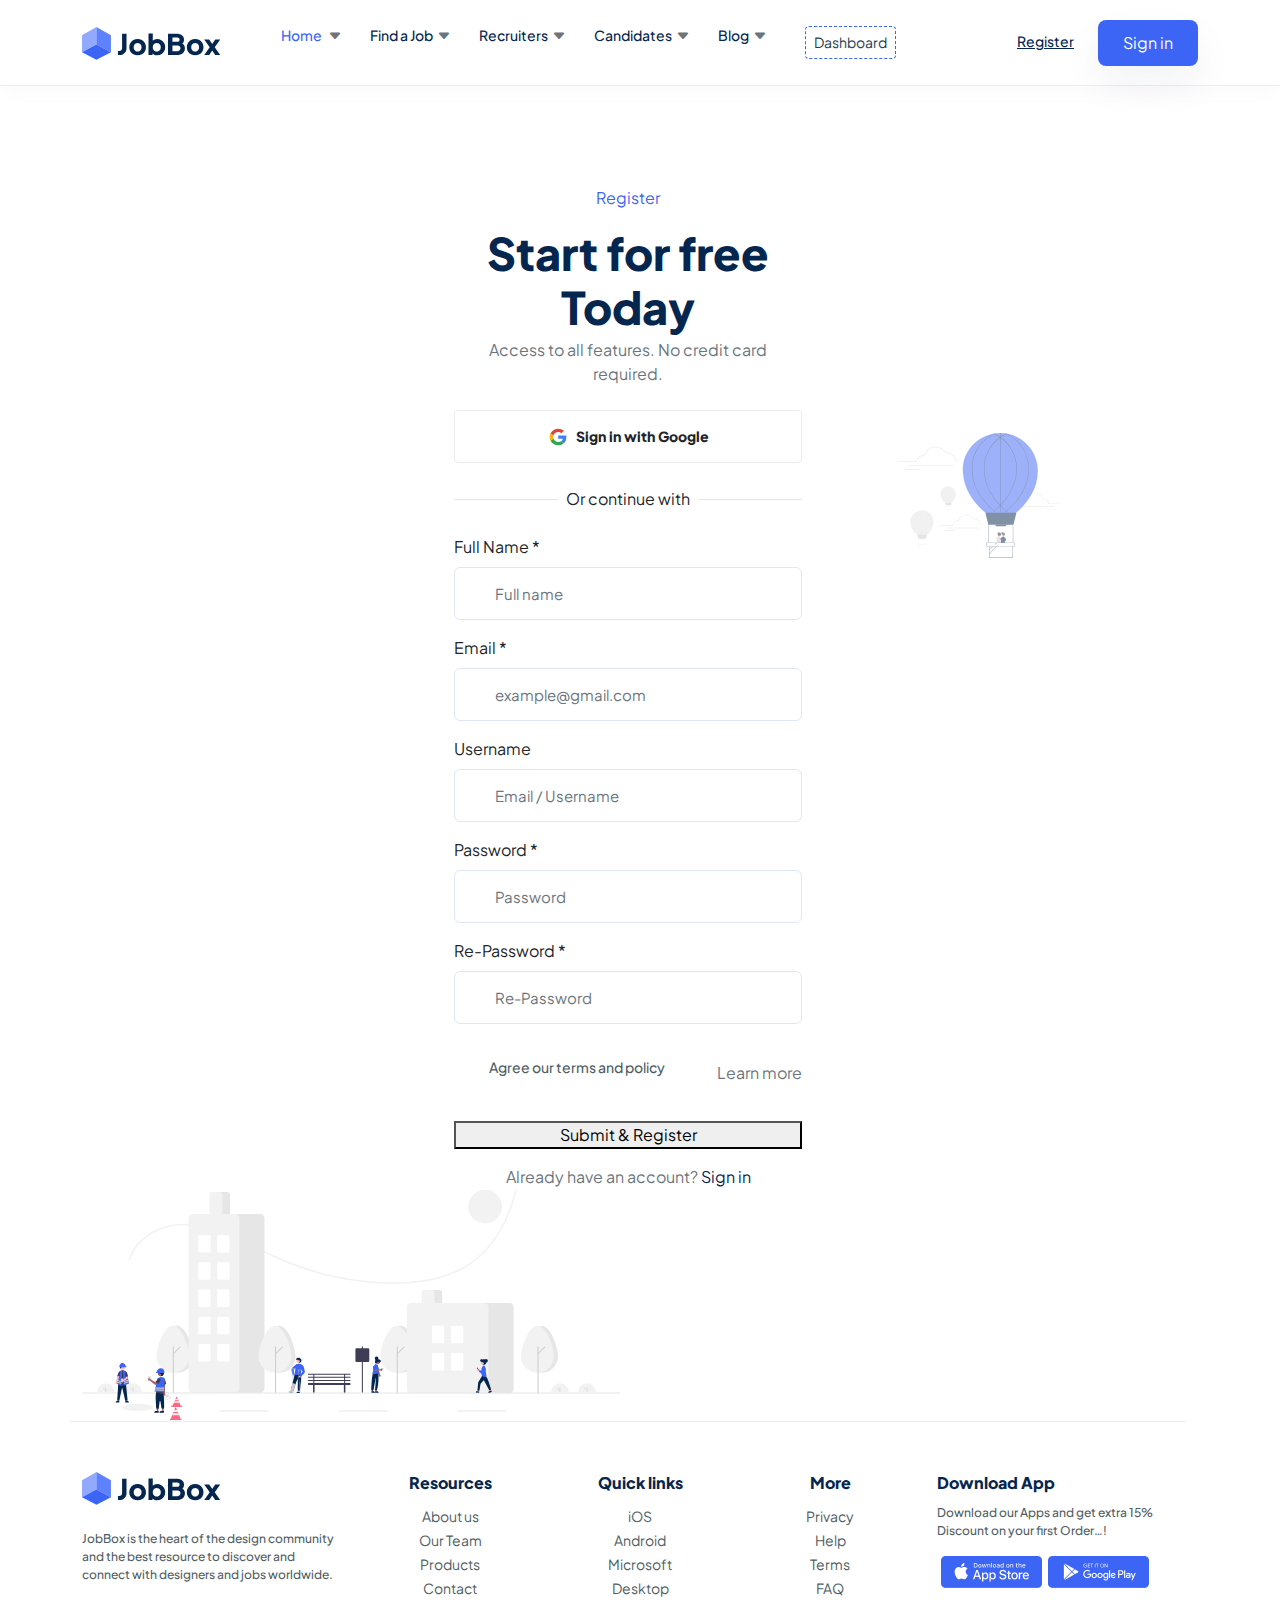
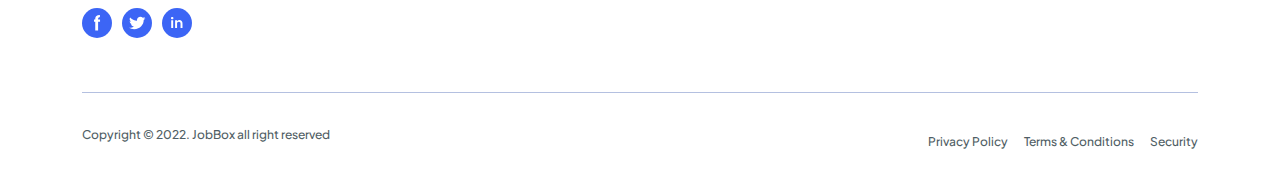
<file: register.html>
<!DOCTYPE html>
<html>
  <head>
    <meta charset="UTF-8" />
    <meta name="viewport" content="width=device-width, initial-scale=1.0" />
    <title>JobBox</title>
    <link rel="icon" href="images/jobhub-logo2.png" type="image/icon">
    <link rel="stylesheet" type="text/css" href="css/all.min.css" />
    <link rel="stylesheet" type="text/css" href="fonts/stylesheet.css" />
    <link rel="stylesheet" type="text/css" href="css/bootstrap.min.css" />
    <link rel="stylesheet" type="text/css" href="css/animate.css" />
    <link
    rel="stylesheet"
    href="https://cdn.jsdelivr.net/npm/bootstrap-icons@1.9.1/font/bootstrap-icons.css"
  />
    <link rel="stylesheet" type="text/css" href="css/style.css" />
    <link rel="stylesheet" type="text/css" href="css/min-media.css" />
  </head>

  <body>

   <!-- offcanvas start -->
 <div class="offcanvas offcanvas-start" id="abc">
  <div class="offcanvas-header">
    <h5 class="offcanvas-title"><a href="index.html"><img src="images/jobhub-logo.svg" class="navbar-brand"
          alt=""></a></h5>
    <button type="button" class="btn-close" data-bs-dismiss="offcanvas"></button>
  </div>
  <div class="offcanvas-body">
    <nav>
      <ul class="m-0 p-0 flex-column d-flex">
        <li class="main-menu-list position-relative float-start">
          <a class="active" href="index.html">Home
            <i class="p-1 text-secondary bi bi-caret-down-fill"></i></a>
          <ul class="sub-menu">
            <li><a href="#">Home 1</a></li>
            <li><a href="#">Home 2</a></li>
            <li><a href="#">Home 3</a></li>
            <li><a href="#">Home 4</a></li>
            <li><a href="#">Home 5</a></li>
            <li><a href="#">Home 6</a></li>
          </ul>
        </li>
        <li class="main-menu-list position-relative float-start">
          <a href="find-job.html">Find a Job<i class="p-1 text-secondary bi bi-caret-down-fill"></i></a>
          <ul class="sub-menu">
            <li><a href="#">Jobs Grid</a></li>
            <li><a href="#">Jobs List</a></li>
            <li><a href="#">Jobs Details</a></li>
            <li><a href="#">Jobs Details 2</a></li>
          </ul>
        </li>
        <li class="main-menu-list position-relative float-start">
          <a href="recruiters.html">Recruiters<i class="p-1 text-secondary bi bi-caret-down-fill"></i></a>
          <ul class="sub-menu">
            <li><a href="#">Recruiters</a></li>
            <li><a href="#">Company Details</a></li>
          </ul>
        </li>
        <li class="main-menu-list position-relative float-start">
          <a href="candidates.html">Candidates<i class="p-1 text-secondary bi bi-caret-down-fill"></i></a>
          <ul class="sub-menu">
            <li><a href="#">Candidates Grid</a></li>
            <li><a href="#">Candidate Details</a></li>
            <li><a href="#">Candidate Profile</a></li>
          </ul>
        </li>
        <li class="main-menu-list position-relative float-start">
          <a href="blog.html">Blog<i class="p-1 text-secondary bi bi-caret-down-fill"></i></a>
          <ul class="sub-menu">
            <li><a href="#">Blog Grid</a></li>
            <li><a href="#">Blog Grid 2</a></li>
            <li><a href="#">Blog Single</a></li>
          </ul>
        </li>
        <li class="dashboard float-start position-relative">
          <a href="#">Dashboard</a>
        </li>
      </ul>
    </nav>
  </div>
</div>
<!-- offcanvas end -->

<!-- header start -->
<header class="p-3 sticky-bar navbar-expand-lg navbar">
  <div class="container">
    <a href="index.html"><img src="images/jobhub-logo.svg" class="navbar-brand" alt=""></a>
    <div class="order-lg-1">
      <button class="navbar-toggler" type="button" data-bs-toggle="offcanvas" data-bs-target="#abc">
        <span class="navbar-toggler-icon"></span>
      </button>
    </div>
    <nav class="collapse navbar-collapse justify-content-center">
      <ul class="m-0 p-0 m-auto">
        <li class="main-menu-list position-relative float-start">
          <a class="active" href="index.html">Home
            <i class="p-1 text-secondary bi bi-caret-down-fill"></i></a>
          <ul class="sub-menu">
            <li><a href="#">Home 1</a></li>
            <li><a href="#">Home 2</a></li>
            <li><a href="#">Home 3</a></li>
            <li><a href="#">Home 4</a></li>
            <li><a href="#">Home 5</a></li>
            <li><a href="#">Home 6</a></li>
          </ul>
        </li>
        <li class="main-menu-list position-relative float-start">
          <a href="find-job.html">Find a Job<i class="p-1 text-secondary bi bi-caret-down-fill"></i></a>
          <ul class="sub-menu">
            <li><a href="#">Jobs Grid</a></li>
            <li><a href="#">Jobs List</a></li>
            <li><a href="#">Jobs Details</a></li>
            <li><a href="#">Jobs Details 2</a></li>
          </ul>
        </li>
        <li class="main-menu-list position-relative float-start">
          <a href="recruiters.html">Recruiters<i class="p-1 text-secondary bi bi-caret-down-fill"></i></a>
          <ul class="sub-menu">
            <li><a href="#">Recruiters</a></li>
            <li><a href="#">Company Details</a></li>
          </ul>
        </li>
        <li class="main-menu-list position-relative float-start">
          <a href="candidates.html">Candidates<i class="p-1 text-secondary bi bi-caret-down-fill"></i></a>
          <ul class="sub-menu">
            <li><a href="#">Candidates Grid</a></li>
            <li><a href="#">Candidate Details</a></li>
            <li><a href="#">Candidate Profile</a></li>
          </ul>
        </li>
        <li class="main-menu-list position-relative float-start">
          <a href="blog.html">Blog<i class="p-1 text-secondary bi bi-caret-down-fill"></i></a>
          <ul class="sub-menu">
            <li><a href="#">Blog Grid</a></li>
            <li><a href="#">Blog Grid 2</a></li>
            <li><a href="#">Blog Single</a></li>
          </ul>
        </li>
        <li class="dashboard float-start position-relative">
          <a href="#">Dashboard</a>
        </li>
      </ul>
      <div class="header-right text-end d-inline-block ms-auto">
        <div class="sign-in">
          <a class="register-text" href="register.html">Register</a><a class="ms-4 sign-in-btn"
            href="signin.html">Sign in</a>
        </div>
      </div>
    </nav>

  </div>
</header>
<!-- header end -->

  <main class="main">
    <section class="login-register">
      <div class="container"> 
        <div class="row login-register-cover">
          <div class="col-lg-4 col-md-6 col-sm-12 mx-auto">
            <div class="text-center">
              <p class="fs-6 text-brand-2">Register</p>
              <h2 class="mt-1 mb-1 text-brand-1">Start for free Today</h2>
              <p class="fs-6 text-muted mb-3">Access to all features. No credit card required.</p>
              <button class="social-login mb-2 d-flex justify-content-center align-content-center align-items-center mt-4"><img class="me-2" src="images/icon-google.svg"><strong>Sign in with Google</strong></button>
              <div class="divider-text-center position-relative text-center mt-4"><span class="d-inline-block ps-2 pe-2">Or continue with</span></div>
            </div>
            <form class="text-start mt-4">
              <div class="form-group  mb-3">
                <label class="form-label">Full Name *</label>
                <input class="form-control" type="text"  name="fullname" placeholder="Full name" required>
              </div>
              <div class="form-group  mb-3">
                <label class="form-label">Email *</label>
                <input class="form-control" type="email"  name="emailaddress" placeholder="example@gmail.com" required>
              </div>
              <div class="form-group mb-3">
                <label class="form-label">Username</label>
                <input class="form-control"  type="email"  name="fullname" placeholder="Email / Username" required>
              </div>
              <div class="form-group mb-3">
                <label class="form-label" >Password *</label>
                <input class="form-control"  type="password"  name="password" placeholder="Password" required>
              </div>
              <div class="form-group  mb-3">
                <label class="form-label">Re-Password *</label>
                <input class="form-control" type="password" required name="re-password" placeholder="Re-Password">
              </div>
              <div class="login-footer form-group d-flex justify-content-between align-items-center">
                <label class="cb-container">
                  <input type="checkbox" /><span class="text-small">Agree our terms and policy</span>
                </label><a class="text-muted" href="#">Learn more</a>
              </div>
              <div class="form-group mt-3 mb-3">
                <button class="login-btn w-100" type="submit" name="login">Submit & Register</button>
              </div>
              <div class="text-muted text-center fs-6">Already have an account? <a href="signin.html">Sign in</a></div>
            </form> 
          </div>
          <div class="img-1 d-none d-lg-block"><img class="shape-1" src="images/img-4.svg"></div>
          <div class="img-2"><img src="images/img-3.svg"></div>
        </div>
      </div>
    </section>
  </main>

      <!-- footer start -->
      <footer class="footer mt-5">
        <div class="container">
          <div class="row">
  
            <div class="col-12 col-sm-6 col-md-6 col-lg-3">
              <div class="footer-index-detail">
                <a href="#"><img src="images/jobhub-logo.svg" /></a>
                <div class="mt-4 mb-4 color-text-paragraph-2">
                  JobBox is the heart of the design community and the best resource
                  to discover and connect with designers and jobs worldwide.
                </div>
                <div class="footer-social">
                  <a class="icon-facebook" href="#"></a
                  ><a class="icon-twitter" href="#"></a
                  ><a class="icon-linkedin" href="#"></a>
                </div>
              </div>
            </div>
  
            <div class="col-12 col-sm-6 col-md-6 col-lg-2">
              <div class="footer-index text-sm-center text-md-center text-lg-center text-left">
                <h6 class="mb-2">Resources</h6>
                <ul class="d-inline-block p-0">
                  <li><a href="#">About us</a></li>
                  <li><a href="#">Our Team</a></li>
                  <li><a href="#">Products</a></li>
                  <li><a href="#">Contact</a></li>
                </ul>
              </div>
            </div>
            
            <div class="col-12 col-sm-3 col-md-3 col-lg-2">
              <div class="footer-index text-lg-center text-left">
                <h6 class="mb-2">Quick links</h6>
                <ul class="d-inline-block p-0">
                  <li><a href="#">iOS</a></li>
                  <li><a href="#">Android</a></li>
                  <li><a href="#">Microsoft</a></li>
                  <li><a href="#">Desktop</a></li>
                </ul>
              </div>
            </div>
            
            <div class="col-12 col-sm-3 col-md-3 col-lg-2">
              <div class="footer-index text-lg-center text-left mt-2 mt-lg-0">
                <h6 class="mb-2">More</h6>
                <ul class="d-inline-block p-0">
                  <li><a href="#">Privacy</a></li>
                  <li><a href="#">Help</a></li>
                  <li><a href="#">Terms</a></li>
                  <li><a href="#">FAQ</a></li>
                </ul>
              </div>
            </div>
            
            <div class="col-12 col-sm-6 col-md-6 col-lg-3">
              <div class="footer-index-download mt-2 mt-lg-0">
                <h6 class="mb-20">Download App</h6>
                <p class="color-text-paragraph-2">
                  Download our Apps and get extra 15% Discount on your first Order…!
                </p>
                <div class="mt-15">
                  <a class="mr-5" href="#"
                    ><img class="ms-1" src="images/app-store.png" /></a
                  ><a href="#"><img class="ms-1" src="images/android.png" /></a>
                </div>
              </div>
            </div>
            
          </div>
          <div class="footer-bottom mt-5">
            <div class="row">
              <div class="col-md-6">
                <span class="color-text-paragraph"
                  >Copyright © 2022. JobBox all right reserved</span
                >
              </div>
              <div class="col-md-6 text-md-end text-start">
                <div class="footer-social">
                  <a class="color-text-paragraph" href="#">Privacy Policy</a
                  ><a class="color-text-paragraph me-3 ms-3" href="#"
                    >Terms & Conditions</a
                  ><a class="font-xs color-text-paragraph" href="#">Security</a>
                </div>
              </div>
            </div>
          </div>
        </div>
      </footer>
      <!-- footer end -->

    <script src="js/bootstrap.bundle.min.js" type="text/javascript"></script>
    <script src="js/wow.min.js"></script>
    <script>
      new WOW().init();

      // Example starter JavaScript for disabling form submissions if there are invalid fields
      (() => {
        "use strict";

        // Fetch all the forms we want to apply custom Bootstrap validation styles to
        const forms = document.querySelectorAll(".needs-validation");

        // Loop over them and prevent submission
        Array.from(forms).forEach((form) => {
          form.addEventListener(
            "submit",
            (event) => {
              if (!form.checkValidity()) {
                event.preventDefault();
                event.stopPropagation();
              }

              form.classList.add("was-validated");
            },
            false
          );
        });
      })();
    </script>
  </body>
</html>
</file>
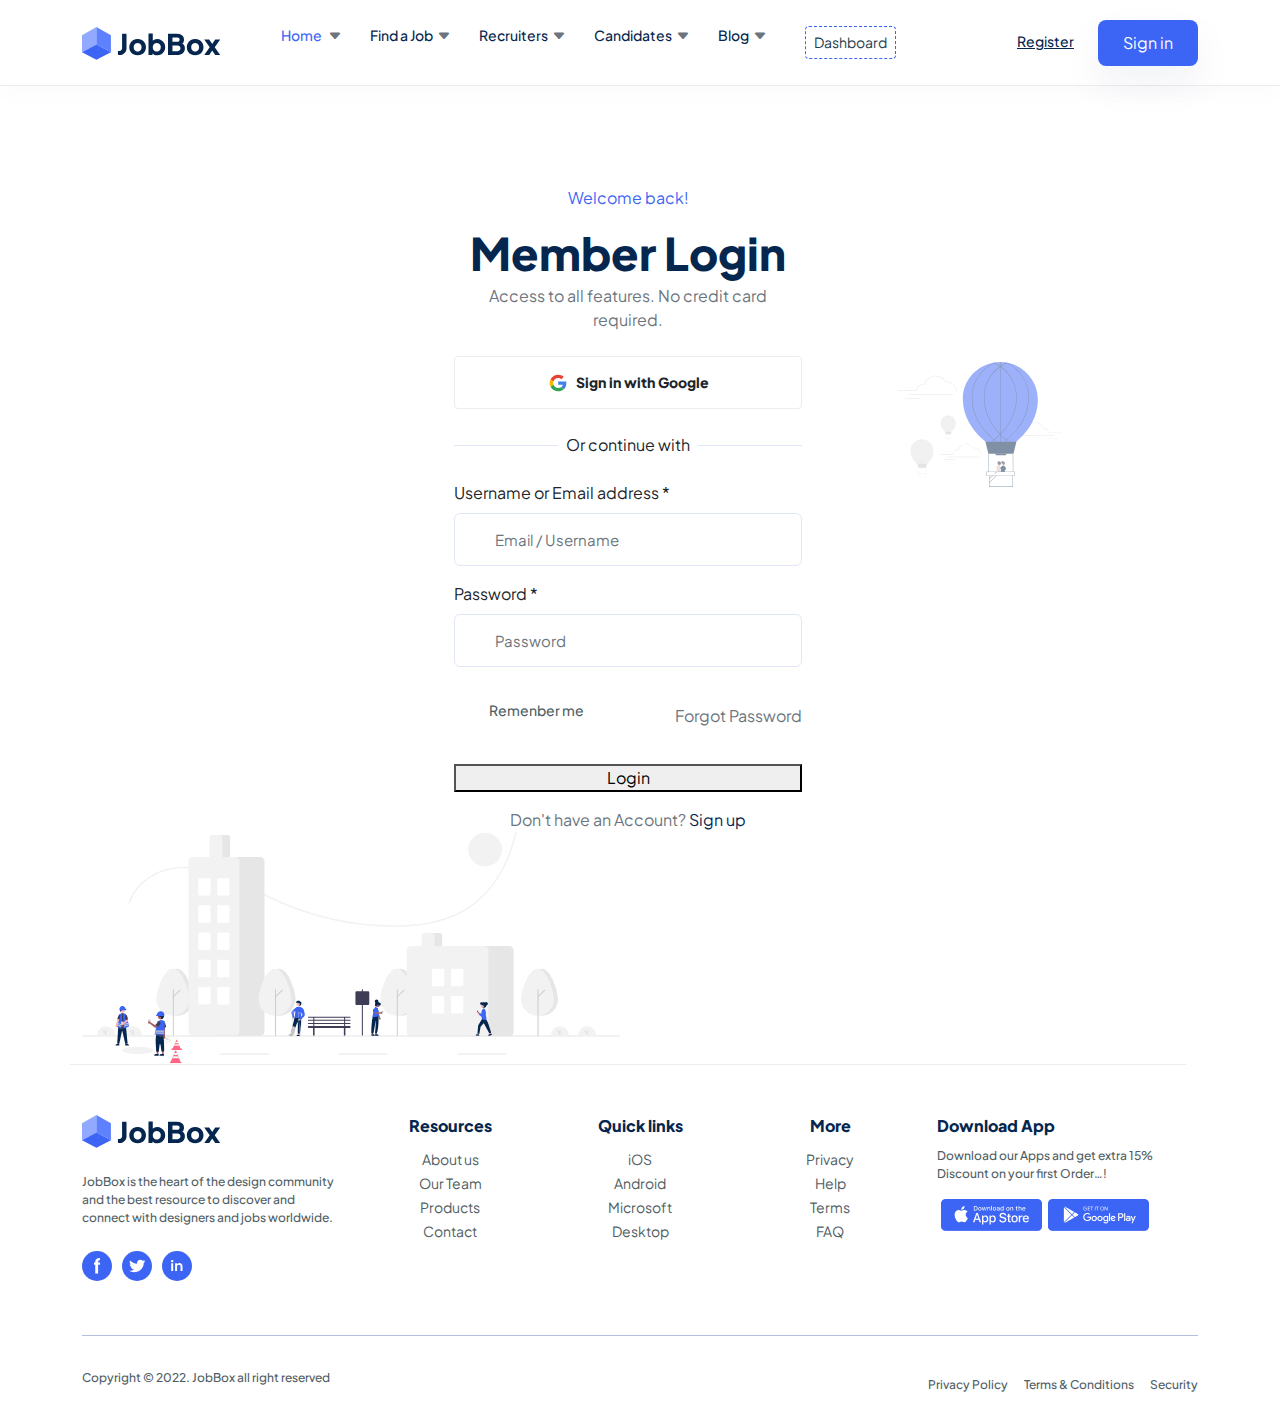
<file: signin.html>
<!DOCTYPE html>
<html>
  <head>
    <meta charset="UTF-8" />
    <meta name="viewport" content="width=device-width, initial-scale=1.0" />
    <title>JobBox</title>
    <link rel="icon" href="images/jobhub-logo2.png" type="image/icon">
    <link rel="stylesheet" type="text/css" href="css/all.min.css" />
    <link rel="stylesheet" type="text/css" href="fonts/stylesheet.css" />
    <link rel="stylesheet" type="text/css" href="css/bootstrap.min.css" />
    <link rel="stylesheet" type="text/css" href="css/animate.css" />
    <link
    rel="stylesheet"
    href="https://cdn.jsdelivr.net/npm/bootstrap-icons@1.9.1/font/bootstrap-icons.css"
  />
    <link rel="stylesheet" type="text/css" href="css/style.css" />
    <link rel="stylesheet" type="text/css" href="css/min-media.css" />
  </head>

  <body>

 <!-- offcanvas start -->
 <div class="offcanvas offcanvas-start" id="abc">
  <div class="offcanvas-header">
    <h5 class="offcanvas-title"><a href="index.html"><img src="images/jobhub-logo.svg" class="navbar-brand"
          alt=""></a></h5>
    <button type="button" class="btn-close" data-bs-dismiss="offcanvas"></button>
  </div>
  <div class="offcanvas-body">
    <nav>
      <ul class="m-0 p-0 flex-column d-flex">
        <li class="main-menu-list position-relative float-start">
          <a class="active" href="index.html">Home
            <i class="p-1 text-secondary bi bi-caret-down-fill"></i></a>
          <ul class="sub-menu">
            <li><a href="#">Home 1</a></li>
            <li><a href="#">Home 2</a></li>
            <li><a href="#">Home 3</a></li>
            <li><a href="#">Home 4</a></li>
            <li><a href="#">Home 5</a></li>
            <li><a href="#">Home 6</a></li>
          </ul>
        </li>
        <li class="main-menu-list position-relative float-start">
          <a href="find-job.html">Find a Job<i class="p-1 text-secondary bi bi-caret-down-fill"></i></a>
          <ul class="sub-menu">
            <li><a href="#">Jobs Grid</a></li>
            <li><a href="#">Jobs List</a></li>
            <li><a href="#">Jobs Details</a></li>
            <li><a href="#">Jobs Details 2</a></li>
          </ul>
        </li>
        <li class="main-menu-list position-relative float-start">
          <a href="recruiters.html">Recruiters<i class="p-1 text-secondary bi bi-caret-down-fill"></i></a>
          <ul class="sub-menu">
            <li><a href="#">Recruiters</a></li>
            <li><a href="#">Company Details</a></li>
          </ul>
        </li>
        <li class="main-menu-list position-relative float-start">
          <a href="candidates.html">Candidates<i class="p-1 text-secondary bi bi-caret-down-fill"></i></a>
          <ul class="sub-menu">
            <li><a href="#">Candidates Grid</a></li>
            <li><a href="#">Candidate Details</a></li>
            <li><a href="#">Candidate Profile</a></li>
          </ul>
        </li>
        <li class="main-menu-list position-relative float-start">
          <a href="blog.html">Blog<i class="p-1 text-secondary bi bi-caret-down-fill"></i></a>
          <ul class="sub-menu">
            <li><a href="#">Blog Grid</a></li>
            <li><a href="#">Blog Grid 2</a></li>
            <li><a href="#">Blog Single</a></li>
          </ul>
        </li>
        <li class="dashboard float-start position-relative">
          <a href="#">Dashboard</a>
        </li>
      </ul>
    </nav>
  </div>
</div>
<!-- offcanvas end -->

<!-- header start -->
<header class="p-3 sticky-bar navbar-expand-lg navbar">
  <div class="container">
    <a href="index.html"><img src="images/jobhub-logo.svg" class="navbar-brand" alt=""></a>
    <div class="order-lg-1">
      <button class="navbar-toggler" type="button" data-bs-toggle="offcanvas" data-bs-target="#abc">
        <span class="navbar-toggler-icon"></span>
      </button>
    </div>
    <nav class="collapse navbar-collapse justify-content-center">
      <ul class="m-0 p-0 m-auto">
        <li class="main-menu-list position-relative float-start">
          <a class="active" href="index.html">Home
            <i class="p-1 text-secondary bi bi-caret-down-fill"></i></a>
          <ul class="sub-menu">
            <li><a href="#">Home 1</a></li>
            <li><a href="#">Home 2</a></li>
            <li><a href="#">Home 3</a></li>
            <li><a href="#">Home 4</a></li>
            <li><a href="#">Home 5</a></li>
            <li><a href="#">Home 6</a></li>
          </ul>
        </li>
        <li class="main-menu-list position-relative float-start">
          <a href="find-job.html">Find a Job<i class="p-1 text-secondary bi bi-caret-down-fill"></i></a>
          <ul class="sub-menu">
            <li><a href="#">Jobs Grid</a></li>
            <li><a href="#">Jobs List</a></li>
            <li><a href="#">Jobs Details</a></li>
            <li><a href="#">Jobs Details 2</a></li>
          </ul>
        </li>
        <li class="main-menu-list position-relative float-start">
          <a href="recruiters.html">Recruiters<i class="p-1 text-secondary bi bi-caret-down-fill"></i></a>
          <ul class="sub-menu">
            <li><a href="#">Recruiters</a></li>
            <li><a href="#">Company Details</a></li>
          </ul>
        </li>
        <li class="main-menu-list position-relative float-start">
          <a href="candidates.html">Candidates<i class="p-1 text-secondary bi bi-caret-down-fill"></i></a>
          <ul class="sub-menu">
            <li><a href="#">Candidates Grid</a></li>
            <li><a href="#">Candidate Details</a></li>
            <li><a href="#">Candidate Profile</a></li>
          </ul>
        </li>
        <li class="main-menu-list position-relative float-start">
          <a href="blog.html">Blog<i class="p-1 text-secondary bi bi-caret-down-fill"></i></a>
          <ul class="sub-menu">
            <li><a href="#">Blog Grid</a></li>
            <li><a href="#">Blog Grid 2</a></li>
            <li><a href="#">Blog Single</a></li>
          </ul>
        </li>
        <li class="dashboard float-start position-relative">
          <a href="#">Dashboard</a>
        </li>
      </ul>
      <div class="header-right text-end d-inline-block ms-auto">
        <div class="sign-in">
          <a class="register-text" href="register.html">Register</a><a class="ms-4 sign-in-btn"
            href="signin.html">Sign in</a>
        </div>
      </div>
    </nav>

  </div>
</header>
<!-- header end -->

    <!-- sign-in start -->
    <main class="main">
        <section class="login-register">
          <div class="container"> 
            <div class="row login-register-cover">
              <div class="col-lg-4 col-md-6 col-sm-12 mx-auto">
                <div class="text-center">
                  <p class="fs-6 text-brand-2">Welcome back! </p>
                  <h2 class="mt-1 mb-1 text-brand-1">Member Login</h2>
                  <p class="fs-6 text-muted mb-3">Access to all features. No credit card required.</p>
                  <button class="social-login mb-2 d-flex justify-content-center align-content-center align-items-center mt-4"><img class="me-2" src="images/icon-google.svg"><strong>Sign in with Google</strong></button>
                  <div class="divider-text-center position-relative text-center mt-4"><span class="d-inline-block ps-2 pe-2">Or continue with</span></div>
                </div>
                <form class="text-start mt-4">
                  <div class="form-group mb-3">
                    <label class="form-label">Username or Email address *</label>
                    <input class="form-control"  type="email"  name="fullname" placeholder="Email / Username" required>
                  </div>
                  <div class="form-group mb-3">
                    <label class="form-label" >Password *</label>
                    <input class="form-control"  type="password"  name="password" placeholder="Password" required>
                  </div>
                  <div class="login-footer form-group d-flex justify-content-between align-items-center">
                    <label class="cb-container">
                      <input class="red-input" type="checkbox" /><span class="text-small">Remenber me</span>
                    </label><a class="text-muted" href="#">Forgot Password</a>
                  </div>
                  <div class="form-group mt-3 mb-3">
                    <button class="login-btn w-100" type="submit" name="login">Login</button>
                  </div>
                  <div class="text-muted text-center fs-6">Don't have an Account? <a href="register.html">Sign up</a></div>
                </form> 
              </div>
              <div class="img-1 d-none d-lg-block"><img class="shape-1" src="images/img-4.svg"></div>
              <div class="img-2"><img src="images/img-3.svg"></div>
            </div>
          </div>
        </section>
      </main>
    <!-- sign in end -->

    <!-- footer start -->
    <footer class="footer mt-5">
    <div class="container">
        <div class="row">

        <div class="col-12 col-sm-6 col-md-6 col-lg-3">
            <div class="footer-index-detail">
            <a href="#"><img src="images/jobhub-logo.svg" /></a>
            <div class="mt-4 mb-4 color-text-paragraph-2">
                JobBox is the heart of the design community and the best resource
                to discover and connect with designers and jobs worldwide.
            </div>
            <div class="footer-social">
                <a class="icon-facebook" href="#"></a
                ><a class="icon-twitter" href="#"></a
                ><a class="icon-linkedin" href="#"></a>
            </div>
            </div>
        </div>

        <div class="col-12 col-sm-6 col-md-6 col-lg-2">
            <div class="footer-index text-sm-center text-md-center text-lg-center text-left">
            <h6 class="mb-2">Resources</h6>
            <ul class="d-inline-block p-0">
                <li><a href="#">About us</a></li>
                <li><a href="#">Our Team</a></li>
                <li><a href="#">Products</a></li>
                <li><a href="#">Contact</a></li>
            </ul>
            </div>
        </div>
        
        <div class="col-12 col-sm-3 col-md-3 col-lg-2">
            <div class="footer-index text-lg-center text-left">
            <h6 class="mb-2">Quick links</h6>
            <ul class="d-inline-block p-0">
                <li><a href="#">iOS</a></li>
                <li><a href="#">Android</a></li>
                <li><a href="#">Microsoft</a></li>
                <li><a href="#">Desktop</a></li>
            </ul>
            </div>
        </div>
        
        <div class="col-12 col-sm-3 col-md-3 col-lg-2">
            <div class="footer-index text-lg-center text-left mt-2 mt-lg-0">
            <h6 class="mb-2">More</h6>
            <ul class="d-inline-block p-0">
                <li><a href="#">Privacy</a></li>
                <li><a href="#">Help</a></li>
                <li><a href="#">Terms</a></li>
                <li><a href="#">FAQ</a></li>
            </ul>
            </div>
        </div>
        
        <div class="col-12 col-sm-6 col-md-6 col-lg-3">
            <div class="footer-index-download mt-2 mt-lg-0">
            <h6 class="mb-20">Download App</h6>
            <p class="color-text-paragraph-2">
                Download our Apps and get extra 15% Discount on your first Order…!
            </p>
            <div class="mt-15">
                <a class="mr-5" href="#"
                ><img class="ms-1" src="images/app-store.png" /></a
                ><a href="#"><img class="ms-1" src="images/android.png" /></a>
            </div>
            </div>
        </div>
        
        </div>
        <div class="footer-bottom mt-5">
        <div class="row">
            <div class="col-md-6">
            <span class="color-text-paragraph"
                >Copyright © 2022. JobBox all right reserved</span
            >
            </div>
            <div class="col-md-6 text-md-end text-start">
            <div class="footer-social">
                <a class="color-text-paragraph" href="#">Privacy Policy</a
                ><a class="color-text-paragraph me-3 ms-3" href="#"
                >Terms & Conditions</a
                ><a class="font-xs color-text-paragraph" href="#">Security</a>
            </div>
            </div>
        </div>
        </div>
    </div>
    </footer>
    <!-- footer end -->

    <script src="js/bootstrap.bundle.min.js" type="text/javascript"></script>
    <script src="js/wow.min.js"></script>
    <script>
      new WOW().init();

      // Example starter JavaScript for disabling form submissions if there are invalid fields
      (() => {
        "use strict";

        // Fetch all the forms we want to apply custom Bootstrap validation styles to
        const forms = document.querySelectorAll(".needs-validation");

        // Loop over them and prevent submission
        Array.from(forms).forEach((form) => {
          form.addEventListener(
            "submit",
            (event) => {
              if (!form.checkValidity()) {
                event.preventDefault();
                event.stopPropagation();
              }

              form.classList.add("was-validated");
            },
            false
          );
        });
      })();
    </script>
  </body>
</html>
</file>
<file: fonts/stylesheet.css>
@font-face {
    font-family: 'Plus Jakarta Sans';
    src: url('PlusJakartaSans-Bold.woff2') format('woff2'),
        url('PlusJakartaSans-Bold.woff') format('woff');
    font-weight: bold;
    font-style: normal;
    font-display: swap;
}

@font-face {
    font-family: 'Plus Jakarta Sans';
    src: url('PlusJakartaSans-BoldItalic.woff2') format('woff2'),
        url('PlusJakartaSans-BoldItalic.woff') format('woff');
    font-weight: bold;
    font-style: italic;
    font-display: swap;
}

@font-face {
    font-family: 'Plus Jakarta Sans';
    src: url('PlusJakartaSans-ExtraLightItalic.woff2') format('woff2'),
        url('PlusJakartaSans-ExtraLightItalic.woff') format('woff');
    font-weight: 200;
    font-style: italic;
    font-display: swap;
}

@font-face {
    font-family: 'Plus Jakarta Sans';
    src: url('PlusJakartaSans-ExtraBold.woff2') format('woff2'),
        url('PlusJakartaSans-ExtraBold.woff') format('woff');
    font-weight: bold;
    font-style: normal;
    font-display: swap;
}

@font-face {
    font-family: 'Plus Jakarta Sans';
    src: url('PlusJakartaSans-ExtraBoldItalic.woff2') format('woff2'),
        url('PlusJakartaSans-ExtraBoldItalic.woff') format('woff');
    font-weight: bold;
    font-style: italic;
    font-display: swap;
}

@font-face {
    font-family: 'Plus Jakarta Sans';
    src: url('PlusJakartaSans-ExtraLight.woff2') format('woff2'),
        url('PlusJakartaSans-ExtraLight.woff') format('woff');
    font-weight: 200;
    font-style: normal;
    font-display: swap;
}

@font-face {
    font-family: 'Plus Jakarta Sans';
    src: url('PlusJakartaSans-Light.woff2') format('woff2'),
        url('PlusJakartaSans-Light.woff') format('woff');
    font-weight: 300;
    font-style: normal;
    font-display: swap;
}

@font-face {
    font-family: 'Plus Jakarta Sans';
    src: url('PlusJakartaSans-Italic.woff2') format('woff2'),
        url('PlusJakartaSans-Italic.woff') format('woff');
    font-weight: normal;
    font-style: italic;
    font-display: swap;
}

@font-face {
    font-family: 'Plus Jakarta Sans';
    src: url('PlusJakartaSans-LightItalic.woff2') format('woff2'),
        url('PlusJakartaSans-LightItalic.woff') format('woff');
    font-weight: 300;
    font-style: italic;
    font-display: swap;
}

@font-face {
    font-family: 'Plus Jakarta Sans';
    src: url('PlusJakartaSans-Italic.woff2') format('woff2'),
        url('PlusJakartaSans-Italic.woff') format('woff');
    font-weight: normal;
    font-style: italic;
    font-display: swap;
}

@font-face {
    font-family: 'Plus Jakarta Sans';
    src: url('PlusJakartaSans-Medium.woff2') format('woff2'),
        url('PlusJakartaSans-Medium.woff') format('woff');
    font-weight: 500;
    font-style: normal;
    font-display: swap;
}

@font-face {
    font-family: 'Plus Jakarta Sans';
    src: url('PlusJakartaSans-MediumItalic.woff2') format('woff2'),
        url('PlusJakartaSans-MediumItalic.woff') format('woff');
    font-weight: 500;
    font-style: italic;
    font-display: swap;
}

@font-face {
    font-family: 'Plus Jakarta Sans';
    src: url('PlusJakartaSans-Regular.woff2') format('woff2'),
        url('PlusJakartaSans-Regular.woff') format('woff');
    font-weight: normal;
    font-style: normal;
    font-display: swap;
}

@font-face {
    font-family: 'Plus Jakarta Sans';
    src: url('PlusJakartaSans-SemiBold.woff2') format('woff2'),
        url('PlusJakartaSans-SemiBold.woff') format('woff');
    font-weight: 600;
    font-style: normal;
    font-display: swap;
}

@font-face {
    font-family: 'Plus Jakarta Sans';
    src: url('PlusJakartaSans-SemiBoldItalic.woff2') format('woff2'),
        url('PlusJakartaSans-SemiBoldItalic.woff') format('woff');
    font-weight: 600;
    font-style: italic;
    font-display: swap;
}

@font-face {
    font-family: 'Plus Jakarta Sans';
    src: url('PlusJakartaSans-Regular.woff2') format('woff2'),
        url('PlusJakartaSans-Regular.woff') format('woff');
    font-weight: normal;
    font-style: normal;
    font-display: swap;
}
</file>
<file: css/style.css>
* {
  margin: 0;
  padding: 0;
  box-sizing: border-box;
  font-family: "Plus Jakarta Sans", sans-serif;
}

a {
  text-decoration: none;
  color: #05264e;
}

li {
  list-style: none;
}

::placeholder {
  padding: 40px;
}

@keyframes banner1 {
  0% {
    transform: translateY(-20px);
  }
  100% {
    transform: translateY(0px);
  }
}
@keyframes banner2 {
  0% {
    transform: translateY(-20px) translateX(50px);
  }
  100% {
    transform: translateY(-20px) translateX(0px);
  }
}
@keyframes banner3 {
  0% {
    transform: translateY(-50px);
  }
  100% {
    transform: translateY(0px);
  }
}
@keyframes banner4 {
  0% {
    transform: translateY(-50px);
  }
  100% {
    transform: translateY(0px);
  }
}
@keyframes signin {
  0% {
    transform: translateY(-20px);
  }
  100% {
    transform: translateY(0px);
  }
}
.main {
  display: block;
  clear: both;
}
.main .login-register {
  padding-top: 100px !important;
}
.main .login-register .login-register-cover {
  border-bottom: 1px solid #ececec;
  position: relative;
  width: 100%;
}
.main .login-register .text-brand-2 {
  color: #3c65f5;
}
.main .login-register .text-brand-1 {
  color: #05264e;
  font-weight: 800;
  font-size: 45px;
}
.main .login-register .social-login {
  height: 53px;
  border-radius: 4px;
  border: 1px solid #ececec;
  width: 100%;
  line-height: 53px;
  margin-bottom: 15px;
  padding: 13px 25px !important;
  font-size: 14px;
  transition: 0.2s;
  color: #212529;
  text-align: center;
  background-color: transparent;
}
.main .login-register .social-login:hover {
  color: #3c65f5;
  box-shadow: 0px 10px 20px -5px rgba(10, 42, 105, 0.0588235294);
  transform: translateY(-3px);
  transition: all 0.25s cubic-bezier(0.02, 0.01, 0.47, 1);
}
.main .login-register .divider-text-center::after {
  content: "";
  height: 1px;
  width: 100%;
  position: absolute;
  background-color: #E0E6F6;
  top: 50%;
  left: 0;
  z-index: -1;
}
.main .login-register .divider-text-center span {
  background-color: #fff !important;
  z-index: 3;
}
.main .login-register .form-group .form-control {
  background: #fff;
  border: 1px solid #E0E6F6;
  height: 53px;
  box-shadow: none;
  padding-left: 0;
  font-size: 15px;
  width: 100%;
}
.main .login-register .login-footer .cb-container {
  line-height: 53px;
}
.main .login-register .img-1 {
  position: absolute;
  right: 10%;
  top: 20%;
  width: unset;
}
.main .login-register .img-1 .shape-1 {
  animation: signin 2s linear infinite;
}

.offcanvas-body nav ul .main-menu-list {
  padding: 10px 12px;
}
.offcanvas-body nav ul .main-menu-list:hover ul {
  opacity: 1;
  visibility: visible;
  margin-top: 15px;
}
.offcanvas-body nav ul .main-menu-list a {
  font-weight: 500;
  font-size: 14px;
  line-height: 18px;
  display: block;
  position: relative;
  color: #05264e;
  text-decoration: none;
}
.offcanvas-body nav ul .main-menu-list a:hover, .offcanvas-body nav ul .main-menu-list a.active {
  color: #3c65f5;
}
.offcanvas-body nav ul .main-menu-list a:hover::before {
  content: "";
  height: 2px;
  width: 100%;
  background-color: #3c65f5;
  position: absolute;
  bottom: -10px;
  left: 0px;
}
.offcanvas-body nav ul .main-menu-list .sub-menu {
  position: absolute;
  top: 100%;
  left: 50%;
  z-index: 999;
  min-width: 120px;
  opacity: 0;
  visibility: hidden;
  transition-duration: 0.2s;
  border-radius: 10px;
  border: 1px solid;
  box-shadow: 0px 10px 20px -5px rgba(10, 42, 105, 0.0588235294);
  background-color: #ffffff;
  padding: 10px 0px 15px 0;
}
.offcanvas-body nav ul .main-menu-list .sub-menu li a {
  font-size: 14px;
  color: #253d4e;
  position: relative;
  padding: 14px 22px 10px 35px;
  transition: 0.3s;
}
.offcanvas-body nav ul .main-menu-list .sub-menu li a:hover {
  color: #3c65f5;
}
.offcanvas-body nav ul .main-menu-list .sub-menu li a::before {
  content: "";
  position: absolute;
  left: 22px;
  top: 50%;
  width: 5px;
  height: 5px;
  background-color: #05264e;
  border-radius: 50%;
  opacity: 0.7;
  transition-duration: 0.2s;
}
.offcanvas-body nav ul .dashboard {
  padding: 10px 22px;
  padding-bottom: 0;
}
.offcanvas-body nav ul .dashboard a {
  border: 1px dashed #3c65f5;
  padding: 5px 8px;
  border-radius: 4px;
  font-size: 14px;
  color: #253d4e;
  display: inline-block;
}
.offcanvas-body nav ul .dashboard a:hover::before {
  content: "";
  height: 2px;
  width: 70%;
  background-color: #3c65f5;
  position: absolute;
  bottom: -10px;
  left: 20px;
  box-sizing: border-box;
}

header {
  box-shadow: 0 8px 20px 0 rgba(10, 42, 105, 0.0196078431);
  position: sticky;
  top: 0;
  width: 100%;
  z-index: 999;
  left: 0;
  transition: all 0.3s ease 0s;
  border-bottom: 1px solid #ececec;
  background: #ffffff;
}
header nav ul .main-menu-list {
  padding: 10px 12px;
}
header nav ul .main-menu-list:hover ul {
  opacity: 1;
  visibility: visible;
  margin-top: 15px;
}
header nav ul .main-menu-list a {
  font-weight: 500;
  font-size: 14px;
  line-height: 18px;
  display: block;
  position: relative;
  color: #05264e;
  text-decoration: none;
}
header nav ul .main-menu-list a:hover, header nav ul .main-menu-list a.active {
  color: #3c65f5;
}
header nav ul .main-menu-list a:hover::before {
  content: "";
  height: 2px;
  width: 100%;
  background-color: #3c65f5;
  position: absolute;
  bottom: -10px;
  left: 0px;
}
header nav ul .main-menu-list .sub-menu {
  opacity: 0;
  visibility: hidden;
  transition-duration: 0.2s;
  position: absolute;
  top: 100%;
  left: 0px;
  z-index: 999;
  min-width: 220px;
  border-radius: 10px;
  border: 1px solid #ececec;
  box-shadow: 0px 10px 20px -5px rgba(10, 42, 105, 0.0588235294);
  background-color: #ffffff;
  padding: 10px 0px 15px 0;
}
header nav ul .main-menu-list .sub-menu li a {
  font-size: 14px;
  color: #253d4e;
  position: relative;
  padding: 14px 22px 10px 35px;
  transition: 0.3s;
}
header nav ul .main-menu-list .sub-menu li a:hover {
  color: #3c65f5;
}
header nav ul .main-menu-list .sub-menu li a::before {
  content: "";
  position: absolute;
  left: 22px;
  top: 50%;
  width: 5px;
  height: 5px;
  background-color: #05264e;
  border-radius: 50%;
  opacity: 0.7;
  transition-duration: 0.2s;
}
header nav ul .dashboard {
  padding: 10px 22px;
  padding-bottom: 0;
}
header nav ul .dashboard a {
  border: 1px dashed #3c65f5;
  padding: 5px 8px;
  border-radius: 4px;
  font-size: 14px;
  color: #253d4e;
  display: inline-block;
}
header nav ul .dashboard a:hover::before {
  content: "";
  height: 2px;
  width: 70%;
  background-color: #3c65f5;
  position: absolute;
  bottom: -10px;
  left: 20px;
  box-sizing: border-box;
}
header .header-right {
  min-width: 215px;
}
header .header-right .sign-in .register-text {
  font-weight: 500;
  font-size: 14px;
  color: #05264e;
  display: inline-block;
  position: relative;
  text-decoration-line: underline;
}
header .header-right .sign-in .register-text:hover {
  color: #3c65f5;
  transform: translateY(-3px);
  transition: all 0.25s linear;
}
header .header-right .sign-in .sign-in-btn {
  box-shadow: 0px 18px 40px rgba(10, 42, 105, 0.0588235294);
  color: #ffffff;
  background-color: #3c65f5;
  line-height: 26px;
  padding: 10px 25px;
  display: inline-block;
  font-weight: 400;
  text-align: center;
  vertical-align: middle;
  border-radius: 8px;
}
header .header-right .sign-in .sign-in-btn:hover {
  background-color: #05264e;
  transform: translateY(-2px);
  transition: 0.2s;
  color: #ffffff;
}

.bg-homepage1 {
  background-image: url(../images/bg-banner.svg);
  background-repeat: no-repeat;
  background-position: 0px 0px;
  background-size: cover;
  min-height: 750px;
  position: absolute;
  z-index: -1;
  width: 100%;
  top: 0;
  right: 0;
}

section .banner-hero {
  position: relative;
  max-width: 1770px;
  margin: 0 auto;
}
section .banner-hero .banner-inner {
  z-index: 5;
  position: relative;
  padding-left: 15px;
  padding-right: 15px;
}
section .banner-hero .banner-inner .block-banner {
  position: relative;
  z-index: 12;
  padding: 50px 160px 80px 110px;
}
section .banner-hero .banner-inner .heading-banner {
  font-size: 48px;
  line-height: 60px;
  color: #05264e;
  font-weight: 800;
  width: 80%;
}
section .banner-hero .banner-inner .heading-banner .color-brand-2 {
  color: #3c65f5;
  position: relative;
}
section .banner-hero .banner-inner .heading-banner .color-brand-2::after {
  content: "";
  background-color: #3c65f5;
  height: 25px;
  position: absolute;
  width: 100%;
  left: 0;
  bottom: -6px;
  z-index: -1;
  opacity: 0.1;
}
section .banner-hero .banner-inner .banner-description {
  position: relative;
  font-size: 18px;
  color: #4f5e64;
}
section .banner-hero .banner-inner .form-find {
  background: #ffffff;
  box-shadow: 0px 18px 40px rgba(10, 42, 105, 0.0588235294);
  border-radius: 8px;
  display: inline-block;
  width: 100%;
  padding: 10px 10px;
}
section .banner-hero .banner-inner .form-find form {
  display: flex;
  width: 100%;
}
section .banner-hero .banner-inner .form-find form label {
  display: contents;
}
section .banner-hero .banner-inner .form-find form label img {
  padding-left: 10px;
}
section .banner-hero .banner-inner .form-find .form-input {
  outline: none;
  border: none;
  width: 100%;
  margin-right: 29px;
  margin-left: 7px;
}
section .banner-hero .banner-inner .form-find .input-keysearch {
  background: url(../images/key-numbers.svg) no-repeat left 10px center;
}
section .banner-hero .btn {
  box-shadow: 0px 18px 40px rgba(10, 42, 105, 0.0588235294);
  color: #ffffff !important;
  background-color: #3c65f5 !important;
  line-height: 30px;
  padding: 10px 25px;
  display: inline-block;
  font-weight: 400;
  font-size: 15px;
  text-align: center;
  vertical-align: middle;
  border-radius: 8px;
  min-width: 122px;
  padding-left: 34px;
  padding-right: 15px;
  background-image: url(../images/search-icon.svg);
  background-repeat: no-repeat;
  background-position: left 19px top 18px;
  margin: 0 !important;
}
section .banner-hero .btn:hover {
  background-color: #05264e !important;
  transform: translateY(-2px);
  transition: 0.2s;
  color: #ffffff;
}
section .list-tags-banner strong {
  font-size: 14px;
  color: #4f5e64;
}
section .list-tags-banner a {
  color: #4f5e64;
  font-size: 14px;
  margin-left: 2px;
  text-decoration: underline;
}

.col-xl-4.col-lg-12.d-none.d-xl-block.col-md-6 .banner-imgs {
  padding: 65px 0px 0px 0px;
  position: relative;
  height: 100%;
  min-height: 540px;
}
.col-xl-4.col-lg-12.d-none.d-xl-block.col-md-6 .block-1 {
  position: absolute;
  top: 10%;
  left: -150px;
  animation: banner1 2s linear infinite alternate;
}
.col-xl-4.col-lg-12.d-none.d-xl-block.col-md-6 .block-2 {
  position: absolute;
  bottom: 0;
  width: 120px;
  animation: banner2 4s linear infinite alternate;
}
.col-xl-4.col-lg-12.d-none.d-xl-block.col-md-6 .block-2 .img-responsive {
  max-width: 250%;
}
.col-xl-4.col-lg-12.d-none.d-xl-block.col-md-6 .block-3 {
  position: absolute;
  top: 21%;
  right: 220px;
  animation: banner3 4s linear infinite alternate;
}
.col-xl-4.col-lg-12.d-none.d-xl-block.col-md-6 .block-4 {
  position: absolute;
  bottom: 8%;
  left: -80px;
  animation: banner4 4s linear infinite alternate;
}

.carousel {
  margin-top: -75px;
}

.carousel-control-prev {
  top: auto;
  transform: translate(260%, 43%);
  bottom: 25px;
  opacity: 1 !important;
}
.carousel-control-prev i {
  font-size: 27px;
  width: 45px;
  height: 45px;
  background: #3c65f5;
  border-radius: 50%;
  line-height: 45px;
}
.carousel-control-prev i:hover {
  background: transparent !important;
  color: #3c65f5;
}

.carousel-control-next {
  top: auto;
  transform: translate(-260%, 43%);
  bottom: 25px;
  opacity: 1 !important;
}
.carousel-control-next i {
  font-size: 27px;
  width: 45px;
  height: 45px;
  background: #3c65f5;
  border-radius: 50%;
  line-height: 45px;
}
.carousel-control-next i:hover {
  background: transparent !important;
  color: #3c65f5;
}

.box-swiper {
  position: relative;
}

.section-title {
  font-weight: 700;
  font-size: 36px;
  line-height: 45px;
}

p {
  color: #4f5e64;
}

.swiper-container {
  margin-left: auto;
  margin-right: auto;
  position: relative;
  overflow: hidden;
  list-style: none;
  padding: 0;
  z-index: 1;
}
.swiper-container .swiper-wrapper {
  position: relative;
  width: 100%;
  height: 100%;
  z-index: 1;
  display: flex;
  box-sizing: border-box;
  transition-duration: 0ms;
}
.swiper-container .swiper-slide {
  width: 100%;
  margin-right: 15px;
  position: relative;
  transition: all 0.25s linear;
}
.swiper-container .swiper-slide:hover {
  margin-top: -10px;
}
.swiper-container .swiper-slide .item-logo {
  border: 1px solid rgba(6, 18, 36, 0.1019607843);
  display: flex;
  width: 100%;
  text-align: left;
  border-radius: 12px;
  margin-bottom: 15px;
  background-color: #ffffff;
  flex-wrap: wrap;
  justify-content: center;
  align-items: center;
  padding: 22px 0;
}
.swiper-container .swiper-slide .item-logo:hover {
  border-color: #3c65f5;
  transition: all 0.5s linear;
}
.swiper-container .swiper-slide .item-logo .text-info-right {
  margin-left: 12px;
}
.swiper-container .swiper-slide .item-logo .text-info-right h4 {
  font-size: 16px;
  margin-bottom: 3px;
  color: #05264e;
  font-weight: 700;
}
.swiper-container .swiper-slide .item-logo .text-info-right p {
  font-weight: 500 !important;
  font-size: 12px !important;
  line-height: 18px !important;
  margin-bottom: 0 !important;
}

.box-we-hiring {
  max-width: 95%;
  border: 1px solid #e0e6f7;
  padding: 40px 250px 40px 190px;
  position: relative;
  justify-content: center;
  display: flex;
  box-shadow: 0px 10px 20px -5px rgba(10, 42, 105, 0.0588235294);
  margin: auto;
  border-radius: 4px;
  overflow: hidden;
}
.box-we-hiring:before {
  content: "";
  position: absolute;
  bottom: 15px;
  left: 55px;
  height: 120px;
  width: 150px;
  background: url(../images/bg-left-hiring.svg) no-repeat 0px 0px;
  background-size: cover;
}
.box-we-hiring::after {
  content: "";
  position: absolute;
  bottom: 15px;
  right: -5px;
  height: 120px;
  width: 250px;
  background: url(../images/bg-right-hiring.svg) no-repeat 0px 0px;
  background-size: cover;
}
.box-we-hiring .text-1 .text-we-are {
  font-size: 16px;
  line-height: 20px;
  color: #4f5e64;
  font-weight: bold;
  letter-spacing: 2px;
  text-transform: uppercase;
  display: block;
}
.box-we-hiring .text-1 .text-hiring {
  font-size: 49px;
  line-height: 51px;
  color: #05264e;
  font-weight: 800;
  letter-spacing: 1px;
  text-transform: uppercase;
}
.box-we-hiring .text-2 {
  font-size: 18px;
  line-height: 23px;
  color: #4f5e64;
  font-weight: 500;
  padding: 29px 20px 0px 20px;
}
.box-we-hiring .text-2 .color-brand-1 {
  color: #05264e !important;
}
.box-we-hiring .text-3 {
  padding: 34px 0px 0px 20px;
}
.box-we-hiring .text-3 .btn {
  background-color: #3c65f5 !important;
  padding: 11px 38px;
  padding-right: 14px;
  border-radius: 4px;
  line-height: 1;
  background-image: url(../images/apply.svg);
  background-repeat: no-repeat;
  background-position: 11px 12px;
  color: #ffffff !important;
  display: inline-block;
  font-weight: 400;
  text-align: center;
  text-decoration: none;
  vertical-align: middle;
  border: 1px solid transparent;
}
.box-we-hiring .text-3 .btn:hover {
  background-color: #05264e !important;
  transform: translateY(-2px);
  transition: 0.2s;
}

.modal .modal-dialog {
  max-width: 500px;
}
.modal .modal-dialog .modal-content {
  background-image: url(../images/bg-1.svg);
  background-repeat: no-repeat;
  position: relative;
  display: flex;
  flex-direction: column;
  width: 100%;
  pointer-events: auto;
  background-color: #ffffff;
  background-clip: padding-box;
  border: 1px solid rgba(10, 42, 105, 0.0588235294);
  border-radius: 0.3rem;
  outline: 0;
}
.modal .modal-dialog .modal-content .btn-close {
  position: absolute;
  top: 15px;
  right: 15px;
  z-index: 2;
}
.modal .modal-dialog .modal-content .btn-close:hover {
  color: black;
  text-decoration: none;
  opacity: 0.75;
}
.modal .modal-dialog .text-brand-2 {
  background: #b4c0e0;
  display: inline-block;
  border-radius: 8px;
  padding: 5px 15px;
  color: #3c65f5;
  font-weight: 500;
  font-size: 14px !important;
  line-height: 22px !important;
  margin: 0 !important;
}
.modal .modal-dialog .login-register .form-group {
  margin-bottom: 1rem;
  position: relative;
}
.modal .modal-dialog .login-register .form-group .form-label {
  margin-bottom: 0.5rem;
  font-size: 12px;
}
.modal .modal-dialog .login-register .form-group input {
  height: 43px;
  line-height: 30px;
  font-size: 14px;
  background: #ffffff;
  border: 1px solid #ececec;
}
.modal .modal-dialog .login-register .form-group ::placeholder {
  padding: 10px !important;
}
.modal .modal-dialog .login-register .form-group .cb-container {
  margin-bottom: 12px;
  line-height: 21px;
}
.modal .modal-dialog .login-register .form-group .cb-container .text-small,
.modal .modal-dialog .login-register .form-group .cb-container a {
  font-size: 13px;
  color: #4f5e64;
  position: absolute;
  top: 2%;
}
.modal .modal-dialog .login-register .form-group .cb-container input {
  width: 21px;
  height: 22px;
  border-radius: 8px !important;
  background: #3c65f5;
  margin-right: 10px;
}
.modal .btn {
  box-shadow: 0px 18px 40px rgba(10, 42, 105, 0.0588235294);
  color: #ffffff;
  background-color: #3c65f5;
  line-height: 26px;
  padding: 10px 25px;
  display: inline-block;
  font-weight: 400;
  text-align: center;
  vertical-align: middle;
  border-radius: 8px;
}
.modal .btn:hover {
  background-color: #05264e;
  transform: translateY(-2px);
  transition: 0.2s;
  color: #ffffff;
}
.modal .support {
  font-size: 12px;
}

.section-box {
  display: inline-block;
  width: 100%;
}
.section-box .text-center .section-title {
  font-weight: 600;
  font-size: 36px;
  line-height: 45px;
  color: #05264e;
}
.section-box .text-center .color-text-paragraph-2 {
  font-weight: 500;
  font-size: 16px;
  line-height: 26px;
  color: #4f5e64;
}
.section-box .text-center .list-tabs .nav-tabs {
  border: 0px;
  display: inline-block;
  margin: 0px;
  padding: 0px;
  flex-wrap: wrap;
}
.section-box .text-center .list-tabs .nav-tabs li {
  display: inline-block;
}
.section-box .text-center .list-tabs .nav-tabs li a {
  display: inline-block;
  margin: 0px 5px;
  box-shadow: 0px 2px 4px -5px #0a2a69;
  align-items: center;
  padding: 13px 17px;
  width: auto;
  background: #ffffff;
  border: 1px solid #e0e6f7;
  border-radius: 8px;
  font-size: 12px;
  font-weight: 700;
  line-height: 18px;
  text-align: left;
  margin-bottom: 10px;
  transition: all 0.3s linear;
}
.section-box .text-center .list-tabs .nav-tabs li a .active {
  color: #3c65f5;
  border-color: #3c65f5;
  box-shadow: 0px 2px 4px -5px #0a2a69;
}
.section-box .text-center .list-tabs .nav-tabs li a:hover {
  border: 1px solid #3c65f5;
}
.section-box .text-center .list-tabs .nav-tabs li a img {
  vertical-align: sub;
  width: auto;
  height: 18px;
  margin: 0px 6px 0px 0px;
}
.section-box .card-grid-2 {
  border-radius: 8px;
  border: 1px solid #e0e6f7;
  overflow: hidden;
  margin-bottom: 24px;
  position: relative;
  background: #ffffff;
  transition: all 0.25s linear;
}
.section-box .card-grid-2:hover {
  border-color: #b4c0e0;
  background-color: #ffffff;
  transform: translateY(-3px);
  transition: all 0.25s linear;
}
.section-box .card-grid-2 .image-left {
  padding: 30px 20px 15px 20px;
  display: flex;
  position: relative;
}
.section-box .card-grid-2 .image-left .flash {
  position: absolute;
  top: 15px;
  right: 15px;
  height: 25px;
  width: 25px;
  background: url(../images/flash.svg) no-repeat 0px 0px;
}
.section-box .card-grid-2 .image-box {
  min-width: 52px;
  padding-right: 15px;
}
.section-box .card-grid-2 .name-job {
  font-size: 18px;
  line-height: 26px;
  color: #05264e;
  font-weight: bold;
  display: block;
}
.section-box .card-grid-2 .location-small {
  background: url(../images/location.svg) no-repeat 0px 5px;
  display: inline-block;
  padding: 0px 0px 0px 20px;
  font-size: 12px;
  color: #4f5e64;
}
.section-box .card-block-info {
  display: inline-block;
  width: 100%;
  padding: 5px 10px 20px 10px;
}
.section-box .card-block-info h6 {
  font-weight: 700;
  font-size: 17px;
  line-height: 26px;
  color: #05264e;
}
.section-box .card-block-info .card-briefcase {
  font-size: 14px;
  margin: 20px 0;
  color: #4f5e64;
  /* line-height: 65px; */
  /* padding: 0px 17px 0px 21px; */
  padding-right: 5px;
  background: url(../images/briefcase.svg) no-repeat 0px 6px;
  background-size: 15px;
  background-position-y: 1px;
}
.section-box .card-block-info .card-time {
  font-size: 15px;
  margin: 20px 0;
  color: #4f5e64;
  /* line-height: 65px; */
  /* padding: 0px 17px 0px 18px; */
  padding-right: 5px;
  background: url(../images/time.svg) no-repeat 0px 5px;
  background-size: 15px;
  background-position-y: 3px;
}

.color-text-paragraph {
  color: #4f5e64;
  font-weight: 600;
  font-size: 14px !important;
  line-height: 24px !important;
}

.btn {
  background-color: #ffffff !important;
  font-size: 11px;
  padding: 7px 10px;
  border-radius: 5px;
  color: #4f5e64 !important;
  margin-right: 5px;
  line-height: 1;
  transition: 0.2s;
  margin-top: 10px;
}
.btn:hover {
  color: #3c65f5 !important;
}

.card-2-bottom {
  position: relative;
  margin-top: 30px;
}
.card-2-bottom .card-text-price {
  color: #3c65f5;
  font-family: "Plus Jakarta Sans", sans-serif;
  font-weight: bold;
  font-size: 27px;
}

.col-lg-5.col-5.text-end .btn-apply-now {
  color: #ffffff !important;
  background-color: #3c65f5 !important;
  padding: 5px 9px !important;
  box-shadow: 0px 18px 40px rgba(10, 42, 105, 0.0588235294);
  line-height: 26px;
  display: inline-block;
  font-weight: 400;
  text-align: center;
  vertical-align: middle;
  border-radius: 8px;
}
.col-lg-5.col-5.text-end .btn-apply-now:hover {
  background-color: #05264e;
  transform: translateY(-2px);
  transition: 0.2s;
  color: #ffffff;
}

.section-box {
  display: inline-block;
  width: 100%;
  margin: 100px 0;
}
.section-box .content-job-inner {
  padding: 40px;
  padding-left: 60px;
}
.section-box .content-job-inner .color-text-mutted {
  font-size: 32px;
  line-height: 40px;
  font-weight: 800;
  color: #4f5e64;
}
.section-box .content-job-inner .text-52 {
  font-size: 52px;
  line-height: 66px;
  font-weight: 800;
  color: #05264e;
}
.section-box .content-job-inner .color-brand-2 {
  color: #3c65f5;
}
.section-box .content-job-inner .serch-job-peregraph {
  margin-top: 40px;
  padding-right: 50px;
  color: #05264e;
}
.section-box .content-job-inner .btn {
  color: #ffffff !important;
  background-color: #3c65f5 !important;
  box-shadow: 0px 18px 40px rgba(10, 42, 105, 0.0588235294);
  color: #ffffff;
  background-color: #3c65f5;
  line-height: 26px;
  padding: 10px 25px;
  display: inline-block;
  font-weight: 400;
  font-size: 15px;
  text-align: center;
  vertical-align: middle;
  border-radius: 8px;
}
.section-box .content-job-inner .btn:hover {
  background-color: #05264e !important;
  transform: translateY(-2px);
  transition: 0.2s;
  color: #ffffff;
}
.section-box .content-job-inner .btn.btn-link {
  font-size: 12px;
  color: transparent;
}

.box-image-job {
  position: relative;
  text-align: center;
}
.box-image-job .img-job-1 {
  position: absolute;
  top: -70px;
  left: -120px;
}
.box-image-job .img-job-2 {
  position: absolute;
  bottom: -237px;
  right: -27px;
}
.box-image-job .img-job-3 {
  border-radius: 32px;
  max-width: 100%;
  display: block;
}

.count-section-box {
  display: inline-block;
  width: 100%;
  margin: 50px 0;
}
.count-section-box .color-brand-2 {
  color: #3c65f5;
  font-weight: 800;
  font-size: 56px;
  line-height: 71px;
}
.count-section-box h5 {
  font-weight: 700;
  font-size: 20px;
  line-height: 26px;
  color: #05264e;
}
.count-section-box p {
  font-weight: 500;
  font-size: 14px !important;
  line-height: 22px !important;
  color: #4f5e64;
}

.Recruiters-section-box {
  display: inline-block;
  width: 100%;
  margin: 50px 0;
}
.Recruiters-section-box h2 {
  color: #05264e;
}
.Recruiters-section-box .container .box-swiper {
  position: relative;
}
.Recruiters-section-box .container .box-swiper .swiper-container {
  position: relative;
  height: 100%;
  z-index: 1;
  display: flex;
  box-sizing: content-box;
}
.Recruiters-section-box .container .box-swiper .swiper-container .carousel {
  margin: 20px 0;
}
.Recruiters-section-box .container .box-swiper .swiper-container .carousel .carousel-indicators {
  margin-bottom: -20px;
}
.Recruiters-section-box .container .box-swiper .swiper-container .carousel .carousel-indicators [data-bs-target] {
  width: 10px;
  height: 10px;
  border-radius: 50%;
  background-color: #3c65f5;
  margin-right: 10px;
}
.Recruiters-section-box .container .box-swiper .swiper-container .swiper-slide {
  margin-top: 10px;
  height: 100%;
  position: relative;
  flex-wrap: wrap;
  align-items: center;
  justify-content: center;
  display: flex;
  width: 100%;
  margin-right: 15px;
  transition: all 0.25s linear;
}
.Recruiters-section-box .container .box-swiper .swiper-container .item-5 {
  float: left;
  width: 100%;
  padding: 0px 10px;
  transition: all 0.25s linear;
}
.Recruiters-section-box .container .box-swiper .swiper-container .item-5 .item-logo {
  border: 1px solid rgba(6, 18, 36, 0.1019607843);
  padding: 22px 11px;
  display: flex;
  width: 100%;
  text-align: left;
  border-radius: 12px;
  margin-bottom: 15px;
  background-color: #ffffff;
  flex-wrap: wrap;
}
.Recruiters-section-box .container .box-swiper .swiper-container .item-5 .item-logo:hover {
  border: 1px solid #05264e !important;
  transform: translateY(-3px);
  transition: all 0.25s cubic-bezier(0.02, 0.01, 0.47, 1);
}
.Recruiters-section-box .container .box-swiper .swiper-container .item-5 .item-logo .image-left {
  min-width: 50px;
  padding-right: 10px;
}
.Recruiters-section-box .container .box-swiper .swiper-container .item-5 .item-logo .text-info-right {
  font-size: 16px;
  line-height: 26px;
  margin-bottom: 3px;
  color: #05264e;
}
.Recruiters-section-box .container .box-swiper .swiper-container .item-5 .item-logo .text-info-bottom {
  position: relative;
  width: 100%;
}
.Recruiters-section-box .container .box-swiper .swiper-container .item-5 .item-logo .text-info-bottom .icon-location {
  background: url(../images/location.svg) no-repeat 0px 5px;
  display: inline-block;
  padding: 0px 0px 0px 20px;
}

.job-location-section-box .section-title {
  color: #05264e;
}
.job-location-section-box .color-text-paragraph-2 {
  font-weight: 500;
  font-size: 18px;
  line-height: 26px;
  color: #4f5e64;
}
.job-location-section-box .card-image-top {
  border: 1px solid #e0e6f7;
  padding: 12px 12px 20px 12px;
  border-radius: 16px;
  margin-bottom: 24px;
  transition: all 0.25s linear;
}
.job-location-section-box .card-image-top:hover {
  transform: translateY(-3px);
  transition: all 0.25s linear;
  box-shadow: 0px 10px 20px -5px rgba(10, 42, 105, 0.0588235294);
}
.job-location-section-box .card-image-top a .image {
  background-image: url(../images/location1.png);
  /* overflow: hidden; */
  position: relative;
  margin-bottom: 15px;
  height: 261px;
  width: 100%;
  border-radius: 10px;
  background-color: #b4c0e0;
  background-size: cover;
  background-repeat: no-repeat;
  background-position: 0px 0px;
}
.job-location-section-box .card-image-top a .image .label {
  position: absolute;
  top: 20px;
  left: 15px;
  padding: 0px 10px;
  height: 24px;
  background: #e0e6f7;
  border-radius: 5px;
  color: #3c65f5;
  min-width: 42px;
}
.job-location-section-box .card-image-top a .image2 {
  background-image: url(../images/location2.png);
  overflow: hidden;
  position: relative;
  margin-bottom: 15px;
  height: 261px;
  width: 100%;
  border-radius: 10px;
  background-color: #b4c0e0;
  background-size: cover;
  background-repeat: no-repeat;
  background-position: 0px 0px;
}
.job-location-section-box .card-image-top a .image2 .label {
  position: absolute;
  top: 20px;
  left: 15px;
  padding: 0px 10px;
  height: 24px;
  background: #e0e6f7;
  border-radius: 5px;
  color: #3c65f5;
  min-width: 42px;
}
.job-location-section-box .card-image-top a .image3 {
  background-image: url(../images/location3.png);
  overflow: hidden;
  position: relative;
  margin-bottom: 15px;
  height: 261px;
  width: 100%;
  border-radius: 10px;
  background-color: #b4c0e0;
  background-size: cover;
  background-repeat: no-repeat;
  background-position: 0px 0px;
}
.job-location-section-box .card-image-top a .image3 .label {
  position: absolute;
  top: 20px;
  left: 15px;
  padding: 0px 10px;
  height: 24px;
  background: #e0e6f7;
  border-radius: 5px;
  color: #3c65f5;
  min-width: 42px;
}
.job-location-section-box .card-image-top a .image4 {
  background-image: url(../images/location4.png);
  overflow: hidden;
  position: relative;
  margin-bottom: 15px;
  height: 261px;
  width: 100%;
  border-radius: 10px;
  background-color: #b4c0e0;
  background-size: cover;
  background-repeat: no-repeat;
  background-position: 0px 0px;
}
.job-location-section-box .card-image-top a .image4 .label {
  position: absolute;
  top: 20px;
  left: 15px;
  padding: 0px 10px;
  height: 24px;
  background: #e0e6f7;
  border-radius: 5px;
  color: #3c65f5;
  min-width: 42px;
}
.job-location-section-box .card-image-top a .image5 {
  background-image: url(../images/location5.png);
  overflow: hidden;
  position: relative;
  margin-bottom: 15px;
  height: 261px;
  width: 100%;
  border-radius: 10px;
  background-color: #b4c0e0;
  background-size: cover;
  background-repeat: no-repeat;
  background-position: 0px 0px;
}
.job-location-section-box .card-image-top a .image5 .label {
  position: absolute;
  top: 20px;
  left: 15px;
  padding: 0px 10px;
  height: 24px;
  background: #e0e6f7;
  border-radius: 5px;
  color: #3c65f5;
  min-width: 42px;
}
.job-location-section-box .card-image-top a .image6 {
  background-image: url(../images/location6.png);
  overflow: hidden;
  position: relative;
  margin-bottom: 15px;
  height: 261px;
  width: 100%;
  border-radius: 10px;
  background-color: #b4c0e0;
  background-size: cover;
  background-repeat: no-repeat;
  background-position: 0px 0px;
}
.job-location-section-box .card-image-top a .image6 .label {
  position: absolute;
  top: 20px;
  left: 15px;
  padding: 0px 10px;
  height: 24px;
  background: #e0e6f7;
  border-radius: 5px;
  color: #3c65f5;
  min-width: 42px;
}
.job-location-section-box .informations {
  padding: 0 5px;
}
.job-location-section-box .informations a h5 {
  font-weight: 700;
  font-size: 20px;
  line-height: 26px;
  color: #05264e;
}
.job-location-section-box .informations a h5:hover {
  color: #3c65f5;
  transition: all 0.25s linear;
}
.job-location-section-box .informations .text-location {
  font-size: 14px;
  line-height: 13px;
  font-weight: 500;
  display: inline-block;
  vertical-align: middle;
  color: #4f5e64;
}

.section-box .box-swiper {
  position: relative;
}
.section-box .swiper-wrapper {
  position: relative;
  width: 100%;
  height: 100%;
  z-index: 1;
  display: flex;
  box-sizing: border-box;
}
.section-box .carousel-item {
  margin-top: 70px;
}
.section-box .carousel-item .swiper-slide {
  width: 370px;
  margin-top: 20px;
}
.section-box .card-grid-3 {
  border-radius: 16px;
  border: 1px solid #e0e6f7;
  overflow: hidden;
  margin-bottom: 0px;
  background: #ffffff;
  transition: all 0.25s linear;
}
.section-box .card-grid-3:hover {
  margin-top: -10px;
  border: 1px solid #05264e;
}
.section-box .card-grid-3-image {
  position: relative;
  padding: 10px;
}
.section-box .card-grid-3-image img {
  border-radius: 13px;
}

.card-block-info {
  display: inline-block;
  width: 100%;
  padding: 0px 18px 18px 18px;
}

.tags {
  margin-bottom: 15px;
}

h5 {
  font-weight: 700;
  font-size: 20px;
  line-height: 26px;
  color: #05264e;
  transition: all 1s linear;
}

.color-text-paragraph {
  margin-top: 10px;
  color: #4f5e64;
  font-weight: 500;
  font-size: 14px !important;
  line-height: 22px !important;
}

.card-2-bottom {
  margin-top: 20px;
}
.card-2-bottom .img-rounded {
  border-radius: 50%;
  height: 35px;
  width: 35px;
  margin: 6px 10px 0px 0px;
  vertical-align: middle;
  display: inline-block;
}
.card-2-bottom .info-right-img {
  line-height: 22px;
}
.card-2-bottom .info-right-img .color-brand-1 {
  line-height: 18px !important;
  opacity: 0.7;
  color: #05264e !important;
  font-weight: bold;
  font-size: 14px;
}

.color-text-paragraph-2 {
  color: #4f5e64 !important;
  font-weight: 500 !important;
  font-size: 12px !important;
  line-height: 18px !important;
}

.btn.btn-tag {
  padding: 3px 10px;
  background: #e0e6f7;
  border-radius: 5px;
  color: #3c65f5 !important;
  min-width: 42px;
  font-size: 12px;
  line-height: 18px;
  display: inline-block;
  font-weight: 400;
  text-align: center;
  vertical-align: middle;
  border: 1px solid transparent;
}
.btn.btn-tag:hover {
  color: #05264e !important;
}

.upadates-section-box {
  display: inline-block;
  width: 100%;
}
.upadates-section-box .box-newsletter {
  padding: 57px 0px 96px 0px;
  background: url(../images/bg-newsletter.svg) no-repeat 0px 0px;
  background-size: cover;
  border-radius: 16px;
}
.upadates-section-box .box-newsletter .text-md-newsletter {
  color: #ffffff;
  font-size: 40px;
  line-height: 55px;
  font-weight: 900;
}
.upadates-section-box .box-newsletter .box-form-newsletter {
  background: #ffffff;
  max-width: 610px;
  padding: 10px;
  border-radius: 10px;
  margin: auto;
  margin-top: 40px;
}
.upadates-section-box .box-newsletter .form-newsletter {
  display: flex;
}
.upadates-section-box .box-newsletter .form-newsletter .input-newsletter {
  width: 90%;
  padding: 15px;
  border: 0px;
  min-height: 60px;
  background-image: url(../images/email.svg);
  background-repeat: no-repeat;
  background-position: left 17px center;
  padding: 0 20px !important;
}
.upadates-section-box .box-newsletter .form-newsletter .btn-default {
  position: relative;
  background-image: url(../images/apply.svg);
  background-repeat: no-repeat;
  background-position: left 12px center;
  padding-right: 19px !important;
  color: #ffffff !important;
  background-color: #3c65f5 !important;
  line-height: 26px;
  padding: 10px 38px;
  margin: 0;
  font-size: 16px;
}
.upadates-section-box .box-newsletter .form-newsletter .btn-default:hover {
  background-color: #05264e !important;
  transform: translateY(-2px);
  transition: 0.2s;
}

.footer {
  display: block;
}
.footer .footer-index ul li a {
  color: #4f5e64;
  font-size: 14px;
  text-decoration: none;
  transition-duration: 0.2s;
}
.footer .footer-index ul li a:hover {
  color: #05264e;
  transition-duration: 0.2s;
  padding-left: 3px;
}
.footer .footer-index .color-text-paragraph-2 {
  color: #4f5e64;
  font-weight: 500 !important;
  font-size: 12px !important;
  line-height: 18px !important;
}
.footer h6 {
  font-weight: 700;
  font-size: 16px;
  line-height: 26px;
  color: #05264e;
}
.footer .footer-social .icon-facebook {
  background: url(../images/facebook.svg) no-repeat 0px 0px;
  transition-duration: 0.2s;
  display: inline-block;
  margin-right: 10px;
  height: 30px;
  width: 30px;
}
.footer .footer-social .icon-facebook:hover {
  transform: translateY(-3px);
}
.footer .icon-twitter {
  background: url(../images/twitter.svg) no-repeat 0px 0px;
  transition-duration: 0.2s;
  display: inline-block;
  margin-right: 10px;
  height: 30px;
  width: 30px;
}
.footer .icon-twitter:hover {
  transform: translateY(-3px);
}
.footer .icon-linkedin {
  background: url(../images/linkedin.svg) no-repeat 0px 0px;
  transition-duration: 0.2s;
  display: inline-block;
  margin-right: 10px;
  height: 30px;
  width: 30px;
}
.footer .icon-linkedin:hover {
  transform: translateY(-3px);
}
.footer .footer-bottom {
  border-top: 1px solid #b4c0e0;
  padding: 30px 0px;
  color: #4f5e64;
  font-size: 14px;
}
.footer .footer-bottom .color-text-paragraph {
  color: #4f5e64;
  font-weight: 500 !important;
  font-size: 12px !important;
  line-height: 18px !important;
}
.footer .footer-bottom a:hover {
  color: #3c65f5 !important;
}














:root {
  --paragraph-color: #66789C;
}
* {
  margin: 0;
  padding: 0;
  box-sizing: border-box;
}
body {
  font-family: "Plus Jakarta Sans", sans-serif;
}
a {
  text-decoration: none;
  color: #05264e;
  display: inline-block;
}
li {
  list-style: none;
}
img{
  max-width: 100%;
}
span{
  margin: 0;
    padding: 0;
    border: 0;
    font-size: 100%;
    font: inherit;
    vertical-align: baseline; 
}



/* job-banner  */
.job-banner {
  padding: 40px 20px 60px 20px;
  background: #F2F6FD;
  border-radius: 16px;
  position: relative;
  z-index: 1;
}
.job-banner::before {
  content: "";
  position: absolute;
  bottom: 1px;
  left: -3px;
  height: 170px;
  width: 218px;
  background: url(../images/job-left.svg) no-repeat left bottom;
  background-size: contain;
  display: inline;
  top: auto;
  right: auto;
  z-index: -1;
}
.job-banner::after {
  content: "";
  position: absolute;
  bottom: 1px;
  right: 5px;
  height: 170px;
  width: 213px;
  background: url(../images/job-right.svg) no-repeat left bottom;
  background-size: contain;
  z-index: -1;
}
.job-banner-content {
  padding: 0px 0px 0px 0px;
  max-width: 850px;
  margin: auto;
}
.job-banner-brand {
  color: #3C65F5;
  position: relative;
}
.job-banner-brand::after {
  content: "";
  background-color: #3C65F5;
  height: 25px;
  position: absolute;
  width: 100%;
  left: 0;
  bottom: -6px;
  z-index: 1;
  opacity: 0.1;
}
.paragraph-color {
  color: #66789C;
}
.form-find {
  background: #ffffff;
  box-shadow: 0px 18px 40px rgb(25 15 9 / 10%);
  border-radius: 8px;
  display: inline-block;
  width: 100%;
  padding: 10px 10px;
}
.form-find form {
  display: flex;
  width: 100%;
}
.form-find form label {
  display: contents;
}
.form-find form label img {
  padding-left: 10px;
}
.form-find .form-input {
  outline: none;
  border: none;
  width: 100%;
  margin-right: 29px;
  margin-left: 7px;
}
.form-find .input-keysearch {
  background: url(../images/key-numbers.svg) no-repeat left 0px center;
}
.job-banner-btn {
  box-shadow: 0px 18px 40px rgba(10, 42, 105, 0.0588235294);
  color: #ffffff !important;
  background-color: #3c65f5 !important;
  line-height: 30px;
  padding: 10px 25px;
  display: inline-block;
  border-radius: 8px;
  min-width: 125px;
  padding-left: 34px;
  padding-right: 15px;
  background-image: url(../images/search-icon.svg);
  background-repeat: no-repeat;
  background-position: left 19px top 18px;
  border: none;
  transition: all 0.2s linear;
}
.job-banner-btn:hover {
  background-color: #05264e !important;
  transform: translateY(-2px);
}
.job-filter-box  {
  padding: 0px 20px 0px 0px;
  border: 0px;
  border-radius: 0px;
}
.head-border {
  border-bottom: 1px solid #B4C0E0;
}
.link-reset {
  float: right;
  font-size: 14px;
  line-height: 22px;
  color: #66789C;
}
.select-style .select2 {
  border: 1px solid #E0E6F7;
  border-radius: 4px;
  padding: 10px 20px 10px 20px;
  display: inline-block;
  width: 100% !important;
}
option {
  background: #fff;
  border: 0px solid #626262;
  padding-left: 10px;
  font-size: 16px;
}
.form-group i {
  position: absolute;
  top: 24%;
  left: 10px;
  font-size: 18px;
  color: #A0ABB8;
}
.list-checkbox {
  display: inline-block;
  width: 100%;
  padding: 15px 0px 10px 0px;
  border-bottom: 1px solid #E0E6F7;
}
.list-checkbox li {
  position: relative;
  padding: 0px 30px 6px 0px;
  display: inline-block;
  width: 100%;
}
.cb-container {
  display: block;
  position: relative;
  padding-left: 35px;
  margin-bottom: 12px;
  cursor: pointer;
  line-height: 21px;
  -webkit-user-select: none;
  -moz-user-select: none;
  user-select: none;
}
.list-checkbox li .number-item {
  position: absolute;
  top: 35%;
  right: 0px;
  transform: translateY(-50%);
  padding: 4px 5px;
  font-size: 12px;
  line-height: 18px;
  border-radius: 7px;
  background: #E0E6F7;
  color: #3C65F5;
}
.text-small {
  font-size: 14px;
  line-height: 22px;
  color: #4F5E64;
  font-weight: 500;
}
.cb-container input:checked~.checkmark {
  border: 2px solid #3C65F5;
}
.checkmark {
  position: absolute;
  top: 0;
  left: 0;
  height: 24px;
  width: 24px;
  background-color: #ffffff;
  border: 1px solid #E0E6F7;
  border-radius: 7px
}
.checkmark::after {
  left: 0px;
  top: -1px;
  width: 21px;
  height: 22px;
  border-radius: 5px;
  background: #3C65F5 url(../images/tick.svg) no-repeat center;
  content: "";
  position: absolute;
  display: none;
}
.cb-container input:checked ~ .checkmark:after {
  display: block;
}
.cb-container input {
  position: absolute;
  opacity: 0;
  cursor: pointer;
}
.box-filters-job {
  border-bottom:  1px solid #B4C0E0;
  margin-bottom: 30px;
  padding: 0px 0px 5px 0px;
}


.card-grid-2 {
  border-radius: 8px;
  border: 1px solid #E0E6F7;
  overflow: hidden;
  margin-bottom: 24px;
  position: relative;
  background: #F8FAFF;
}
/* .hover-up {
  transition: all 0.25s cubic-bezier(0.02, 0.01, 0.47, 1);
} */

.card-grid-2-image-left {
  padding: 30px 20px 15px 20px;
  display: flex;
  position: relative;
}
.card-grid-2 .flash {
  position: absolute;
  top: 15px;
  right: 15px;
  height: 25px;
  width: 25px;
  background: url(../images/flash.svg) no-repeat 0px 0px;
}
.card-grid-2 .card-grid-2-image-left .image-box {
  min-width: 52px;
  padding-right: 15px;
}
.right-info .name-job {
  font-size: 18px;
  line-height: 26px;
  color: #05264E;
  font-weight: bold;
  display: block;
}
.card-grid-2 .card-grid-2-image-left .right-info .location-small {
  background: url(../images/location.svg) no-repeat 0px 5px;
  display: inline-block;
  padding: 0px 0px 0px 20px;
  font-size: 12px;
  color: #A0ABB8;
  background-position-y: 3px
}
.card-grid-2 .card-block-info {
  padding: 0px 20px 30px 20px;
  position: relative;
}
.card-grid-2 a {
  color: #05264E;
}
.card-briefcase {
  font-size: 12px;
  color: #A0ABB8;
  display: inline-block;
  padding: 0px 15px 10px 15px;
  background: url(../images/briefcase.svg) no-repeat 0px 6px;
  background-position-y: 3px
}
.card-time {
  font-size: 12px;
  color: #A0ABB8;
  display: inline-block;
  padding: 0px 15px 0px 15px;
  background: url(../images/time.svg) no-repeat 0px 5px;
  background-position-y: 3px
}
.font-sm {
  font-weight: 500;
  font-size: 14px !important;
  line-height: 22px !important;
}
.btn-grey-small {
  background-color: #EFF3FC;
  font-size: 12px;
  padding: 7px 10px;
  border-radius: 5px;
  color: #4F5E64 !important;
  transition: all 0.25s ease;
}
.card-text-price {
  color: #3C65F5;
  font-family: "Plus Jakarta Sans", sans-serif;
  font-weight: bold;
  font-size: 22px;
}
.text-muted {
  color: #6c757d!important;
}
.btn-apply-now {
  background-color: #E0E6F7;
  color: #3C65F5;
  padding: 10px 10px;
  min-width: 95px;
  border-radius: 4px;
  font-size: 12px;
  text-transform: capitalize;
  transition: all 0.25s ease;
}
.hover-up{
  transition: all 0.25s ease;
}
.hover-up:hover {
  transform: translateY(-3px);
}
.card-grid-2:hover {
  border-color: #B4C0E0;
  background-color: #ffffff;
}
.hover-up:hover .btn-apply-now{
  background-color: #3C65F5;
  color: white;
}
.card-block-info h6 a{
  transition: all 0.25s linear;
}
.card-block-info h6:hover a{
  color: #3C65F5;
}
.btn-grey-small:hover{
  color: #3C65F5 !important;
}





.section-box .box-swiper {
  position: relative;
}
.section-box .swiper-wrapper {
  position: relative;
  width: 100%;
  height: 100%;
  z-index: 1;
  display: flex;
  box-sizing: border-box;
}
.section-box .carousel-item {
  margin-top: 10px;
}
.section-box .carousel-item .swiper-slide {
  width: 370px;
  margin-top: 20px;
}
.section-box .card-grid-3 {
  border-radius: 16px;
  border: 1px solid #e0e6f7;
  overflow: hidden;
  margin-bottom: 0px;
  background: #ffffff;
  transition: all 0.25s linear;
}
.section-box .card-grid-3:hover {
  margin-top: -10px;
  border: 1px solid #05264e;
}
.section-box .card-grid-3-image {
  position: relative;
  padding: 10px;
}
.section-box .card-grid-3-image img {
  border-radius: 13px;
}

.card-block-info {
  display: inline-block;
  width: 100%;
  padding: 0px 18px 18px 18px;
}

.tags {
  margin-bottom: 15px;
}

.card-grid-3  h5 {
  font-weight: 700;
  font-size: 20px;
  line-height: 26px;
  color: #05264e;
  transition: all 1s linear;
}

.card-2-bottom {
  margin-top: 20px;
}
.card-2-bottom .img-rounded {
  border-radius: 50%;
  height: 35px;
  width: 35px;
  margin: 6px 10px 0px 0px;
  vertical-align: middle;
  display: inline-block;
}
.card-2-bottom .info-right-img {
  line-height: 22px;
}
.card-2-bottom .info-right-img .color-brand-1 {
  line-height: 18px !important;
  opacity: 0.7;
  color: #05264e !important;
  font-weight: bold;
  font-size: 14px;
}

.btn.btn-tag {
  padding: 3px 10px;
  background: #e0e6f7;
  border-radius: 5px;
  color: #3c65f5 !important;
  min-width: 42px;
  font-size: 12px;
  line-height: 18px;
  display: inline-block;
  font-weight: 400;
  text-align: center;
  vertical-align: middle;
  border: 1px solid transparent;
}
.btn.btn-tag:hover {
  color: #05264e !important;
}




/* recruiters page  */


.box-list-character {
  background: #ffffff;
  border: 1px solid #E0E6F7;
  border-radius: 8px;
  padding: 10px;
  display: table;
  table-layout: fixed;
  max-width: 90%;
  margin: 30px auto auto auto;
  width: 100%;
}
.box-list-character ul {
  display: flex;
  padding: 0px;
  list-style: none;
  margin: 0px;
}
.box-list-character ul li {
  display: inline-block;
  width: 100%;
  text-align: center;
}
.list-character ul li a.active {
  background-color: #E0E6F7;
  border-radius: 50%;
  text-align: center;
  color: #3C65F5;
}
.box-list-character ul li a {
  font-size: 16px;
  line-height: 28px;
  display: inline-block;
  width: 28px;
  max-width: 28px;
  height: 28px;
}
.box-list-character ul li a:hover, .box-list-character ul li a.active {
  background-color: #E0E6F7;
  border-radius: 50%;
  text-align: center;
  color: #3C65F5;
}

.card-grid-1 {
  position: relative;
  border-radius: 10px;
  border: 0.88px solid #E0E6F7;
  overflow: hidden;
  margin-bottom: 30px;
  position: relative;
  background: #F8FAFF;
  text-align: center;
  padding: 30px;
}
.card-location {
  font-size: 12px;
  color: #A0ABB8;
  display: inline-block;
  padding: 0px 0px 0px 20px;
  background: url(../images/location.svg) no-repeat 0px 5px;
  line-height: 24px;
}
.btn-grey-big {
  padding: 17px 21px;
  gap: 10px;
  background: #E0E6F7;
  border-radius: 4px;
  color: #05264E;
  font-size: 14px;
  line-height: 22px;
  font-weight: 600;
  transition: all 0.25s ease;
}
.btn-grey-big:hover{
  color: #3C65F5 !important;
  background: #E0E6F7 !important; 
}

.color-text-paragraph-2 {
  color: #4f5e64 !important;
  font-weight: 500 !important;
  font-size: 12px !important;
  line-height: 18px !important;
}

/* candidates page  */

.card-grid-2 .card-grid-2-image-left {
  padding: 30px 20px 15px 20px;
  display: flex;
  position: relative;
}
.card-grid-2 .card-grid-2-image-rd {
  padding: 0px 15px 0px 0px;
  display: inline-block;
  width: 30%;
  min-width: 115px;
  max-width: 115px;
}
.card-grid-2 .card-grid-2-image-rd figure {
  position: relative;
  display: inline-block;
}
.card-grid-2 .card-grid-2-image-rd.online figure::before {
  height: 18px;
  width: 18px;
  border-radius: 50%;
  content: "";
  position: absolute;
  bottom: 13px;
  right: 9px;
  background: #00c070;
}
.font-xs {
  font-weight: 500 !important;
  font-size: 12px !important;
  line-height: 18px !important;
}
.color-text-mutted {
  color: #A0ABB8;
}
.content-page .card-grid-2 .card-block-info {
  padding: 0px 20px 30px 20px;
  position: relative;
}
.btn-tags-sm {
  padding: 6px 18px;
  color: #66789C;
  border-radius: 5px;
  color: #3C65F5;
  min-width: 42px;
  font-size: 12px;
  line-height: 18px;
  background-color: rgba(81, 146, 255, 0.12);
}
.btn-tags-sm:hover{
  color: #3C65F5 !important;
  background-color: rgba(81, 146, 255, 0.12) !important;
}
.card-grid-2 i {
  font-size: 20px;
  color: #A0ABB8;
}
.font-sm {
  font-weight: 500;
  font-size: 12px !important;
  line-height: 22px !important;
}
.card-grid-2 .employers-info {
  border-top: 1px solid #E0E6F7;
  padding-top: 20px;
}
.card-grid-2 a:hover {
  color: #3C65F5;
}

/* blog page  */
.section-box {
  display: inline-block;
  width: 100%;
  overflow: visible;
}
.breacrumb-cover {
  background-color: #F8FAFF;
  background-image: url(../images/breadcrumb.png);
  background-position: top center;
  padding: 50px 0;
}

.card-grid-5 {
  position: relative;
  display: inline-block;
  width: 100%;
  height: 575px;
  background-size: cover;
  border-radius: 16px;
  overflow: hidden;
  margin-bottom: 30px;
}
.card-grid-5 .box-cover-img {
  position: absolute;
  bottom: 0px;
  top: 10%;
  width: 100%;
  background: url(../images/bg-black-trans.png) repeat-x center bottom;
  z-index: 2;
}
.card-grid-5 .box-cover-img .content-bottom {
  position: absolute;
  bottom: 20px;
  left: 20px;
}
.card-grid-5 .author img {
  max-width: 36px;
}

/*# sourceMappingURL=style.css.map */
</file>
<file: css/min-media.css>
/* xs */

@media (max-width: 575px) {
  .container {
    max-width: 100%;
  }
  nav {
    display: none;
  }
  .box-we-hiring::after {
    display: none;
  }
  .box-we-hiring::before {
    display: none;
  }
  .box-we-hiring {
    flex-direction: column;
    padding: 40px 42px 40px 32px;
  }
  section .banner-hero .banner-inner .block-banner {
    padding: 50px 30px;
  }

  .upadates-section-box .box-newsletter .box-form-newsletter {
    margin: 30px 20px;
  }
  .box-image-job .img-job-1 {
    display: none;
  }
  .box-image-job .img-job-2 {
    display: none;
  }
}

/* sm */

@media (min-width: 576px) {
  .container {
    max-width: 540px;
  }
  .box-we-hiring::after {
    display: none;
  }
  .box-we-hiring::before {
    display: none;
  }

  .box-we-hiring {
    flex-direction: row;
    padding: 40px 125px;
  }
  .upadates-section-box .box-newsletter .box-form-newsletter {
    margin: 0 20px;
  }
  section .banner-hero .banner-inner .block-banner {
    padding: 50px 30px;
  }
  header nav ul .main-menu-list {
    padding: 10px 8px;
  }
  header nav ul .dashboard a {
    font-size: 11px;
  }
  header nav ul .main-menu-list a {
    font-size: 11px;
  }
  header nav ul .dashboard {
    padding: 10px 11px;
  }
}

/* md */

@media (min-width: 768px) {
  .container {
    max-width: 720px;
  }
  .upadates-section-box .box-newsletter .box-form-newsletter {
    margin: 0 auto;
  }
  header nav ul .dashboard a {
    font-size: 9px;
  }
  header nav ul .main-menu-list a {
    font-size: 11px;
  }
  header nav ul .dashboard {
    padding: 10px 11px;
  }
}

/* lg */

@media (min-width: 992px) {
  .container {
    max-width: 960px;
  }
  section .banner-hero .banner-inner .block-banner {
    padding: 50px 160px 80px 110px;
  }
  header nav ul .dashboard a {
    font-size: 9px;
  }
  header nav ul .main-menu-list a {
    font-size: 11px;
  }
  header nav ul .dashboard {
    padding: 10px 11px;
  }
}

/* xl */

@media (min-width: 1200px) {
  .container {
    max-width: 1140px;
  }

  .box-we-hiring::after {
    display: block;
  }
  .box-we-hiring::before {
    display: block;
  }
  header nav ul .main-menu-list {
    padding: 10px 12px;
  }
  header nav ul .dashboard a {
    font-size: 14px;
  }
  header nav ul .main-menu-list a {
    font-size: 14px;
  }
  header nav ul .dashboard {
    padding: 10px 22px;
  }
}

/* xxl */

@media (min-width: 1400px) {
  .container {
    max-width: 1320px;
  }
}
</file>
